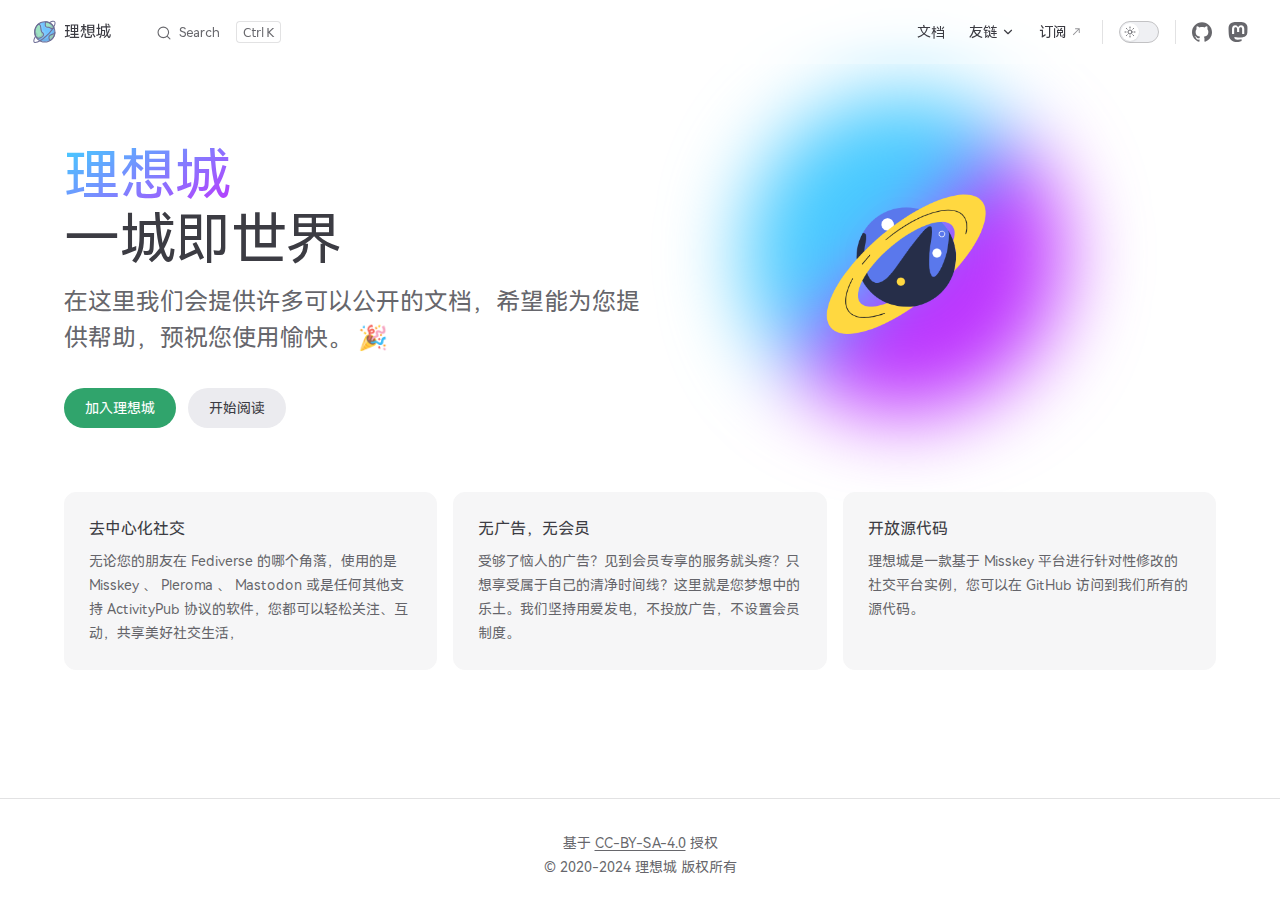
<file: index.html>
<!DOCTYPE html>
<html lang="en-US" dir="ltr">
  <head>
    <meta charset="utf-8">
    <meta name="viewport" content="width=device-width,initial-scale=1">
    <title>理想城</title>
    <meta name="description" content="理想城相关文档">
    <meta name="generator" content="VitePress v1.5.0">
    <link rel="preload stylesheet" href="/assets/style.uTxmNEyy.css" as="style">
    <link rel="preload stylesheet" href="/vp-icons.css" as="style">
    
    <script type="module" src="/assets/app.CQR78oqM.js"></script>
    <link rel="modulepreload" href="/assets/chunks/theme.YOEIhW7v.js">
    <link rel="modulepreload" href="/assets/chunks/framework.DzmM640o.js">
    <link rel="modulepreload" href="/assets/index.md.LQ5v1jPh.lean.js">
    <link rel="icon" href="/img/地球星球.png">
    <script async src="https://www.googletagmanager.com/gtag/js?id=G-CTJ19CXZ5L"></script>
    <script>window.dataLayer=window.dataLayer||[];function gtag(){dataLayer.push(arguments)}gtag("js",new Date),gtag("config","G-CTJ19CXZ5L");</script>
    <script id="check-dark-mode">(()=>{const e=localStorage.getItem("vitepress-theme-appearance")||"auto",a=window.matchMedia("(prefers-color-scheme: dark)").matches;(!e||e==="auto"?a:e==="dark")&&document.documentElement.classList.add("dark")})();</script>
    <script id="check-mac-os">document.documentElement.classList.toggle("mac",/Mac|iPhone|iPod|iPad/i.test(navigator.platform));</script>
  </head>
  <body>
    <div id="app"><div class="Layout" data-v-39b851b6><!--[--><!--]--><!--[--><span tabindex="-1" data-v-a06310ac></span><a href="#VPContent" class="VPSkipLink visually-hidden" data-v-a06310ac> Skip to content </a><!--]--><!----><header class="VPNav" data-v-39b851b6 data-v-1125fe0e><div class="VPNavBar" data-v-1125fe0e data-v-8c74a6bf><div class="wrapper" data-v-8c74a6bf><div class="container" data-v-8c74a6bf><div class="title" data-v-8c74a6bf><div class="VPNavBarTitle" data-v-8c74a6bf data-v-91ea8bb2><a class="title" href="/" data-v-91ea8bb2><!--[--><!--]--><!--[--><img class="VPImage logo" src="/img/地球星球.svg" alt data-v-e838cdb3><!--]--><span data-v-91ea8bb2>理想城</span><!--[--><!--]--></a></div></div><div class="content" data-v-8c74a6bf><div class="content-body" data-v-8c74a6bf><!--[--><!--]--><div class="VPNavBarSearch search" data-v-8c74a6bf><!--[--><!----><div id="local-search"><button type="button" class="DocSearch DocSearch-Button" aria-label="Search"><span class="DocSearch-Button-Container"><span class="vp-icon DocSearch-Search-Icon"></span><span class="DocSearch-Button-Placeholder">Search</span></span><span class="DocSearch-Button-Keys"><kbd class="DocSearch-Button-Key"></kbd><kbd class="DocSearch-Button-Key">K</kbd></span></button></div><!--]--></div><nav aria-labelledby="main-nav-aria-label" class="VPNavBarMenu menu" data-v-8c74a6bf data-v-d62dda7e><span id="main-nav-aria-label" class="visually-hidden" data-v-d62dda7e> Main Navigation </span><!--[--><!--[--><a class="VPLink link VPNavBarMenuLink" href="/docs/" tabindex="0" data-v-d62dda7e data-v-f334ebb6><!--[--><span data-v-f334ebb6>文档</span><!--]--></a><!--]--><!--[--><div class="VPFlyout VPNavBarMenuGroup" data-v-d62dda7e data-v-f1cced18><button type="button" class="button" aria-haspopup="true" aria-expanded="false" data-v-f1cced18><span class="text" data-v-f1cced18><!----><span data-v-f1cced18>友链</span><span class="vpi-chevron-down text-icon" data-v-f1cced18></span></span></button><div class="menu" data-v-f1cced18><div class="VPMenu" data-v-f1cced18 data-v-b71e5dd0><div class="items" data-v-b71e5dd0><!--[--><!--[--><div class="VPMenuLink" data-v-b71e5dd0 data-v-15160b25><a class="VPLink link vp-external-link-icon" href="https://blog.gjcloak.top/" target="_blank" rel="noreferrer" data-v-15160b25><!--[--><span data-v-15160b25>博客</span><!--]--></a></div><!--]--><!--[--><div class="VPMenuLink" data-v-b71e5dd0 data-v-15160b25><a class="VPLink link vp-external-link-icon" href="https://lzplus.top/" target="_blank" rel="noreferrer" data-v-15160b25><!--[--><span data-v-15160b25>理想城</span><!--]--></a></div><!--]--><!--[--><div class="VPMenuLink" data-v-b71e5dd0 data-v-15160b25><a class="VPLink link vp-external-link-icon" href="https://im.lzplus.top/" target="_blank" rel="noreferrer" data-v-15160b25><!--[--><span data-v-15160b25>市民广场</span><!--]--></a></div><!--]--><!--[--><div class="VPMenuLink" data-v-b71e5dd0 data-v-15160b25><a class="VPLink link vp-external-link-icon" href="https://status.lzplus.top/status/all" target="_blank" rel="noreferrer" data-v-15160b25><!--[--><span data-v-15160b25>状态</span><!--]--></a></div><!--]--><!--]--></div><!--[--><!--]--></div></div></div><!--]--><!--[--><a class="VPLink link vp-external-link-icon VPNavBarMenuLink" href="https://lzplus.top/@docs" target="_blank" rel="noreferrer" tabindex="0" data-v-d62dda7e data-v-f334ebb6><!--[--><span data-v-f334ebb6>订阅</span><!--]--></a><!--]--><!--]--></nav><!----><div class="VPNavBarAppearance appearance" data-v-8c74a6bf data-v-407d5c63><button class="VPSwitch VPSwitchAppearance" type="button" role="switch" title aria-checked="false" data-v-407d5c63 data-v-2994eab3 data-v-2ed556eb><span class="check" data-v-2ed556eb><span class="icon" data-v-2ed556eb><!--[--><span class="vpi-sun sun" data-v-2994eab3></span><span class="vpi-moon moon" data-v-2994eab3></span><!--]--></span></span></button></div><div class="VPSocialLinks VPNavBarSocialLinks social-links" data-v-8c74a6bf data-v-05a069e5 data-v-b299d3ce><!--[--><a class="VPSocialLink no-icon" href="https://github.com/gongjuecloak/docs" aria-label="github" target="_blank" rel="noopener" data-v-b299d3ce data-v-1dde8092><span class="vpi-social-github"></span></a><a class="VPSocialLink no-icon" href="https://lzplus.top/@docs" aria-label="mastodon" target="_blank" rel="noopener" data-v-b299d3ce data-v-1dde8092><span class="vpi-social-mastodon"></span></a><!--]--></div><div class="VPFlyout VPNavBarExtra extra" data-v-8c74a6bf data-v-d10923a3 data-v-f1cced18><button type="button" class="button" aria-haspopup="true" aria-expanded="false" aria-label="extra navigation" data-v-f1cced18><span class="vpi-more-horizontal icon" data-v-f1cced18></span></button><div class="menu" data-v-f1cced18><div class="VPMenu" data-v-f1cced18 data-v-b71e5dd0><!----><!--[--><!--[--><!----><div class="group" data-v-d10923a3><div class="item appearance" data-v-d10923a3><p class="label" data-v-d10923a3>Appearance</p><div class="appearance-action" data-v-d10923a3><button class="VPSwitch VPSwitchAppearance" type="button" role="switch" title aria-checked="false" data-v-d10923a3 data-v-2994eab3 data-v-2ed556eb><span class="check" data-v-2ed556eb><span class="icon" data-v-2ed556eb><!--[--><span class="vpi-sun sun" data-v-2994eab3></span><span class="vpi-moon moon" data-v-2994eab3></span><!--]--></span></span></button></div></div></div><div class="group" data-v-d10923a3><div class="item social-links" data-v-d10923a3><div class="VPSocialLinks social-links-list" data-v-d10923a3 data-v-b299d3ce><!--[--><a class="VPSocialLink no-icon" href="https://github.com/gongjuecloak/docs" aria-label="github" target="_blank" rel="noopener" data-v-b299d3ce data-v-1dde8092><span class="vpi-social-github"></span></a><a class="VPSocialLink no-icon" href="https://lzplus.top/@docs" aria-label="mastodon" target="_blank" rel="noopener" data-v-b299d3ce data-v-1dde8092><span class="vpi-social-mastodon"></span></a><!--]--></div></div></div><!--]--><!--]--></div></div></div><!--[--><!--]--><button type="button" class="VPNavBarHamburger hamburger" aria-label="mobile navigation" aria-expanded="false" aria-controls="VPNavScreen" data-v-8c74a6bf data-v-661d4f1a><span class="container" data-v-661d4f1a><span class="top" data-v-661d4f1a></span><span class="middle" data-v-661d4f1a></span><span class="bottom" data-v-661d4f1a></span></span></button></div></div></div></div><div class="divider" data-v-8c74a6bf><div class="divider-line" data-v-8c74a6bf></div></div></div><!----></header><!----><!----><div class="VPContent is-home" id="VPContent" data-v-39b851b6 data-v-cc09d6e0><div class="VPHome" data-v-cc09d6e0 data-v-30316261><!--[--><!--]--><div class="VPHero has-image VPHomeHero" data-v-30316261 data-v-a8266bd2><div class="container" data-v-a8266bd2><div class="main" data-v-a8266bd2><!--[--><!--]--><!--[--><h1 class="name" data-v-a8266bd2><span class="clip" data-v-a8266bd2>理想城</span></h1><p class="text" data-v-a8266bd2>一城即世界</p><p class="tagline" data-v-a8266bd2>在这里我们会提供许多可以公开的文档，希望能为您提供帮助，预祝您使用愉快。 🎉</p><!--]--><!--[--><!--]--><div class="actions" data-v-a8266bd2><!--[--><div class="action" data-v-a8266bd2><a class="VPButton medium brand" href="https://lzplus.top/" target="_blank" rel="noreferrer" data-v-a8266bd2 data-v-913f79e0>加入理想城</a></div><div class="action" data-v-a8266bd2><a class="VPButton medium alt" href="/basic/Arcology-Project-Description.html" data-v-a8266bd2 data-v-913f79e0>开始阅读</a></div><!--]--></div><!--[--><!--]--></div><div class="image" data-v-a8266bd2><div class="image-container" data-v-a8266bd2><div class="image-bg" data-v-a8266bd2></div><!--[--><!--[--><img class="VPImage image-src" src="/img/home.png" alt="背景图" data-v-e838cdb3><!--]--><!--]--></div></div></div></div><!--[--><!--]--><!--[--><!--]--><div class="VPFeatures VPHomeFeatures" data-v-30316261 data-v-364f1c1e><div class="container" data-v-364f1c1e><div class="items" data-v-364f1c1e><!--[--><div class="grid-3 item" data-v-364f1c1e><div class="VPLink no-icon VPFeature" data-v-364f1c1e data-v-b2767c9d><!--[--><article class="box" data-v-b2767c9d><!----><h2 class="title" data-v-b2767c9d>去中心化社交</h2><p class="details" data-v-b2767c9d>无论您的朋友在 Fediverse 的哪个角落，使用的是 Misskey 、 Pleroma 、 Mastodon 或是任何其他支持 ActivityPub 协议的软件，您都可以轻松关注、互动，共享美好社交生活，</p><!----></article><!--]--></div></div><div class="grid-3 item" data-v-364f1c1e><div class="VPLink no-icon VPFeature" data-v-364f1c1e data-v-b2767c9d><!--[--><article class="box" data-v-b2767c9d><!----><h2 class="title" data-v-b2767c9d>无广告，无会员</h2><p class="details" data-v-b2767c9d>受够了恼人的广告？见到会员专享的服务就头疼？只想享受属于自己的清净时间线？这里就是您梦想中的乐土。我们坚持用爱发电，不投放广告，不设置会员制度。</p><!----></article><!--]--></div></div><div class="grid-3 item" data-v-364f1c1e><div class="VPLink no-icon VPFeature" data-v-364f1c1e data-v-b2767c9d><!--[--><article class="box" data-v-b2767c9d><!----><h2 class="title" data-v-b2767c9d>开放源代码</h2><p class="details" data-v-b2767c9d>理想城是一款基于 Misskey 平台进行针对性修改的社交平台实例，您可以在 GitHub 访问到我们所有的源代码。</p><!----></article><!--]--></div></div><!--]--></div></div></div><!--[--><!--]--><div class="vp-doc container" style="" data-v-30316261 data-v-ec979b25><!--[--><div style="position:relative;" data-v-30316261><div></div></div><!--]--></div></div></div><footer class="VPFooter" data-v-39b851b6 data-v-ed47955f><div class="container" data-v-ed47955f><p class="message" data-v-ed47955f>基于 <a target="_blank" href="https://creativecommons.org/licenses/by-sa/4.0/deed.zh-hans">CC-BY-SA-4.0</a> 授权</p><p class="copyright" data-v-ed47955f>© 2020-2024 理想城 版权所有</p></div></footer><!--[--><!--]--></div></div>
    <script>window.__VP_HASH_MAP__=JSON.parse("{\"basic_arcology-project-description.md\":\"CjHwZkmf\",\"basic_important_notes.md\":\"BPGBBfpT\",\"basic_instance-rules.md\":\"ZQkkIf6d\",\"basic_privacy-policy.md\":\"HI_prFVg\",\"index.md\":\"LQ5v1jPh\",\"other_contact-us.md\":\"BJkunx_V\",\"other_service-architecture.md\":\"BW9-b_54\",\"other_sponsor.md\":\"CTNyBVW9\",\"readme.md\":\"f7KBy6Cs\",\"textbook_grammatical.md\":\"CV97ZZWU\"}");window.__VP_SITE_DATA__=JSON.parse("{\"lang\":\"en-US\",\"dir\":\"ltr\",\"title\":\"理想城\",\"description\":\"理想城相关文档\",\"base\":\"/\",\"head\":[],\"router\":{\"prefetchLinks\":true},\"appearance\":true,\"themeConfig\":{\"logo\":\"/img/地球星球.svg\",\"nav\":[{\"text\":\"文档\",\"link\":\"/docs/\"},{\"text\":\"友链\",\"items\":[{\"text\":\"博客\",\"link\":\"https://blog.gjcloak.top/\"},{\"text\":\"理想城\",\"link\":\"https://lzplus.top/\"},{\"text\":\"市民广场\",\"link\":\"https://im.lzplus.top/\"},{\"text\":\"状态\",\"link\":\"https://status.lzplus.top/status/all\"}]},{\"text\":\"订阅\",\"link\":\"https://lzplus.top/@docs\"}],\"returnToTopLabel\":\"返回顶部\",\"sidebarMenuLabel\":\"目录\",\"sidebar\":[{\"text\":\"基础规范\",\"items\":[{\"text\":\"实例说明\",\"link\":\"/basic/Arcology-Project-Description\"},{\"text\":\"实例规则\",\"link\":\"/basic/Instance-Rules\"},{\"text\":\"隐私政策\",\"link\":\"/basic/Privacy-Policy\"},{\"text\":\"注意事项\",\"link\":\"/basic/IMPORTANT_NOTES\"}]},{\"text\":\"其他\",\"items\":[{\"text\":\"联系我们\",\"link\":\"/other/contact-us\"},{\"text\":\"服务架构\",\"link\":\"/other/Service-Architecture\"},{\"text\":\"赞助\",\"link\":\"/other/sponsor\"}]}],\"search\":{\"provider\":\"local\"},\"lastUpdated\":{\"text\":\"更新于 \",\"formatOptions\":{\"dateStyle\":\"short\",\"timeStyle\":\"medium\"}},\"editLink\":{\"pattern\":\"https://github.com/gongjuecloak/docs/edit/main/:path\",\"text\":\"在GitHub上编辑\"},\"socialLinks\":[{\"icon\":\"github\",\"link\":\"https://github.com/gongjuecloak/docs\"},{\"icon\":\"mastodon\",\"link\":\"https://lzplus.top/@docs\"}],\"footer\":{\"message\":\"基于 <a target=\\\"_blank\\\" href=\\\"https://creativecommons.org/licenses/by-sa/4.0/deed.zh-hans\\\">CC-BY-SA-4.0</a> 授权\",\"copyright\":\"© 2020-2024 理想城 版权所有\"}},\"locales\":{},\"scrollOffset\":134,\"cleanUrls\":false}");</script>
    
  </body>
</html>
</file>
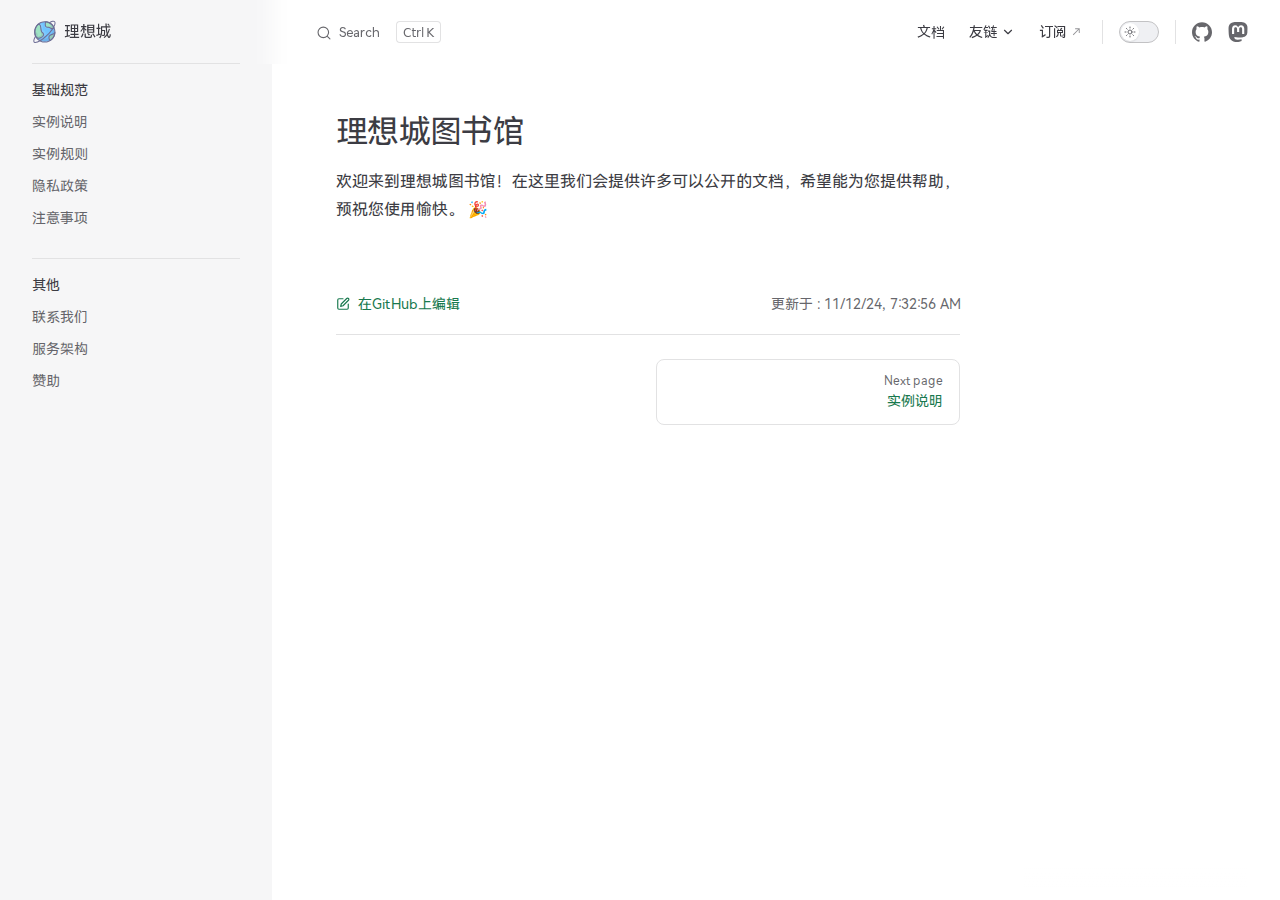
<file: README.html>
<!DOCTYPE html>
<html lang="en-US" dir="ltr">
  <head>
    <meta charset="utf-8">
    <meta name="viewport" content="width=device-width,initial-scale=1">
    <title>理想城图书馆 | 理想城</title>
    <meta name="description" content="理想城相关文档">
    <meta name="generator" content="VitePress v1.5.0">
    <link rel="preload stylesheet" href="/assets/style.uTxmNEyy.css" as="style">
    <link rel="preload stylesheet" href="/vp-icons.css" as="style">
    
    <script type="module" src="/assets/app.CQR78oqM.js"></script>
    <link rel="modulepreload" href="/assets/chunks/theme.YOEIhW7v.js">
    <link rel="modulepreload" href="/assets/chunks/framework.DzmM640o.js">
    <link rel="modulepreload" href="/assets/README.md.f7KBy6Cs.lean.js">
    <link rel="icon" href="/img/地球星球.png">
    <script async src="https://www.googletagmanager.com/gtag/js?id=G-CTJ19CXZ5L"></script>
    <script>window.dataLayer=window.dataLayer||[];function gtag(){dataLayer.push(arguments)}gtag("js",new Date),gtag("config","G-CTJ19CXZ5L");</script>
    <script id="check-dark-mode">(()=>{const e=localStorage.getItem("vitepress-theme-appearance")||"auto",a=window.matchMedia("(prefers-color-scheme: dark)").matches;(!e||e==="auto"?a:e==="dark")&&document.documentElement.classList.add("dark")})();</script>
    <script id="check-mac-os">document.documentElement.classList.toggle("mac",/Mac|iPhone|iPod|iPad/i.test(navigator.platform));</script>
  </head>
  <body>
    <div id="app"><div class="Layout" data-v-39b851b6><!--[--><!--]--><!--[--><span tabindex="-1" data-v-a06310ac></span><a href="#VPContent" class="VPSkipLink visually-hidden" data-v-a06310ac> Skip to content </a><!--]--><!----><header class="VPNav" data-v-39b851b6 data-v-1125fe0e><div class="VPNavBar" data-v-1125fe0e data-v-8c74a6bf><div class="wrapper" data-v-8c74a6bf><div class="container" data-v-8c74a6bf><div class="title" data-v-8c74a6bf><div class="VPNavBarTitle has-sidebar" data-v-8c74a6bf data-v-91ea8bb2><a class="title" href="/" data-v-91ea8bb2><!--[--><!--]--><!--[--><img class="VPImage logo" src="/img/地球星球.svg" alt data-v-e838cdb3><!--]--><span data-v-91ea8bb2>理想城</span><!--[--><!--]--></a></div></div><div class="content" data-v-8c74a6bf><div class="content-body" data-v-8c74a6bf><!--[--><!--]--><div class="VPNavBarSearch search" data-v-8c74a6bf><!--[--><!----><div id="local-search"><button type="button" class="DocSearch DocSearch-Button" aria-label="Search"><span class="DocSearch-Button-Container"><span class="vp-icon DocSearch-Search-Icon"></span><span class="DocSearch-Button-Placeholder">Search</span></span><span class="DocSearch-Button-Keys"><kbd class="DocSearch-Button-Key"></kbd><kbd class="DocSearch-Button-Key">K</kbd></span></button></div><!--]--></div><nav aria-labelledby="main-nav-aria-label" class="VPNavBarMenu menu" data-v-8c74a6bf data-v-d62dda7e><span id="main-nav-aria-label" class="visually-hidden" data-v-d62dda7e> Main Navigation </span><!--[--><!--[--><a class="VPLink link VPNavBarMenuLink" href="/docs/" tabindex="0" data-v-d62dda7e data-v-f334ebb6><!--[--><span data-v-f334ebb6>文档</span><!--]--></a><!--]--><!--[--><div class="VPFlyout VPNavBarMenuGroup" data-v-d62dda7e data-v-f1cced18><button type="button" class="button" aria-haspopup="true" aria-expanded="false" data-v-f1cced18><span class="text" data-v-f1cced18><!----><span data-v-f1cced18>友链</span><span class="vpi-chevron-down text-icon" data-v-f1cced18></span></span></button><div class="menu" data-v-f1cced18><div class="VPMenu" data-v-f1cced18 data-v-b71e5dd0><div class="items" data-v-b71e5dd0><!--[--><!--[--><div class="VPMenuLink" data-v-b71e5dd0 data-v-15160b25><a class="VPLink link vp-external-link-icon" href="https://blog.gjcloak.top/" target="_blank" rel="noreferrer" data-v-15160b25><!--[--><span data-v-15160b25>博客</span><!--]--></a></div><!--]--><!--[--><div class="VPMenuLink" data-v-b71e5dd0 data-v-15160b25><a class="VPLink link vp-external-link-icon" href="https://lzplus.top/" target="_blank" rel="noreferrer" data-v-15160b25><!--[--><span data-v-15160b25>理想城</span><!--]--></a></div><!--]--><!--[--><div class="VPMenuLink" data-v-b71e5dd0 data-v-15160b25><a class="VPLink link vp-external-link-icon" href="https://im.lzplus.top/" target="_blank" rel="noreferrer" data-v-15160b25><!--[--><span data-v-15160b25>市民广场</span><!--]--></a></div><!--]--><!--[--><div class="VPMenuLink" data-v-b71e5dd0 data-v-15160b25><a class="VPLink link vp-external-link-icon" href="https://status.lzplus.top/status/all" target="_blank" rel="noreferrer" data-v-15160b25><!--[--><span data-v-15160b25>状态</span><!--]--></a></div><!--]--><!--]--></div><!--[--><!--]--></div></div></div><!--]--><!--[--><a class="VPLink link vp-external-link-icon VPNavBarMenuLink" href="https://lzplus.top/@docs" target="_blank" rel="noreferrer" tabindex="0" data-v-d62dda7e data-v-f334ebb6><!--[--><span data-v-f334ebb6>订阅</span><!--]--></a><!--]--><!--]--></nav><!----><div class="VPNavBarAppearance appearance" data-v-8c74a6bf data-v-407d5c63><button class="VPSwitch VPSwitchAppearance" type="button" role="switch" title aria-checked="false" data-v-407d5c63 data-v-2994eab3 data-v-2ed556eb><span class="check" data-v-2ed556eb><span class="icon" data-v-2ed556eb><!--[--><span class="vpi-sun sun" data-v-2994eab3></span><span class="vpi-moon moon" data-v-2994eab3></span><!--]--></span></span></button></div><div class="VPSocialLinks VPNavBarSocialLinks social-links" data-v-8c74a6bf data-v-05a069e5 data-v-b299d3ce><!--[--><a class="VPSocialLink no-icon" href="https://github.com/gongjuecloak/docs" aria-label="github" target="_blank" rel="noopener" data-v-b299d3ce data-v-1dde8092><span class="vpi-social-github"></span></a><a class="VPSocialLink no-icon" href="https://lzplus.top/@docs" aria-label="mastodon" target="_blank" rel="noopener" data-v-b299d3ce data-v-1dde8092><span class="vpi-social-mastodon"></span></a><!--]--></div><div class="VPFlyout VPNavBarExtra extra" data-v-8c74a6bf data-v-d10923a3 data-v-f1cced18><button type="button" class="button" aria-haspopup="true" aria-expanded="false" aria-label="extra navigation" data-v-f1cced18><span class="vpi-more-horizontal icon" data-v-f1cced18></span></button><div class="menu" data-v-f1cced18><div class="VPMenu" data-v-f1cced18 data-v-b71e5dd0><!----><!--[--><!--[--><!----><div class="group" data-v-d10923a3><div class="item appearance" data-v-d10923a3><p class="label" data-v-d10923a3>Appearance</p><div class="appearance-action" data-v-d10923a3><button class="VPSwitch VPSwitchAppearance" type="button" role="switch" title aria-checked="false" data-v-d10923a3 data-v-2994eab3 data-v-2ed556eb><span class="check" data-v-2ed556eb><span class="icon" data-v-2ed556eb><!--[--><span class="vpi-sun sun" data-v-2994eab3></span><span class="vpi-moon moon" data-v-2994eab3></span><!--]--></span></span></button></div></div></div><div class="group" data-v-d10923a3><div class="item social-links" data-v-d10923a3><div class="VPSocialLinks social-links-list" data-v-d10923a3 data-v-b299d3ce><!--[--><a class="VPSocialLink no-icon" href="https://github.com/gongjuecloak/docs" aria-label="github" target="_blank" rel="noopener" data-v-b299d3ce data-v-1dde8092><span class="vpi-social-github"></span></a><a class="VPSocialLink no-icon" href="https://lzplus.top/@docs" aria-label="mastodon" target="_blank" rel="noopener" data-v-b299d3ce data-v-1dde8092><span class="vpi-social-mastodon"></span></a><!--]--></div></div></div><!--]--><!--]--></div></div></div><!--[--><!--]--><button type="button" class="VPNavBarHamburger hamburger" aria-label="mobile navigation" aria-expanded="false" aria-controls="VPNavScreen" data-v-8c74a6bf data-v-661d4f1a><span class="container" data-v-661d4f1a><span class="top" data-v-661d4f1a></span><span class="middle" data-v-661d4f1a></span><span class="bottom" data-v-661d4f1a></span></span></button></div></div></div></div><div class="divider" data-v-8c74a6bf><div class="divider-line" data-v-8c74a6bf></div></div></div><!----></header><div class="VPLocalNav has-sidebar empty" data-v-39b851b6 data-v-e758e1b7><div class="container" data-v-e758e1b7><button class="menu" aria-expanded="false" aria-controls="VPSidebarNav" data-v-e758e1b7><span class="vpi-align-left menu-icon" data-v-e758e1b7></span><span class="menu-text" data-v-e758e1b7>目录</span></button><div class="VPLocalNavOutlineDropdown" style="--vp-vh:0px;" data-v-e758e1b7 data-v-ebf966df><button data-v-ebf966df>返回顶部</button><!----></div></div></div><aside class="VPSidebar" data-v-39b851b6 data-v-6b9869d7><div class="curtain" data-v-6b9869d7></div><nav class="nav" id="VPSidebarNav" aria-labelledby="sidebar-aria-label" tabindex="-1" data-v-6b9869d7><span class="visually-hidden" id="sidebar-aria-label" data-v-6b9869d7> Sidebar Navigation </span><!--[--><!--]--><!--[--><div class="no-transition group" data-v-71286ee5><section class="VPSidebarItem level-0" data-v-71286ee5 data-v-877bfe94><div class="item" role="button" tabindex="0" data-v-877bfe94><div class="indicator" data-v-877bfe94></div><h2 class="text" data-v-877bfe94>基础规范</h2><!----></div><div class="items" data-v-877bfe94><!--[--><div class="VPSidebarItem level-1 is-link" data-v-877bfe94 data-v-877bfe94><div class="item" data-v-877bfe94><div class="indicator" data-v-877bfe94></div><a class="VPLink link link" href="/basic/Arcology-Project-Description.html" data-v-877bfe94><!--[--><p class="text" data-v-877bfe94>实例说明</p><!--]--></a><!----></div><!----></div><div class="VPSidebarItem level-1 is-link" data-v-877bfe94 data-v-877bfe94><div class="item" data-v-877bfe94><div class="indicator" data-v-877bfe94></div><a class="VPLink link link" href="/basic/Instance-Rules.html" data-v-877bfe94><!--[--><p class="text" data-v-877bfe94>实例规则</p><!--]--></a><!----></div><!----></div><div class="VPSidebarItem level-1 is-link" data-v-877bfe94 data-v-877bfe94><div class="item" data-v-877bfe94><div class="indicator" data-v-877bfe94></div><a class="VPLink link link" href="/basic/Privacy-Policy.html" data-v-877bfe94><!--[--><p class="text" data-v-877bfe94>隐私政策</p><!--]--></a><!----></div><!----></div><div class="VPSidebarItem level-1 is-link" data-v-877bfe94 data-v-877bfe94><div class="item" data-v-877bfe94><div class="indicator" data-v-877bfe94></div><a class="VPLink link link" href="/basic/IMPORTANT_NOTES.html" data-v-877bfe94><!--[--><p class="text" data-v-877bfe94>注意事项</p><!--]--></a><!----></div><!----></div><!--]--></div></section></div><div class="no-transition group" data-v-71286ee5><section class="VPSidebarItem level-0" data-v-71286ee5 data-v-877bfe94><div class="item" role="button" tabindex="0" data-v-877bfe94><div class="indicator" data-v-877bfe94></div><h2 class="text" data-v-877bfe94>其他</h2><!----></div><div class="items" data-v-877bfe94><!--[--><div class="VPSidebarItem level-1 is-link" data-v-877bfe94 data-v-877bfe94><div class="item" data-v-877bfe94><div class="indicator" data-v-877bfe94></div><a class="VPLink link link" href="/other/contact-us.html" data-v-877bfe94><!--[--><p class="text" data-v-877bfe94>联系我们</p><!--]--></a><!----></div><!----></div><div class="VPSidebarItem level-1 is-link" data-v-877bfe94 data-v-877bfe94><div class="item" data-v-877bfe94><div class="indicator" data-v-877bfe94></div><a class="VPLink link link" href="/other/Service-Architecture.html" data-v-877bfe94><!--[--><p class="text" data-v-877bfe94>服务架构</p><!--]--></a><!----></div><!----></div><div class="VPSidebarItem level-1 is-link" data-v-877bfe94 data-v-877bfe94><div class="item" data-v-877bfe94><div class="indicator" data-v-877bfe94></div><a class="VPLink link link" href="/other/sponsor.html" data-v-877bfe94><!--[--><p class="text" data-v-877bfe94>赞助</p><!--]--></a><!----></div><!----></div><!--]--></div></section></div><!--]--><!--[--><!--]--></nav></aside><div class="VPContent has-sidebar" id="VPContent" data-v-39b851b6 data-v-cc09d6e0><div class="VPDoc has-sidebar has-aside" data-v-cc09d6e0 data-v-f87ade32><!--[--><!--]--><div class="container" data-v-f87ade32><div class="aside" data-v-f87ade32><div class="aside-curtain" data-v-f87ade32></div><div class="aside-container" data-v-f87ade32><div class="aside-content" data-v-f87ade32><div class="VPDocAside" data-v-f87ade32 data-v-c0d770e2><!--[--><!--]--><!--[--><!--]--><nav aria-labelledby="doc-outline-aria-label" class="VPDocAsideOutline" data-v-c0d770e2 data-v-154faa32><div class="content" data-v-154faa32><div class="outline-marker" data-v-154faa32></div><div aria-level="2" class="outline-title" id="doc-outline-aria-label" role="heading" data-v-154faa32>On this page</div><ul class="VPDocOutlineItem root" data-v-154faa32 data-v-a993366b><!--[--><!--]--></ul></div></nav><!--[--><!--]--><div class="spacer" data-v-c0d770e2></div><!--[--><!--]--><!----><!--[--><!--]--><!--[--><!--]--></div></div></div></div><div class="content" data-v-f87ade32><div class="content-container" data-v-f87ade32><!--[--><!--]--><main class="main" data-v-f87ade32><div style="position:relative;" class="vp-doc _README" data-v-f87ade32><div><h1 id="理想城图书馆" tabindex="-1">理想城图书馆 <a class="header-anchor" href="#理想城图书馆" aria-label="Permalink to &quot;理想城图书馆&quot;">​</a></h1><p>欢迎来到理想城图书馆！在这里我们会提供许多可以公开的文档，希望能为您提供帮助，预祝您使用愉快。 🎉</p></div></div></main><footer class="VPDocFooter" data-v-f87ade32 data-v-a287ad5f><!--[--><!--]--><div class="edit-info" data-v-a287ad5f><div class="edit-link" data-v-a287ad5f><a class="VPLink link vp-external-link-icon no-icon edit-link-button" href="https://github.com/gongjuecloak/docs/edit/main/README.md" target="_blank" rel="noreferrer" data-v-a287ad5f><!--[--><span class="vpi-square-pen edit-link-icon" data-v-a287ad5f></span> 在GitHub上编辑<!--]--></a></div><div class="last-updated" data-v-a287ad5f><p class="VPLastUpdated" data-v-a287ad5f data-v-acf4bd3a>更新于 : <time datetime="2024-11-12T07:32:56.000Z" data-v-acf4bd3a></time></p></div></div><nav class="prev-next" aria-labelledby="doc-footer-aria-label" data-v-a287ad5f><span class="visually-hidden" id="doc-footer-aria-label" data-v-a287ad5f>Pager</span><div class="pager" data-v-a287ad5f><!----></div><div class="pager" data-v-a287ad5f><a class="VPLink link pager-link next" href="/basic/Arcology-Project-Description.html" data-v-a287ad5f><!--[--><span class="desc" data-v-a287ad5f>Next page</span><span class="title" data-v-a287ad5f>实例说明</span><!--]--></a></div></nav></footer><!--[--><!--]--></div></div></div><!--[--><!--]--></div></div><footer class="VPFooter has-sidebar" data-v-39b851b6 data-v-ed47955f><div class="container" data-v-ed47955f><p class="message" data-v-ed47955f>基于 <a target="_blank" href="https://creativecommons.org/licenses/by-sa/4.0/deed.zh-hans">CC-BY-SA-4.0</a> 授权</p><p class="copyright" data-v-ed47955f>© 2020-2024 理想城 版权所有</p></div></footer><!--[--><!--]--></div></div>
    <script>window.__VP_HASH_MAP__=JSON.parse("{\"basic_arcology-project-description.md\":\"CjHwZkmf\",\"basic_important_notes.md\":\"BPGBBfpT\",\"basic_instance-rules.md\":\"ZQkkIf6d\",\"basic_privacy-policy.md\":\"HI_prFVg\",\"index.md\":\"LQ5v1jPh\",\"other_contact-us.md\":\"BJkunx_V\",\"other_service-architecture.md\":\"BW9-b_54\",\"other_sponsor.md\":\"CTNyBVW9\",\"readme.md\":\"f7KBy6Cs\",\"textbook_grammatical.md\":\"CV97ZZWU\"}");window.__VP_SITE_DATA__=JSON.parse("{\"lang\":\"en-US\",\"dir\":\"ltr\",\"title\":\"理想城\",\"description\":\"理想城相关文档\",\"base\":\"/\",\"head\":[],\"router\":{\"prefetchLinks\":true},\"appearance\":true,\"themeConfig\":{\"logo\":\"/img/地球星球.svg\",\"nav\":[{\"text\":\"文档\",\"link\":\"/docs/\"},{\"text\":\"友链\",\"items\":[{\"text\":\"博客\",\"link\":\"https://blog.gjcloak.top/\"},{\"text\":\"理想城\",\"link\":\"https://lzplus.top/\"},{\"text\":\"市民广场\",\"link\":\"https://im.lzplus.top/\"},{\"text\":\"状态\",\"link\":\"https://status.lzplus.top/status/all\"}]},{\"text\":\"订阅\",\"link\":\"https://lzplus.top/@docs\"}],\"returnToTopLabel\":\"返回顶部\",\"sidebarMenuLabel\":\"目录\",\"sidebar\":[{\"text\":\"基础规范\",\"items\":[{\"text\":\"实例说明\",\"link\":\"/basic/Arcology-Project-Description\"},{\"text\":\"实例规则\",\"link\":\"/basic/Instance-Rules\"},{\"text\":\"隐私政策\",\"link\":\"/basic/Privacy-Policy\"},{\"text\":\"注意事项\",\"link\":\"/basic/IMPORTANT_NOTES\"}]},{\"text\":\"其他\",\"items\":[{\"text\":\"联系我们\",\"link\":\"/other/contact-us\"},{\"text\":\"服务架构\",\"link\":\"/other/Service-Architecture\"},{\"text\":\"赞助\",\"link\":\"/other/sponsor\"}]}],\"search\":{\"provider\":\"local\"},\"lastUpdated\":{\"text\":\"更新于 \",\"formatOptions\":{\"dateStyle\":\"short\",\"timeStyle\":\"medium\"}},\"editLink\":{\"pattern\":\"https://github.com/gongjuecloak/docs/edit/main/:path\",\"text\":\"在GitHub上编辑\"},\"socialLinks\":[{\"icon\":\"github\",\"link\":\"https://github.com/gongjuecloak/docs\"},{\"icon\":\"mastodon\",\"link\":\"https://lzplus.top/@docs\"}],\"footer\":{\"message\":\"基于 <a target=\\\"_blank\\\" href=\\\"https://creativecommons.org/licenses/by-sa/4.0/deed.zh-hans\\\">CC-BY-SA-4.0</a> 授权\",\"copyright\":\"© 2020-2024 理想城 版权所有\"}},\"locales\":{},\"scrollOffset\":134,\"cleanUrls\":false}");</script>
    
  </body>
</html>
</file>
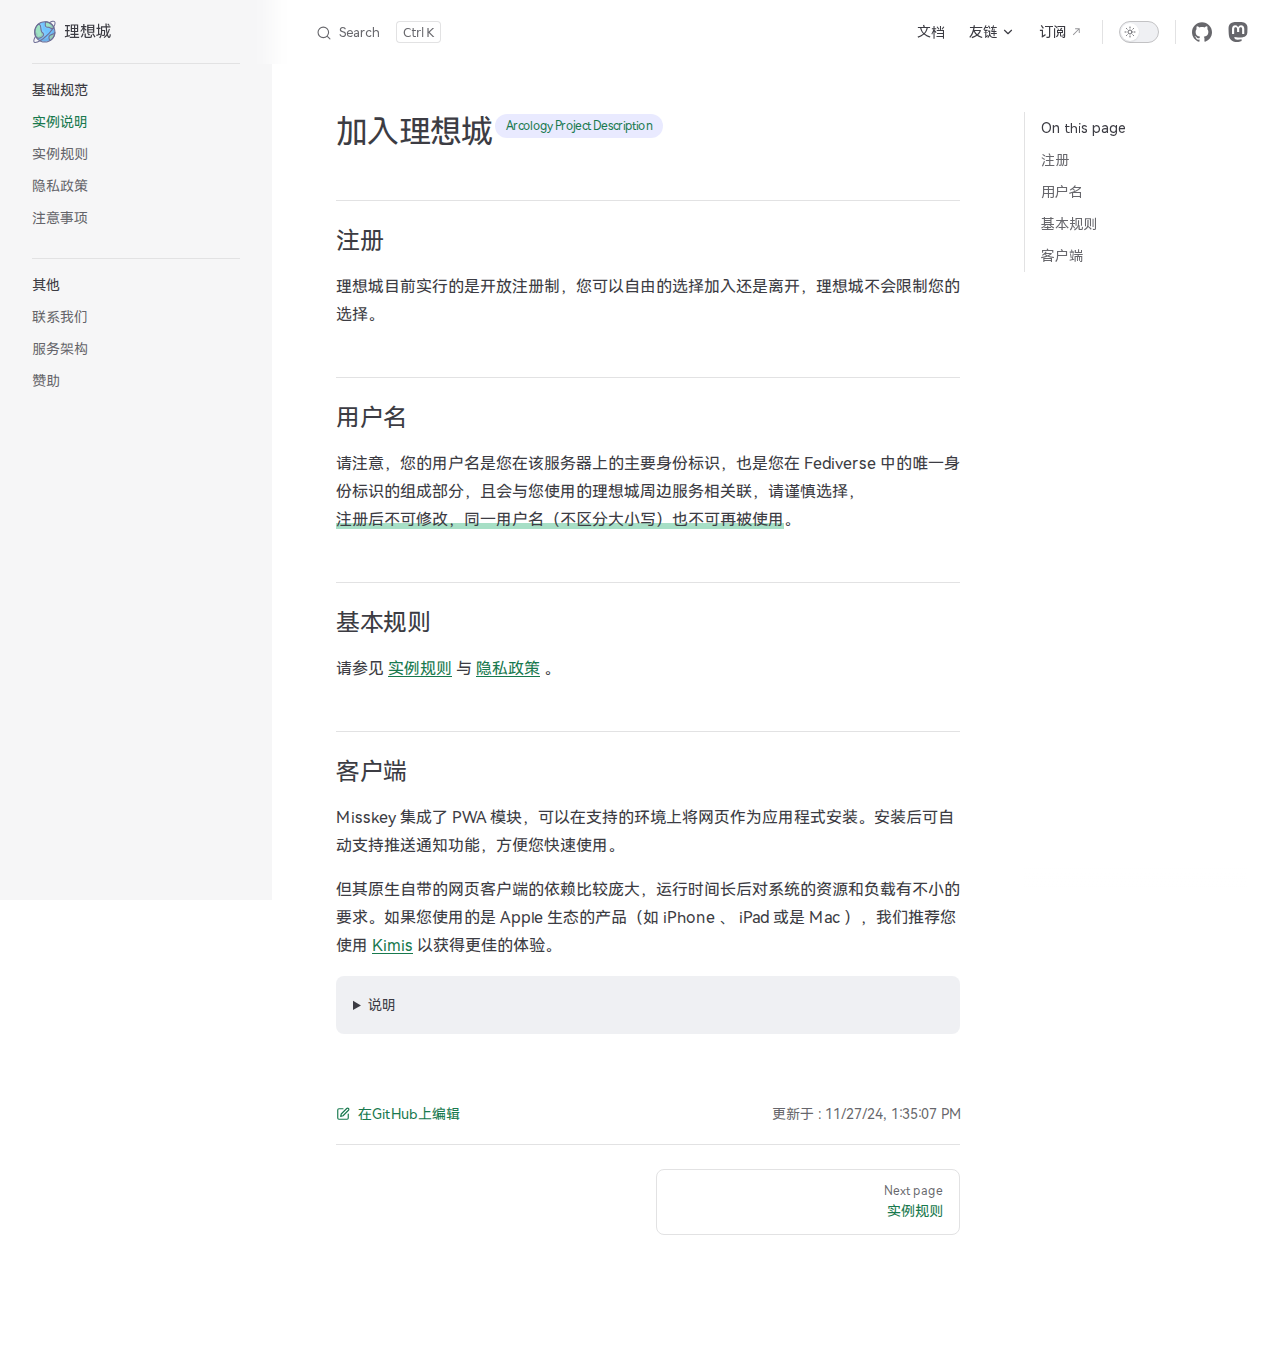
<file: basic/Arcology-Project-Description.html>
<!DOCTYPE html>
<html lang="en-US" dir="ltr">
  <head>
    <meta charset="utf-8">
    <meta name="viewport" content="width=device-width,initial-scale=1">
    <title>加入理想城 | 理想城</title>
    <meta name="description" content="理想城相关文档">
    <meta name="generator" content="VitePress v1.5.0">
    <link rel="preload stylesheet" href="/assets/style.uTxmNEyy.css" as="style">
    <link rel="preload stylesheet" href="/vp-icons.css" as="style">
    
    <script type="module" src="/assets/app.CQR78oqM.js"></script>
    <link rel="modulepreload" href="/assets/chunks/theme.YOEIhW7v.js">
    <link rel="modulepreload" href="/assets/chunks/framework.DzmM640o.js">
    <link rel="modulepreload" href="/assets/basic_Arcology-Project-Description.md.CjHwZkmf.lean.js">
    <link rel="icon" href="/img/地球星球.png">
    <script async src="https://www.googletagmanager.com/gtag/js?id=G-CTJ19CXZ5L"></script>
    <script>window.dataLayer=window.dataLayer||[];function gtag(){dataLayer.push(arguments)}gtag("js",new Date),gtag("config","G-CTJ19CXZ5L");</script>
    <script id="check-dark-mode">(()=>{const e=localStorage.getItem("vitepress-theme-appearance")||"auto",a=window.matchMedia("(prefers-color-scheme: dark)").matches;(!e||e==="auto"?a:e==="dark")&&document.documentElement.classList.add("dark")})();</script>
    <script id="check-mac-os">document.documentElement.classList.toggle("mac",/Mac|iPhone|iPod|iPad/i.test(navigator.platform));</script>
  </head>
  <body>
    <div id="app"><div class="Layout" data-v-39b851b6><!--[--><!--]--><!--[--><span tabindex="-1" data-v-a06310ac></span><a href="#VPContent" class="VPSkipLink visually-hidden" data-v-a06310ac> Skip to content </a><!--]--><!----><header class="VPNav" data-v-39b851b6 data-v-1125fe0e><div class="VPNavBar" data-v-1125fe0e data-v-8c74a6bf><div class="wrapper" data-v-8c74a6bf><div class="container" data-v-8c74a6bf><div class="title" data-v-8c74a6bf><div class="VPNavBarTitle has-sidebar" data-v-8c74a6bf data-v-91ea8bb2><a class="title" href="/" data-v-91ea8bb2><!--[--><!--]--><!--[--><img class="VPImage logo" src="/img/地球星球.svg" alt data-v-e838cdb3><!--]--><span data-v-91ea8bb2>理想城</span><!--[--><!--]--></a></div></div><div class="content" data-v-8c74a6bf><div class="content-body" data-v-8c74a6bf><!--[--><!--]--><div class="VPNavBarSearch search" data-v-8c74a6bf><!--[--><!----><div id="local-search"><button type="button" class="DocSearch DocSearch-Button" aria-label="Search"><span class="DocSearch-Button-Container"><span class="vp-icon DocSearch-Search-Icon"></span><span class="DocSearch-Button-Placeholder">Search</span></span><span class="DocSearch-Button-Keys"><kbd class="DocSearch-Button-Key"></kbd><kbd class="DocSearch-Button-Key">K</kbd></span></button></div><!--]--></div><nav aria-labelledby="main-nav-aria-label" class="VPNavBarMenu menu" data-v-8c74a6bf data-v-d62dda7e><span id="main-nav-aria-label" class="visually-hidden" data-v-d62dda7e> Main Navigation </span><!--[--><!--[--><a class="VPLink link VPNavBarMenuLink" href="/docs/" tabindex="0" data-v-d62dda7e data-v-f334ebb6><!--[--><span data-v-f334ebb6>文档</span><!--]--></a><!--]--><!--[--><div class="VPFlyout VPNavBarMenuGroup" data-v-d62dda7e data-v-f1cced18><button type="button" class="button" aria-haspopup="true" aria-expanded="false" data-v-f1cced18><span class="text" data-v-f1cced18><!----><span data-v-f1cced18>友链</span><span class="vpi-chevron-down text-icon" data-v-f1cced18></span></span></button><div class="menu" data-v-f1cced18><div class="VPMenu" data-v-f1cced18 data-v-b71e5dd0><div class="items" data-v-b71e5dd0><!--[--><!--[--><div class="VPMenuLink" data-v-b71e5dd0 data-v-15160b25><a class="VPLink link vp-external-link-icon" href="https://blog.gjcloak.top/" target="_blank" rel="noreferrer" data-v-15160b25><!--[--><span data-v-15160b25>博客</span><!--]--></a></div><!--]--><!--[--><div class="VPMenuLink" data-v-b71e5dd0 data-v-15160b25><a class="VPLink link vp-external-link-icon" href="https://lzplus.top/" target="_blank" rel="noreferrer" data-v-15160b25><!--[--><span data-v-15160b25>理想城</span><!--]--></a></div><!--]--><!--[--><div class="VPMenuLink" data-v-b71e5dd0 data-v-15160b25><a class="VPLink link vp-external-link-icon" href="https://im.lzplus.top/" target="_blank" rel="noreferrer" data-v-15160b25><!--[--><span data-v-15160b25>市民广场</span><!--]--></a></div><!--]--><!--[--><div class="VPMenuLink" data-v-b71e5dd0 data-v-15160b25><a class="VPLink link vp-external-link-icon" href="https://status.lzplus.top/status/all" target="_blank" rel="noreferrer" data-v-15160b25><!--[--><span data-v-15160b25>状态</span><!--]--></a></div><!--]--><!--]--></div><!--[--><!--]--></div></div></div><!--]--><!--[--><a class="VPLink link vp-external-link-icon VPNavBarMenuLink" href="https://lzplus.top/@docs" target="_blank" rel="noreferrer" tabindex="0" data-v-d62dda7e data-v-f334ebb6><!--[--><span data-v-f334ebb6>订阅</span><!--]--></a><!--]--><!--]--></nav><!----><div class="VPNavBarAppearance appearance" data-v-8c74a6bf data-v-407d5c63><button class="VPSwitch VPSwitchAppearance" type="button" role="switch" title aria-checked="false" data-v-407d5c63 data-v-2994eab3 data-v-2ed556eb><span class="check" data-v-2ed556eb><span class="icon" data-v-2ed556eb><!--[--><span class="vpi-sun sun" data-v-2994eab3></span><span class="vpi-moon moon" data-v-2994eab3></span><!--]--></span></span></button></div><div class="VPSocialLinks VPNavBarSocialLinks social-links" data-v-8c74a6bf data-v-05a069e5 data-v-b299d3ce><!--[--><a class="VPSocialLink no-icon" href="https://github.com/gongjuecloak/docs" aria-label="github" target="_blank" rel="noopener" data-v-b299d3ce data-v-1dde8092><span class="vpi-social-github"></span></a><a class="VPSocialLink no-icon" href="https://lzplus.top/@docs" aria-label="mastodon" target="_blank" rel="noopener" data-v-b299d3ce data-v-1dde8092><span class="vpi-social-mastodon"></span></a><!--]--></div><div class="VPFlyout VPNavBarExtra extra" data-v-8c74a6bf data-v-d10923a3 data-v-f1cced18><button type="button" class="button" aria-haspopup="true" aria-expanded="false" aria-label="extra navigation" data-v-f1cced18><span class="vpi-more-horizontal icon" data-v-f1cced18></span></button><div class="menu" data-v-f1cced18><div class="VPMenu" data-v-f1cced18 data-v-b71e5dd0><!----><!--[--><!--[--><!----><div class="group" data-v-d10923a3><div class="item appearance" data-v-d10923a3><p class="label" data-v-d10923a3>Appearance</p><div class="appearance-action" data-v-d10923a3><button class="VPSwitch VPSwitchAppearance" type="button" role="switch" title aria-checked="false" data-v-d10923a3 data-v-2994eab3 data-v-2ed556eb><span class="check" data-v-2ed556eb><span class="icon" data-v-2ed556eb><!--[--><span class="vpi-sun sun" data-v-2994eab3></span><span class="vpi-moon moon" data-v-2994eab3></span><!--]--></span></span></button></div></div></div><div class="group" data-v-d10923a3><div class="item social-links" data-v-d10923a3><div class="VPSocialLinks social-links-list" data-v-d10923a3 data-v-b299d3ce><!--[--><a class="VPSocialLink no-icon" href="https://github.com/gongjuecloak/docs" aria-label="github" target="_blank" rel="noopener" data-v-b299d3ce data-v-1dde8092><span class="vpi-social-github"></span></a><a class="VPSocialLink no-icon" href="https://lzplus.top/@docs" aria-label="mastodon" target="_blank" rel="noopener" data-v-b299d3ce data-v-1dde8092><span class="vpi-social-mastodon"></span></a><!--]--></div></div></div><!--]--><!--]--></div></div></div><!--[--><!--]--><button type="button" class="VPNavBarHamburger hamburger" aria-label="mobile navigation" aria-expanded="false" aria-controls="VPNavScreen" data-v-8c74a6bf data-v-661d4f1a><span class="container" data-v-661d4f1a><span class="top" data-v-661d4f1a></span><span class="middle" data-v-661d4f1a></span><span class="bottom" data-v-661d4f1a></span></span></button></div></div></div></div><div class="divider" data-v-8c74a6bf><div class="divider-line" data-v-8c74a6bf></div></div></div><!----></header><div class="VPLocalNav has-sidebar empty" data-v-39b851b6 data-v-e758e1b7><div class="container" data-v-e758e1b7><button class="menu" aria-expanded="false" aria-controls="VPSidebarNav" data-v-e758e1b7><span class="vpi-align-left menu-icon" data-v-e758e1b7></span><span class="menu-text" data-v-e758e1b7>目录</span></button><div class="VPLocalNavOutlineDropdown" style="--vp-vh:0px;" data-v-e758e1b7 data-v-ebf966df><button data-v-ebf966df>返回顶部</button><!----></div></div></div><aside class="VPSidebar" data-v-39b851b6 data-v-6b9869d7><div class="curtain" data-v-6b9869d7></div><nav class="nav" id="VPSidebarNav" aria-labelledby="sidebar-aria-label" tabindex="-1" data-v-6b9869d7><span class="visually-hidden" id="sidebar-aria-label" data-v-6b9869d7> Sidebar Navigation </span><!--[--><!--]--><!--[--><div class="no-transition group" data-v-71286ee5><section class="VPSidebarItem level-0 has-active" data-v-71286ee5 data-v-877bfe94><div class="item" role="button" tabindex="0" data-v-877bfe94><div class="indicator" data-v-877bfe94></div><h2 class="text" data-v-877bfe94>基础规范</h2><!----></div><div class="items" data-v-877bfe94><!--[--><div class="VPSidebarItem level-1 is-link" data-v-877bfe94 data-v-877bfe94><div class="item" data-v-877bfe94><div class="indicator" data-v-877bfe94></div><a class="VPLink link link" href="/basic/Arcology-Project-Description.html" data-v-877bfe94><!--[--><p class="text" data-v-877bfe94>实例说明</p><!--]--></a><!----></div><!----></div><div class="VPSidebarItem level-1 is-link" data-v-877bfe94 data-v-877bfe94><div class="item" data-v-877bfe94><div class="indicator" data-v-877bfe94></div><a class="VPLink link link" href="/basic/Instance-Rules.html" data-v-877bfe94><!--[--><p class="text" data-v-877bfe94>实例规则</p><!--]--></a><!----></div><!----></div><div class="VPSidebarItem level-1 is-link" data-v-877bfe94 data-v-877bfe94><div class="item" data-v-877bfe94><div class="indicator" data-v-877bfe94></div><a class="VPLink link link" href="/basic/Privacy-Policy.html" data-v-877bfe94><!--[--><p class="text" data-v-877bfe94>隐私政策</p><!--]--></a><!----></div><!----></div><div class="VPSidebarItem level-1 is-link" data-v-877bfe94 data-v-877bfe94><div class="item" data-v-877bfe94><div class="indicator" data-v-877bfe94></div><a class="VPLink link link" href="/basic/IMPORTANT_NOTES.html" data-v-877bfe94><!--[--><p class="text" data-v-877bfe94>注意事项</p><!--]--></a><!----></div><!----></div><!--]--></div></section></div><div class="no-transition group" data-v-71286ee5><section class="VPSidebarItem level-0" data-v-71286ee5 data-v-877bfe94><div class="item" role="button" tabindex="0" data-v-877bfe94><div class="indicator" data-v-877bfe94></div><h2 class="text" data-v-877bfe94>其他</h2><!----></div><div class="items" data-v-877bfe94><!--[--><div class="VPSidebarItem level-1 is-link" data-v-877bfe94 data-v-877bfe94><div class="item" data-v-877bfe94><div class="indicator" data-v-877bfe94></div><a class="VPLink link link" href="/other/contact-us.html" data-v-877bfe94><!--[--><p class="text" data-v-877bfe94>联系我们</p><!--]--></a><!----></div><!----></div><div class="VPSidebarItem level-1 is-link" data-v-877bfe94 data-v-877bfe94><div class="item" data-v-877bfe94><div class="indicator" data-v-877bfe94></div><a class="VPLink link link" href="/other/Service-Architecture.html" data-v-877bfe94><!--[--><p class="text" data-v-877bfe94>服务架构</p><!--]--></a><!----></div><!----></div><div class="VPSidebarItem level-1 is-link" data-v-877bfe94 data-v-877bfe94><div class="item" data-v-877bfe94><div class="indicator" data-v-877bfe94></div><a class="VPLink link link" href="/other/sponsor.html" data-v-877bfe94><!--[--><p class="text" data-v-877bfe94>赞助</p><!--]--></a><!----></div><!----></div><!--]--></div></section></div><!--]--><!--[--><!--]--></nav></aside><div class="VPContent has-sidebar" id="VPContent" data-v-39b851b6 data-v-cc09d6e0><div class="VPDoc has-sidebar has-aside" data-v-cc09d6e0 data-v-f87ade32><!--[--><!--]--><div class="container" data-v-f87ade32><div class="aside" data-v-f87ade32><div class="aside-curtain" data-v-f87ade32></div><div class="aside-container" data-v-f87ade32><div class="aside-content" data-v-f87ade32><div class="VPDocAside" data-v-f87ade32 data-v-c0d770e2><!--[--><!--]--><!--[--><!--]--><nav aria-labelledby="doc-outline-aria-label" class="VPDocAsideOutline" data-v-c0d770e2 data-v-154faa32><div class="content" data-v-154faa32><div class="outline-marker" data-v-154faa32></div><div aria-level="2" class="outline-title" id="doc-outline-aria-label" role="heading" data-v-154faa32>On this page</div><ul class="VPDocOutlineItem root" data-v-154faa32 data-v-a993366b><!--[--><!--]--></ul></div></nav><!--[--><!--]--><div class="spacer" data-v-c0d770e2></div><!--[--><!--]--><!----><!--[--><!--]--><!--[--><!--]--></div></div></div></div><div class="content" data-v-f87ade32><div class="content-container" data-v-f87ade32><!--[--><!--]--><main class="main" data-v-f87ade32><div style="position:relative;" class="vp-doc _basic_Arcology-Project-Description" data-v-f87ade32><div><h1 id="加入理想城" tabindex="-1">加入理想城<span class="VPBadge tip" vertical="top"><!--[-->Arcology Project Description<!--]--></span> <a class="header-anchor" href="#加入理想城" aria-label="Permalink to &quot;加入理想城&lt;Badge type=&quot;tip&quot; text=&quot;Arcology Project Description&quot; vertical=&quot;top&quot; /&gt;&quot;">​</a></h1><h2 id="注册" tabindex="-1">注册 <a class="header-anchor" href="#注册" aria-label="Permalink to &quot;注册&quot;">​</a></h2><p>理想城目前实行的是开放注册制，您可以自由的选择加入还是离开，理想城不会限制您的选择。</p><h2 id="用户名" tabindex="-1">用户名 <a class="header-anchor" href="#用户名" aria-label="Permalink to &quot;用户名&quot;">​</a></h2><p>请注意，您的用户名是您在该服务器上的主要身份标识，也是您在 Fediverse 中的唯一身份标识的组成部分，且会与您使用的理想城周边服务相关联，请谨慎选择，<!---->。</p><h2 id="基本规则" tabindex="-1">基本规则 <a class="header-anchor" href="#基本规则" aria-label="Permalink to &quot;基本规则&quot;">​</a></h2><p>请参见 <a href="/basic/Instance-Rules.html">实例规则</a> 与 <a href="/basic/Privacy-Policy.html">隐私政策</a> 。</p><h2 id="客户端" tabindex="-1">客户端 <a class="header-anchor" href="#客户端" aria-label="Permalink to &quot;客户端&quot;">​</a></h2><p>Misskey 集成了 PWA 模块，可以在支持的环境上将网页作为应用程式安装。安装后可自动支持推送通知功能，方便您快速使用。</p><p>但其原生自带的网页客户端的依赖比较庞大，运行时间长后对系统的资源和负载有不小的要求。如果您使用的是 Apple 生态的产品（如 iPhone 、 iPad 或是 Mac ），我们推荐您使用 <a href="https://github.com/Lakr233/Kimis" target="_blank" rel="noreferrer">Kimis</a> 以获得更佳的体验。</p><details class="details custom-block"><summary>说明</summary><p>以上内容借鉴了 <a href="https://docs.nya.one/" target="_blank" rel="noreferrer">喵窝</a> 的规则，在此基础上有作修改。</p></details></div></div></main><footer class="VPDocFooter" data-v-f87ade32 data-v-a287ad5f><!--[--><!--]--><div class="edit-info" data-v-a287ad5f><div class="edit-link" data-v-a287ad5f><a class="VPLink link vp-external-link-icon no-icon edit-link-button" href="https://github.com/gongjuecloak/docs/edit/main/basic/Arcology-Project-Description.md" target="_blank" rel="noreferrer" data-v-a287ad5f><!--[--><span class="vpi-square-pen edit-link-icon" data-v-a287ad5f></span> 在GitHub上编辑<!--]--></a></div><div class="last-updated" data-v-a287ad5f><p class="VPLastUpdated" data-v-a287ad5f data-v-acf4bd3a>更新于 : <time datetime="2024-11-27T13:35:07.000Z" data-v-acf4bd3a></time></p></div></div><nav class="prev-next" aria-labelledby="doc-footer-aria-label" data-v-a287ad5f><span class="visually-hidden" id="doc-footer-aria-label" data-v-a287ad5f>Pager</span><div class="pager" data-v-a287ad5f><!----></div><div class="pager" data-v-a287ad5f><a class="VPLink link pager-link next" href="/basic/Instance-Rules.html" data-v-a287ad5f><!--[--><span class="desc" data-v-a287ad5f>Next page</span><span class="title" data-v-a287ad5f>实例规则</span><!--]--></a></div></nav></footer><!--[--><!--]--></div></div></div><!--[--><!--]--></div></div><footer class="VPFooter has-sidebar" data-v-39b851b6 data-v-ed47955f><div class="container" data-v-ed47955f><p class="message" data-v-ed47955f>基于 <a target="_blank" href="https://creativecommons.org/licenses/by-sa/4.0/deed.zh-hans">CC-BY-SA-4.0</a> 授权</p><p class="copyright" data-v-ed47955f>© 2020-2024 理想城 版权所有</p></div></footer><!--[--><!--]--></div></div>
    <script>window.__VP_HASH_MAP__=JSON.parse("{\"basic_arcology-project-description.md\":\"CjHwZkmf\",\"basic_important_notes.md\":\"BPGBBfpT\",\"basic_instance-rules.md\":\"ZQkkIf6d\",\"basic_privacy-policy.md\":\"HI_prFVg\",\"index.md\":\"LQ5v1jPh\",\"other_contact-us.md\":\"BJkunx_V\",\"other_service-architecture.md\":\"BW9-b_54\",\"other_sponsor.md\":\"CTNyBVW9\",\"readme.md\":\"f7KBy6Cs\",\"textbook_grammatical.md\":\"CV97ZZWU\"}");window.__VP_SITE_DATA__=JSON.parse("{\"lang\":\"en-US\",\"dir\":\"ltr\",\"title\":\"理想城\",\"description\":\"理想城相关文档\",\"base\":\"/\",\"head\":[],\"router\":{\"prefetchLinks\":true},\"appearance\":true,\"themeConfig\":{\"logo\":\"/img/地球星球.svg\",\"nav\":[{\"text\":\"文档\",\"link\":\"/docs/\"},{\"text\":\"友链\",\"items\":[{\"text\":\"博客\",\"link\":\"https://blog.gjcloak.top/\"},{\"text\":\"理想城\",\"link\":\"https://lzplus.top/\"},{\"text\":\"市民广场\",\"link\":\"https://im.lzplus.top/\"},{\"text\":\"状态\",\"link\":\"https://status.lzplus.top/status/all\"}]},{\"text\":\"订阅\",\"link\":\"https://lzplus.top/@docs\"}],\"returnToTopLabel\":\"返回顶部\",\"sidebarMenuLabel\":\"目录\",\"sidebar\":[{\"text\":\"基础规范\",\"items\":[{\"text\":\"实例说明\",\"link\":\"/basic/Arcology-Project-Description\"},{\"text\":\"实例规则\",\"link\":\"/basic/Instance-Rules\"},{\"text\":\"隐私政策\",\"link\":\"/basic/Privacy-Policy\"},{\"text\":\"注意事项\",\"link\":\"/basic/IMPORTANT_NOTES\"}]},{\"text\":\"其他\",\"items\":[{\"text\":\"联系我们\",\"link\":\"/other/contact-us\"},{\"text\":\"服务架构\",\"link\":\"/other/Service-Architecture\"},{\"text\":\"赞助\",\"link\":\"/other/sponsor\"}]}],\"search\":{\"provider\":\"local\"},\"lastUpdated\":{\"text\":\"更新于 \",\"formatOptions\":{\"dateStyle\":\"short\",\"timeStyle\":\"medium\"}},\"editLink\":{\"pattern\":\"https://github.com/gongjuecloak/docs/edit/main/:path\",\"text\":\"在GitHub上编辑\"},\"socialLinks\":[{\"icon\":\"github\",\"link\":\"https://github.com/gongjuecloak/docs\"},{\"icon\":\"mastodon\",\"link\":\"https://lzplus.top/@docs\"}],\"footer\":{\"message\":\"基于 <a target=\\\"_blank\\\" href=\\\"https://creativecommons.org/licenses/by-sa/4.0/deed.zh-hans\\\">CC-BY-SA-4.0</a> 授权\",\"copyright\":\"© 2020-2024 理想城 版权所有\"}},\"locales\":{},\"scrollOffset\":134,\"cleanUrls\":false}");</script>
    
  </body>
</html>
</file>
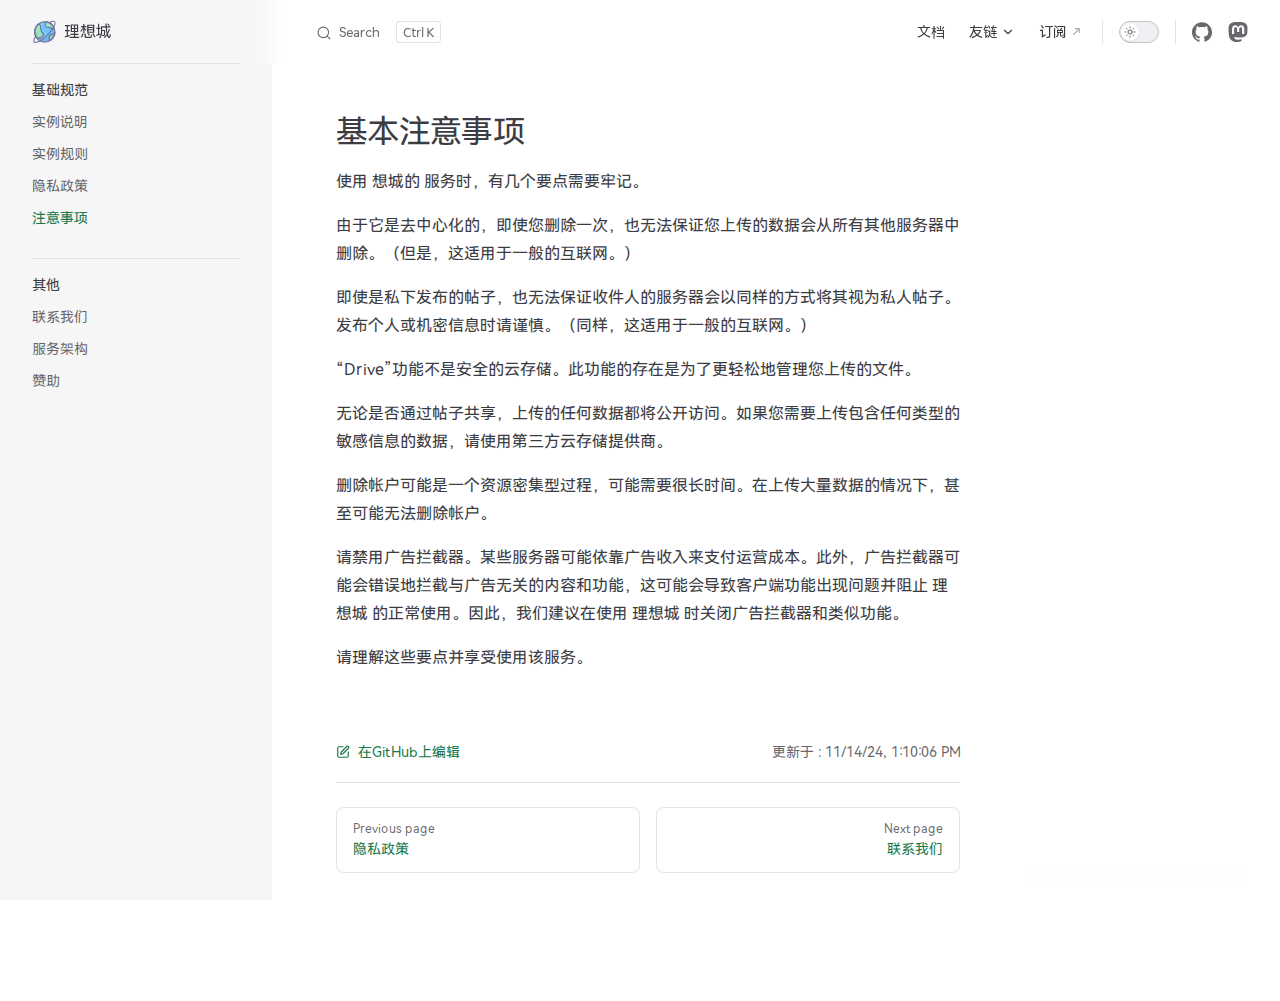
<file: basic/IMPORTANT_NOTES.html>
<!DOCTYPE html>
<html lang="en-US" dir="ltr">
  <head>
    <meta charset="utf-8">
    <meta name="viewport" content="width=device-width,initial-scale=1">
    <title>基本注意事项 | 理想城</title>
    <meta name="description" content="理想城相关文档">
    <meta name="generator" content="VitePress v1.5.0">
    <link rel="preload stylesheet" href="/assets/style.uTxmNEyy.css" as="style">
    <link rel="preload stylesheet" href="/vp-icons.css" as="style">
    
    <script type="module" src="/assets/app.CQR78oqM.js"></script>
    <link rel="modulepreload" href="/assets/chunks/theme.YOEIhW7v.js">
    <link rel="modulepreload" href="/assets/chunks/framework.DzmM640o.js">
    <link rel="modulepreload" href="/assets/basic_IMPORTANT_NOTES.md.BPGBBfpT.lean.js">
    <link rel="icon" href="/img/地球星球.png">
    <script async src="https://www.googletagmanager.com/gtag/js?id=G-CTJ19CXZ5L"></script>
    <script>window.dataLayer=window.dataLayer||[];function gtag(){dataLayer.push(arguments)}gtag("js",new Date),gtag("config","G-CTJ19CXZ5L");</script>
    <script id="check-dark-mode">(()=>{const e=localStorage.getItem("vitepress-theme-appearance")||"auto",a=window.matchMedia("(prefers-color-scheme: dark)").matches;(!e||e==="auto"?a:e==="dark")&&document.documentElement.classList.add("dark")})();</script>
    <script id="check-mac-os">document.documentElement.classList.toggle("mac",/Mac|iPhone|iPod|iPad/i.test(navigator.platform));</script>
  </head>
  <body>
    <div id="app"><div class="Layout" data-v-39b851b6><!--[--><!--]--><!--[--><span tabindex="-1" data-v-a06310ac></span><a href="#VPContent" class="VPSkipLink visually-hidden" data-v-a06310ac> Skip to content </a><!--]--><!----><header class="VPNav" data-v-39b851b6 data-v-1125fe0e><div class="VPNavBar" data-v-1125fe0e data-v-8c74a6bf><div class="wrapper" data-v-8c74a6bf><div class="container" data-v-8c74a6bf><div class="title" data-v-8c74a6bf><div class="VPNavBarTitle has-sidebar" data-v-8c74a6bf data-v-91ea8bb2><a class="title" href="/" data-v-91ea8bb2><!--[--><!--]--><!--[--><img class="VPImage logo" src="/img/地球星球.svg" alt data-v-e838cdb3><!--]--><span data-v-91ea8bb2>理想城</span><!--[--><!--]--></a></div></div><div class="content" data-v-8c74a6bf><div class="content-body" data-v-8c74a6bf><!--[--><!--]--><div class="VPNavBarSearch search" data-v-8c74a6bf><!--[--><!----><div id="local-search"><button type="button" class="DocSearch DocSearch-Button" aria-label="Search"><span class="DocSearch-Button-Container"><span class="vp-icon DocSearch-Search-Icon"></span><span class="DocSearch-Button-Placeholder">Search</span></span><span class="DocSearch-Button-Keys"><kbd class="DocSearch-Button-Key"></kbd><kbd class="DocSearch-Button-Key">K</kbd></span></button></div><!--]--></div><nav aria-labelledby="main-nav-aria-label" class="VPNavBarMenu menu" data-v-8c74a6bf data-v-d62dda7e><span id="main-nav-aria-label" class="visually-hidden" data-v-d62dda7e> Main Navigation </span><!--[--><!--[--><a class="VPLink link VPNavBarMenuLink" href="/docs/" tabindex="0" data-v-d62dda7e data-v-f334ebb6><!--[--><span data-v-f334ebb6>文档</span><!--]--></a><!--]--><!--[--><div class="VPFlyout VPNavBarMenuGroup" data-v-d62dda7e data-v-f1cced18><button type="button" class="button" aria-haspopup="true" aria-expanded="false" data-v-f1cced18><span class="text" data-v-f1cced18><!----><span data-v-f1cced18>友链</span><span class="vpi-chevron-down text-icon" data-v-f1cced18></span></span></button><div class="menu" data-v-f1cced18><div class="VPMenu" data-v-f1cced18 data-v-b71e5dd0><div class="items" data-v-b71e5dd0><!--[--><!--[--><div class="VPMenuLink" data-v-b71e5dd0 data-v-15160b25><a class="VPLink link vp-external-link-icon" href="https://blog.gjcloak.top/" target="_blank" rel="noreferrer" data-v-15160b25><!--[--><span data-v-15160b25>博客</span><!--]--></a></div><!--]--><!--[--><div class="VPMenuLink" data-v-b71e5dd0 data-v-15160b25><a class="VPLink link vp-external-link-icon" href="https://lzplus.top/" target="_blank" rel="noreferrer" data-v-15160b25><!--[--><span data-v-15160b25>理想城</span><!--]--></a></div><!--]--><!--[--><div class="VPMenuLink" data-v-b71e5dd0 data-v-15160b25><a class="VPLink link vp-external-link-icon" href="https://im.lzplus.top/" target="_blank" rel="noreferrer" data-v-15160b25><!--[--><span data-v-15160b25>市民广场</span><!--]--></a></div><!--]--><!--[--><div class="VPMenuLink" data-v-b71e5dd0 data-v-15160b25><a class="VPLink link vp-external-link-icon" href="https://status.lzplus.top/status/all" target="_blank" rel="noreferrer" data-v-15160b25><!--[--><span data-v-15160b25>状态</span><!--]--></a></div><!--]--><!--]--></div><!--[--><!--]--></div></div></div><!--]--><!--[--><a class="VPLink link vp-external-link-icon VPNavBarMenuLink" href="https://lzplus.top/@docs" target="_blank" rel="noreferrer" tabindex="0" data-v-d62dda7e data-v-f334ebb6><!--[--><span data-v-f334ebb6>订阅</span><!--]--></a><!--]--><!--]--></nav><!----><div class="VPNavBarAppearance appearance" data-v-8c74a6bf data-v-407d5c63><button class="VPSwitch VPSwitchAppearance" type="button" role="switch" title aria-checked="false" data-v-407d5c63 data-v-2994eab3 data-v-2ed556eb><span class="check" data-v-2ed556eb><span class="icon" data-v-2ed556eb><!--[--><span class="vpi-sun sun" data-v-2994eab3></span><span class="vpi-moon moon" data-v-2994eab3></span><!--]--></span></span></button></div><div class="VPSocialLinks VPNavBarSocialLinks social-links" data-v-8c74a6bf data-v-05a069e5 data-v-b299d3ce><!--[--><a class="VPSocialLink no-icon" href="https://github.com/gongjuecloak/docs" aria-label="github" target="_blank" rel="noopener" data-v-b299d3ce data-v-1dde8092><span class="vpi-social-github"></span></a><a class="VPSocialLink no-icon" href="https://lzplus.top/@docs" aria-label="mastodon" target="_blank" rel="noopener" data-v-b299d3ce data-v-1dde8092><span class="vpi-social-mastodon"></span></a><!--]--></div><div class="VPFlyout VPNavBarExtra extra" data-v-8c74a6bf data-v-d10923a3 data-v-f1cced18><button type="button" class="button" aria-haspopup="true" aria-expanded="false" aria-label="extra navigation" data-v-f1cced18><span class="vpi-more-horizontal icon" data-v-f1cced18></span></button><div class="menu" data-v-f1cced18><div class="VPMenu" data-v-f1cced18 data-v-b71e5dd0><!----><!--[--><!--[--><!----><div class="group" data-v-d10923a3><div class="item appearance" data-v-d10923a3><p class="label" data-v-d10923a3>Appearance</p><div class="appearance-action" data-v-d10923a3><button class="VPSwitch VPSwitchAppearance" type="button" role="switch" title aria-checked="false" data-v-d10923a3 data-v-2994eab3 data-v-2ed556eb><span class="check" data-v-2ed556eb><span class="icon" data-v-2ed556eb><!--[--><span class="vpi-sun sun" data-v-2994eab3></span><span class="vpi-moon moon" data-v-2994eab3></span><!--]--></span></span></button></div></div></div><div class="group" data-v-d10923a3><div class="item social-links" data-v-d10923a3><div class="VPSocialLinks social-links-list" data-v-d10923a3 data-v-b299d3ce><!--[--><a class="VPSocialLink no-icon" href="https://github.com/gongjuecloak/docs" aria-label="github" target="_blank" rel="noopener" data-v-b299d3ce data-v-1dde8092><span class="vpi-social-github"></span></a><a class="VPSocialLink no-icon" href="https://lzplus.top/@docs" aria-label="mastodon" target="_blank" rel="noopener" data-v-b299d3ce data-v-1dde8092><span class="vpi-social-mastodon"></span></a><!--]--></div></div></div><!--]--><!--]--></div></div></div><!--[--><!--]--><button type="button" class="VPNavBarHamburger hamburger" aria-label="mobile navigation" aria-expanded="false" aria-controls="VPNavScreen" data-v-8c74a6bf data-v-661d4f1a><span class="container" data-v-661d4f1a><span class="top" data-v-661d4f1a></span><span class="middle" data-v-661d4f1a></span><span class="bottom" data-v-661d4f1a></span></span></button></div></div></div></div><div class="divider" data-v-8c74a6bf><div class="divider-line" data-v-8c74a6bf></div></div></div><!----></header><div class="VPLocalNav has-sidebar empty" data-v-39b851b6 data-v-e758e1b7><div class="container" data-v-e758e1b7><button class="menu" aria-expanded="false" aria-controls="VPSidebarNav" data-v-e758e1b7><span class="vpi-align-left menu-icon" data-v-e758e1b7></span><span class="menu-text" data-v-e758e1b7>目录</span></button><div class="VPLocalNavOutlineDropdown" style="--vp-vh:0px;" data-v-e758e1b7 data-v-ebf966df><button data-v-ebf966df>返回顶部</button><!----></div></div></div><aside class="VPSidebar" data-v-39b851b6 data-v-6b9869d7><div class="curtain" data-v-6b9869d7></div><nav class="nav" id="VPSidebarNav" aria-labelledby="sidebar-aria-label" tabindex="-1" data-v-6b9869d7><span class="visually-hidden" id="sidebar-aria-label" data-v-6b9869d7> Sidebar Navigation </span><!--[--><!--]--><!--[--><div class="no-transition group" data-v-71286ee5><section class="VPSidebarItem level-0 has-active" data-v-71286ee5 data-v-877bfe94><div class="item" role="button" tabindex="0" data-v-877bfe94><div class="indicator" data-v-877bfe94></div><h2 class="text" data-v-877bfe94>基础规范</h2><!----></div><div class="items" data-v-877bfe94><!--[--><div class="VPSidebarItem level-1 is-link" data-v-877bfe94 data-v-877bfe94><div class="item" data-v-877bfe94><div class="indicator" data-v-877bfe94></div><a class="VPLink link link" href="/basic/Arcology-Project-Description.html" data-v-877bfe94><!--[--><p class="text" data-v-877bfe94>实例说明</p><!--]--></a><!----></div><!----></div><div class="VPSidebarItem level-1 is-link" data-v-877bfe94 data-v-877bfe94><div class="item" data-v-877bfe94><div class="indicator" data-v-877bfe94></div><a class="VPLink link link" href="/basic/Instance-Rules.html" data-v-877bfe94><!--[--><p class="text" data-v-877bfe94>实例规则</p><!--]--></a><!----></div><!----></div><div class="VPSidebarItem level-1 is-link" data-v-877bfe94 data-v-877bfe94><div class="item" data-v-877bfe94><div class="indicator" data-v-877bfe94></div><a class="VPLink link link" href="/basic/Privacy-Policy.html" data-v-877bfe94><!--[--><p class="text" data-v-877bfe94>隐私政策</p><!--]--></a><!----></div><!----></div><div class="VPSidebarItem level-1 is-link" data-v-877bfe94 data-v-877bfe94><div class="item" data-v-877bfe94><div class="indicator" data-v-877bfe94></div><a class="VPLink link link" href="/basic/IMPORTANT_NOTES.html" data-v-877bfe94><!--[--><p class="text" data-v-877bfe94>注意事项</p><!--]--></a><!----></div><!----></div><!--]--></div></section></div><div class="no-transition group" data-v-71286ee5><section class="VPSidebarItem level-0" data-v-71286ee5 data-v-877bfe94><div class="item" role="button" tabindex="0" data-v-877bfe94><div class="indicator" data-v-877bfe94></div><h2 class="text" data-v-877bfe94>其他</h2><!----></div><div class="items" data-v-877bfe94><!--[--><div class="VPSidebarItem level-1 is-link" data-v-877bfe94 data-v-877bfe94><div class="item" data-v-877bfe94><div class="indicator" data-v-877bfe94></div><a class="VPLink link link" href="/other/contact-us.html" data-v-877bfe94><!--[--><p class="text" data-v-877bfe94>联系我们</p><!--]--></a><!----></div><!----></div><div class="VPSidebarItem level-1 is-link" data-v-877bfe94 data-v-877bfe94><div class="item" data-v-877bfe94><div class="indicator" data-v-877bfe94></div><a class="VPLink link link" href="/other/Service-Architecture.html" data-v-877bfe94><!--[--><p class="text" data-v-877bfe94>服务架构</p><!--]--></a><!----></div><!----></div><div class="VPSidebarItem level-1 is-link" data-v-877bfe94 data-v-877bfe94><div class="item" data-v-877bfe94><div class="indicator" data-v-877bfe94></div><a class="VPLink link link" href="/other/sponsor.html" data-v-877bfe94><!--[--><p class="text" data-v-877bfe94>赞助</p><!--]--></a><!----></div><!----></div><!--]--></div></section></div><!--]--><!--[--><!--]--></nav></aside><div class="VPContent has-sidebar" id="VPContent" data-v-39b851b6 data-v-cc09d6e0><div class="VPDoc has-sidebar has-aside" data-v-cc09d6e0 data-v-f87ade32><!--[--><!--]--><div class="container" data-v-f87ade32><div class="aside" data-v-f87ade32><div class="aside-curtain" data-v-f87ade32></div><div class="aside-container" data-v-f87ade32><div class="aside-content" data-v-f87ade32><div class="VPDocAside" data-v-f87ade32 data-v-c0d770e2><!--[--><!--]--><!--[--><!--]--><nav aria-labelledby="doc-outline-aria-label" class="VPDocAsideOutline" data-v-c0d770e2 data-v-154faa32><div class="content" data-v-154faa32><div class="outline-marker" data-v-154faa32></div><div aria-level="2" class="outline-title" id="doc-outline-aria-label" role="heading" data-v-154faa32>On this page</div><ul class="VPDocOutlineItem root" data-v-154faa32 data-v-a993366b><!--[--><!--]--></ul></div></nav><!--[--><!--]--><div class="spacer" data-v-c0d770e2></div><!--[--><!--]--><!----><!--[--><!--]--><!--[--><!--]--></div></div></div></div><div class="content" data-v-f87ade32><div class="content-container" data-v-f87ade32><!--[--><!--]--><main class="main" data-v-f87ade32><div style="position:relative;" class="vp-doc _basic_IMPORTANT_NOTES" data-v-f87ade32><div><h1 id="基本注意事项" tabindex="-1">基本注意事项 <a class="header-anchor" href="#基本注意事项" aria-label="Permalink to &quot;基本注意事项&quot;">​</a></h1><p>使用 想城的 服务时，有几个要点需要牢记。</p><p>由于它是去中心化的，即使您删除一次，也无法保证您上传的数据会从所有其他服务器中删除。（但是，这适用于一般的互联网。）</p><p>即使是私下发布的帖子，也无法保证收件人的服务器会以同样的方式将其视为私人帖子。发布个人或机密信息时请谨慎。（同样，这适用于一般的互联网。）</p><p>“Drive”功能不是安全的云存储。此功能的存在是为了更轻松地管理您上传的文件。</p><p>无论是否通过帖子共享，上传的任何数据都将公开访问。如果您需要上传包含任何类型的敏感信息的数据，请使用第三方云存储提供商。</p><p>删除帐户可能是一个资源密集型过程，可能需要很长时间。在上传大量数据的情况下，甚至可能无法删除帐户。</p><p>请禁用广告拦截器。某些服务器可能依靠广告收入来支付运营成本。此外，广告拦截器可能会错误地拦截与广告无关的内容和功能，这可能会导致客户端功能出现问题并阻止 理想城 的正常使用。因此，我们建议在使用 理想城 时关闭广告拦截器和类似功能。</p><p>请理解这些要点并享受使用该服务。</p></div></div></main><footer class="VPDocFooter" data-v-f87ade32 data-v-a287ad5f><!--[--><!--]--><div class="edit-info" data-v-a287ad5f><div class="edit-link" data-v-a287ad5f><a class="VPLink link vp-external-link-icon no-icon edit-link-button" href="https://github.com/gongjuecloak/docs/edit/main/basic/IMPORTANT_NOTES.md" target="_blank" rel="noreferrer" data-v-a287ad5f><!--[--><span class="vpi-square-pen edit-link-icon" data-v-a287ad5f></span> 在GitHub上编辑<!--]--></a></div><div class="last-updated" data-v-a287ad5f><p class="VPLastUpdated" data-v-a287ad5f data-v-acf4bd3a>更新于 : <time datetime="2024-11-14T13:10:06.000Z" data-v-acf4bd3a></time></p></div></div><nav class="prev-next" aria-labelledby="doc-footer-aria-label" data-v-a287ad5f><span class="visually-hidden" id="doc-footer-aria-label" data-v-a287ad5f>Pager</span><div class="pager" data-v-a287ad5f><a class="VPLink link pager-link prev" href="/basic/Privacy-Policy.html" data-v-a287ad5f><!--[--><span class="desc" data-v-a287ad5f>Previous page</span><span class="title" data-v-a287ad5f>隐私政策</span><!--]--></a></div><div class="pager" data-v-a287ad5f><a class="VPLink link pager-link next" href="/other/contact-us.html" data-v-a287ad5f><!--[--><span class="desc" data-v-a287ad5f>Next page</span><span class="title" data-v-a287ad5f>联系我们</span><!--]--></a></div></nav></footer><!--[--><!--]--></div></div></div><!--[--><!--]--></div></div><footer class="VPFooter has-sidebar" data-v-39b851b6 data-v-ed47955f><div class="container" data-v-ed47955f><p class="message" data-v-ed47955f>基于 <a target="_blank" href="https://creativecommons.org/licenses/by-sa/4.0/deed.zh-hans">CC-BY-SA-4.0</a> 授权</p><p class="copyright" data-v-ed47955f>© 2020-2024 理想城 版权所有</p></div></footer><!--[--><!--]--></div></div>
    <script>window.__VP_HASH_MAP__=JSON.parse("{\"basic_arcology-project-description.md\":\"CjHwZkmf\",\"basic_important_notes.md\":\"BPGBBfpT\",\"basic_instance-rules.md\":\"ZQkkIf6d\",\"basic_privacy-policy.md\":\"HI_prFVg\",\"index.md\":\"LQ5v1jPh\",\"other_contact-us.md\":\"BJkunx_V\",\"other_service-architecture.md\":\"BW9-b_54\",\"other_sponsor.md\":\"CTNyBVW9\",\"readme.md\":\"f7KBy6Cs\",\"textbook_grammatical.md\":\"CV97ZZWU\"}");window.__VP_SITE_DATA__=JSON.parse("{\"lang\":\"en-US\",\"dir\":\"ltr\",\"title\":\"理想城\",\"description\":\"理想城相关文档\",\"base\":\"/\",\"head\":[],\"router\":{\"prefetchLinks\":true},\"appearance\":true,\"themeConfig\":{\"logo\":\"/img/地球星球.svg\",\"nav\":[{\"text\":\"文档\",\"link\":\"/docs/\"},{\"text\":\"友链\",\"items\":[{\"text\":\"博客\",\"link\":\"https://blog.gjcloak.top/\"},{\"text\":\"理想城\",\"link\":\"https://lzplus.top/\"},{\"text\":\"市民广场\",\"link\":\"https://im.lzplus.top/\"},{\"text\":\"状态\",\"link\":\"https://status.lzplus.top/status/all\"}]},{\"text\":\"订阅\",\"link\":\"https://lzplus.top/@docs\"}],\"returnToTopLabel\":\"返回顶部\",\"sidebarMenuLabel\":\"目录\",\"sidebar\":[{\"text\":\"基础规范\",\"items\":[{\"text\":\"实例说明\",\"link\":\"/basic/Arcology-Project-Description\"},{\"text\":\"实例规则\",\"link\":\"/basic/Instance-Rules\"},{\"text\":\"隐私政策\",\"link\":\"/basic/Privacy-Policy\"},{\"text\":\"注意事项\",\"link\":\"/basic/IMPORTANT_NOTES\"}]},{\"text\":\"其他\",\"items\":[{\"text\":\"联系我们\",\"link\":\"/other/contact-us\"},{\"text\":\"服务架构\",\"link\":\"/other/Service-Architecture\"},{\"text\":\"赞助\",\"link\":\"/other/sponsor\"}]}],\"search\":{\"provider\":\"local\"},\"lastUpdated\":{\"text\":\"更新于 \",\"formatOptions\":{\"dateStyle\":\"short\",\"timeStyle\":\"medium\"}},\"editLink\":{\"pattern\":\"https://github.com/gongjuecloak/docs/edit/main/:path\",\"text\":\"在GitHub上编辑\"},\"socialLinks\":[{\"icon\":\"github\",\"link\":\"https://github.com/gongjuecloak/docs\"},{\"icon\":\"mastodon\",\"link\":\"https://lzplus.top/@docs\"}],\"footer\":{\"message\":\"基于 <a target=\\\"_blank\\\" href=\\\"https://creativecommons.org/licenses/by-sa/4.0/deed.zh-hans\\\">CC-BY-SA-4.0</a> 授权\",\"copyright\":\"© 2020-2024 理想城 版权所有\"}},\"locales\":{},\"scrollOffset\":134,\"cleanUrls\":false}");</script>
    
  </body>
</html>
</file>
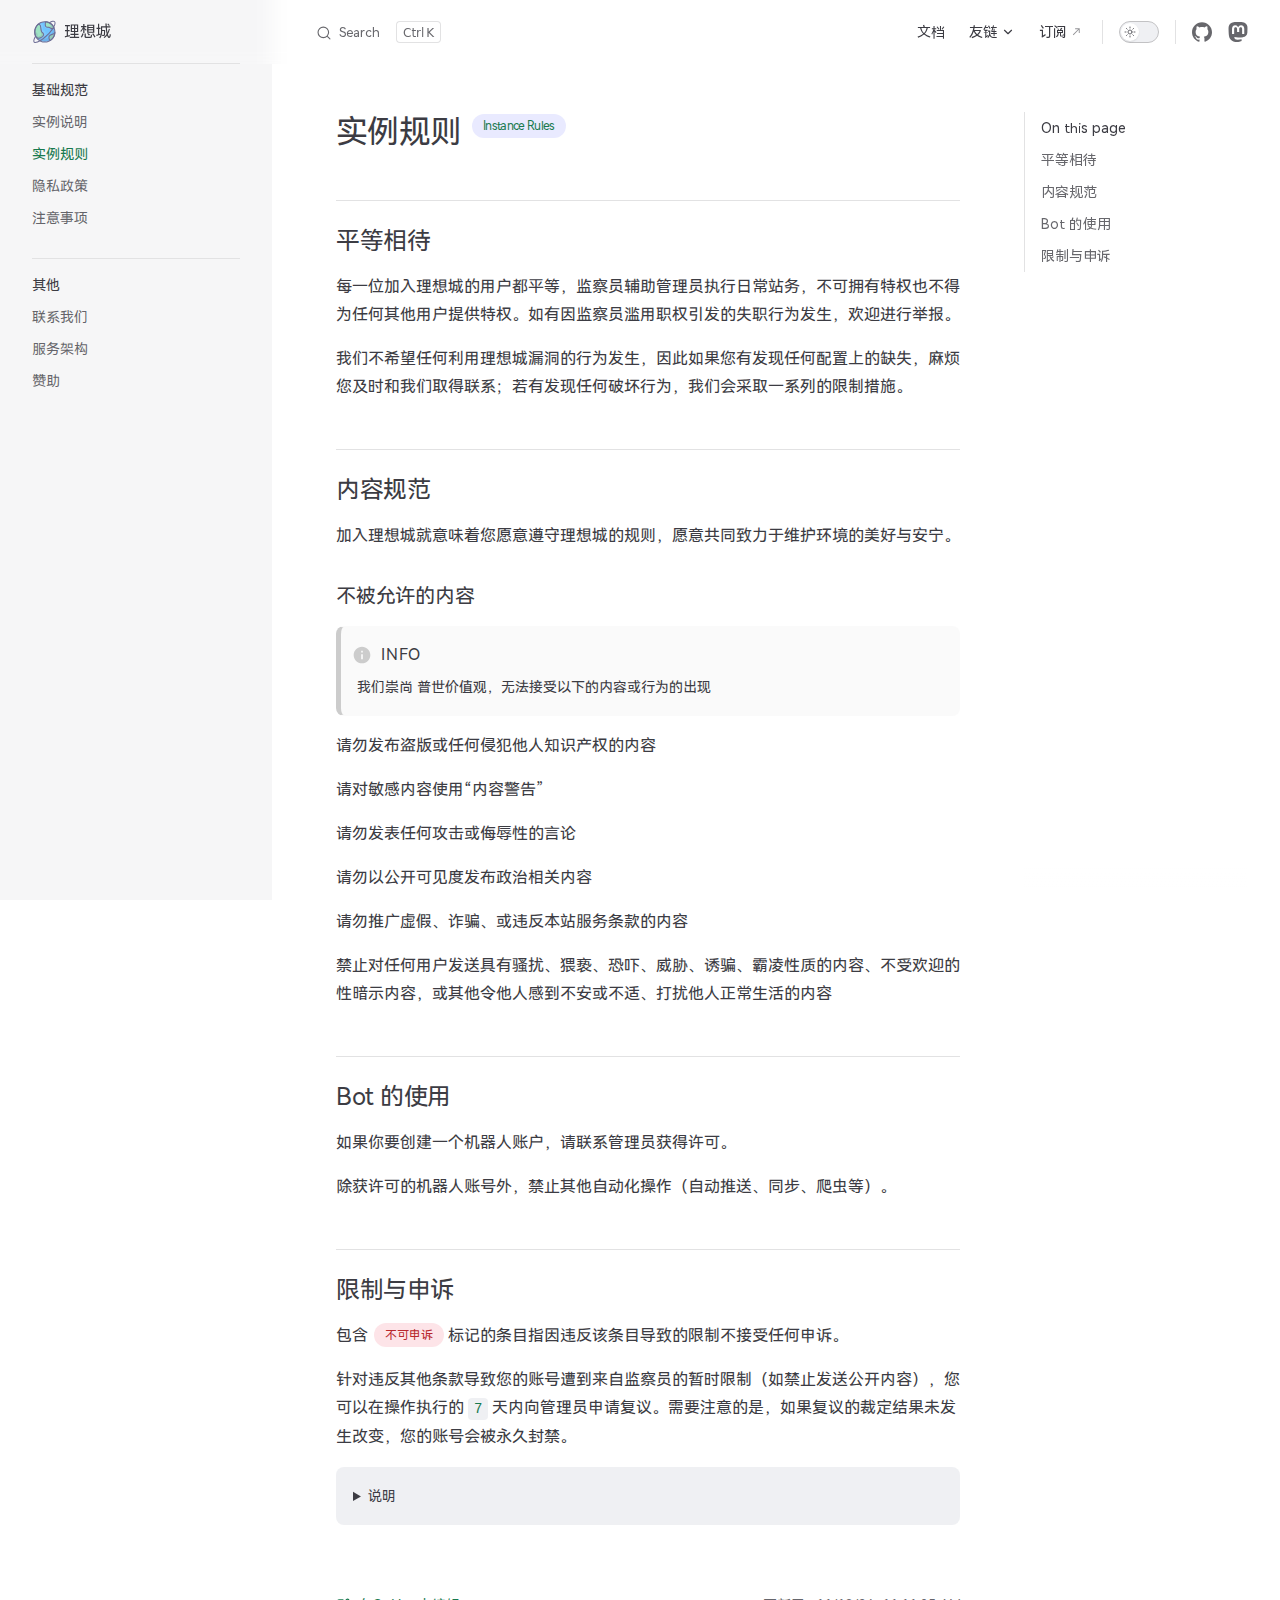
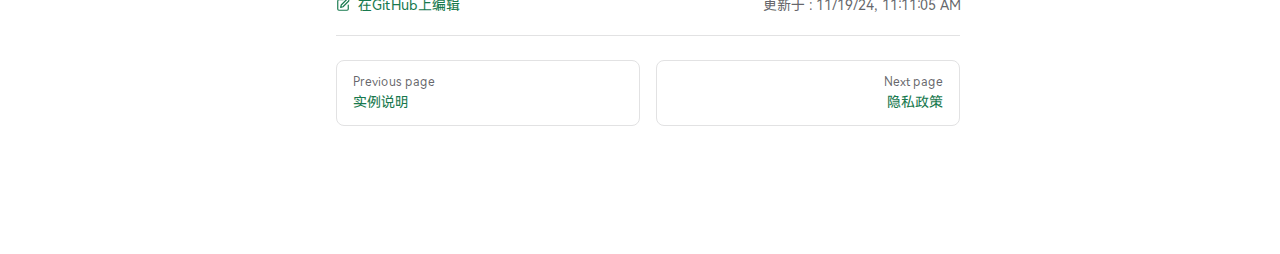
<file: basic/Instance-Rules.html>
<!DOCTYPE html>
<html lang="en-US" dir="ltr">
  <head>
    <meta charset="utf-8">
    <meta name="viewport" content="width=device-width,initial-scale=1">
    <title>实例规则 | 理想城</title>
    <meta name="description" content="理想城相关文档">
    <meta name="generator" content="VitePress v1.5.0">
    <link rel="preload stylesheet" href="/assets/style.uTxmNEyy.css" as="style">
    <link rel="preload stylesheet" href="/vp-icons.css" as="style">
    
    <script type="module" src="/assets/app.CQR78oqM.js"></script>
    <link rel="modulepreload" href="/assets/chunks/theme.YOEIhW7v.js">
    <link rel="modulepreload" href="/assets/chunks/framework.DzmM640o.js">
    <link rel="modulepreload" href="/assets/basic_Instance-Rules.md.ZQkkIf6d.lean.js">
    <link rel="icon" href="/img/地球星球.png">
    <script async src="https://www.googletagmanager.com/gtag/js?id=G-CTJ19CXZ5L"></script>
    <script>window.dataLayer=window.dataLayer||[];function gtag(){dataLayer.push(arguments)}gtag("js",new Date),gtag("config","G-CTJ19CXZ5L");</script>
    <script id="check-dark-mode">(()=>{const e=localStorage.getItem("vitepress-theme-appearance")||"auto",a=window.matchMedia("(prefers-color-scheme: dark)").matches;(!e||e==="auto"?a:e==="dark")&&document.documentElement.classList.add("dark")})();</script>
    <script id="check-mac-os">document.documentElement.classList.toggle("mac",/Mac|iPhone|iPod|iPad/i.test(navigator.platform));</script>
  </head>
  <body>
    <div id="app"><div class="Layout" data-v-39b851b6><!--[--><!--]--><!--[--><span tabindex="-1" data-v-a06310ac></span><a href="#VPContent" class="VPSkipLink visually-hidden" data-v-a06310ac> Skip to content </a><!--]--><!----><header class="VPNav" data-v-39b851b6 data-v-1125fe0e><div class="VPNavBar" data-v-1125fe0e data-v-8c74a6bf><div class="wrapper" data-v-8c74a6bf><div class="container" data-v-8c74a6bf><div class="title" data-v-8c74a6bf><div class="VPNavBarTitle has-sidebar" data-v-8c74a6bf data-v-91ea8bb2><a class="title" href="/" data-v-91ea8bb2><!--[--><!--]--><!--[--><img class="VPImage logo" src="/img/地球星球.svg" alt data-v-e838cdb3><!--]--><span data-v-91ea8bb2>理想城</span><!--[--><!--]--></a></div></div><div class="content" data-v-8c74a6bf><div class="content-body" data-v-8c74a6bf><!--[--><!--]--><div class="VPNavBarSearch search" data-v-8c74a6bf><!--[--><!----><div id="local-search"><button type="button" class="DocSearch DocSearch-Button" aria-label="Search"><span class="DocSearch-Button-Container"><span class="vp-icon DocSearch-Search-Icon"></span><span class="DocSearch-Button-Placeholder">Search</span></span><span class="DocSearch-Button-Keys"><kbd class="DocSearch-Button-Key"></kbd><kbd class="DocSearch-Button-Key">K</kbd></span></button></div><!--]--></div><nav aria-labelledby="main-nav-aria-label" class="VPNavBarMenu menu" data-v-8c74a6bf data-v-d62dda7e><span id="main-nav-aria-label" class="visually-hidden" data-v-d62dda7e> Main Navigation </span><!--[--><!--[--><a class="VPLink link VPNavBarMenuLink" href="/docs/" tabindex="0" data-v-d62dda7e data-v-f334ebb6><!--[--><span data-v-f334ebb6>文档</span><!--]--></a><!--]--><!--[--><div class="VPFlyout VPNavBarMenuGroup" data-v-d62dda7e data-v-f1cced18><button type="button" class="button" aria-haspopup="true" aria-expanded="false" data-v-f1cced18><span class="text" data-v-f1cced18><!----><span data-v-f1cced18>友链</span><span class="vpi-chevron-down text-icon" data-v-f1cced18></span></span></button><div class="menu" data-v-f1cced18><div class="VPMenu" data-v-f1cced18 data-v-b71e5dd0><div class="items" data-v-b71e5dd0><!--[--><!--[--><div class="VPMenuLink" data-v-b71e5dd0 data-v-15160b25><a class="VPLink link vp-external-link-icon" href="https://blog.gjcloak.top/" target="_blank" rel="noreferrer" data-v-15160b25><!--[--><span data-v-15160b25>博客</span><!--]--></a></div><!--]--><!--[--><div class="VPMenuLink" data-v-b71e5dd0 data-v-15160b25><a class="VPLink link vp-external-link-icon" href="https://lzplus.top/" target="_blank" rel="noreferrer" data-v-15160b25><!--[--><span data-v-15160b25>理想城</span><!--]--></a></div><!--]--><!--[--><div class="VPMenuLink" data-v-b71e5dd0 data-v-15160b25><a class="VPLink link vp-external-link-icon" href="https://im.lzplus.top/" target="_blank" rel="noreferrer" data-v-15160b25><!--[--><span data-v-15160b25>市民广场</span><!--]--></a></div><!--]--><!--[--><div class="VPMenuLink" data-v-b71e5dd0 data-v-15160b25><a class="VPLink link vp-external-link-icon" href="https://status.lzplus.top/status/all" target="_blank" rel="noreferrer" data-v-15160b25><!--[--><span data-v-15160b25>状态</span><!--]--></a></div><!--]--><!--]--></div><!--[--><!--]--></div></div></div><!--]--><!--[--><a class="VPLink link vp-external-link-icon VPNavBarMenuLink" href="https://lzplus.top/@docs" target="_blank" rel="noreferrer" tabindex="0" data-v-d62dda7e data-v-f334ebb6><!--[--><span data-v-f334ebb6>订阅</span><!--]--></a><!--]--><!--]--></nav><!----><div class="VPNavBarAppearance appearance" data-v-8c74a6bf data-v-407d5c63><button class="VPSwitch VPSwitchAppearance" type="button" role="switch" title aria-checked="false" data-v-407d5c63 data-v-2994eab3 data-v-2ed556eb><span class="check" data-v-2ed556eb><span class="icon" data-v-2ed556eb><!--[--><span class="vpi-sun sun" data-v-2994eab3></span><span class="vpi-moon moon" data-v-2994eab3></span><!--]--></span></span></button></div><div class="VPSocialLinks VPNavBarSocialLinks social-links" data-v-8c74a6bf data-v-05a069e5 data-v-b299d3ce><!--[--><a class="VPSocialLink no-icon" href="https://github.com/gongjuecloak/docs" aria-label="github" target="_blank" rel="noopener" data-v-b299d3ce data-v-1dde8092><span class="vpi-social-github"></span></a><a class="VPSocialLink no-icon" href="https://lzplus.top/@docs" aria-label="mastodon" target="_blank" rel="noopener" data-v-b299d3ce data-v-1dde8092><span class="vpi-social-mastodon"></span></a><!--]--></div><div class="VPFlyout VPNavBarExtra extra" data-v-8c74a6bf data-v-d10923a3 data-v-f1cced18><button type="button" class="button" aria-haspopup="true" aria-expanded="false" aria-label="extra navigation" data-v-f1cced18><span class="vpi-more-horizontal icon" data-v-f1cced18></span></button><div class="menu" data-v-f1cced18><div class="VPMenu" data-v-f1cced18 data-v-b71e5dd0><!----><!--[--><!--[--><!----><div class="group" data-v-d10923a3><div class="item appearance" data-v-d10923a3><p class="label" data-v-d10923a3>Appearance</p><div class="appearance-action" data-v-d10923a3><button class="VPSwitch VPSwitchAppearance" type="button" role="switch" title aria-checked="false" data-v-d10923a3 data-v-2994eab3 data-v-2ed556eb><span class="check" data-v-2ed556eb><span class="icon" data-v-2ed556eb><!--[--><span class="vpi-sun sun" data-v-2994eab3></span><span class="vpi-moon moon" data-v-2994eab3></span><!--]--></span></span></button></div></div></div><div class="group" data-v-d10923a3><div class="item social-links" data-v-d10923a3><div class="VPSocialLinks social-links-list" data-v-d10923a3 data-v-b299d3ce><!--[--><a class="VPSocialLink no-icon" href="https://github.com/gongjuecloak/docs" aria-label="github" target="_blank" rel="noopener" data-v-b299d3ce data-v-1dde8092><span class="vpi-social-github"></span></a><a class="VPSocialLink no-icon" href="https://lzplus.top/@docs" aria-label="mastodon" target="_blank" rel="noopener" data-v-b299d3ce data-v-1dde8092><span class="vpi-social-mastodon"></span></a><!--]--></div></div></div><!--]--><!--]--></div></div></div><!--[--><!--]--><button type="button" class="VPNavBarHamburger hamburger" aria-label="mobile navigation" aria-expanded="false" aria-controls="VPNavScreen" data-v-8c74a6bf data-v-661d4f1a><span class="container" data-v-661d4f1a><span class="top" data-v-661d4f1a></span><span class="middle" data-v-661d4f1a></span><span class="bottom" data-v-661d4f1a></span></span></button></div></div></div></div><div class="divider" data-v-8c74a6bf><div class="divider-line" data-v-8c74a6bf></div></div></div><!----></header><div class="VPLocalNav has-sidebar empty" data-v-39b851b6 data-v-e758e1b7><div class="container" data-v-e758e1b7><button class="menu" aria-expanded="false" aria-controls="VPSidebarNav" data-v-e758e1b7><span class="vpi-align-left menu-icon" data-v-e758e1b7></span><span class="menu-text" data-v-e758e1b7>目录</span></button><div class="VPLocalNavOutlineDropdown" style="--vp-vh:0px;" data-v-e758e1b7 data-v-ebf966df><button data-v-ebf966df>返回顶部</button><!----></div></div></div><aside class="VPSidebar" data-v-39b851b6 data-v-6b9869d7><div class="curtain" data-v-6b9869d7></div><nav class="nav" id="VPSidebarNav" aria-labelledby="sidebar-aria-label" tabindex="-1" data-v-6b9869d7><span class="visually-hidden" id="sidebar-aria-label" data-v-6b9869d7> Sidebar Navigation </span><!--[--><!--]--><!--[--><div class="no-transition group" data-v-71286ee5><section class="VPSidebarItem level-0 has-active" data-v-71286ee5 data-v-877bfe94><div class="item" role="button" tabindex="0" data-v-877bfe94><div class="indicator" data-v-877bfe94></div><h2 class="text" data-v-877bfe94>基础规范</h2><!----></div><div class="items" data-v-877bfe94><!--[--><div class="VPSidebarItem level-1 is-link" data-v-877bfe94 data-v-877bfe94><div class="item" data-v-877bfe94><div class="indicator" data-v-877bfe94></div><a class="VPLink link link" href="/basic/Arcology-Project-Description.html" data-v-877bfe94><!--[--><p class="text" data-v-877bfe94>实例说明</p><!--]--></a><!----></div><!----></div><div class="VPSidebarItem level-1 is-link" data-v-877bfe94 data-v-877bfe94><div class="item" data-v-877bfe94><div class="indicator" data-v-877bfe94></div><a class="VPLink link link" href="/basic/Instance-Rules.html" data-v-877bfe94><!--[--><p class="text" data-v-877bfe94>实例规则</p><!--]--></a><!----></div><!----></div><div class="VPSidebarItem level-1 is-link" data-v-877bfe94 data-v-877bfe94><div class="item" data-v-877bfe94><div class="indicator" data-v-877bfe94></div><a class="VPLink link link" href="/basic/Privacy-Policy.html" data-v-877bfe94><!--[--><p class="text" data-v-877bfe94>隐私政策</p><!--]--></a><!----></div><!----></div><div class="VPSidebarItem level-1 is-link" data-v-877bfe94 data-v-877bfe94><div class="item" data-v-877bfe94><div class="indicator" data-v-877bfe94></div><a class="VPLink link link" href="/basic/IMPORTANT_NOTES.html" data-v-877bfe94><!--[--><p class="text" data-v-877bfe94>注意事项</p><!--]--></a><!----></div><!----></div><!--]--></div></section></div><div class="no-transition group" data-v-71286ee5><section class="VPSidebarItem level-0" data-v-71286ee5 data-v-877bfe94><div class="item" role="button" tabindex="0" data-v-877bfe94><div class="indicator" data-v-877bfe94></div><h2 class="text" data-v-877bfe94>其他</h2><!----></div><div class="items" data-v-877bfe94><!--[--><div class="VPSidebarItem level-1 is-link" data-v-877bfe94 data-v-877bfe94><div class="item" data-v-877bfe94><div class="indicator" data-v-877bfe94></div><a class="VPLink link link" href="/other/contact-us.html" data-v-877bfe94><!--[--><p class="text" data-v-877bfe94>联系我们</p><!--]--></a><!----></div><!----></div><div class="VPSidebarItem level-1 is-link" data-v-877bfe94 data-v-877bfe94><div class="item" data-v-877bfe94><div class="indicator" data-v-877bfe94></div><a class="VPLink link link" href="/other/Service-Architecture.html" data-v-877bfe94><!--[--><p class="text" data-v-877bfe94>服务架构</p><!--]--></a><!----></div><!----></div><div class="VPSidebarItem level-1 is-link" data-v-877bfe94 data-v-877bfe94><div class="item" data-v-877bfe94><div class="indicator" data-v-877bfe94></div><a class="VPLink link link" href="/other/sponsor.html" data-v-877bfe94><!--[--><p class="text" data-v-877bfe94>赞助</p><!--]--></a><!----></div><!----></div><!--]--></div></section></div><!--]--><!--[--><!--]--></nav></aside><div class="VPContent has-sidebar" id="VPContent" data-v-39b851b6 data-v-cc09d6e0><div class="VPDoc has-sidebar has-aside" data-v-cc09d6e0 data-v-f87ade32><!--[--><!--]--><div class="container" data-v-f87ade32><div class="aside" data-v-f87ade32><div class="aside-curtain" data-v-f87ade32></div><div class="aside-container" data-v-f87ade32><div class="aside-content" data-v-f87ade32><div class="VPDocAside" data-v-f87ade32 data-v-c0d770e2><!--[--><!--]--><!--[--><!--]--><nav aria-labelledby="doc-outline-aria-label" class="VPDocAsideOutline" data-v-c0d770e2 data-v-154faa32><div class="content" data-v-154faa32><div class="outline-marker" data-v-154faa32></div><div aria-level="2" class="outline-title" id="doc-outline-aria-label" role="heading" data-v-154faa32>On this page</div><ul class="VPDocOutlineItem root" data-v-154faa32 data-v-a993366b><!--[--><!--]--></ul></div></nav><!--[--><!--]--><div class="spacer" data-v-c0d770e2></div><!--[--><!--]--><!----><!--[--><!--]--><!--[--><!--]--></div></div></div></div><div class="content" data-v-f87ade32><div class="content-container" data-v-f87ade32><!--[--><!--]--><main class="main" data-v-f87ade32><div style="position:relative;" class="vp-doc _basic_Instance-Rules" data-v-f87ade32><div><h1 id="实例规则" tabindex="-1">实例规则 <span class="VPBadge tip" vertical="top"><!--[-->Instance Rules<!--]--></span> <a class="header-anchor" href="#实例规则" aria-label="Permalink to &quot;实例规则 &lt;Badge type=&quot;tip&quot; text=&quot;Instance Rules&quot; vertical=&quot;top&quot; /&gt;&quot;">​</a></h1><h2 id="平等相待" tabindex="-1">平等相待 <a class="header-anchor" href="#平等相待" aria-label="Permalink to &quot;平等相待&quot;">​</a></h2><p>每一位加入理想城的用户都平等，监察员辅助管理员执行日常站务，不可拥有特权也不得为任何其他用户提供特权。如有因监察员滥用职权引发的失职行为发生，欢迎进行举报。</p><p>我们不希望任何利用理想城漏洞的行为发生，因此如果您有发现任何配置上的缺失，麻烦您及时和我们取得联系；若有发现任何破坏行为，我们会采取一系列的限制措施。</p><h2 id="内容规范" tabindex="-1">内容规范 <a class="header-anchor" href="#内容规范" aria-label="Permalink to &quot;内容规范&quot;">​</a></h2><p>加入理想城就意味着您愿意遵守理想城的规则，愿意共同致力于维护环境的美好与安宁。</p><h3 id="不被允许的内容" tabindex="-1">不被允许的内容 <a class="header-anchor" href="#不被允许的内容" aria-label="Permalink to &quot;不被允许的内容&quot;">​</a></h3><div class="info custom-block"><p class="custom-block-title">INFO</p><p>我们崇尚 <strong>普世价值观</strong>，无法接受以下的内容或行为的出现</p></div><p>请勿发布盗版或任何侵犯他人知识产权的内容</p><p>请对敏感内容使用“内容警告”</p><p>请勿发表任何攻击或侮辱性的言论</p><p>请勿以公开可见度发布政治相关内容</p><p>请勿推广虚假、诈骗、或违反本站服务条款的内容</p><p>禁止对任何用户发送具有骚扰、猥亵、恐吓、威胁、诱骗、霸凌性质的内容、不受欢迎的性暗示内容，或其他令他人感到不安或不适、打扰他人正常生活的内容</p><h2 id="bot-的使用" tabindex="-1">Bot 的使用 <a class="header-anchor" href="#bot-的使用" aria-label="Permalink to &quot;Bot 的使用&quot;">​</a></h2><p>如果你要创建一个机器人账户，请联系管理员获得许可。</p><p>除获许可的机器人账号外，禁止其他自动化操作（自动推送、同步、爬虫等）。</p><h2 id="限制与申诉" tabindex="-1">限制与申诉 <a class="header-anchor" href="#限制与申诉" aria-label="Permalink to &quot;限制与申诉&quot;">​</a></h2><p>包含 <span class="VPBadge danger"><!--[-->不可申诉<!--]--></span> 标记的条目指因违反该条目导致的限制不接受任何申诉。</p><p>针对违反其他条款导致您的账号遭到来自监察员的暂时限制（如禁止发送公开内容），您可以在操作执行的 <code>7</code> 天内向管理员申请复议。需要注意的是，如果复议的裁定结果未发生改变，您的账号会被永久封禁。</p><details class="details custom-block"><summary>说明</summary><p>以上内容借鉴了 <a href="https://docs.nya.one/" target="_blank" rel="noreferrer">喵窝</a> 的规则，在此基础上有作修改。</p></details></div></div></main><footer class="VPDocFooter" data-v-f87ade32 data-v-a287ad5f><!--[--><!--]--><div class="edit-info" data-v-a287ad5f><div class="edit-link" data-v-a287ad5f><a class="VPLink link vp-external-link-icon no-icon edit-link-button" href="https://github.com/gongjuecloak/docs/edit/main/basic/Instance-Rules.md" target="_blank" rel="noreferrer" data-v-a287ad5f><!--[--><span class="vpi-square-pen edit-link-icon" data-v-a287ad5f></span> 在GitHub上编辑<!--]--></a></div><div class="last-updated" data-v-a287ad5f><p class="VPLastUpdated" data-v-a287ad5f data-v-acf4bd3a>更新于 : <time datetime="2024-11-19T11:11:05.000Z" data-v-acf4bd3a></time></p></div></div><nav class="prev-next" aria-labelledby="doc-footer-aria-label" data-v-a287ad5f><span class="visually-hidden" id="doc-footer-aria-label" data-v-a287ad5f>Pager</span><div class="pager" data-v-a287ad5f><a class="VPLink link pager-link prev" href="/basic/Arcology-Project-Description.html" data-v-a287ad5f><!--[--><span class="desc" data-v-a287ad5f>Previous page</span><span class="title" data-v-a287ad5f>实例说明</span><!--]--></a></div><div class="pager" data-v-a287ad5f><a class="VPLink link pager-link next" href="/basic/Privacy-Policy.html" data-v-a287ad5f><!--[--><span class="desc" data-v-a287ad5f>Next page</span><span class="title" data-v-a287ad5f>隐私政策</span><!--]--></a></div></nav></footer><!--[--><!--]--></div></div></div><!--[--><!--]--></div></div><footer class="VPFooter has-sidebar" data-v-39b851b6 data-v-ed47955f><div class="container" data-v-ed47955f><p class="message" data-v-ed47955f>基于 <a target="_blank" href="https://creativecommons.org/licenses/by-sa/4.0/deed.zh-hans">CC-BY-SA-4.0</a> 授权</p><p class="copyright" data-v-ed47955f>© 2020-2024 理想城 版权所有</p></div></footer><!--[--><!--]--></div></div>
    <script>window.__VP_HASH_MAP__=JSON.parse("{\"basic_arcology-project-description.md\":\"CjHwZkmf\",\"basic_important_notes.md\":\"BPGBBfpT\",\"basic_instance-rules.md\":\"ZQkkIf6d\",\"basic_privacy-policy.md\":\"HI_prFVg\",\"index.md\":\"LQ5v1jPh\",\"other_contact-us.md\":\"BJkunx_V\",\"other_service-architecture.md\":\"BW9-b_54\",\"other_sponsor.md\":\"CTNyBVW9\",\"readme.md\":\"f7KBy6Cs\",\"textbook_grammatical.md\":\"CV97ZZWU\"}");window.__VP_SITE_DATA__=JSON.parse("{\"lang\":\"en-US\",\"dir\":\"ltr\",\"title\":\"理想城\",\"description\":\"理想城相关文档\",\"base\":\"/\",\"head\":[],\"router\":{\"prefetchLinks\":true},\"appearance\":true,\"themeConfig\":{\"logo\":\"/img/地球星球.svg\",\"nav\":[{\"text\":\"文档\",\"link\":\"/docs/\"},{\"text\":\"友链\",\"items\":[{\"text\":\"博客\",\"link\":\"https://blog.gjcloak.top/\"},{\"text\":\"理想城\",\"link\":\"https://lzplus.top/\"},{\"text\":\"市民广场\",\"link\":\"https://im.lzplus.top/\"},{\"text\":\"状态\",\"link\":\"https://status.lzplus.top/status/all\"}]},{\"text\":\"订阅\",\"link\":\"https://lzplus.top/@docs\"}],\"returnToTopLabel\":\"返回顶部\",\"sidebarMenuLabel\":\"目录\",\"sidebar\":[{\"text\":\"基础规范\",\"items\":[{\"text\":\"实例说明\",\"link\":\"/basic/Arcology-Project-Description\"},{\"text\":\"实例规则\",\"link\":\"/basic/Instance-Rules\"},{\"text\":\"隐私政策\",\"link\":\"/basic/Privacy-Policy\"},{\"text\":\"注意事项\",\"link\":\"/basic/IMPORTANT_NOTES\"}]},{\"text\":\"其他\",\"items\":[{\"text\":\"联系我们\",\"link\":\"/other/contact-us\"},{\"text\":\"服务架构\",\"link\":\"/other/Service-Architecture\"},{\"text\":\"赞助\",\"link\":\"/other/sponsor\"}]}],\"search\":{\"provider\":\"local\"},\"lastUpdated\":{\"text\":\"更新于 \",\"formatOptions\":{\"dateStyle\":\"short\",\"timeStyle\":\"medium\"}},\"editLink\":{\"pattern\":\"https://github.com/gongjuecloak/docs/edit/main/:path\",\"text\":\"在GitHub上编辑\"},\"socialLinks\":[{\"icon\":\"github\",\"link\":\"https://github.com/gongjuecloak/docs\"},{\"icon\":\"mastodon\",\"link\":\"https://lzplus.top/@docs\"}],\"footer\":{\"message\":\"基于 <a target=\\\"_blank\\\" href=\\\"https://creativecommons.org/licenses/by-sa/4.0/deed.zh-hans\\\">CC-BY-SA-4.0</a> 授权\",\"copyright\":\"© 2020-2024 理想城 版权所有\"}},\"locales\":{},\"scrollOffset\":134,\"cleanUrls\":false}");</script>
    
  </body>
</html>
</file>
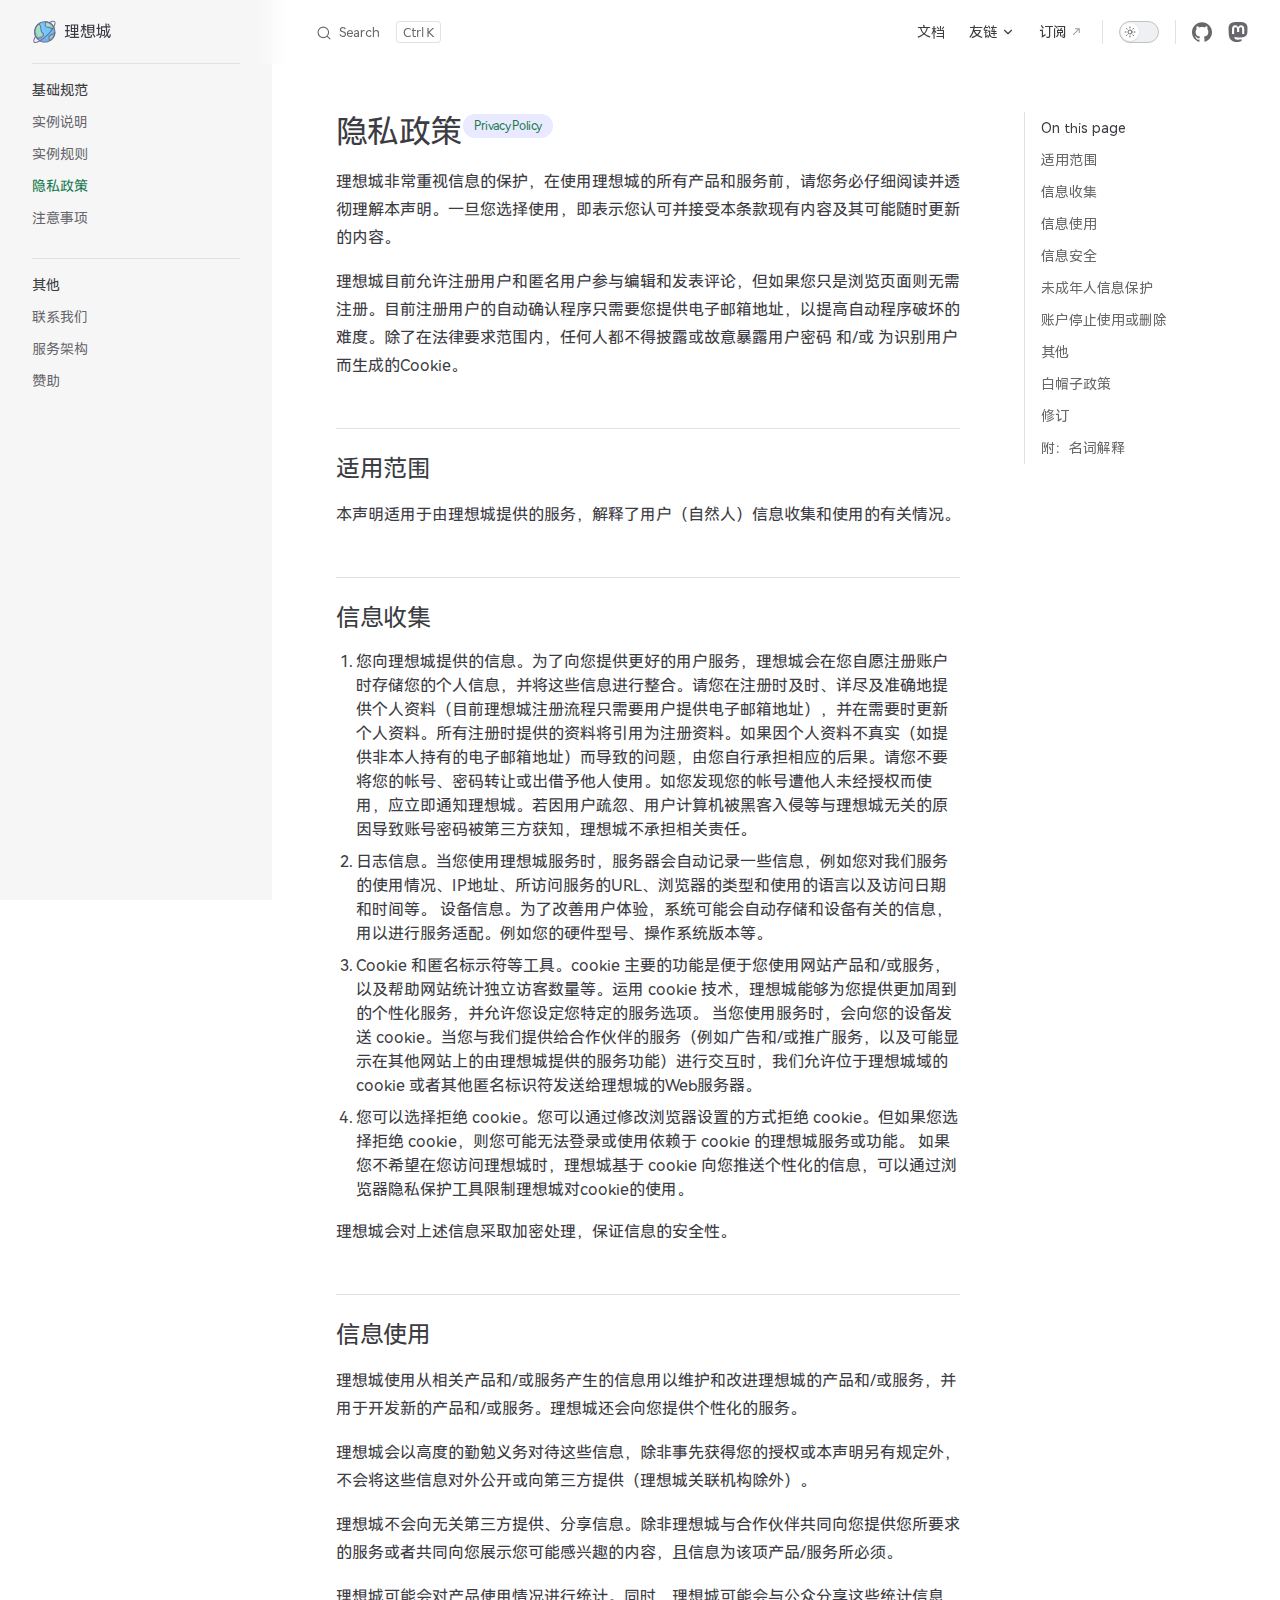
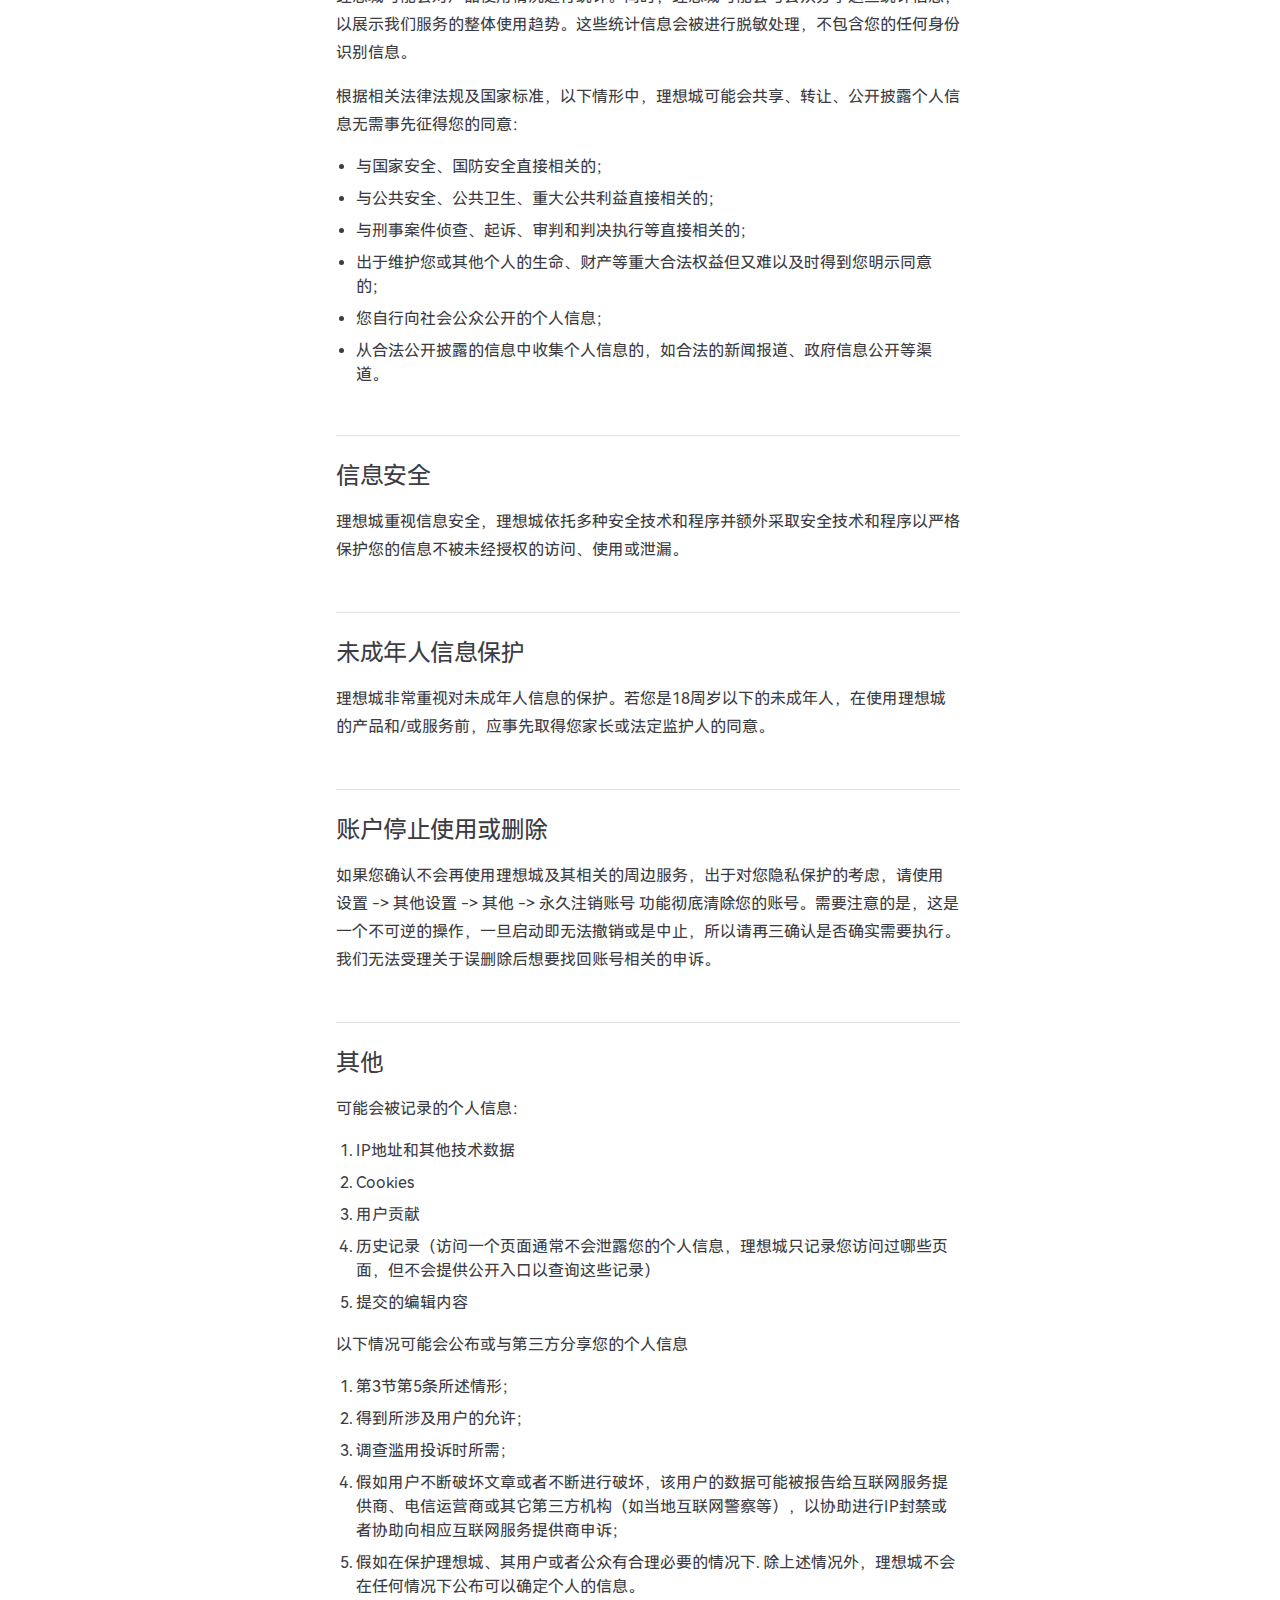
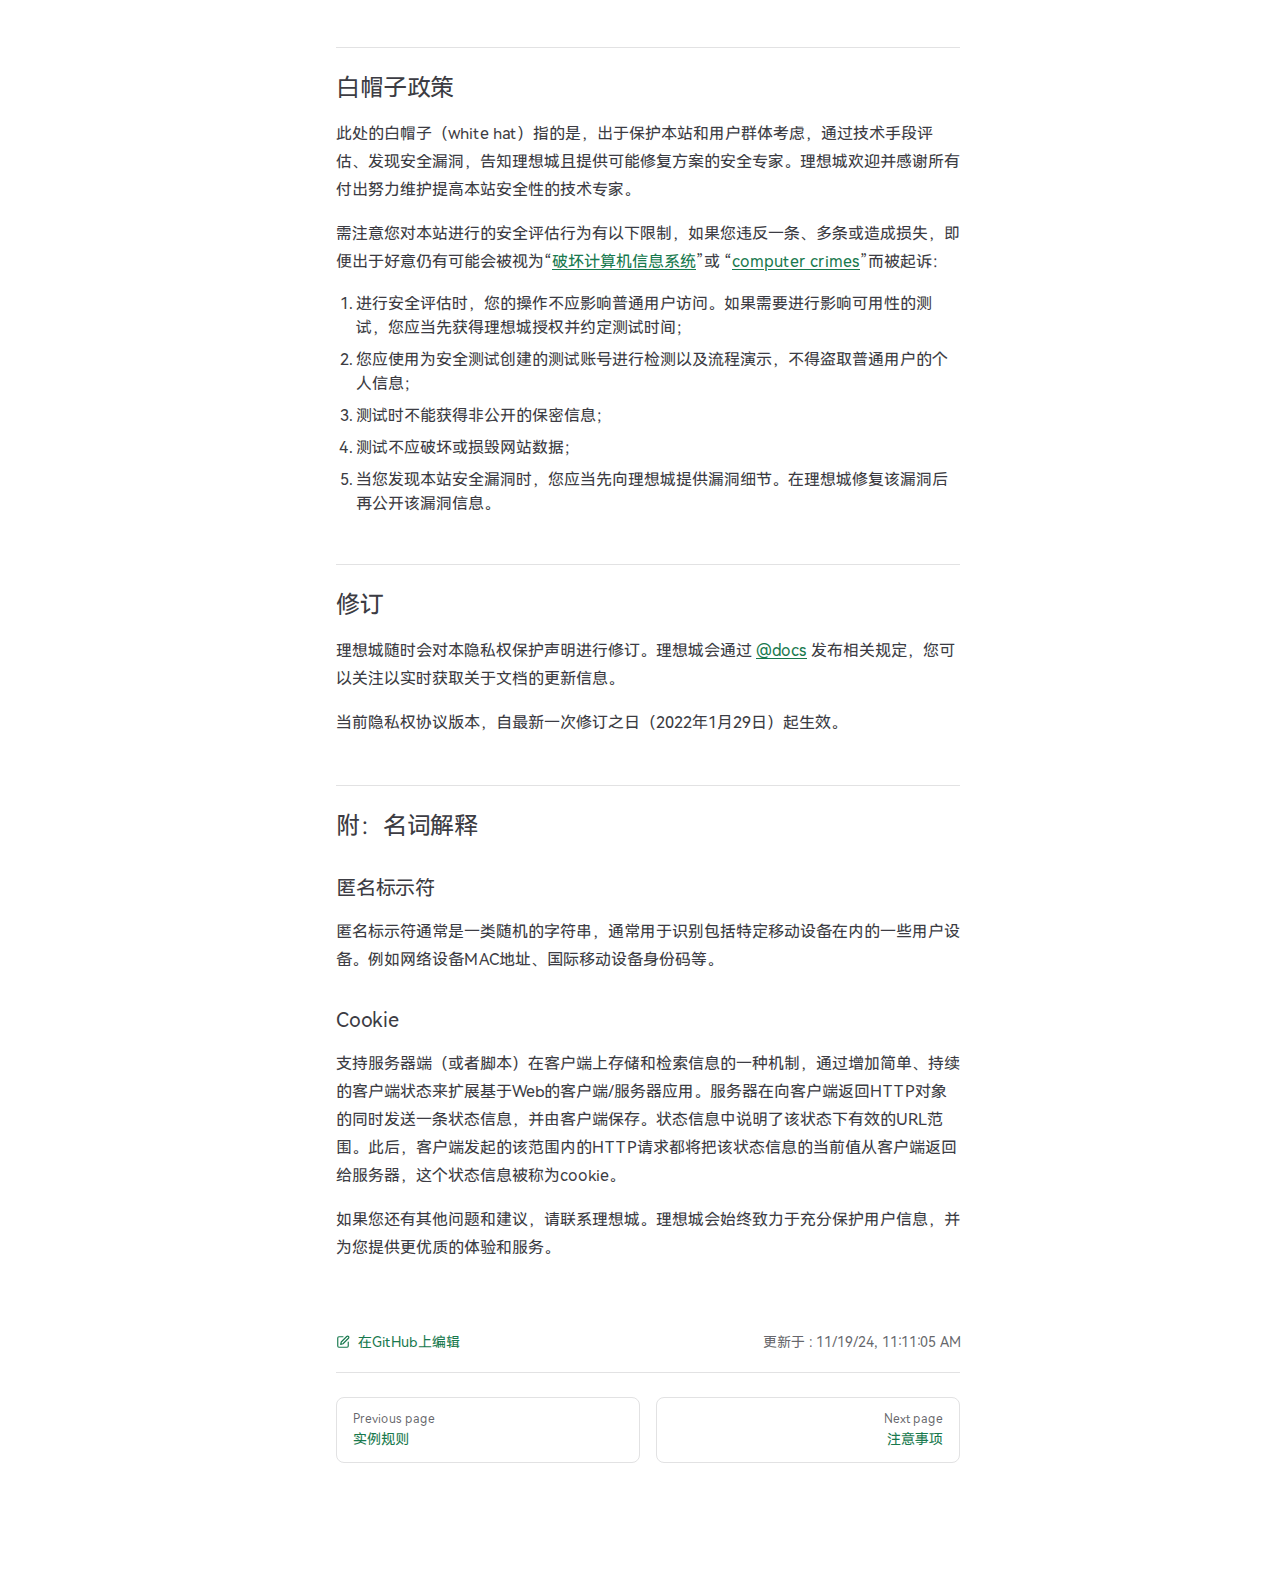
<file: basic/Privacy-Policy.html>
<!DOCTYPE html>
<html lang="en-US" dir="ltr">
  <head>
    <meta charset="utf-8">
    <meta name="viewport" content="width=device-width,initial-scale=1">
    <title>隐私政策 | 理想城</title>
    <meta name="description" content="理想城相关文档">
    <meta name="generator" content="VitePress v1.5.0">
    <link rel="preload stylesheet" href="/assets/style.uTxmNEyy.css" as="style">
    <link rel="preload stylesheet" href="/vp-icons.css" as="style">
    
    <script type="module" src="/assets/app.CQR78oqM.js"></script>
    <link rel="modulepreload" href="/assets/chunks/theme.YOEIhW7v.js">
    <link rel="modulepreload" href="/assets/chunks/framework.DzmM640o.js">
    <link rel="modulepreload" href="/assets/basic_Privacy-Policy.md.HI_prFVg.lean.js">
    <link rel="icon" href="/img/地球星球.png">
    <script async src="https://www.googletagmanager.com/gtag/js?id=G-CTJ19CXZ5L"></script>
    <script>window.dataLayer=window.dataLayer||[];function gtag(){dataLayer.push(arguments)}gtag("js",new Date),gtag("config","G-CTJ19CXZ5L");</script>
    <script id="check-dark-mode">(()=>{const e=localStorage.getItem("vitepress-theme-appearance")||"auto",a=window.matchMedia("(prefers-color-scheme: dark)").matches;(!e||e==="auto"?a:e==="dark")&&document.documentElement.classList.add("dark")})();</script>
    <script id="check-mac-os">document.documentElement.classList.toggle("mac",/Mac|iPhone|iPod|iPad/i.test(navigator.platform));</script>
  </head>
  <body>
    <div id="app"><div class="Layout" data-v-39b851b6><!--[--><!--]--><!--[--><span tabindex="-1" data-v-a06310ac></span><a href="#VPContent" class="VPSkipLink visually-hidden" data-v-a06310ac> Skip to content </a><!--]--><!----><header class="VPNav" data-v-39b851b6 data-v-1125fe0e><div class="VPNavBar" data-v-1125fe0e data-v-8c74a6bf><div class="wrapper" data-v-8c74a6bf><div class="container" data-v-8c74a6bf><div class="title" data-v-8c74a6bf><div class="VPNavBarTitle has-sidebar" data-v-8c74a6bf data-v-91ea8bb2><a class="title" href="/" data-v-91ea8bb2><!--[--><!--]--><!--[--><img class="VPImage logo" src="/img/地球星球.svg" alt data-v-e838cdb3><!--]--><span data-v-91ea8bb2>理想城</span><!--[--><!--]--></a></div></div><div class="content" data-v-8c74a6bf><div class="content-body" data-v-8c74a6bf><!--[--><!--]--><div class="VPNavBarSearch search" data-v-8c74a6bf><!--[--><!----><div id="local-search"><button type="button" class="DocSearch DocSearch-Button" aria-label="Search"><span class="DocSearch-Button-Container"><span class="vp-icon DocSearch-Search-Icon"></span><span class="DocSearch-Button-Placeholder">Search</span></span><span class="DocSearch-Button-Keys"><kbd class="DocSearch-Button-Key"></kbd><kbd class="DocSearch-Button-Key">K</kbd></span></button></div><!--]--></div><nav aria-labelledby="main-nav-aria-label" class="VPNavBarMenu menu" data-v-8c74a6bf data-v-d62dda7e><span id="main-nav-aria-label" class="visually-hidden" data-v-d62dda7e> Main Navigation </span><!--[--><!--[--><a class="VPLink link VPNavBarMenuLink" href="/docs/" tabindex="0" data-v-d62dda7e data-v-f334ebb6><!--[--><span data-v-f334ebb6>文档</span><!--]--></a><!--]--><!--[--><div class="VPFlyout VPNavBarMenuGroup" data-v-d62dda7e data-v-f1cced18><button type="button" class="button" aria-haspopup="true" aria-expanded="false" data-v-f1cced18><span class="text" data-v-f1cced18><!----><span data-v-f1cced18>友链</span><span class="vpi-chevron-down text-icon" data-v-f1cced18></span></span></button><div class="menu" data-v-f1cced18><div class="VPMenu" data-v-f1cced18 data-v-b71e5dd0><div class="items" data-v-b71e5dd0><!--[--><!--[--><div class="VPMenuLink" data-v-b71e5dd0 data-v-15160b25><a class="VPLink link vp-external-link-icon" href="https://blog.gjcloak.top/" target="_blank" rel="noreferrer" data-v-15160b25><!--[--><span data-v-15160b25>博客</span><!--]--></a></div><!--]--><!--[--><div class="VPMenuLink" data-v-b71e5dd0 data-v-15160b25><a class="VPLink link vp-external-link-icon" href="https://lzplus.top/" target="_blank" rel="noreferrer" data-v-15160b25><!--[--><span data-v-15160b25>理想城</span><!--]--></a></div><!--]--><!--[--><div class="VPMenuLink" data-v-b71e5dd0 data-v-15160b25><a class="VPLink link vp-external-link-icon" href="https://im.lzplus.top/" target="_blank" rel="noreferrer" data-v-15160b25><!--[--><span data-v-15160b25>市民广场</span><!--]--></a></div><!--]--><!--[--><div class="VPMenuLink" data-v-b71e5dd0 data-v-15160b25><a class="VPLink link vp-external-link-icon" href="https://status.lzplus.top/status/all" target="_blank" rel="noreferrer" data-v-15160b25><!--[--><span data-v-15160b25>状态</span><!--]--></a></div><!--]--><!--]--></div><!--[--><!--]--></div></div></div><!--]--><!--[--><a class="VPLink link vp-external-link-icon VPNavBarMenuLink" href="https://lzplus.top/@docs" target="_blank" rel="noreferrer" tabindex="0" data-v-d62dda7e data-v-f334ebb6><!--[--><span data-v-f334ebb6>订阅</span><!--]--></a><!--]--><!--]--></nav><!----><div class="VPNavBarAppearance appearance" data-v-8c74a6bf data-v-407d5c63><button class="VPSwitch VPSwitchAppearance" type="button" role="switch" title aria-checked="false" data-v-407d5c63 data-v-2994eab3 data-v-2ed556eb><span class="check" data-v-2ed556eb><span class="icon" data-v-2ed556eb><!--[--><span class="vpi-sun sun" data-v-2994eab3></span><span class="vpi-moon moon" data-v-2994eab3></span><!--]--></span></span></button></div><div class="VPSocialLinks VPNavBarSocialLinks social-links" data-v-8c74a6bf data-v-05a069e5 data-v-b299d3ce><!--[--><a class="VPSocialLink no-icon" href="https://github.com/gongjuecloak/docs" aria-label="github" target="_blank" rel="noopener" data-v-b299d3ce data-v-1dde8092><span class="vpi-social-github"></span></a><a class="VPSocialLink no-icon" href="https://lzplus.top/@docs" aria-label="mastodon" target="_blank" rel="noopener" data-v-b299d3ce data-v-1dde8092><span class="vpi-social-mastodon"></span></a><!--]--></div><div class="VPFlyout VPNavBarExtra extra" data-v-8c74a6bf data-v-d10923a3 data-v-f1cced18><button type="button" class="button" aria-haspopup="true" aria-expanded="false" aria-label="extra navigation" data-v-f1cced18><span class="vpi-more-horizontal icon" data-v-f1cced18></span></button><div class="menu" data-v-f1cced18><div class="VPMenu" data-v-f1cced18 data-v-b71e5dd0><!----><!--[--><!--[--><!----><div class="group" data-v-d10923a3><div class="item appearance" data-v-d10923a3><p class="label" data-v-d10923a3>Appearance</p><div class="appearance-action" data-v-d10923a3><button class="VPSwitch VPSwitchAppearance" type="button" role="switch" title aria-checked="false" data-v-d10923a3 data-v-2994eab3 data-v-2ed556eb><span class="check" data-v-2ed556eb><span class="icon" data-v-2ed556eb><!--[--><span class="vpi-sun sun" data-v-2994eab3></span><span class="vpi-moon moon" data-v-2994eab3></span><!--]--></span></span></button></div></div></div><div class="group" data-v-d10923a3><div class="item social-links" data-v-d10923a3><div class="VPSocialLinks social-links-list" data-v-d10923a3 data-v-b299d3ce><!--[--><a class="VPSocialLink no-icon" href="https://github.com/gongjuecloak/docs" aria-label="github" target="_blank" rel="noopener" data-v-b299d3ce data-v-1dde8092><span class="vpi-social-github"></span></a><a class="VPSocialLink no-icon" href="https://lzplus.top/@docs" aria-label="mastodon" target="_blank" rel="noopener" data-v-b299d3ce data-v-1dde8092><span class="vpi-social-mastodon"></span></a><!--]--></div></div></div><!--]--><!--]--></div></div></div><!--[--><!--]--><button type="button" class="VPNavBarHamburger hamburger" aria-label="mobile navigation" aria-expanded="false" aria-controls="VPNavScreen" data-v-8c74a6bf data-v-661d4f1a><span class="container" data-v-661d4f1a><span class="top" data-v-661d4f1a></span><span class="middle" data-v-661d4f1a></span><span class="bottom" data-v-661d4f1a></span></span></button></div></div></div></div><div class="divider" data-v-8c74a6bf><div class="divider-line" data-v-8c74a6bf></div></div></div><!----></header><div class="VPLocalNav has-sidebar empty" data-v-39b851b6 data-v-e758e1b7><div class="container" data-v-e758e1b7><button class="menu" aria-expanded="false" aria-controls="VPSidebarNav" data-v-e758e1b7><span class="vpi-align-left menu-icon" data-v-e758e1b7></span><span class="menu-text" data-v-e758e1b7>目录</span></button><div class="VPLocalNavOutlineDropdown" style="--vp-vh:0px;" data-v-e758e1b7 data-v-ebf966df><button data-v-ebf966df>返回顶部</button><!----></div></div></div><aside class="VPSidebar" data-v-39b851b6 data-v-6b9869d7><div class="curtain" data-v-6b9869d7></div><nav class="nav" id="VPSidebarNav" aria-labelledby="sidebar-aria-label" tabindex="-1" data-v-6b9869d7><span class="visually-hidden" id="sidebar-aria-label" data-v-6b9869d7> Sidebar Navigation </span><!--[--><!--]--><!--[--><div class="no-transition group" data-v-71286ee5><section class="VPSidebarItem level-0 has-active" data-v-71286ee5 data-v-877bfe94><div class="item" role="button" tabindex="0" data-v-877bfe94><div class="indicator" data-v-877bfe94></div><h2 class="text" data-v-877bfe94>基础规范</h2><!----></div><div class="items" data-v-877bfe94><!--[--><div class="VPSidebarItem level-1 is-link" data-v-877bfe94 data-v-877bfe94><div class="item" data-v-877bfe94><div class="indicator" data-v-877bfe94></div><a class="VPLink link link" href="/basic/Arcology-Project-Description.html" data-v-877bfe94><!--[--><p class="text" data-v-877bfe94>实例说明</p><!--]--></a><!----></div><!----></div><div class="VPSidebarItem level-1 is-link" data-v-877bfe94 data-v-877bfe94><div class="item" data-v-877bfe94><div class="indicator" data-v-877bfe94></div><a class="VPLink link link" href="/basic/Instance-Rules.html" data-v-877bfe94><!--[--><p class="text" data-v-877bfe94>实例规则</p><!--]--></a><!----></div><!----></div><div class="VPSidebarItem level-1 is-link" data-v-877bfe94 data-v-877bfe94><div class="item" data-v-877bfe94><div class="indicator" data-v-877bfe94></div><a class="VPLink link link" href="/basic/Privacy-Policy.html" data-v-877bfe94><!--[--><p class="text" data-v-877bfe94>隐私政策</p><!--]--></a><!----></div><!----></div><div class="VPSidebarItem level-1 is-link" data-v-877bfe94 data-v-877bfe94><div class="item" data-v-877bfe94><div class="indicator" data-v-877bfe94></div><a class="VPLink link link" href="/basic/IMPORTANT_NOTES.html" data-v-877bfe94><!--[--><p class="text" data-v-877bfe94>注意事项</p><!--]--></a><!----></div><!----></div><!--]--></div></section></div><div class="no-transition group" data-v-71286ee5><section class="VPSidebarItem level-0" data-v-71286ee5 data-v-877bfe94><div class="item" role="button" tabindex="0" data-v-877bfe94><div class="indicator" data-v-877bfe94></div><h2 class="text" data-v-877bfe94>其他</h2><!----></div><div class="items" data-v-877bfe94><!--[--><div class="VPSidebarItem level-1 is-link" data-v-877bfe94 data-v-877bfe94><div class="item" data-v-877bfe94><div class="indicator" data-v-877bfe94></div><a class="VPLink link link" href="/other/contact-us.html" data-v-877bfe94><!--[--><p class="text" data-v-877bfe94>联系我们</p><!--]--></a><!----></div><!----></div><div class="VPSidebarItem level-1 is-link" data-v-877bfe94 data-v-877bfe94><div class="item" data-v-877bfe94><div class="indicator" data-v-877bfe94></div><a class="VPLink link link" href="/other/Service-Architecture.html" data-v-877bfe94><!--[--><p class="text" data-v-877bfe94>服务架构</p><!--]--></a><!----></div><!----></div><div class="VPSidebarItem level-1 is-link" data-v-877bfe94 data-v-877bfe94><div class="item" data-v-877bfe94><div class="indicator" data-v-877bfe94></div><a class="VPLink link link" href="/other/sponsor.html" data-v-877bfe94><!--[--><p class="text" data-v-877bfe94>赞助</p><!--]--></a><!----></div><!----></div><!--]--></div></section></div><!--]--><!--[--><!--]--></nav></aside><div class="VPContent has-sidebar" id="VPContent" data-v-39b851b6 data-v-cc09d6e0><div class="VPDoc has-sidebar has-aside" data-v-cc09d6e0 data-v-f87ade32><!--[--><!--]--><div class="container" data-v-f87ade32><div class="aside" data-v-f87ade32><div class="aside-curtain" data-v-f87ade32></div><div class="aside-container" data-v-f87ade32><div class="aside-content" data-v-f87ade32><div class="VPDocAside" data-v-f87ade32 data-v-c0d770e2><!--[--><!--]--><!--[--><!--]--><nav aria-labelledby="doc-outline-aria-label" class="VPDocAsideOutline" data-v-c0d770e2 data-v-154faa32><div class="content" data-v-154faa32><div class="outline-marker" data-v-154faa32></div><div aria-level="2" class="outline-title" id="doc-outline-aria-label" role="heading" data-v-154faa32>On this page</div><ul class="VPDocOutlineItem root" data-v-154faa32 data-v-a993366b><!--[--><!--]--></ul></div></nav><!--[--><!--]--><div class="spacer" data-v-c0d770e2></div><!--[--><!--]--><!----><!--[--><!--]--><!--[--><!--]--></div></div></div></div><div class="content" data-v-f87ade32><div class="content-container" data-v-f87ade32><!--[--><!--]--><main class="main" data-v-f87ade32><div style="position:relative;" class="vp-doc _basic_Privacy-Policy" data-v-f87ade32><div><h1 id="隐私政策" tabindex="-1">隐私政策<span class="VPBadge tip" vertical="top"><!--[-->Privacy Policy<!--]--></span> <a class="header-anchor" href="#隐私政策" aria-label="Permalink to &quot;隐私政策&lt;Badge type=&quot;tip&quot; text=&quot;Privacy Policy&quot; vertical=&quot;top&quot; /&gt;&quot;">​</a></h1><p>理想城非常重视信息的保护，在使用理想城的所有产品和服务前，请您务必仔细阅读并透彻理解本声明。一旦您选择使用，即表示您认可并接受本条款现有内容及其可能随时更新的内容。</p><p>理想城目前允许注册用户和匿名用户参与编辑和发表评论，但如果您只是浏览页面则无需注册。目前注册用户的自动确认程序只需要您提供电子邮箱地址，以提高自动程序破坏的难度。除了在法律要求范围内，任何人都不得披露或故意暴露用户密码 和/或 为识别用户而生成的Cookie。</p><h2 id="适用范围" tabindex="-1">适用范围 <a class="header-anchor" href="#适用范围" aria-label="Permalink to &quot;适用范围&quot;">​</a></h2><p>本声明适用于由理想城提供的服务，解释了用户（自然人）信息收集和使用的有关情况。</p><h2 id="信息收集" tabindex="-1">信息收集 <a class="header-anchor" href="#信息收集" aria-label="Permalink to &quot;信息收集&quot;">​</a></h2><ol><li>您向理想城提供的信息。为了向您提供更好的用户服务，理想城会在您自愿注册账户时存储您的个人信息，并将这些信息进行整合。请您在注册时及时、详尽及准确地提供个人资料（目前理想城注册流程只需要用户提供电子邮箱地址），并在需要时更新个人资料。所有注册时提供的资料将引用为注册资料。如果因个人资料不真实（如提供非本人持有的电子邮箱地址）而导致的问题，由您自行承担相应的后果。请您不要将您的帐号、密码转让或出借予他人使用。如您发现您的帐号遭他人未经授权而使用，应立即通知理想城。若因用户疏忽、用户计算机被黑客入侵等与理想城无关的原因导致账号密码被第三方获知，理想城不承担相关责任。</li><li>日志信息。当您使用理想城服务时，服务器会自动记录一些信息，例如您对我们服务的使用情况、IP地址、所访问服务的URL、浏览器的类型和使用的语言以及访问日期和时间等。 设备信息。为了改善用户体验，系统可能会自动存储和设备有关的信息，用以进行服务适配。例如您的硬件型号、操作系统版本等。</li><li>Cookie 和匿名标示符等工具。cookie 主要的功能是便于您使用网站产品和/或服务，以及帮助网站统计独立访客数量等。运用 cookie 技术，理想城能够为您提供更加周到的个性化服务，并允许您设定您特定的服务选项。 当您使用服务时，会向您的设备发送 cookie。当您与我们提供给合作伙伴的服务（例如广告和/或推广服务，以及可能显示在其他网站上的由理想城提供的服务功能）进行交互时，我们允许位于理想城域的 cookie 或者其他匿名标识符发送给理想城的Web服务器。</li><li>您可以选择拒绝 cookie。您可以通过修改浏览器设置的方式拒绝 cookie。但如果您选择拒绝 cookie，则您可能无法登录或使用依赖于 cookie 的理想城服务或功能。 如果您不希望在您访问理想城时，理想城基于 cookie 向您推送个性化的信息，可以通过浏览器隐私保护工具限制理想城对cookie的使用。</li></ol><p>理想城会对上述信息采取加密处理，保证信息的安全性。</p><h2 id="信息使用" tabindex="-1">信息使用 <a class="header-anchor" href="#信息使用" aria-label="Permalink to &quot;信息使用&quot;">​</a></h2><p>理想城使用从相关产品和/或服务产生的信息用以维护和改进理想城的产品和/或服务，并用于开发新的产品和/或服务。理想城还会向您提供个性化的服务。</p><p>理想城会以高度的勤勉义务对待这些信息，除非事先获得您的授权或本声明另有规定外，不会将这些信息对外公开或向第三方提供（理想城关联机构除外）。</p><p>理想城不会向无关第三方提供、分享信息。除非理想城与合作伙伴共同向您提供您所要求的服务或者共同向您展示您可能感兴趣的内容，且信息为该项产品/服务所必须。</p><p>理想城可能会对产品使用情况进行统计。同时，理想城可能会与公众分享这些统计信息，以展示我们服务的整体使用趋势。这些统计信息会被进行脱敏处理，不包含您的任何身份识别信息。</p><p>根据相关法律法规及国家标准，以下情形中，理想城可能会共享、转让、公开披露个人信息无需事先征得您的同意：</p><ul><li>与国家安全、国防安全直接相关的；</li><li>与公共安全、公共卫生、重大公共利益直接相关的；</li><li>与刑事案件侦查、起诉、审判和判决执行等直接相关的；</li><li>出于维护您或其他个人的生命、财产等重大合法权益但又难以及时得到您明示同意的；</li><li>您自行向社会公众公开的个人信息；</li><li>从合法公开披露的信息中收集个人信息的，如合法的新闻报道、政府信息公开等渠道。</li></ul><h2 id="信息安全" tabindex="-1">信息安全 <a class="header-anchor" href="#信息安全" aria-label="Permalink to &quot;信息安全&quot;">​</a></h2><p>理想城重视信息安全，理想城依托多种安全技术和程序并额外采取安全技术和程序以严格保护您的信息不被未经授权的访问、使用或泄漏。</p><h2 id="未成年人信息保护" tabindex="-1">未成年人信息保护 <a class="header-anchor" href="#未成年人信息保护" aria-label="Permalink to &quot;未成年人信息保护&quot;">​</a></h2><p>理想城非常重视对未成年人信息的保护。若您是18周岁以下的未成年人，在使用理想城的产品和/或服务前，应事先取得您家长或法定监护人的同意。</p><h2 id="账户停止使用或删除" tabindex="-1">账户停止使用或删除 <a class="header-anchor" href="#账户停止使用或删除" aria-label="Permalink to &quot;账户停止使用或删除&quot;">​</a></h2><p>如果您确认不会再使用理想城及其相关的周边服务，出于对您隐私保护的考虑，请使用 设置 -&gt; 其他设置 -&gt; 其他 -&gt; 永久注销账号 功能彻底清除您的账号。需要注意的是，这是一个不可逆的操作，一旦启动即无法撤销或是中止，所以请再三确认是否确实需要执行。我们无法受理关于误删除后想要找回账号相关的申诉。</p><h2 id="其他" tabindex="-1">其他 <a class="header-anchor" href="#其他" aria-label="Permalink to &quot;其他&quot;">​</a></h2><p><strong>可能会被记录的个人信息：</strong></p><ol><li>IP地址和其他技术数据</li><li>Cookies</li><li>用户贡献</li><li>历史记录（访问一个页面通常不会泄露您的个人信息，理想城只记录您访问过哪些页面，但不会提供公开入口以查询这些记录）</li><li>提交的编辑内容</li></ol><p><strong>以下情况可能会公布或与第三方分享您的个人信息</strong></p><ol><li>第3节第5条所述情形；</li><li>得到所涉及用户的允许；</li><li>调查滥用投诉时所需；</li><li>假如用户不断破坏文章或者不断进行破坏，该用户的数据可能被报告给互联网服务提供商、电信运营商或其它第三方机构（如当地互联网警察等），以协助进行IP封禁或者协助向相应互联网服务提供商申诉；</li><li>假如在保护理想城、其用户或者公众有合理必要的情况下. 除上述情况外，理想城不会在任何情况下公布可以确定个人的信息。</li></ol><h2 id="白帽子政策" tabindex="-1">白帽子政策 <a class="header-anchor" href="#白帽子政策" aria-label="Permalink to &quot;白帽子政策&quot;">​</a></h2><p>此处的白帽子（white hat）指的是，出于保护本站和用户群体考虑，通过技术手段评估、发现安全漏洞，告知理想城且提供可能修复方案的安全专家。理想城欢迎并感谢所有付出努力维护提高本站安全性的技术专家。</p><p>需注意您对本站进行的安全评估行为有以下限制，如果您违反一条、多条或造成损失，即便出于好意仍有可能会被视为“<a href="http://www.moj.gov.cn/subject/content/2020-02/14/1449_3241661.html" target="_blank" rel="noreferrer">破坏计算机信息系统</a>”或 “<a href="https://www.justice.gov/criminal/cybercrime/docs/ccmanual.pdf" target="_blank" rel="noreferrer">computer crimes</a>”而被起诉：</p><ol><li>进行安全评估时，您的操作不应影响普通用户访问。如果需要进行影响可用性的测试，您应当先获得理想城授权并约定测试时间；</li><li>您应使用为安全测试创建的测试账号进行检测以及流程演示，不得盗取普通用户的个人信息；</li><li>测试时不能获得非公开的保密信息；</li><li>测试不应破坏或损毁网站数据；</li><li>当您发现本站安全漏洞时，您应当先向理想城提供漏洞细节。在理想城修复该漏洞后再公开该漏洞信息。</li></ol><h2 id="修订" tabindex="-1">修订 <a class="header-anchor" href="#修订" aria-label="Permalink to &quot;修订&quot;">​</a></h2><p>理想城随时会对本隐私权保护声明进行修订。理想城会通过 <a href="https://lzplus.top/@docs" target="_blank" rel="noreferrer">@docs</a> 发布相关规定，您可以关注以实时获取关于文档的更新信息。</p><p>当前隐私权协议版本，自最新一次修订之日（2022年1月29日）起生效。</p><h2 id="附-名词解释" tabindex="-1">附：名词解释 <a class="header-anchor" href="#附-名词解释" aria-label="Permalink to &quot;附：名词解释&quot;">​</a></h2><h3 id="匿名标示符" tabindex="-1">匿名标示符 <a class="header-anchor" href="#匿名标示符" aria-label="Permalink to &quot;匿名标示符&quot;">​</a></h3><p>匿名标示符通常是一类随机的字符串，通常用于识别包括特定移动设备在内的一些用户设备。例如网络设备MAC地址、国际移动设备身份码等。</p><h3 id="cookie" tabindex="-1">Cookie <a class="header-anchor" href="#cookie" aria-label="Permalink to &quot;Cookie&quot;">​</a></h3><p>支持服务器端（或者脚本）在客户端上存储和检索信息的一种机制，通过增加简单、持续的客户端状态来扩展基于Web的客户端/服务器应用。服务器在向客户端返回HTTP对象的同时发送一条状态信息，并由客户端保存。状态信息中说明了该状态下有效的URL范围。此后，客户端发起的该范围内的HTTP请求都将把该状态信息的当前值从客户端返回给服务器，这个状态信息被称为cookie。</p><p>如果您还有其他问题和建议，请联系理想城。理想城会始终致力于充分保护用户信息，并为您提供更优质的体验和服务。</p></div></div></main><footer class="VPDocFooter" data-v-f87ade32 data-v-a287ad5f><!--[--><!--]--><div class="edit-info" data-v-a287ad5f><div class="edit-link" data-v-a287ad5f><a class="VPLink link vp-external-link-icon no-icon edit-link-button" href="https://github.com/gongjuecloak/docs/edit/main/basic/Privacy-Policy.md" target="_blank" rel="noreferrer" data-v-a287ad5f><!--[--><span class="vpi-square-pen edit-link-icon" data-v-a287ad5f></span> 在GitHub上编辑<!--]--></a></div><div class="last-updated" data-v-a287ad5f><p class="VPLastUpdated" data-v-a287ad5f data-v-acf4bd3a>更新于 : <time datetime="2024-11-19T11:11:05.000Z" data-v-acf4bd3a></time></p></div></div><nav class="prev-next" aria-labelledby="doc-footer-aria-label" data-v-a287ad5f><span class="visually-hidden" id="doc-footer-aria-label" data-v-a287ad5f>Pager</span><div class="pager" data-v-a287ad5f><a class="VPLink link pager-link prev" href="/basic/Instance-Rules.html" data-v-a287ad5f><!--[--><span class="desc" data-v-a287ad5f>Previous page</span><span class="title" data-v-a287ad5f>实例规则</span><!--]--></a></div><div class="pager" data-v-a287ad5f><a class="VPLink link pager-link next" href="/basic/IMPORTANT_NOTES.html" data-v-a287ad5f><!--[--><span class="desc" data-v-a287ad5f>Next page</span><span class="title" data-v-a287ad5f>注意事项</span><!--]--></a></div></nav></footer><!--[--><!--]--></div></div></div><!--[--><!--]--></div></div><footer class="VPFooter has-sidebar" data-v-39b851b6 data-v-ed47955f><div class="container" data-v-ed47955f><p class="message" data-v-ed47955f>基于 <a target="_blank" href="https://creativecommons.org/licenses/by-sa/4.0/deed.zh-hans">CC-BY-SA-4.0</a> 授权</p><p class="copyright" data-v-ed47955f>© 2020-2024 理想城 版权所有</p></div></footer><!--[--><!--]--></div></div>
    <script>window.__VP_HASH_MAP__=JSON.parse("{\"basic_arcology-project-description.md\":\"CjHwZkmf\",\"basic_important_notes.md\":\"BPGBBfpT\",\"basic_instance-rules.md\":\"ZQkkIf6d\",\"basic_privacy-policy.md\":\"HI_prFVg\",\"index.md\":\"LQ5v1jPh\",\"other_contact-us.md\":\"BJkunx_V\",\"other_service-architecture.md\":\"BW9-b_54\",\"other_sponsor.md\":\"CTNyBVW9\",\"readme.md\":\"f7KBy6Cs\",\"textbook_grammatical.md\":\"CV97ZZWU\"}");window.__VP_SITE_DATA__=JSON.parse("{\"lang\":\"en-US\",\"dir\":\"ltr\",\"title\":\"理想城\",\"description\":\"理想城相关文档\",\"base\":\"/\",\"head\":[],\"router\":{\"prefetchLinks\":true},\"appearance\":true,\"themeConfig\":{\"logo\":\"/img/地球星球.svg\",\"nav\":[{\"text\":\"文档\",\"link\":\"/docs/\"},{\"text\":\"友链\",\"items\":[{\"text\":\"博客\",\"link\":\"https://blog.gjcloak.top/\"},{\"text\":\"理想城\",\"link\":\"https://lzplus.top/\"},{\"text\":\"市民广场\",\"link\":\"https://im.lzplus.top/\"},{\"text\":\"状态\",\"link\":\"https://status.lzplus.top/status/all\"}]},{\"text\":\"订阅\",\"link\":\"https://lzplus.top/@docs\"}],\"returnToTopLabel\":\"返回顶部\",\"sidebarMenuLabel\":\"目录\",\"sidebar\":[{\"text\":\"基础规范\",\"items\":[{\"text\":\"实例说明\",\"link\":\"/basic/Arcology-Project-Description\"},{\"text\":\"实例规则\",\"link\":\"/basic/Instance-Rules\"},{\"text\":\"隐私政策\",\"link\":\"/basic/Privacy-Policy\"},{\"text\":\"注意事项\",\"link\":\"/basic/IMPORTANT_NOTES\"}]},{\"text\":\"其他\",\"items\":[{\"text\":\"联系我们\",\"link\":\"/other/contact-us\"},{\"text\":\"服务架构\",\"link\":\"/other/Service-Architecture\"},{\"text\":\"赞助\",\"link\":\"/other/sponsor\"}]}],\"search\":{\"provider\":\"local\"},\"lastUpdated\":{\"text\":\"更新于 \",\"formatOptions\":{\"dateStyle\":\"short\",\"timeStyle\":\"medium\"}},\"editLink\":{\"pattern\":\"https://github.com/gongjuecloak/docs/edit/main/:path\",\"text\":\"在GitHub上编辑\"},\"socialLinks\":[{\"icon\":\"github\",\"link\":\"https://github.com/gongjuecloak/docs\"},{\"icon\":\"mastodon\",\"link\":\"https://lzplus.top/@docs\"}],\"footer\":{\"message\":\"基于 <a target=\\\"_blank\\\" href=\\\"https://creativecommons.org/licenses/by-sa/4.0/deed.zh-hans\\\">CC-BY-SA-4.0</a> 授权\",\"copyright\":\"© 2020-2024 理想城 版权所有\"}},\"locales\":{},\"scrollOffset\":134,\"cleanUrls\":false}");</script>
    
  </body>
</html>
</file>
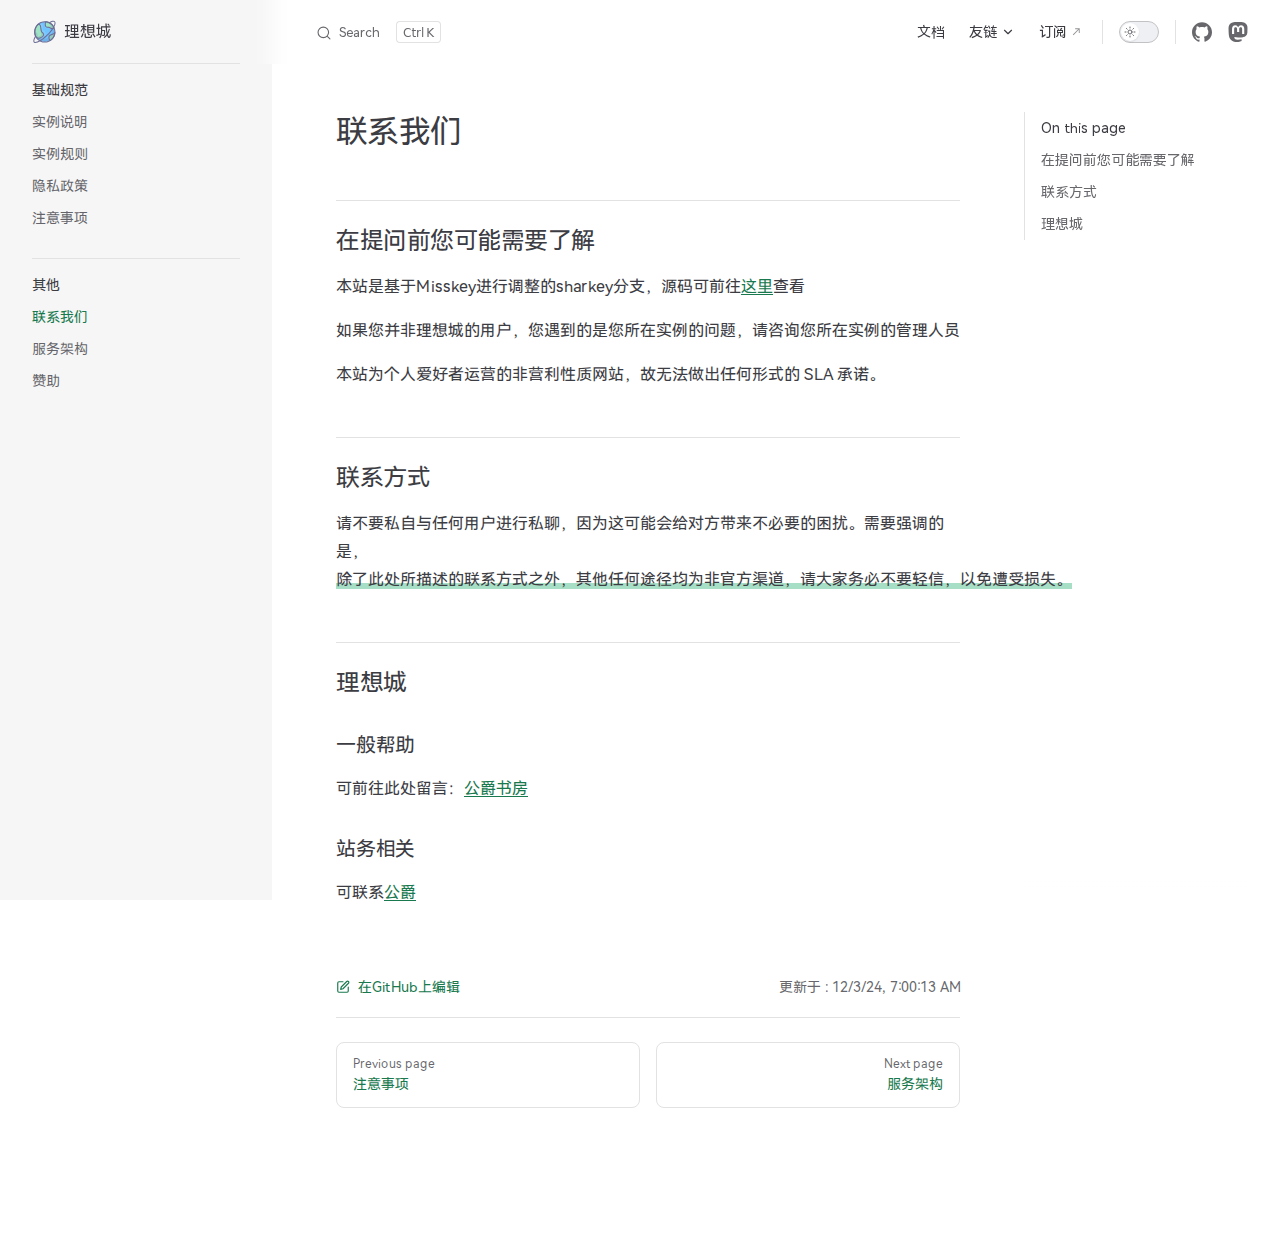
<file: other/contact-us.html>
<!DOCTYPE html>
<html lang="en-US" dir="ltr">
  <head>
    <meta charset="utf-8">
    <meta name="viewport" content="width=device-width,initial-scale=1">
    <title>联系我们 | 理想城</title>
    <meta name="description" content="理想城相关文档">
    <meta name="generator" content="VitePress v1.5.0">
    <link rel="preload stylesheet" href="/assets/style.uTxmNEyy.css" as="style">
    <link rel="preload stylesheet" href="/vp-icons.css" as="style">
    
    <script type="module" src="/assets/app.CQR78oqM.js"></script>
    <link rel="modulepreload" href="/assets/chunks/theme.YOEIhW7v.js">
    <link rel="modulepreload" href="/assets/chunks/framework.DzmM640o.js">
    <link rel="modulepreload" href="/assets/other_contact-us.md.BJkunx_V.lean.js">
    <link rel="icon" href="/img/地球星球.png">
    <script async src="https://www.googletagmanager.com/gtag/js?id=G-CTJ19CXZ5L"></script>
    <script>window.dataLayer=window.dataLayer||[];function gtag(){dataLayer.push(arguments)}gtag("js",new Date),gtag("config","G-CTJ19CXZ5L");</script>
    <script id="check-dark-mode">(()=>{const e=localStorage.getItem("vitepress-theme-appearance")||"auto",a=window.matchMedia("(prefers-color-scheme: dark)").matches;(!e||e==="auto"?a:e==="dark")&&document.documentElement.classList.add("dark")})();</script>
    <script id="check-mac-os">document.documentElement.classList.toggle("mac",/Mac|iPhone|iPod|iPad/i.test(navigator.platform));</script>
  </head>
  <body>
    <div id="app"><div class="Layout" data-v-39b851b6><!--[--><!--]--><!--[--><span tabindex="-1" data-v-a06310ac></span><a href="#VPContent" class="VPSkipLink visually-hidden" data-v-a06310ac> Skip to content </a><!--]--><!----><header class="VPNav" data-v-39b851b6 data-v-1125fe0e><div class="VPNavBar" data-v-1125fe0e data-v-8c74a6bf><div class="wrapper" data-v-8c74a6bf><div class="container" data-v-8c74a6bf><div class="title" data-v-8c74a6bf><div class="VPNavBarTitle has-sidebar" data-v-8c74a6bf data-v-91ea8bb2><a class="title" href="/" data-v-91ea8bb2><!--[--><!--]--><!--[--><img class="VPImage logo" src="/img/地球星球.svg" alt data-v-e838cdb3><!--]--><span data-v-91ea8bb2>理想城</span><!--[--><!--]--></a></div></div><div class="content" data-v-8c74a6bf><div class="content-body" data-v-8c74a6bf><!--[--><!--]--><div class="VPNavBarSearch search" data-v-8c74a6bf><!--[--><!----><div id="local-search"><button type="button" class="DocSearch DocSearch-Button" aria-label="Search"><span class="DocSearch-Button-Container"><span class="vp-icon DocSearch-Search-Icon"></span><span class="DocSearch-Button-Placeholder">Search</span></span><span class="DocSearch-Button-Keys"><kbd class="DocSearch-Button-Key"></kbd><kbd class="DocSearch-Button-Key">K</kbd></span></button></div><!--]--></div><nav aria-labelledby="main-nav-aria-label" class="VPNavBarMenu menu" data-v-8c74a6bf data-v-d62dda7e><span id="main-nav-aria-label" class="visually-hidden" data-v-d62dda7e> Main Navigation </span><!--[--><!--[--><a class="VPLink link VPNavBarMenuLink" href="/docs/" tabindex="0" data-v-d62dda7e data-v-f334ebb6><!--[--><span data-v-f334ebb6>文档</span><!--]--></a><!--]--><!--[--><div class="VPFlyout VPNavBarMenuGroup" data-v-d62dda7e data-v-f1cced18><button type="button" class="button" aria-haspopup="true" aria-expanded="false" data-v-f1cced18><span class="text" data-v-f1cced18><!----><span data-v-f1cced18>友链</span><span class="vpi-chevron-down text-icon" data-v-f1cced18></span></span></button><div class="menu" data-v-f1cced18><div class="VPMenu" data-v-f1cced18 data-v-b71e5dd0><div class="items" data-v-b71e5dd0><!--[--><!--[--><div class="VPMenuLink" data-v-b71e5dd0 data-v-15160b25><a class="VPLink link vp-external-link-icon" href="https://blog.gjcloak.top/" target="_blank" rel="noreferrer" data-v-15160b25><!--[--><span data-v-15160b25>博客</span><!--]--></a></div><!--]--><!--[--><div class="VPMenuLink" data-v-b71e5dd0 data-v-15160b25><a class="VPLink link vp-external-link-icon" href="https://lzplus.top/" target="_blank" rel="noreferrer" data-v-15160b25><!--[--><span data-v-15160b25>理想城</span><!--]--></a></div><!--]--><!--[--><div class="VPMenuLink" data-v-b71e5dd0 data-v-15160b25><a class="VPLink link vp-external-link-icon" href="https://im.lzplus.top/" target="_blank" rel="noreferrer" data-v-15160b25><!--[--><span data-v-15160b25>市民广场</span><!--]--></a></div><!--]--><!--[--><div class="VPMenuLink" data-v-b71e5dd0 data-v-15160b25><a class="VPLink link vp-external-link-icon" href="https://status.lzplus.top/status/all" target="_blank" rel="noreferrer" data-v-15160b25><!--[--><span data-v-15160b25>状态</span><!--]--></a></div><!--]--><!--]--></div><!--[--><!--]--></div></div></div><!--]--><!--[--><a class="VPLink link vp-external-link-icon VPNavBarMenuLink" href="https://lzplus.top/@docs" target="_blank" rel="noreferrer" tabindex="0" data-v-d62dda7e data-v-f334ebb6><!--[--><span data-v-f334ebb6>订阅</span><!--]--></a><!--]--><!--]--></nav><!----><div class="VPNavBarAppearance appearance" data-v-8c74a6bf data-v-407d5c63><button class="VPSwitch VPSwitchAppearance" type="button" role="switch" title aria-checked="false" data-v-407d5c63 data-v-2994eab3 data-v-2ed556eb><span class="check" data-v-2ed556eb><span class="icon" data-v-2ed556eb><!--[--><span class="vpi-sun sun" data-v-2994eab3></span><span class="vpi-moon moon" data-v-2994eab3></span><!--]--></span></span></button></div><div class="VPSocialLinks VPNavBarSocialLinks social-links" data-v-8c74a6bf data-v-05a069e5 data-v-b299d3ce><!--[--><a class="VPSocialLink no-icon" href="https://github.com/gongjuecloak/docs" aria-label="github" target="_blank" rel="noopener" data-v-b299d3ce data-v-1dde8092><span class="vpi-social-github"></span></a><a class="VPSocialLink no-icon" href="https://lzplus.top/@docs" aria-label="mastodon" target="_blank" rel="noopener" data-v-b299d3ce data-v-1dde8092><span class="vpi-social-mastodon"></span></a><!--]--></div><div class="VPFlyout VPNavBarExtra extra" data-v-8c74a6bf data-v-d10923a3 data-v-f1cced18><button type="button" class="button" aria-haspopup="true" aria-expanded="false" aria-label="extra navigation" data-v-f1cced18><span class="vpi-more-horizontal icon" data-v-f1cced18></span></button><div class="menu" data-v-f1cced18><div class="VPMenu" data-v-f1cced18 data-v-b71e5dd0><!----><!--[--><!--[--><!----><div class="group" data-v-d10923a3><div class="item appearance" data-v-d10923a3><p class="label" data-v-d10923a3>Appearance</p><div class="appearance-action" data-v-d10923a3><button class="VPSwitch VPSwitchAppearance" type="button" role="switch" title aria-checked="false" data-v-d10923a3 data-v-2994eab3 data-v-2ed556eb><span class="check" data-v-2ed556eb><span class="icon" data-v-2ed556eb><!--[--><span class="vpi-sun sun" data-v-2994eab3></span><span class="vpi-moon moon" data-v-2994eab3></span><!--]--></span></span></button></div></div></div><div class="group" data-v-d10923a3><div class="item social-links" data-v-d10923a3><div class="VPSocialLinks social-links-list" data-v-d10923a3 data-v-b299d3ce><!--[--><a class="VPSocialLink no-icon" href="https://github.com/gongjuecloak/docs" aria-label="github" target="_blank" rel="noopener" data-v-b299d3ce data-v-1dde8092><span class="vpi-social-github"></span></a><a class="VPSocialLink no-icon" href="https://lzplus.top/@docs" aria-label="mastodon" target="_blank" rel="noopener" data-v-b299d3ce data-v-1dde8092><span class="vpi-social-mastodon"></span></a><!--]--></div></div></div><!--]--><!--]--></div></div></div><!--[--><!--]--><button type="button" class="VPNavBarHamburger hamburger" aria-label="mobile navigation" aria-expanded="false" aria-controls="VPNavScreen" data-v-8c74a6bf data-v-661d4f1a><span class="container" data-v-661d4f1a><span class="top" data-v-661d4f1a></span><span class="middle" data-v-661d4f1a></span><span class="bottom" data-v-661d4f1a></span></span></button></div></div></div></div><div class="divider" data-v-8c74a6bf><div class="divider-line" data-v-8c74a6bf></div></div></div><!----></header><div class="VPLocalNav has-sidebar empty" data-v-39b851b6 data-v-e758e1b7><div class="container" data-v-e758e1b7><button class="menu" aria-expanded="false" aria-controls="VPSidebarNav" data-v-e758e1b7><span class="vpi-align-left menu-icon" data-v-e758e1b7></span><span class="menu-text" data-v-e758e1b7>目录</span></button><div class="VPLocalNavOutlineDropdown" style="--vp-vh:0px;" data-v-e758e1b7 data-v-ebf966df><button data-v-ebf966df>返回顶部</button><!----></div></div></div><aside class="VPSidebar" data-v-39b851b6 data-v-6b9869d7><div class="curtain" data-v-6b9869d7></div><nav class="nav" id="VPSidebarNav" aria-labelledby="sidebar-aria-label" tabindex="-1" data-v-6b9869d7><span class="visually-hidden" id="sidebar-aria-label" data-v-6b9869d7> Sidebar Navigation </span><!--[--><!--]--><!--[--><div class="no-transition group" data-v-71286ee5><section class="VPSidebarItem level-0" data-v-71286ee5 data-v-877bfe94><div class="item" role="button" tabindex="0" data-v-877bfe94><div class="indicator" data-v-877bfe94></div><h2 class="text" data-v-877bfe94>基础规范</h2><!----></div><div class="items" data-v-877bfe94><!--[--><div class="VPSidebarItem level-1 is-link" data-v-877bfe94 data-v-877bfe94><div class="item" data-v-877bfe94><div class="indicator" data-v-877bfe94></div><a class="VPLink link link" href="/basic/Arcology-Project-Description.html" data-v-877bfe94><!--[--><p class="text" data-v-877bfe94>实例说明</p><!--]--></a><!----></div><!----></div><div class="VPSidebarItem level-1 is-link" data-v-877bfe94 data-v-877bfe94><div class="item" data-v-877bfe94><div class="indicator" data-v-877bfe94></div><a class="VPLink link link" href="/basic/Instance-Rules.html" data-v-877bfe94><!--[--><p class="text" data-v-877bfe94>实例规则</p><!--]--></a><!----></div><!----></div><div class="VPSidebarItem level-1 is-link" data-v-877bfe94 data-v-877bfe94><div class="item" data-v-877bfe94><div class="indicator" data-v-877bfe94></div><a class="VPLink link link" href="/basic/Privacy-Policy.html" data-v-877bfe94><!--[--><p class="text" data-v-877bfe94>隐私政策</p><!--]--></a><!----></div><!----></div><div class="VPSidebarItem level-1 is-link" data-v-877bfe94 data-v-877bfe94><div class="item" data-v-877bfe94><div class="indicator" data-v-877bfe94></div><a class="VPLink link link" href="/basic/IMPORTANT_NOTES.html" data-v-877bfe94><!--[--><p class="text" data-v-877bfe94>注意事项</p><!--]--></a><!----></div><!----></div><!--]--></div></section></div><div class="no-transition group" data-v-71286ee5><section class="VPSidebarItem level-0 has-active" data-v-71286ee5 data-v-877bfe94><div class="item" role="button" tabindex="0" data-v-877bfe94><div class="indicator" data-v-877bfe94></div><h2 class="text" data-v-877bfe94>其他</h2><!----></div><div class="items" data-v-877bfe94><!--[--><div class="VPSidebarItem level-1 is-link" data-v-877bfe94 data-v-877bfe94><div class="item" data-v-877bfe94><div class="indicator" data-v-877bfe94></div><a class="VPLink link link" href="/other/contact-us.html" data-v-877bfe94><!--[--><p class="text" data-v-877bfe94>联系我们</p><!--]--></a><!----></div><!----></div><div class="VPSidebarItem level-1 is-link" data-v-877bfe94 data-v-877bfe94><div class="item" data-v-877bfe94><div class="indicator" data-v-877bfe94></div><a class="VPLink link link" href="/other/Service-Architecture.html" data-v-877bfe94><!--[--><p class="text" data-v-877bfe94>服务架构</p><!--]--></a><!----></div><!----></div><div class="VPSidebarItem level-1 is-link" data-v-877bfe94 data-v-877bfe94><div class="item" data-v-877bfe94><div class="indicator" data-v-877bfe94></div><a class="VPLink link link" href="/other/sponsor.html" data-v-877bfe94><!--[--><p class="text" data-v-877bfe94>赞助</p><!--]--></a><!----></div><!----></div><!--]--></div></section></div><!--]--><!--[--><!--]--></nav></aside><div class="VPContent has-sidebar" id="VPContent" data-v-39b851b6 data-v-cc09d6e0><div class="VPDoc has-sidebar has-aside" data-v-cc09d6e0 data-v-f87ade32><!--[--><!--]--><div class="container" data-v-f87ade32><div class="aside" data-v-f87ade32><div class="aside-curtain" data-v-f87ade32></div><div class="aside-container" data-v-f87ade32><div class="aside-content" data-v-f87ade32><div class="VPDocAside" data-v-f87ade32 data-v-c0d770e2><!--[--><!--]--><!--[--><!--]--><nav aria-labelledby="doc-outline-aria-label" class="VPDocAsideOutline" data-v-c0d770e2 data-v-154faa32><div class="content" data-v-154faa32><div class="outline-marker" data-v-154faa32></div><div aria-level="2" class="outline-title" id="doc-outline-aria-label" role="heading" data-v-154faa32>On this page</div><ul class="VPDocOutlineItem root" data-v-154faa32 data-v-a993366b><!--[--><!--]--></ul></div></nav><!--[--><!--]--><div class="spacer" data-v-c0d770e2></div><!--[--><!--]--><!----><!--[--><!--]--><!--[--><!--]--></div></div></div></div><div class="content" data-v-f87ade32><div class="content-container" data-v-f87ade32><!--[--><!--]--><main class="main" data-v-f87ade32><div style="position:relative;" class="vp-doc _other_contact-us" data-v-f87ade32><div><h1 id="联系我们" tabindex="-1">联系我们 <a class="header-anchor" href="#联系我们" aria-label="Permalink to &quot;联系我们&quot;">​</a></h1><h2 id="在提问前您可能需要了解" tabindex="-1">在提问前您可能需要了解 <a class="header-anchor" href="#在提问前您可能需要了解" aria-label="Permalink to &quot;在提问前您可能需要了解&quot;">​</a></h2><p>本站是基于Misskey进行调整的sharkey分支，源码可前往<a href="https://github.com/gongjuecloak/sharkey-stelpolva" target="_blank" rel="noreferrer">这里</a>查看</p><p>如果您并非理想城的用户，您遇到的是您所在实例的问题，请咨询您所在实例的管理人员</p><p>本站为个人爱好者运营的非营利性质网站，故无法做出任何形式的 SLA 承诺。</p><h2 id="联系方式" tabindex="-1">联系方式 <a class="header-anchor" href="#联系方式" aria-label="Permalink to &quot;联系方式&quot;">​</a></h2><p>请不要私自与任何用户进行私聊，因为这可能会给对方带来不必要的困扰。需要强调的是，<!----></p><h2 id="理想城" tabindex="-1">理想城 <a class="header-anchor" href="#理想城" aria-label="Permalink to &quot;理想城&quot;">​</a></h2><h3 id="一般帮助" tabindex="-1">一般帮助 <a class="header-anchor" href="#一般帮助" aria-label="Permalink to &quot;一般帮助&quot;">​</a></h3><p>可前往此处留言：<a href="https://blog.gjcloak.top/message.html" target="_blank" rel="noreferrer">公爵书房</a></p><h3 id="站务相关" tabindex="-1">站务相关 <a class="header-anchor" href="#站务相关" aria-label="Permalink to &quot;站务相关&quot;">​</a></h3><p>可联系<a href="https://lzplus.top/@gjcloak" target="_blank" rel="noreferrer">公爵</a></p></div></div></main><footer class="VPDocFooter" data-v-f87ade32 data-v-a287ad5f><!--[--><!--]--><div class="edit-info" data-v-a287ad5f><div class="edit-link" data-v-a287ad5f><a class="VPLink link vp-external-link-icon no-icon edit-link-button" href="https://github.com/gongjuecloak/docs/edit/main/other/contact-us.md" target="_blank" rel="noreferrer" data-v-a287ad5f><!--[--><span class="vpi-square-pen edit-link-icon" data-v-a287ad5f></span> 在GitHub上编辑<!--]--></a></div><div class="last-updated" data-v-a287ad5f><p class="VPLastUpdated" data-v-a287ad5f data-v-acf4bd3a>更新于 : <time datetime="2024-12-03T07:00:13.000Z" data-v-acf4bd3a></time></p></div></div><nav class="prev-next" aria-labelledby="doc-footer-aria-label" data-v-a287ad5f><span class="visually-hidden" id="doc-footer-aria-label" data-v-a287ad5f>Pager</span><div class="pager" data-v-a287ad5f><a class="VPLink link pager-link prev" href="/basic/IMPORTANT_NOTES.html" data-v-a287ad5f><!--[--><span class="desc" data-v-a287ad5f>Previous page</span><span class="title" data-v-a287ad5f>注意事项</span><!--]--></a></div><div class="pager" data-v-a287ad5f><a class="VPLink link pager-link next" href="/other/Service-Architecture.html" data-v-a287ad5f><!--[--><span class="desc" data-v-a287ad5f>Next page</span><span class="title" data-v-a287ad5f>服务架构</span><!--]--></a></div></nav></footer><!--[--><!--]--></div></div></div><!--[--><!--]--></div></div><footer class="VPFooter has-sidebar" data-v-39b851b6 data-v-ed47955f><div class="container" data-v-ed47955f><p class="message" data-v-ed47955f>基于 <a target="_blank" href="https://creativecommons.org/licenses/by-sa/4.0/deed.zh-hans">CC-BY-SA-4.0</a> 授权</p><p class="copyright" data-v-ed47955f>© 2020-2024 理想城 版权所有</p></div></footer><!--[--><!--]--></div></div>
    <script>window.__VP_HASH_MAP__=JSON.parse("{\"basic_arcology-project-description.md\":\"CjHwZkmf\",\"basic_important_notes.md\":\"BPGBBfpT\",\"basic_instance-rules.md\":\"ZQkkIf6d\",\"basic_privacy-policy.md\":\"HI_prFVg\",\"index.md\":\"LQ5v1jPh\",\"other_contact-us.md\":\"BJkunx_V\",\"other_service-architecture.md\":\"BW9-b_54\",\"other_sponsor.md\":\"CTNyBVW9\",\"readme.md\":\"f7KBy6Cs\",\"textbook_grammatical.md\":\"CV97ZZWU\"}");window.__VP_SITE_DATA__=JSON.parse("{\"lang\":\"en-US\",\"dir\":\"ltr\",\"title\":\"理想城\",\"description\":\"理想城相关文档\",\"base\":\"/\",\"head\":[],\"router\":{\"prefetchLinks\":true},\"appearance\":true,\"themeConfig\":{\"logo\":\"/img/地球星球.svg\",\"nav\":[{\"text\":\"文档\",\"link\":\"/docs/\"},{\"text\":\"友链\",\"items\":[{\"text\":\"博客\",\"link\":\"https://blog.gjcloak.top/\"},{\"text\":\"理想城\",\"link\":\"https://lzplus.top/\"},{\"text\":\"市民广场\",\"link\":\"https://im.lzplus.top/\"},{\"text\":\"状态\",\"link\":\"https://status.lzplus.top/status/all\"}]},{\"text\":\"订阅\",\"link\":\"https://lzplus.top/@docs\"}],\"returnToTopLabel\":\"返回顶部\",\"sidebarMenuLabel\":\"目录\",\"sidebar\":[{\"text\":\"基础规范\",\"items\":[{\"text\":\"实例说明\",\"link\":\"/basic/Arcology-Project-Description\"},{\"text\":\"实例规则\",\"link\":\"/basic/Instance-Rules\"},{\"text\":\"隐私政策\",\"link\":\"/basic/Privacy-Policy\"},{\"text\":\"注意事项\",\"link\":\"/basic/IMPORTANT_NOTES\"}]},{\"text\":\"其他\",\"items\":[{\"text\":\"联系我们\",\"link\":\"/other/contact-us\"},{\"text\":\"服务架构\",\"link\":\"/other/Service-Architecture\"},{\"text\":\"赞助\",\"link\":\"/other/sponsor\"}]}],\"search\":{\"provider\":\"local\"},\"lastUpdated\":{\"text\":\"更新于 \",\"formatOptions\":{\"dateStyle\":\"short\",\"timeStyle\":\"medium\"}},\"editLink\":{\"pattern\":\"https://github.com/gongjuecloak/docs/edit/main/:path\",\"text\":\"在GitHub上编辑\"},\"socialLinks\":[{\"icon\":\"github\",\"link\":\"https://github.com/gongjuecloak/docs\"},{\"icon\":\"mastodon\",\"link\":\"https://lzplus.top/@docs\"}],\"footer\":{\"message\":\"基于 <a target=\\\"_blank\\\" href=\\\"https://creativecommons.org/licenses/by-sa/4.0/deed.zh-hans\\\">CC-BY-SA-4.0</a> 授权\",\"copyright\":\"© 2020-2024 理想城 版权所有\"}},\"locales\":{},\"scrollOffset\":134,\"cleanUrls\":false}");</script>
    
  </body>
</html>
</file>
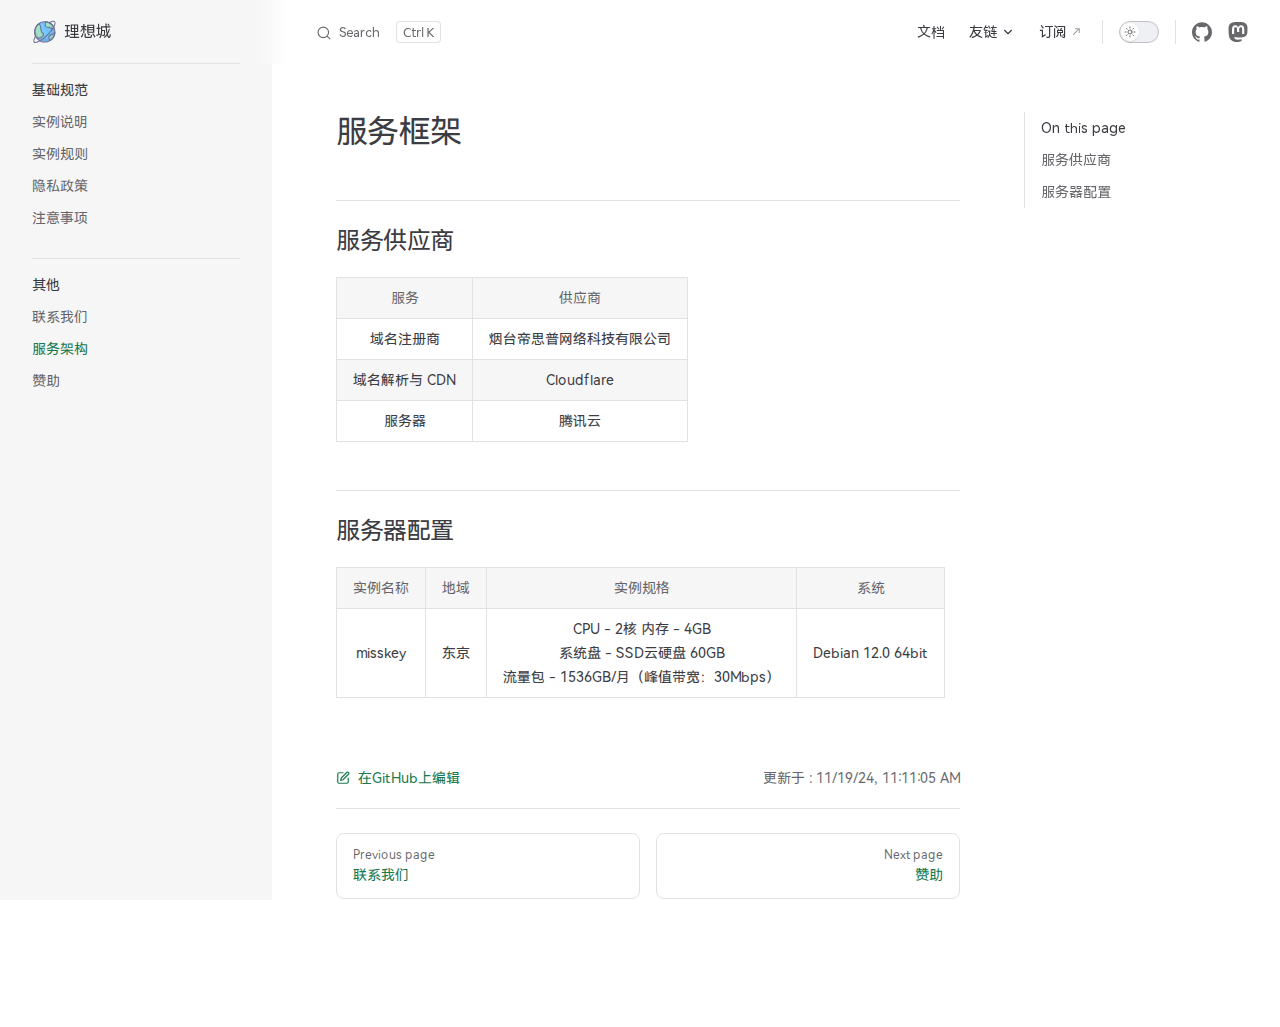
<file: other/Service-Architecture.html>
<!DOCTYPE html>
<html lang="en-US" dir="ltr">
  <head>
    <meta charset="utf-8">
    <meta name="viewport" content="width=device-width,initial-scale=1">
    <title>服务框架 | 理想城</title>
    <meta name="description" content="理想城相关文档">
    <meta name="generator" content="VitePress v1.5.0">
    <link rel="preload stylesheet" href="/assets/style.uTxmNEyy.css" as="style">
    <link rel="preload stylesheet" href="/vp-icons.css" as="style">
    
    <script type="module" src="/assets/app.CQR78oqM.js"></script>
    <link rel="modulepreload" href="/assets/chunks/theme.YOEIhW7v.js">
    <link rel="modulepreload" href="/assets/chunks/framework.DzmM640o.js">
    <link rel="modulepreload" href="/assets/other_Service-Architecture.md.BW9-b_54.lean.js">
    <link rel="icon" href="/img/地球星球.png">
    <script async src="https://www.googletagmanager.com/gtag/js?id=G-CTJ19CXZ5L"></script>
    <script>window.dataLayer=window.dataLayer||[];function gtag(){dataLayer.push(arguments)}gtag("js",new Date),gtag("config","G-CTJ19CXZ5L");</script>
    <script id="check-dark-mode">(()=>{const e=localStorage.getItem("vitepress-theme-appearance")||"auto",a=window.matchMedia("(prefers-color-scheme: dark)").matches;(!e||e==="auto"?a:e==="dark")&&document.documentElement.classList.add("dark")})();</script>
    <script id="check-mac-os">document.documentElement.classList.toggle("mac",/Mac|iPhone|iPod|iPad/i.test(navigator.platform));</script>
  </head>
  <body>
    <div id="app"><div class="Layout" data-v-39b851b6><!--[--><!--]--><!--[--><span tabindex="-1" data-v-a06310ac></span><a href="#VPContent" class="VPSkipLink visually-hidden" data-v-a06310ac> Skip to content </a><!--]--><!----><header class="VPNav" data-v-39b851b6 data-v-1125fe0e><div class="VPNavBar" data-v-1125fe0e data-v-8c74a6bf><div class="wrapper" data-v-8c74a6bf><div class="container" data-v-8c74a6bf><div class="title" data-v-8c74a6bf><div class="VPNavBarTitle has-sidebar" data-v-8c74a6bf data-v-91ea8bb2><a class="title" href="/" data-v-91ea8bb2><!--[--><!--]--><!--[--><img class="VPImage logo" src="/img/地球星球.svg" alt data-v-e838cdb3><!--]--><span data-v-91ea8bb2>理想城</span><!--[--><!--]--></a></div></div><div class="content" data-v-8c74a6bf><div class="content-body" data-v-8c74a6bf><!--[--><!--]--><div class="VPNavBarSearch search" data-v-8c74a6bf><!--[--><!----><div id="local-search"><button type="button" class="DocSearch DocSearch-Button" aria-label="Search"><span class="DocSearch-Button-Container"><span class="vp-icon DocSearch-Search-Icon"></span><span class="DocSearch-Button-Placeholder">Search</span></span><span class="DocSearch-Button-Keys"><kbd class="DocSearch-Button-Key"></kbd><kbd class="DocSearch-Button-Key">K</kbd></span></button></div><!--]--></div><nav aria-labelledby="main-nav-aria-label" class="VPNavBarMenu menu" data-v-8c74a6bf data-v-d62dda7e><span id="main-nav-aria-label" class="visually-hidden" data-v-d62dda7e> Main Navigation </span><!--[--><!--[--><a class="VPLink link VPNavBarMenuLink" href="/docs/" tabindex="0" data-v-d62dda7e data-v-f334ebb6><!--[--><span data-v-f334ebb6>文档</span><!--]--></a><!--]--><!--[--><div class="VPFlyout VPNavBarMenuGroup" data-v-d62dda7e data-v-f1cced18><button type="button" class="button" aria-haspopup="true" aria-expanded="false" data-v-f1cced18><span class="text" data-v-f1cced18><!----><span data-v-f1cced18>友链</span><span class="vpi-chevron-down text-icon" data-v-f1cced18></span></span></button><div class="menu" data-v-f1cced18><div class="VPMenu" data-v-f1cced18 data-v-b71e5dd0><div class="items" data-v-b71e5dd0><!--[--><!--[--><div class="VPMenuLink" data-v-b71e5dd0 data-v-15160b25><a class="VPLink link vp-external-link-icon" href="https://blog.gjcloak.top/" target="_blank" rel="noreferrer" data-v-15160b25><!--[--><span data-v-15160b25>博客</span><!--]--></a></div><!--]--><!--[--><div class="VPMenuLink" data-v-b71e5dd0 data-v-15160b25><a class="VPLink link vp-external-link-icon" href="https://lzplus.top/" target="_blank" rel="noreferrer" data-v-15160b25><!--[--><span data-v-15160b25>理想城</span><!--]--></a></div><!--]--><!--[--><div class="VPMenuLink" data-v-b71e5dd0 data-v-15160b25><a class="VPLink link vp-external-link-icon" href="https://im.lzplus.top/" target="_blank" rel="noreferrer" data-v-15160b25><!--[--><span data-v-15160b25>市民广场</span><!--]--></a></div><!--]--><!--[--><div class="VPMenuLink" data-v-b71e5dd0 data-v-15160b25><a class="VPLink link vp-external-link-icon" href="https://status.lzplus.top/status/all" target="_blank" rel="noreferrer" data-v-15160b25><!--[--><span data-v-15160b25>状态</span><!--]--></a></div><!--]--><!--]--></div><!--[--><!--]--></div></div></div><!--]--><!--[--><a class="VPLink link vp-external-link-icon VPNavBarMenuLink" href="https://lzplus.top/@docs" target="_blank" rel="noreferrer" tabindex="0" data-v-d62dda7e data-v-f334ebb6><!--[--><span data-v-f334ebb6>订阅</span><!--]--></a><!--]--><!--]--></nav><!----><div class="VPNavBarAppearance appearance" data-v-8c74a6bf data-v-407d5c63><button class="VPSwitch VPSwitchAppearance" type="button" role="switch" title aria-checked="false" data-v-407d5c63 data-v-2994eab3 data-v-2ed556eb><span class="check" data-v-2ed556eb><span class="icon" data-v-2ed556eb><!--[--><span class="vpi-sun sun" data-v-2994eab3></span><span class="vpi-moon moon" data-v-2994eab3></span><!--]--></span></span></button></div><div class="VPSocialLinks VPNavBarSocialLinks social-links" data-v-8c74a6bf data-v-05a069e5 data-v-b299d3ce><!--[--><a class="VPSocialLink no-icon" href="https://github.com/gongjuecloak/docs" aria-label="github" target="_blank" rel="noopener" data-v-b299d3ce data-v-1dde8092><span class="vpi-social-github"></span></a><a class="VPSocialLink no-icon" href="https://lzplus.top/@docs" aria-label="mastodon" target="_blank" rel="noopener" data-v-b299d3ce data-v-1dde8092><span class="vpi-social-mastodon"></span></a><!--]--></div><div class="VPFlyout VPNavBarExtra extra" data-v-8c74a6bf data-v-d10923a3 data-v-f1cced18><button type="button" class="button" aria-haspopup="true" aria-expanded="false" aria-label="extra navigation" data-v-f1cced18><span class="vpi-more-horizontal icon" data-v-f1cced18></span></button><div class="menu" data-v-f1cced18><div class="VPMenu" data-v-f1cced18 data-v-b71e5dd0><!----><!--[--><!--[--><!----><div class="group" data-v-d10923a3><div class="item appearance" data-v-d10923a3><p class="label" data-v-d10923a3>Appearance</p><div class="appearance-action" data-v-d10923a3><button class="VPSwitch VPSwitchAppearance" type="button" role="switch" title aria-checked="false" data-v-d10923a3 data-v-2994eab3 data-v-2ed556eb><span class="check" data-v-2ed556eb><span class="icon" data-v-2ed556eb><!--[--><span class="vpi-sun sun" data-v-2994eab3></span><span class="vpi-moon moon" data-v-2994eab3></span><!--]--></span></span></button></div></div></div><div class="group" data-v-d10923a3><div class="item social-links" data-v-d10923a3><div class="VPSocialLinks social-links-list" data-v-d10923a3 data-v-b299d3ce><!--[--><a class="VPSocialLink no-icon" href="https://github.com/gongjuecloak/docs" aria-label="github" target="_blank" rel="noopener" data-v-b299d3ce data-v-1dde8092><span class="vpi-social-github"></span></a><a class="VPSocialLink no-icon" href="https://lzplus.top/@docs" aria-label="mastodon" target="_blank" rel="noopener" data-v-b299d3ce data-v-1dde8092><span class="vpi-social-mastodon"></span></a><!--]--></div></div></div><!--]--><!--]--></div></div></div><!--[--><!--]--><button type="button" class="VPNavBarHamburger hamburger" aria-label="mobile navigation" aria-expanded="false" aria-controls="VPNavScreen" data-v-8c74a6bf data-v-661d4f1a><span class="container" data-v-661d4f1a><span class="top" data-v-661d4f1a></span><span class="middle" data-v-661d4f1a></span><span class="bottom" data-v-661d4f1a></span></span></button></div></div></div></div><div class="divider" data-v-8c74a6bf><div class="divider-line" data-v-8c74a6bf></div></div></div><!----></header><div class="VPLocalNav has-sidebar empty" data-v-39b851b6 data-v-e758e1b7><div class="container" data-v-e758e1b7><button class="menu" aria-expanded="false" aria-controls="VPSidebarNav" data-v-e758e1b7><span class="vpi-align-left menu-icon" data-v-e758e1b7></span><span class="menu-text" data-v-e758e1b7>目录</span></button><div class="VPLocalNavOutlineDropdown" style="--vp-vh:0px;" data-v-e758e1b7 data-v-ebf966df><button data-v-ebf966df>返回顶部</button><!----></div></div></div><aside class="VPSidebar" data-v-39b851b6 data-v-6b9869d7><div class="curtain" data-v-6b9869d7></div><nav class="nav" id="VPSidebarNav" aria-labelledby="sidebar-aria-label" tabindex="-1" data-v-6b9869d7><span class="visually-hidden" id="sidebar-aria-label" data-v-6b9869d7> Sidebar Navigation </span><!--[--><!--]--><!--[--><div class="no-transition group" data-v-71286ee5><section class="VPSidebarItem level-0" data-v-71286ee5 data-v-877bfe94><div class="item" role="button" tabindex="0" data-v-877bfe94><div class="indicator" data-v-877bfe94></div><h2 class="text" data-v-877bfe94>基础规范</h2><!----></div><div class="items" data-v-877bfe94><!--[--><div class="VPSidebarItem level-1 is-link" data-v-877bfe94 data-v-877bfe94><div class="item" data-v-877bfe94><div class="indicator" data-v-877bfe94></div><a class="VPLink link link" href="/basic/Arcology-Project-Description.html" data-v-877bfe94><!--[--><p class="text" data-v-877bfe94>实例说明</p><!--]--></a><!----></div><!----></div><div class="VPSidebarItem level-1 is-link" data-v-877bfe94 data-v-877bfe94><div class="item" data-v-877bfe94><div class="indicator" data-v-877bfe94></div><a class="VPLink link link" href="/basic/Instance-Rules.html" data-v-877bfe94><!--[--><p class="text" data-v-877bfe94>实例规则</p><!--]--></a><!----></div><!----></div><div class="VPSidebarItem level-1 is-link" data-v-877bfe94 data-v-877bfe94><div class="item" data-v-877bfe94><div class="indicator" data-v-877bfe94></div><a class="VPLink link link" href="/basic/Privacy-Policy.html" data-v-877bfe94><!--[--><p class="text" data-v-877bfe94>隐私政策</p><!--]--></a><!----></div><!----></div><div class="VPSidebarItem level-1 is-link" data-v-877bfe94 data-v-877bfe94><div class="item" data-v-877bfe94><div class="indicator" data-v-877bfe94></div><a class="VPLink link link" href="/basic/IMPORTANT_NOTES.html" data-v-877bfe94><!--[--><p class="text" data-v-877bfe94>注意事项</p><!--]--></a><!----></div><!----></div><!--]--></div></section></div><div class="no-transition group" data-v-71286ee5><section class="VPSidebarItem level-0 has-active" data-v-71286ee5 data-v-877bfe94><div class="item" role="button" tabindex="0" data-v-877bfe94><div class="indicator" data-v-877bfe94></div><h2 class="text" data-v-877bfe94>其他</h2><!----></div><div class="items" data-v-877bfe94><!--[--><div class="VPSidebarItem level-1 is-link" data-v-877bfe94 data-v-877bfe94><div class="item" data-v-877bfe94><div class="indicator" data-v-877bfe94></div><a class="VPLink link link" href="/other/contact-us.html" data-v-877bfe94><!--[--><p class="text" data-v-877bfe94>联系我们</p><!--]--></a><!----></div><!----></div><div class="VPSidebarItem level-1 is-link" data-v-877bfe94 data-v-877bfe94><div class="item" data-v-877bfe94><div class="indicator" data-v-877bfe94></div><a class="VPLink link link" href="/other/Service-Architecture.html" data-v-877bfe94><!--[--><p class="text" data-v-877bfe94>服务架构</p><!--]--></a><!----></div><!----></div><div class="VPSidebarItem level-1 is-link" data-v-877bfe94 data-v-877bfe94><div class="item" data-v-877bfe94><div class="indicator" data-v-877bfe94></div><a class="VPLink link link" href="/other/sponsor.html" data-v-877bfe94><!--[--><p class="text" data-v-877bfe94>赞助</p><!--]--></a><!----></div><!----></div><!--]--></div></section></div><!--]--><!--[--><!--]--></nav></aside><div class="VPContent has-sidebar" id="VPContent" data-v-39b851b6 data-v-cc09d6e0><div class="VPDoc has-sidebar has-aside" data-v-cc09d6e0 data-v-f87ade32><!--[--><!--]--><div class="container" data-v-f87ade32><div class="aside" data-v-f87ade32><div class="aside-curtain" data-v-f87ade32></div><div class="aside-container" data-v-f87ade32><div class="aside-content" data-v-f87ade32><div class="VPDocAside" data-v-f87ade32 data-v-c0d770e2><!--[--><!--]--><!--[--><!--]--><nav aria-labelledby="doc-outline-aria-label" class="VPDocAsideOutline" data-v-c0d770e2 data-v-154faa32><div class="content" data-v-154faa32><div class="outline-marker" data-v-154faa32></div><div aria-level="2" class="outline-title" id="doc-outline-aria-label" role="heading" data-v-154faa32>On this page</div><ul class="VPDocOutlineItem root" data-v-154faa32 data-v-a993366b><!--[--><!--]--></ul></div></nav><!--[--><!--]--><div class="spacer" data-v-c0d770e2></div><!--[--><!--]--><!----><!--[--><!--]--><!--[--><!--]--></div></div></div></div><div class="content" data-v-f87ade32><div class="content-container" data-v-f87ade32><!--[--><!--]--><main class="main" data-v-f87ade32><div style="position:relative;" class="vp-doc _other_Service-Architecture" data-v-f87ade32><div><h1 id="服务框架" tabindex="-1">服务框架 <a class="header-anchor" href="#服务框架" aria-label="Permalink to &quot;服务框架&quot;">​</a></h1><h2 id="服务供应商" tabindex="-1">服务供应商 <a class="header-anchor" href="#服务供应商" aria-label="Permalink to &quot;服务供应商&quot;">​</a></h2><table tabindex="0"><thead><tr><th style="text-align:center;">服务</th><th style="text-align:center;">供应商</th></tr></thead><tbody><tr><td style="text-align:center;">域名注册商</td><td style="text-align:center;">烟台帝思普网络科技有限公司</td></tr><tr><td style="text-align:center;">域名解析与 CDN</td><td style="text-align:center;">Cloudflare</td></tr><tr><td style="text-align:center;">服务器</td><td style="text-align:center;">腾讯云</td></tr></tbody></table><h2 id="服务器配置" tabindex="-1">服务器配置 <a class="header-anchor" href="#服务器配置" aria-label="Permalink to &quot;服务器配置&quot;">​</a></h2><table tabindex="0"><thead><tr><th style="text-align:center;">实例名称</th><th style="text-align:center;">地域</th><th style="text-align:center;">实例规格</th><th style="text-align:center;">系统</th></tr></thead><tbody><tr><td style="text-align:center;">misskey</td><td style="text-align:center;">东京</td><td style="text-align:center;">CPU - 2核 内存 - 4GB<br>系统盘 - SSD云硬盘 60GB<br>流量包 - 1536GB/月（峰值带宽：30Mbps）</td><td style="text-align:center;">Debian 12.0 64bit</td></tr></tbody></table></div></div></main><footer class="VPDocFooter" data-v-f87ade32 data-v-a287ad5f><!--[--><!--]--><div class="edit-info" data-v-a287ad5f><div class="edit-link" data-v-a287ad5f><a class="VPLink link vp-external-link-icon no-icon edit-link-button" href="https://github.com/gongjuecloak/docs/edit/main/other/Service-Architecture.md" target="_blank" rel="noreferrer" data-v-a287ad5f><!--[--><span class="vpi-square-pen edit-link-icon" data-v-a287ad5f></span> 在GitHub上编辑<!--]--></a></div><div class="last-updated" data-v-a287ad5f><p class="VPLastUpdated" data-v-a287ad5f data-v-acf4bd3a>更新于 : <time datetime="2024-11-19T11:11:05.000Z" data-v-acf4bd3a></time></p></div></div><nav class="prev-next" aria-labelledby="doc-footer-aria-label" data-v-a287ad5f><span class="visually-hidden" id="doc-footer-aria-label" data-v-a287ad5f>Pager</span><div class="pager" data-v-a287ad5f><a class="VPLink link pager-link prev" href="/other/contact-us.html" data-v-a287ad5f><!--[--><span class="desc" data-v-a287ad5f>Previous page</span><span class="title" data-v-a287ad5f>联系我们</span><!--]--></a></div><div class="pager" data-v-a287ad5f><a class="VPLink link pager-link next" href="/other/sponsor.html" data-v-a287ad5f><!--[--><span class="desc" data-v-a287ad5f>Next page</span><span class="title" data-v-a287ad5f>赞助</span><!--]--></a></div></nav></footer><!--[--><!--]--></div></div></div><!--[--><!--]--></div></div><footer class="VPFooter has-sidebar" data-v-39b851b6 data-v-ed47955f><div class="container" data-v-ed47955f><p class="message" data-v-ed47955f>基于 <a target="_blank" href="https://creativecommons.org/licenses/by-sa/4.0/deed.zh-hans">CC-BY-SA-4.0</a> 授权</p><p class="copyright" data-v-ed47955f>© 2020-2024 理想城 版权所有</p></div></footer><!--[--><!--]--></div></div>
    <script>window.__VP_HASH_MAP__=JSON.parse("{\"basic_arcology-project-description.md\":\"CjHwZkmf\",\"basic_important_notes.md\":\"BPGBBfpT\",\"basic_instance-rules.md\":\"ZQkkIf6d\",\"basic_privacy-policy.md\":\"HI_prFVg\",\"index.md\":\"LQ5v1jPh\",\"other_contact-us.md\":\"BJkunx_V\",\"other_service-architecture.md\":\"BW9-b_54\",\"other_sponsor.md\":\"CTNyBVW9\",\"readme.md\":\"f7KBy6Cs\",\"textbook_grammatical.md\":\"CV97ZZWU\"}");window.__VP_SITE_DATA__=JSON.parse("{\"lang\":\"en-US\",\"dir\":\"ltr\",\"title\":\"理想城\",\"description\":\"理想城相关文档\",\"base\":\"/\",\"head\":[],\"router\":{\"prefetchLinks\":true},\"appearance\":true,\"themeConfig\":{\"logo\":\"/img/地球星球.svg\",\"nav\":[{\"text\":\"文档\",\"link\":\"/docs/\"},{\"text\":\"友链\",\"items\":[{\"text\":\"博客\",\"link\":\"https://blog.gjcloak.top/\"},{\"text\":\"理想城\",\"link\":\"https://lzplus.top/\"},{\"text\":\"市民广场\",\"link\":\"https://im.lzplus.top/\"},{\"text\":\"状态\",\"link\":\"https://status.lzplus.top/status/all\"}]},{\"text\":\"订阅\",\"link\":\"https://lzplus.top/@docs\"}],\"returnToTopLabel\":\"返回顶部\",\"sidebarMenuLabel\":\"目录\",\"sidebar\":[{\"text\":\"基础规范\",\"items\":[{\"text\":\"实例说明\",\"link\":\"/basic/Arcology-Project-Description\"},{\"text\":\"实例规则\",\"link\":\"/basic/Instance-Rules\"},{\"text\":\"隐私政策\",\"link\":\"/basic/Privacy-Policy\"},{\"text\":\"注意事项\",\"link\":\"/basic/IMPORTANT_NOTES\"}]},{\"text\":\"其他\",\"items\":[{\"text\":\"联系我们\",\"link\":\"/other/contact-us\"},{\"text\":\"服务架构\",\"link\":\"/other/Service-Architecture\"},{\"text\":\"赞助\",\"link\":\"/other/sponsor\"}]}],\"search\":{\"provider\":\"local\"},\"lastUpdated\":{\"text\":\"更新于 \",\"formatOptions\":{\"dateStyle\":\"short\",\"timeStyle\":\"medium\"}},\"editLink\":{\"pattern\":\"https://github.com/gongjuecloak/docs/edit/main/:path\",\"text\":\"在GitHub上编辑\"},\"socialLinks\":[{\"icon\":\"github\",\"link\":\"https://github.com/gongjuecloak/docs\"},{\"icon\":\"mastodon\",\"link\":\"https://lzplus.top/@docs\"}],\"footer\":{\"message\":\"基于 <a target=\\\"_blank\\\" href=\\\"https://creativecommons.org/licenses/by-sa/4.0/deed.zh-hans\\\">CC-BY-SA-4.0</a> 授权\",\"copyright\":\"© 2020-2024 理想城 版权所有\"}},\"locales\":{},\"scrollOffset\":134,\"cleanUrls\":false}");</script>
    
  </body>
</html>
</file>
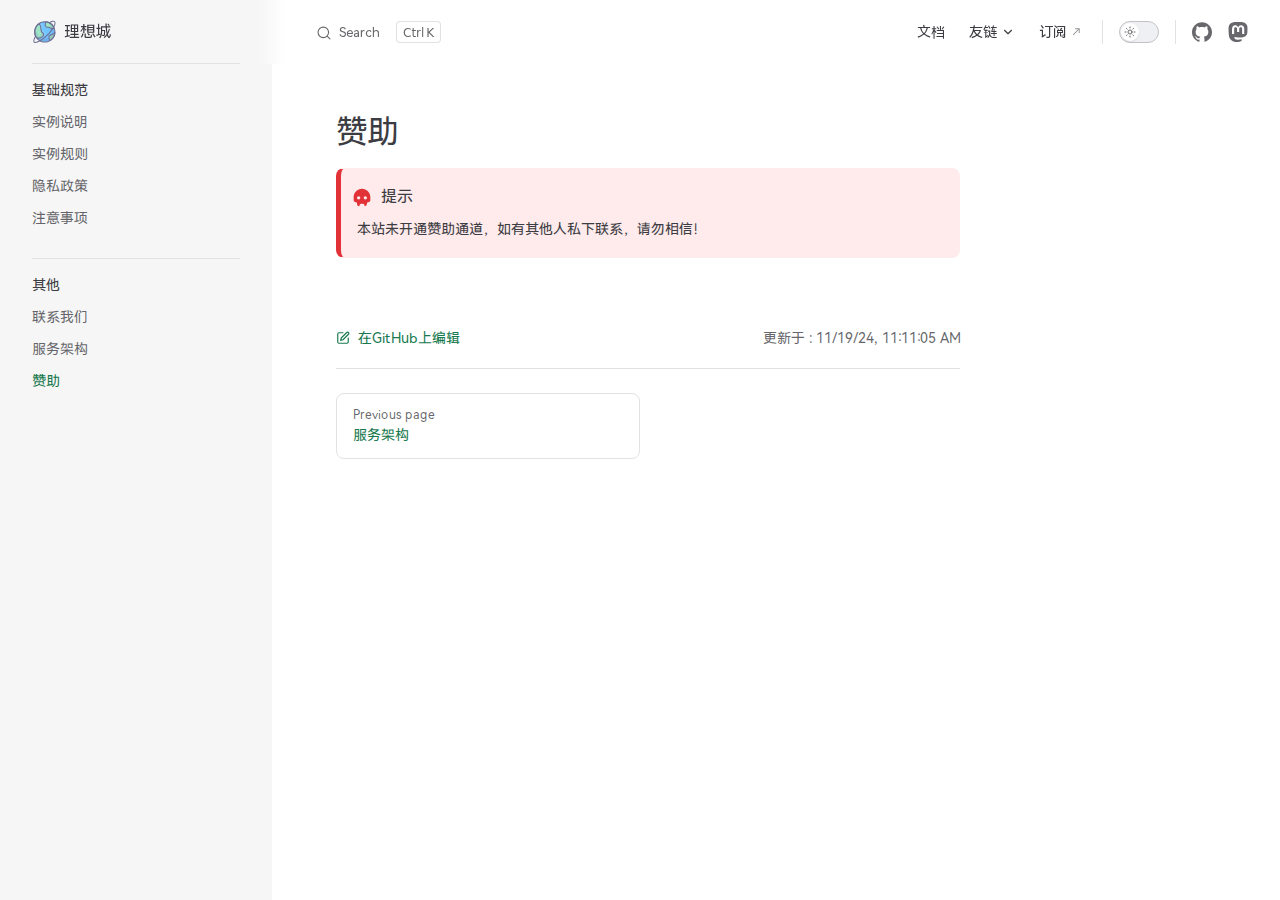
<file: other/sponsor.html>
<!DOCTYPE html>
<html lang="en-US" dir="ltr">
  <head>
    <meta charset="utf-8">
    <meta name="viewport" content="width=device-width,initial-scale=1">
    <title>赞助 | 理想城</title>
    <meta name="description" content="理想城相关文档">
    <meta name="generator" content="VitePress v1.5.0">
    <link rel="preload stylesheet" href="/assets/style.uTxmNEyy.css" as="style">
    <link rel="preload stylesheet" href="/vp-icons.css" as="style">
    
    <script type="module" src="/assets/app.CQR78oqM.js"></script>
    <link rel="modulepreload" href="/assets/chunks/theme.YOEIhW7v.js">
    <link rel="modulepreload" href="/assets/chunks/framework.DzmM640o.js">
    <link rel="modulepreload" href="/assets/other_sponsor.md.CTNyBVW9.lean.js">
    <link rel="icon" href="/img/地球星球.png">
    <script async src="https://www.googletagmanager.com/gtag/js?id=G-CTJ19CXZ5L"></script>
    <script>window.dataLayer=window.dataLayer||[];function gtag(){dataLayer.push(arguments)}gtag("js",new Date),gtag("config","G-CTJ19CXZ5L");</script>
    <script id="check-dark-mode">(()=>{const e=localStorage.getItem("vitepress-theme-appearance")||"auto",a=window.matchMedia("(prefers-color-scheme: dark)").matches;(!e||e==="auto"?a:e==="dark")&&document.documentElement.classList.add("dark")})();</script>
    <script id="check-mac-os">document.documentElement.classList.toggle("mac",/Mac|iPhone|iPod|iPad/i.test(navigator.platform));</script>
  </head>
  <body>
    <div id="app"><div class="Layout" data-v-39b851b6><!--[--><!--]--><!--[--><span tabindex="-1" data-v-a06310ac></span><a href="#VPContent" class="VPSkipLink visually-hidden" data-v-a06310ac> Skip to content </a><!--]--><!----><header class="VPNav" data-v-39b851b6 data-v-1125fe0e><div class="VPNavBar" data-v-1125fe0e data-v-8c74a6bf><div class="wrapper" data-v-8c74a6bf><div class="container" data-v-8c74a6bf><div class="title" data-v-8c74a6bf><div class="VPNavBarTitle has-sidebar" data-v-8c74a6bf data-v-91ea8bb2><a class="title" href="/" data-v-91ea8bb2><!--[--><!--]--><!--[--><img class="VPImage logo" src="/img/地球星球.svg" alt data-v-e838cdb3><!--]--><span data-v-91ea8bb2>理想城</span><!--[--><!--]--></a></div></div><div class="content" data-v-8c74a6bf><div class="content-body" data-v-8c74a6bf><!--[--><!--]--><div class="VPNavBarSearch search" data-v-8c74a6bf><!--[--><!----><div id="local-search"><button type="button" class="DocSearch DocSearch-Button" aria-label="Search"><span class="DocSearch-Button-Container"><span class="vp-icon DocSearch-Search-Icon"></span><span class="DocSearch-Button-Placeholder">Search</span></span><span class="DocSearch-Button-Keys"><kbd class="DocSearch-Button-Key"></kbd><kbd class="DocSearch-Button-Key">K</kbd></span></button></div><!--]--></div><nav aria-labelledby="main-nav-aria-label" class="VPNavBarMenu menu" data-v-8c74a6bf data-v-d62dda7e><span id="main-nav-aria-label" class="visually-hidden" data-v-d62dda7e> Main Navigation </span><!--[--><!--[--><a class="VPLink link VPNavBarMenuLink" href="/docs/" tabindex="0" data-v-d62dda7e data-v-f334ebb6><!--[--><span data-v-f334ebb6>文档</span><!--]--></a><!--]--><!--[--><div class="VPFlyout VPNavBarMenuGroup" data-v-d62dda7e data-v-f1cced18><button type="button" class="button" aria-haspopup="true" aria-expanded="false" data-v-f1cced18><span class="text" data-v-f1cced18><!----><span data-v-f1cced18>友链</span><span class="vpi-chevron-down text-icon" data-v-f1cced18></span></span></button><div class="menu" data-v-f1cced18><div class="VPMenu" data-v-f1cced18 data-v-b71e5dd0><div class="items" data-v-b71e5dd0><!--[--><!--[--><div class="VPMenuLink" data-v-b71e5dd0 data-v-15160b25><a class="VPLink link vp-external-link-icon" href="https://blog.gjcloak.top/" target="_blank" rel="noreferrer" data-v-15160b25><!--[--><span data-v-15160b25>博客</span><!--]--></a></div><!--]--><!--[--><div class="VPMenuLink" data-v-b71e5dd0 data-v-15160b25><a class="VPLink link vp-external-link-icon" href="https://lzplus.top/" target="_blank" rel="noreferrer" data-v-15160b25><!--[--><span data-v-15160b25>理想城</span><!--]--></a></div><!--]--><!--[--><div class="VPMenuLink" data-v-b71e5dd0 data-v-15160b25><a class="VPLink link vp-external-link-icon" href="https://im.lzplus.top/" target="_blank" rel="noreferrer" data-v-15160b25><!--[--><span data-v-15160b25>市民广场</span><!--]--></a></div><!--]--><!--[--><div class="VPMenuLink" data-v-b71e5dd0 data-v-15160b25><a class="VPLink link vp-external-link-icon" href="https://status.lzplus.top/status/all" target="_blank" rel="noreferrer" data-v-15160b25><!--[--><span data-v-15160b25>状态</span><!--]--></a></div><!--]--><!--]--></div><!--[--><!--]--></div></div></div><!--]--><!--[--><a class="VPLink link vp-external-link-icon VPNavBarMenuLink" href="https://lzplus.top/@docs" target="_blank" rel="noreferrer" tabindex="0" data-v-d62dda7e data-v-f334ebb6><!--[--><span data-v-f334ebb6>订阅</span><!--]--></a><!--]--><!--]--></nav><!----><div class="VPNavBarAppearance appearance" data-v-8c74a6bf data-v-407d5c63><button class="VPSwitch VPSwitchAppearance" type="button" role="switch" title aria-checked="false" data-v-407d5c63 data-v-2994eab3 data-v-2ed556eb><span class="check" data-v-2ed556eb><span class="icon" data-v-2ed556eb><!--[--><span class="vpi-sun sun" data-v-2994eab3></span><span class="vpi-moon moon" data-v-2994eab3></span><!--]--></span></span></button></div><div class="VPSocialLinks VPNavBarSocialLinks social-links" data-v-8c74a6bf data-v-05a069e5 data-v-b299d3ce><!--[--><a class="VPSocialLink no-icon" href="https://github.com/gongjuecloak/docs" aria-label="github" target="_blank" rel="noopener" data-v-b299d3ce data-v-1dde8092><span class="vpi-social-github"></span></a><a class="VPSocialLink no-icon" href="https://lzplus.top/@docs" aria-label="mastodon" target="_blank" rel="noopener" data-v-b299d3ce data-v-1dde8092><span class="vpi-social-mastodon"></span></a><!--]--></div><div class="VPFlyout VPNavBarExtra extra" data-v-8c74a6bf data-v-d10923a3 data-v-f1cced18><button type="button" class="button" aria-haspopup="true" aria-expanded="false" aria-label="extra navigation" data-v-f1cced18><span class="vpi-more-horizontal icon" data-v-f1cced18></span></button><div class="menu" data-v-f1cced18><div class="VPMenu" data-v-f1cced18 data-v-b71e5dd0><!----><!--[--><!--[--><!----><div class="group" data-v-d10923a3><div class="item appearance" data-v-d10923a3><p class="label" data-v-d10923a3>Appearance</p><div class="appearance-action" data-v-d10923a3><button class="VPSwitch VPSwitchAppearance" type="button" role="switch" title aria-checked="false" data-v-d10923a3 data-v-2994eab3 data-v-2ed556eb><span class="check" data-v-2ed556eb><span class="icon" data-v-2ed556eb><!--[--><span class="vpi-sun sun" data-v-2994eab3></span><span class="vpi-moon moon" data-v-2994eab3></span><!--]--></span></span></button></div></div></div><div class="group" data-v-d10923a3><div class="item social-links" data-v-d10923a3><div class="VPSocialLinks social-links-list" data-v-d10923a3 data-v-b299d3ce><!--[--><a class="VPSocialLink no-icon" href="https://github.com/gongjuecloak/docs" aria-label="github" target="_blank" rel="noopener" data-v-b299d3ce data-v-1dde8092><span class="vpi-social-github"></span></a><a class="VPSocialLink no-icon" href="https://lzplus.top/@docs" aria-label="mastodon" target="_blank" rel="noopener" data-v-b299d3ce data-v-1dde8092><span class="vpi-social-mastodon"></span></a><!--]--></div></div></div><!--]--><!--]--></div></div></div><!--[--><!--]--><button type="button" class="VPNavBarHamburger hamburger" aria-label="mobile navigation" aria-expanded="false" aria-controls="VPNavScreen" data-v-8c74a6bf data-v-661d4f1a><span class="container" data-v-661d4f1a><span class="top" data-v-661d4f1a></span><span class="middle" data-v-661d4f1a></span><span class="bottom" data-v-661d4f1a></span></span></button></div></div></div></div><div class="divider" data-v-8c74a6bf><div class="divider-line" data-v-8c74a6bf></div></div></div><!----></header><div class="VPLocalNav has-sidebar empty" data-v-39b851b6 data-v-e758e1b7><div class="container" data-v-e758e1b7><button class="menu" aria-expanded="false" aria-controls="VPSidebarNav" data-v-e758e1b7><span class="vpi-align-left menu-icon" data-v-e758e1b7></span><span class="menu-text" data-v-e758e1b7>目录</span></button><div class="VPLocalNavOutlineDropdown" style="--vp-vh:0px;" data-v-e758e1b7 data-v-ebf966df><button data-v-ebf966df>返回顶部</button><!----></div></div></div><aside class="VPSidebar" data-v-39b851b6 data-v-6b9869d7><div class="curtain" data-v-6b9869d7></div><nav class="nav" id="VPSidebarNav" aria-labelledby="sidebar-aria-label" tabindex="-1" data-v-6b9869d7><span class="visually-hidden" id="sidebar-aria-label" data-v-6b9869d7> Sidebar Navigation </span><!--[--><!--]--><!--[--><div class="no-transition group" data-v-71286ee5><section class="VPSidebarItem level-0" data-v-71286ee5 data-v-877bfe94><div class="item" role="button" tabindex="0" data-v-877bfe94><div class="indicator" data-v-877bfe94></div><h2 class="text" data-v-877bfe94>基础规范</h2><!----></div><div class="items" data-v-877bfe94><!--[--><div class="VPSidebarItem level-1 is-link" data-v-877bfe94 data-v-877bfe94><div class="item" data-v-877bfe94><div class="indicator" data-v-877bfe94></div><a class="VPLink link link" href="/basic/Arcology-Project-Description.html" data-v-877bfe94><!--[--><p class="text" data-v-877bfe94>实例说明</p><!--]--></a><!----></div><!----></div><div class="VPSidebarItem level-1 is-link" data-v-877bfe94 data-v-877bfe94><div class="item" data-v-877bfe94><div class="indicator" data-v-877bfe94></div><a class="VPLink link link" href="/basic/Instance-Rules.html" data-v-877bfe94><!--[--><p class="text" data-v-877bfe94>实例规则</p><!--]--></a><!----></div><!----></div><div class="VPSidebarItem level-1 is-link" data-v-877bfe94 data-v-877bfe94><div class="item" data-v-877bfe94><div class="indicator" data-v-877bfe94></div><a class="VPLink link link" href="/basic/Privacy-Policy.html" data-v-877bfe94><!--[--><p class="text" data-v-877bfe94>隐私政策</p><!--]--></a><!----></div><!----></div><div class="VPSidebarItem level-1 is-link" data-v-877bfe94 data-v-877bfe94><div class="item" data-v-877bfe94><div class="indicator" data-v-877bfe94></div><a class="VPLink link link" href="/basic/IMPORTANT_NOTES.html" data-v-877bfe94><!--[--><p class="text" data-v-877bfe94>注意事项</p><!--]--></a><!----></div><!----></div><!--]--></div></section></div><div class="no-transition group" data-v-71286ee5><section class="VPSidebarItem level-0 has-active" data-v-71286ee5 data-v-877bfe94><div class="item" role="button" tabindex="0" data-v-877bfe94><div class="indicator" data-v-877bfe94></div><h2 class="text" data-v-877bfe94>其他</h2><!----></div><div class="items" data-v-877bfe94><!--[--><div class="VPSidebarItem level-1 is-link" data-v-877bfe94 data-v-877bfe94><div class="item" data-v-877bfe94><div class="indicator" data-v-877bfe94></div><a class="VPLink link link" href="/other/contact-us.html" data-v-877bfe94><!--[--><p class="text" data-v-877bfe94>联系我们</p><!--]--></a><!----></div><!----></div><div class="VPSidebarItem level-1 is-link" data-v-877bfe94 data-v-877bfe94><div class="item" data-v-877bfe94><div class="indicator" data-v-877bfe94></div><a class="VPLink link link" href="/other/Service-Architecture.html" data-v-877bfe94><!--[--><p class="text" data-v-877bfe94>服务架构</p><!--]--></a><!----></div><!----></div><div class="VPSidebarItem level-1 is-link" data-v-877bfe94 data-v-877bfe94><div class="item" data-v-877bfe94><div class="indicator" data-v-877bfe94></div><a class="VPLink link link" href="/other/sponsor.html" data-v-877bfe94><!--[--><p class="text" data-v-877bfe94>赞助</p><!--]--></a><!----></div><!----></div><!--]--></div></section></div><!--]--><!--[--><!--]--></nav></aside><div class="VPContent has-sidebar" id="VPContent" data-v-39b851b6 data-v-cc09d6e0><div class="VPDoc has-sidebar has-aside" data-v-cc09d6e0 data-v-f87ade32><!--[--><!--]--><div class="container" data-v-f87ade32><div class="aside" data-v-f87ade32><div class="aside-curtain" data-v-f87ade32></div><div class="aside-container" data-v-f87ade32><div class="aside-content" data-v-f87ade32><div class="VPDocAside" data-v-f87ade32 data-v-c0d770e2><!--[--><!--]--><!--[--><!--]--><nav aria-labelledby="doc-outline-aria-label" class="VPDocAsideOutline" data-v-c0d770e2 data-v-154faa32><div class="content" data-v-154faa32><div class="outline-marker" data-v-154faa32></div><div aria-level="2" class="outline-title" id="doc-outline-aria-label" role="heading" data-v-154faa32>On this page</div><ul class="VPDocOutlineItem root" data-v-154faa32 data-v-a993366b><!--[--><!--]--></ul></div></nav><!--[--><!--]--><div class="spacer" data-v-c0d770e2></div><!--[--><!--]--><!----><!--[--><!--]--><!--[--><!--]--></div></div></div></div><div class="content" data-v-f87ade32><div class="content-container" data-v-f87ade32><!--[--><!--]--><main class="main" data-v-f87ade32><div style="position:relative;" class="vp-doc _other_sponsor" data-v-f87ade32><div><h1 id="赞助" tabindex="-1">赞助 <a class="header-anchor" href="#赞助" aria-label="Permalink to &quot;赞助&quot;">​</a></h1><div class="danger custom-block"><p class="custom-block-title">提示</p><p>本站未开通赞助通道，如有其他人私下联系，请勿相信！</p></div></div></div></main><footer class="VPDocFooter" data-v-f87ade32 data-v-a287ad5f><!--[--><!--]--><div class="edit-info" data-v-a287ad5f><div class="edit-link" data-v-a287ad5f><a class="VPLink link vp-external-link-icon no-icon edit-link-button" href="https://github.com/gongjuecloak/docs/edit/main/other/sponsor.md" target="_blank" rel="noreferrer" data-v-a287ad5f><!--[--><span class="vpi-square-pen edit-link-icon" data-v-a287ad5f></span> 在GitHub上编辑<!--]--></a></div><div class="last-updated" data-v-a287ad5f><p class="VPLastUpdated" data-v-a287ad5f data-v-acf4bd3a>更新于 : <time datetime="2024-11-19T11:11:05.000Z" data-v-acf4bd3a></time></p></div></div><nav class="prev-next" aria-labelledby="doc-footer-aria-label" data-v-a287ad5f><span class="visually-hidden" id="doc-footer-aria-label" data-v-a287ad5f>Pager</span><div class="pager" data-v-a287ad5f><a class="VPLink link pager-link prev" href="/other/Service-Architecture.html" data-v-a287ad5f><!--[--><span class="desc" data-v-a287ad5f>Previous page</span><span class="title" data-v-a287ad5f>服务架构</span><!--]--></a></div><div class="pager" data-v-a287ad5f><!----></div></nav></footer><!--[--><!--]--></div></div></div><!--[--><!--]--></div></div><footer class="VPFooter has-sidebar" data-v-39b851b6 data-v-ed47955f><div class="container" data-v-ed47955f><p class="message" data-v-ed47955f>基于 <a target="_blank" href="https://creativecommons.org/licenses/by-sa/4.0/deed.zh-hans">CC-BY-SA-4.0</a> 授权</p><p class="copyright" data-v-ed47955f>© 2020-2024 理想城 版权所有</p></div></footer><!--[--><!--]--></div></div>
    <script>window.__VP_HASH_MAP__=JSON.parse("{\"basic_arcology-project-description.md\":\"CjHwZkmf\",\"basic_important_notes.md\":\"BPGBBfpT\",\"basic_instance-rules.md\":\"ZQkkIf6d\",\"basic_privacy-policy.md\":\"HI_prFVg\",\"index.md\":\"LQ5v1jPh\",\"other_contact-us.md\":\"BJkunx_V\",\"other_service-architecture.md\":\"BW9-b_54\",\"other_sponsor.md\":\"CTNyBVW9\",\"readme.md\":\"f7KBy6Cs\",\"textbook_grammatical.md\":\"CV97ZZWU\"}");window.__VP_SITE_DATA__=JSON.parse("{\"lang\":\"en-US\",\"dir\":\"ltr\",\"title\":\"理想城\",\"description\":\"理想城相关文档\",\"base\":\"/\",\"head\":[],\"router\":{\"prefetchLinks\":true},\"appearance\":true,\"themeConfig\":{\"logo\":\"/img/地球星球.svg\",\"nav\":[{\"text\":\"文档\",\"link\":\"/docs/\"},{\"text\":\"友链\",\"items\":[{\"text\":\"博客\",\"link\":\"https://blog.gjcloak.top/\"},{\"text\":\"理想城\",\"link\":\"https://lzplus.top/\"},{\"text\":\"市民广场\",\"link\":\"https://im.lzplus.top/\"},{\"text\":\"状态\",\"link\":\"https://status.lzplus.top/status/all\"}]},{\"text\":\"订阅\",\"link\":\"https://lzplus.top/@docs\"}],\"returnToTopLabel\":\"返回顶部\",\"sidebarMenuLabel\":\"目录\",\"sidebar\":[{\"text\":\"基础规范\",\"items\":[{\"text\":\"实例说明\",\"link\":\"/basic/Arcology-Project-Description\"},{\"text\":\"实例规则\",\"link\":\"/basic/Instance-Rules\"},{\"text\":\"隐私政策\",\"link\":\"/basic/Privacy-Policy\"},{\"text\":\"注意事项\",\"link\":\"/basic/IMPORTANT_NOTES\"}]},{\"text\":\"其他\",\"items\":[{\"text\":\"联系我们\",\"link\":\"/other/contact-us\"},{\"text\":\"服务架构\",\"link\":\"/other/Service-Architecture\"},{\"text\":\"赞助\",\"link\":\"/other/sponsor\"}]}],\"search\":{\"provider\":\"local\"},\"lastUpdated\":{\"text\":\"更新于 \",\"formatOptions\":{\"dateStyle\":\"short\",\"timeStyle\":\"medium\"}},\"editLink\":{\"pattern\":\"https://github.com/gongjuecloak/docs/edit/main/:path\",\"text\":\"在GitHub上编辑\"},\"socialLinks\":[{\"icon\":\"github\",\"link\":\"https://github.com/gongjuecloak/docs\"},{\"icon\":\"mastodon\",\"link\":\"https://lzplus.top/@docs\"}],\"footer\":{\"message\":\"基于 <a target=\\\"_blank\\\" href=\\\"https://creativecommons.org/licenses/by-sa/4.0/deed.zh-hans\\\">CC-BY-SA-4.0</a> 授权\",\"copyright\":\"© 2020-2024 理想城 版权所有\"}},\"locales\":{},\"scrollOffset\":134,\"cleanUrls\":false}");</script>
    
  </body>
</html>
</file>
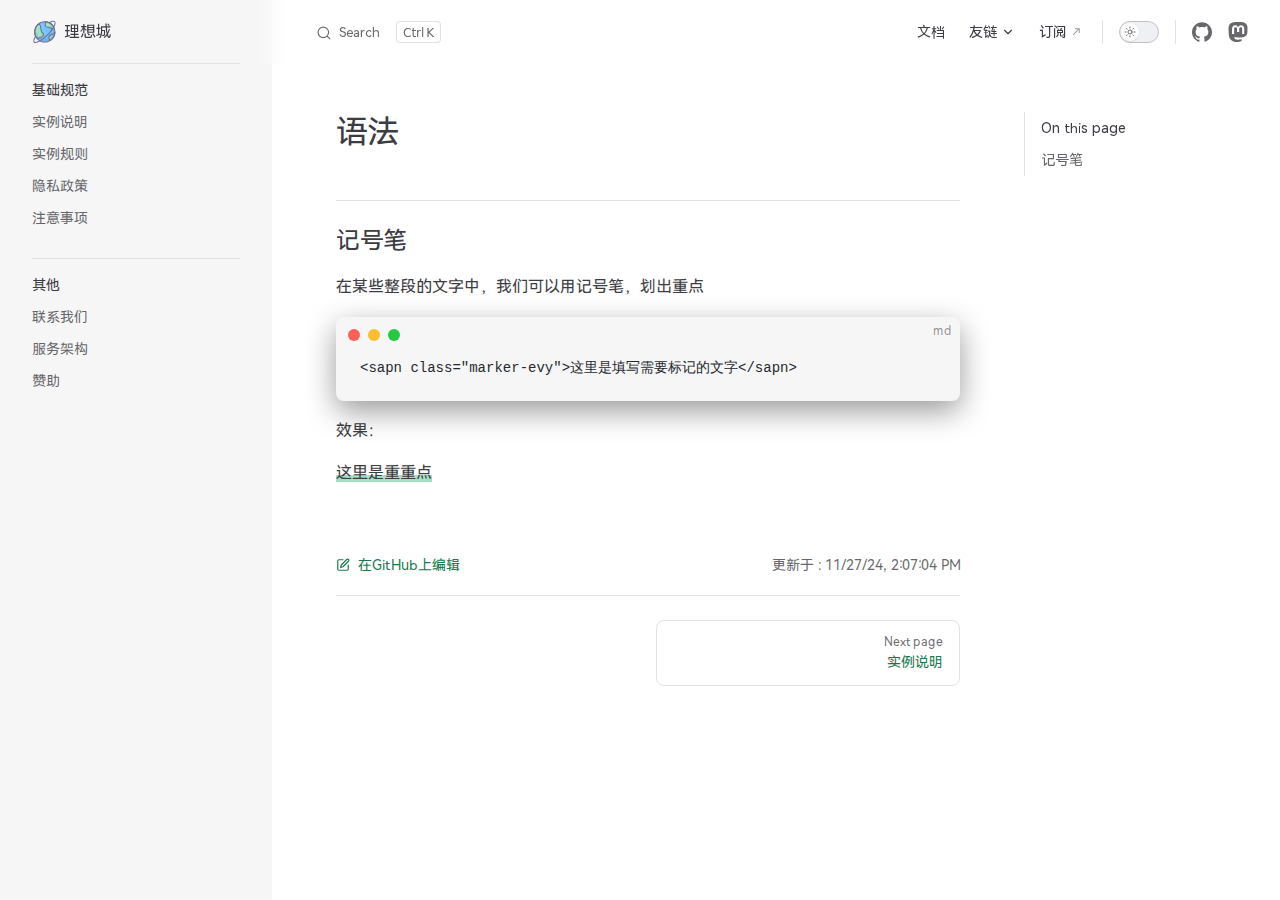
<file: textbook/grammatical.html>
<!DOCTYPE html>
<html lang="en-US" dir="ltr">
  <head>
    <meta charset="utf-8">
    <meta name="viewport" content="width=device-width,initial-scale=1">
    <title>语法 | 理想城</title>
    <meta name="description" content="理想城相关文档">
    <meta name="generator" content="VitePress v1.5.0">
    <link rel="preload stylesheet" href="/assets/style.uTxmNEyy.css" as="style">
    <link rel="preload stylesheet" href="/vp-icons.css" as="style">
    
    <script type="module" src="/assets/app.CQR78oqM.js"></script>
    <link rel="modulepreload" href="/assets/chunks/theme.YOEIhW7v.js">
    <link rel="modulepreload" href="/assets/chunks/framework.DzmM640o.js">
    <link rel="modulepreload" href="/assets/textbook_grammatical.md.CV97ZZWU.lean.js">
    <link rel="icon" href="/img/地球星球.png">
    <script async src="https://www.googletagmanager.com/gtag/js?id=G-CTJ19CXZ5L"></script>
    <script>window.dataLayer=window.dataLayer||[];function gtag(){dataLayer.push(arguments)}gtag("js",new Date),gtag("config","G-CTJ19CXZ5L");</script>
    <script id="check-dark-mode">(()=>{const e=localStorage.getItem("vitepress-theme-appearance")||"auto",a=window.matchMedia("(prefers-color-scheme: dark)").matches;(!e||e==="auto"?a:e==="dark")&&document.documentElement.classList.add("dark")})();</script>
    <script id="check-mac-os">document.documentElement.classList.toggle("mac",/Mac|iPhone|iPod|iPad/i.test(navigator.platform));</script>
  </head>
  <body>
    <div id="app"><div class="Layout" data-v-39b851b6><!--[--><!--]--><!--[--><span tabindex="-1" data-v-a06310ac></span><a href="#VPContent" class="VPSkipLink visually-hidden" data-v-a06310ac> Skip to content </a><!--]--><!----><header class="VPNav" data-v-39b851b6 data-v-1125fe0e><div class="VPNavBar" data-v-1125fe0e data-v-8c74a6bf><div class="wrapper" data-v-8c74a6bf><div class="container" data-v-8c74a6bf><div class="title" data-v-8c74a6bf><div class="VPNavBarTitle has-sidebar" data-v-8c74a6bf data-v-91ea8bb2><a class="title" href="/" data-v-91ea8bb2><!--[--><!--]--><!--[--><img class="VPImage logo" src="/img/地球星球.svg" alt data-v-e838cdb3><!--]--><span data-v-91ea8bb2>理想城</span><!--[--><!--]--></a></div></div><div class="content" data-v-8c74a6bf><div class="content-body" data-v-8c74a6bf><!--[--><!--]--><div class="VPNavBarSearch search" data-v-8c74a6bf><!--[--><!----><div id="local-search"><button type="button" class="DocSearch DocSearch-Button" aria-label="Search"><span class="DocSearch-Button-Container"><span class="vp-icon DocSearch-Search-Icon"></span><span class="DocSearch-Button-Placeholder">Search</span></span><span class="DocSearch-Button-Keys"><kbd class="DocSearch-Button-Key"></kbd><kbd class="DocSearch-Button-Key">K</kbd></span></button></div><!--]--></div><nav aria-labelledby="main-nav-aria-label" class="VPNavBarMenu menu" data-v-8c74a6bf data-v-d62dda7e><span id="main-nav-aria-label" class="visually-hidden" data-v-d62dda7e> Main Navigation </span><!--[--><!--[--><a class="VPLink link VPNavBarMenuLink" href="/docs/" tabindex="0" data-v-d62dda7e data-v-f334ebb6><!--[--><span data-v-f334ebb6>文档</span><!--]--></a><!--]--><!--[--><div class="VPFlyout VPNavBarMenuGroup" data-v-d62dda7e data-v-f1cced18><button type="button" class="button" aria-haspopup="true" aria-expanded="false" data-v-f1cced18><span class="text" data-v-f1cced18><!----><span data-v-f1cced18>友链</span><span class="vpi-chevron-down text-icon" data-v-f1cced18></span></span></button><div class="menu" data-v-f1cced18><div class="VPMenu" data-v-f1cced18 data-v-b71e5dd0><div class="items" data-v-b71e5dd0><!--[--><!--[--><div class="VPMenuLink" data-v-b71e5dd0 data-v-15160b25><a class="VPLink link vp-external-link-icon" href="https://blog.gjcloak.top/" target="_blank" rel="noreferrer" data-v-15160b25><!--[--><span data-v-15160b25>博客</span><!--]--></a></div><!--]--><!--[--><div class="VPMenuLink" data-v-b71e5dd0 data-v-15160b25><a class="VPLink link vp-external-link-icon" href="https://lzplus.top/" target="_blank" rel="noreferrer" data-v-15160b25><!--[--><span data-v-15160b25>理想城</span><!--]--></a></div><!--]--><!--[--><div class="VPMenuLink" data-v-b71e5dd0 data-v-15160b25><a class="VPLink link vp-external-link-icon" href="https://im.lzplus.top/" target="_blank" rel="noreferrer" data-v-15160b25><!--[--><span data-v-15160b25>市民广场</span><!--]--></a></div><!--]--><!--[--><div class="VPMenuLink" data-v-b71e5dd0 data-v-15160b25><a class="VPLink link vp-external-link-icon" href="https://status.lzplus.top/status/all" target="_blank" rel="noreferrer" data-v-15160b25><!--[--><span data-v-15160b25>状态</span><!--]--></a></div><!--]--><!--]--></div><!--[--><!--]--></div></div></div><!--]--><!--[--><a class="VPLink link vp-external-link-icon VPNavBarMenuLink" href="https://lzplus.top/@docs" target="_blank" rel="noreferrer" tabindex="0" data-v-d62dda7e data-v-f334ebb6><!--[--><span data-v-f334ebb6>订阅</span><!--]--></a><!--]--><!--]--></nav><!----><div class="VPNavBarAppearance appearance" data-v-8c74a6bf data-v-407d5c63><button class="VPSwitch VPSwitchAppearance" type="button" role="switch" title aria-checked="false" data-v-407d5c63 data-v-2994eab3 data-v-2ed556eb><span class="check" data-v-2ed556eb><span class="icon" data-v-2ed556eb><!--[--><span class="vpi-sun sun" data-v-2994eab3></span><span class="vpi-moon moon" data-v-2994eab3></span><!--]--></span></span></button></div><div class="VPSocialLinks VPNavBarSocialLinks social-links" data-v-8c74a6bf data-v-05a069e5 data-v-b299d3ce><!--[--><a class="VPSocialLink no-icon" href="https://github.com/gongjuecloak/docs" aria-label="github" target="_blank" rel="noopener" data-v-b299d3ce data-v-1dde8092><span class="vpi-social-github"></span></a><a class="VPSocialLink no-icon" href="https://lzplus.top/@docs" aria-label="mastodon" target="_blank" rel="noopener" data-v-b299d3ce data-v-1dde8092><span class="vpi-social-mastodon"></span></a><!--]--></div><div class="VPFlyout VPNavBarExtra extra" data-v-8c74a6bf data-v-d10923a3 data-v-f1cced18><button type="button" class="button" aria-haspopup="true" aria-expanded="false" aria-label="extra navigation" data-v-f1cced18><span class="vpi-more-horizontal icon" data-v-f1cced18></span></button><div class="menu" data-v-f1cced18><div class="VPMenu" data-v-f1cced18 data-v-b71e5dd0><!----><!--[--><!--[--><!----><div class="group" data-v-d10923a3><div class="item appearance" data-v-d10923a3><p class="label" data-v-d10923a3>Appearance</p><div class="appearance-action" data-v-d10923a3><button class="VPSwitch VPSwitchAppearance" type="button" role="switch" title aria-checked="false" data-v-d10923a3 data-v-2994eab3 data-v-2ed556eb><span class="check" data-v-2ed556eb><span class="icon" data-v-2ed556eb><!--[--><span class="vpi-sun sun" data-v-2994eab3></span><span class="vpi-moon moon" data-v-2994eab3></span><!--]--></span></span></button></div></div></div><div class="group" data-v-d10923a3><div class="item social-links" data-v-d10923a3><div class="VPSocialLinks social-links-list" data-v-d10923a3 data-v-b299d3ce><!--[--><a class="VPSocialLink no-icon" href="https://github.com/gongjuecloak/docs" aria-label="github" target="_blank" rel="noopener" data-v-b299d3ce data-v-1dde8092><span class="vpi-social-github"></span></a><a class="VPSocialLink no-icon" href="https://lzplus.top/@docs" aria-label="mastodon" target="_blank" rel="noopener" data-v-b299d3ce data-v-1dde8092><span class="vpi-social-mastodon"></span></a><!--]--></div></div></div><!--]--><!--]--></div></div></div><!--[--><!--]--><button type="button" class="VPNavBarHamburger hamburger" aria-label="mobile navigation" aria-expanded="false" aria-controls="VPNavScreen" data-v-8c74a6bf data-v-661d4f1a><span class="container" data-v-661d4f1a><span class="top" data-v-661d4f1a></span><span class="middle" data-v-661d4f1a></span><span class="bottom" data-v-661d4f1a></span></span></button></div></div></div></div><div class="divider" data-v-8c74a6bf><div class="divider-line" data-v-8c74a6bf></div></div></div><!----></header><div class="VPLocalNav has-sidebar empty" data-v-39b851b6 data-v-e758e1b7><div class="container" data-v-e758e1b7><button class="menu" aria-expanded="false" aria-controls="VPSidebarNav" data-v-e758e1b7><span class="vpi-align-left menu-icon" data-v-e758e1b7></span><span class="menu-text" data-v-e758e1b7>目录</span></button><div class="VPLocalNavOutlineDropdown" style="--vp-vh:0px;" data-v-e758e1b7 data-v-ebf966df><button data-v-ebf966df>返回顶部</button><!----></div></div></div><aside class="VPSidebar" data-v-39b851b6 data-v-6b9869d7><div class="curtain" data-v-6b9869d7></div><nav class="nav" id="VPSidebarNav" aria-labelledby="sidebar-aria-label" tabindex="-1" data-v-6b9869d7><span class="visually-hidden" id="sidebar-aria-label" data-v-6b9869d7> Sidebar Navigation </span><!--[--><!--]--><!--[--><div class="no-transition group" data-v-71286ee5><section class="VPSidebarItem level-0" data-v-71286ee5 data-v-877bfe94><div class="item" role="button" tabindex="0" data-v-877bfe94><div class="indicator" data-v-877bfe94></div><h2 class="text" data-v-877bfe94>基础规范</h2><!----></div><div class="items" data-v-877bfe94><!--[--><div class="VPSidebarItem level-1 is-link" data-v-877bfe94 data-v-877bfe94><div class="item" data-v-877bfe94><div class="indicator" data-v-877bfe94></div><a class="VPLink link link" href="/basic/Arcology-Project-Description.html" data-v-877bfe94><!--[--><p class="text" data-v-877bfe94>实例说明</p><!--]--></a><!----></div><!----></div><div class="VPSidebarItem level-1 is-link" data-v-877bfe94 data-v-877bfe94><div class="item" data-v-877bfe94><div class="indicator" data-v-877bfe94></div><a class="VPLink link link" href="/basic/Instance-Rules.html" data-v-877bfe94><!--[--><p class="text" data-v-877bfe94>实例规则</p><!--]--></a><!----></div><!----></div><div class="VPSidebarItem level-1 is-link" data-v-877bfe94 data-v-877bfe94><div class="item" data-v-877bfe94><div class="indicator" data-v-877bfe94></div><a class="VPLink link link" href="/basic/Privacy-Policy.html" data-v-877bfe94><!--[--><p class="text" data-v-877bfe94>隐私政策</p><!--]--></a><!----></div><!----></div><div class="VPSidebarItem level-1 is-link" data-v-877bfe94 data-v-877bfe94><div class="item" data-v-877bfe94><div class="indicator" data-v-877bfe94></div><a class="VPLink link link" href="/basic/IMPORTANT_NOTES.html" data-v-877bfe94><!--[--><p class="text" data-v-877bfe94>注意事项</p><!--]--></a><!----></div><!----></div><!--]--></div></section></div><div class="no-transition group" data-v-71286ee5><section class="VPSidebarItem level-0" data-v-71286ee5 data-v-877bfe94><div class="item" role="button" tabindex="0" data-v-877bfe94><div class="indicator" data-v-877bfe94></div><h2 class="text" data-v-877bfe94>其他</h2><!----></div><div class="items" data-v-877bfe94><!--[--><div class="VPSidebarItem level-1 is-link" data-v-877bfe94 data-v-877bfe94><div class="item" data-v-877bfe94><div class="indicator" data-v-877bfe94></div><a class="VPLink link link" href="/other/contact-us.html" data-v-877bfe94><!--[--><p class="text" data-v-877bfe94>联系我们</p><!--]--></a><!----></div><!----></div><div class="VPSidebarItem level-1 is-link" data-v-877bfe94 data-v-877bfe94><div class="item" data-v-877bfe94><div class="indicator" data-v-877bfe94></div><a class="VPLink link link" href="/other/Service-Architecture.html" data-v-877bfe94><!--[--><p class="text" data-v-877bfe94>服务架构</p><!--]--></a><!----></div><!----></div><div class="VPSidebarItem level-1 is-link" data-v-877bfe94 data-v-877bfe94><div class="item" data-v-877bfe94><div class="indicator" data-v-877bfe94></div><a class="VPLink link link" href="/other/sponsor.html" data-v-877bfe94><!--[--><p class="text" data-v-877bfe94>赞助</p><!--]--></a><!----></div><!----></div><!--]--></div></section></div><!--]--><!--[--><!--]--></nav></aside><div class="VPContent has-sidebar" id="VPContent" data-v-39b851b6 data-v-cc09d6e0><div class="VPDoc has-sidebar has-aside" data-v-cc09d6e0 data-v-f87ade32><!--[--><!--]--><div class="container" data-v-f87ade32><div class="aside" data-v-f87ade32><div class="aside-curtain" data-v-f87ade32></div><div class="aside-container" data-v-f87ade32><div class="aside-content" data-v-f87ade32><div class="VPDocAside" data-v-f87ade32 data-v-c0d770e2><!--[--><!--]--><!--[--><!--]--><nav aria-labelledby="doc-outline-aria-label" class="VPDocAsideOutline" data-v-c0d770e2 data-v-154faa32><div class="content" data-v-154faa32><div class="outline-marker" data-v-154faa32></div><div aria-level="2" class="outline-title" id="doc-outline-aria-label" role="heading" data-v-154faa32>On this page</div><ul class="VPDocOutlineItem root" data-v-154faa32 data-v-a993366b><!--[--><!--]--></ul></div></nav><!--[--><!--]--><div class="spacer" data-v-c0d770e2></div><!--[--><!--]--><!----><!--[--><!--]--><!--[--><!--]--></div></div></div></div><div class="content" data-v-f87ade32><div class="content-container" data-v-f87ade32><!--[--><!--]--><main class="main" data-v-f87ade32><div style="position:relative;" class="vp-doc _textbook_grammatical" data-v-f87ade32><div><h1 id="语法" tabindex="-1">语法 <a class="header-anchor" href="#语法" aria-label="Permalink to &quot;语法&quot;">​</a></h1><h2 id="记号笔" tabindex="-1">记号笔 <a class="header-anchor" href="#记号笔" aria-label="Permalink to &quot;记号笔&quot;">​</a></h2><p>在某些整段的文字中，我们可以用记号笔，划出重点</p><div class="language-md vp-adaptive-theme"><button title="Copy Code" class="copy"></button><span class="lang">md</span><pre class="shiki shiki-themes github-light github-dark vp-code" tabindex="0"><code><span class="line"><span style="--shiki-light:#24292E;--shiki-dark:#E1E4E8;">&lt;sapn class=&quot;marker-evy&quot;&gt;这里是填写需要标记的文字&lt;/sapn&gt;</span></span></code></pre></div><p>效果：</p><!----></div></div></main><footer class="VPDocFooter" data-v-f87ade32 data-v-a287ad5f><!--[--><!--]--><div class="edit-info" data-v-a287ad5f><div class="edit-link" data-v-a287ad5f><a class="VPLink link vp-external-link-icon no-icon edit-link-button" href="https://github.com/gongjuecloak/docs/edit/main/textbook/grammatical.md" target="_blank" rel="noreferrer" data-v-a287ad5f><!--[--><span class="vpi-square-pen edit-link-icon" data-v-a287ad5f></span> 在GitHub上编辑<!--]--></a></div><div class="last-updated" data-v-a287ad5f><p class="VPLastUpdated" data-v-a287ad5f data-v-acf4bd3a>更新于 : <time datetime="2024-11-27T14:07:04.000Z" data-v-acf4bd3a></time></p></div></div><nav class="prev-next" aria-labelledby="doc-footer-aria-label" data-v-a287ad5f><span class="visually-hidden" id="doc-footer-aria-label" data-v-a287ad5f>Pager</span><div class="pager" data-v-a287ad5f><!----></div><div class="pager" data-v-a287ad5f><a class="VPLink link pager-link next" href="/basic/Arcology-Project-Description.html" data-v-a287ad5f><!--[--><span class="desc" data-v-a287ad5f>Next page</span><span class="title" data-v-a287ad5f>实例说明</span><!--]--></a></div></nav></footer><!--[--><!--]--></div></div></div><!--[--><!--]--></div></div><footer class="VPFooter has-sidebar" data-v-39b851b6 data-v-ed47955f><div class="container" data-v-ed47955f><p class="message" data-v-ed47955f>基于 <a target="_blank" href="https://creativecommons.org/licenses/by-sa/4.0/deed.zh-hans">CC-BY-SA-4.0</a> 授权</p><p class="copyright" data-v-ed47955f>© 2020-2024 理想城 版权所有</p></div></footer><!--[--><!--]--></div></div>
    <script>window.__VP_HASH_MAP__=JSON.parse("{\"basic_arcology-project-description.md\":\"CjHwZkmf\",\"basic_important_notes.md\":\"BPGBBfpT\",\"basic_instance-rules.md\":\"ZQkkIf6d\",\"basic_privacy-policy.md\":\"HI_prFVg\",\"index.md\":\"LQ5v1jPh\",\"other_contact-us.md\":\"BJkunx_V\",\"other_service-architecture.md\":\"BW9-b_54\",\"other_sponsor.md\":\"CTNyBVW9\",\"readme.md\":\"f7KBy6Cs\",\"textbook_grammatical.md\":\"CV97ZZWU\"}");window.__VP_SITE_DATA__=JSON.parse("{\"lang\":\"en-US\",\"dir\":\"ltr\",\"title\":\"理想城\",\"description\":\"理想城相关文档\",\"base\":\"/\",\"head\":[],\"router\":{\"prefetchLinks\":true},\"appearance\":true,\"themeConfig\":{\"logo\":\"/img/地球星球.svg\",\"nav\":[{\"text\":\"文档\",\"link\":\"/docs/\"},{\"text\":\"友链\",\"items\":[{\"text\":\"博客\",\"link\":\"https://blog.gjcloak.top/\"},{\"text\":\"理想城\",\"link\":\"https://lzplus.top/\"},{\"text\":\"市民广场\",\"link\":\"https://im.lzplus.top/\"},{\"text\":\"状态\",\"link\":\"https://status.lzplus.top/status/all\"}]},{\"text\":\"订阅\",\"link\":\"https://lzplus.top/@docs\"}],\"returnToTopLabel\":\"返回顶部\",\"sidebarMenuLabel\":\"目录\",\"sidebar\":[{\"text\":\"基础规范\",\"items\":[{\"text\":\"实例说明\",\"link\":\"/basic/Arcology-Project-Description\"},{\"text\":\"实例规则\",\"link\":\"/basic/Instance-Rules\"},{\"text\":\"隐私政策\",\"link\":\"/basic/Privacy-Policy\"},{\"text\":\"注意事项\",\"link\":\"/basic/IMPORTANT_NOTES\"}]},{\"text\":\"其他\",\"items\":[{\"text\":\"联系我们\",\"link\":\"/other/contact-us\"},{\"text\":\"服务架构\",\"link\":\"/other/Service-Architecture\"},{\"text\":\"赞助\",\"link\":\"/other/sponsor\"}]}],\"search\":{\"provider\":\"local\"},\"lastUpdated\":{\"text\":\"更新于 \",\"formatOptions\":{\"dateStyle\":\"short\",\"timeStyle\":\"medium\"}},\"editLink\":{\"pattern\":\"https://github.com/gongjuecloak/docs/edit/main/:path\",\"text\":\"在GitHub上编辑\"},\"socialLinks\":[{\"icon\":\"github\",\"link\":\"https://github.com/gongjuecloak/docs\"},{\"icon\":\"mastodon\",\"link\":\"https://lzplus.top/@docs\"}],\"footer\":{\"message\":\"基于 <a target=\\\"_blank\\\" href=\\\"https://creativecommons.org/licenses/by-sa/4.0/deed.zh-hans\\\">CC-BY-SA-4.0</a> 授权\",\"copyright\":\"© 2020-2024 理想城 版权所有\"}},\"locales\":{},\"scrollOffset\":134,\"cleanUrls\":false}");</script>
    
  </body>
</html>
</file>
<file: assets/style.uTxmNEyy.css>
:root{--vp-c-white: #ffffff;--vp-c-black: #000000;--vp-c-neutral: var(--vp-c-black);--vp-c-neutral-inverse: var(--vp-c-white)}.dark{--vp-c-neutral: var(--vp-c-white);--vp-c-neutral-inverse: var(--vp-c-black)}:root{--vp-c-gray-1: #dddde3;--vp-c-gray-2: #e4e4e9;--vp-c-gray-3: #ebebef;--vp-c-gray-soft: rgba(142, 150, 170, .14);--vp-c-indigo-1: #3451b2;--vp-c-indigo-2: #3a5ccc;--vp-c-indigo-3: #5672cd;--vp-c-indigo-soft: rgba(100, 108, 255, .14);--vp-c-purple-1: #6f42c1;--vp-c-purple-2: #7e4cc9;--vp-c-purple-3: #8e5cd9;--vp-c-purple-soft: rgba(159, 122, 234, .14);--vp-c-green-1: #18794e;--vp-c-green-2: #299764;--vp-c-green-3: #30a46c;--vp-c-green-soft: rgba(16, 185, 129, .14);--vp-c-yellow-1: #915930;--vp-c-yellow-2: #946300;--vp-c-yellow-3: #9f6a00;--vp-c-yellow-soft: rgba(234, 179, 8, .14);--vp-c-red-1: #b8272c;--vp-c-red-2: #d5393e;--vp-c-red-3: #e0575b;--vp-c-red-soft: rgba(244, 63, 94, .14);--vp-c-sponsor: #db2777}.dark{--vp-c-gray-1: #515c67;--vp-c-gray-2: #414853;--vp-c-gray-3: #32363f;--vp-c-gray-soft: rgba(101, 117, 133, .16);--vp-c-indigo-1: #a8b1ff;--vp-c-indigo-2: #5c73e7;--vp-c-indigo-3: #3e63dd;--vp-c-indigo-soft: rgba(100, 108, 255, .16);--vp-c-purple-1: #c8abfa;--vp-c-purple-2: #a879e6;--vp-c-purple-3: #8e5cd9;--vp-c-purple-soft: rgba(159, 122, 234, .16);--vp-c-green-1: #3dd68c;--vp-c-green-2: #30a46c;--vp-c-green-3: #298459;--vp-c-green-soft: rgba(16, 185, 129, .16);--vp-c-yellow-1: #f9b44e;--vp-c-yellow-2: #da8b17;--vp-c-yellow-3: #a46a0a;--vp-c-yellow-soft: rgba(234, 179, 8, .16);--vp-c-red-1: #f66f81;--vp-c-red-2: #f14158;--vp-c-red-3: #b62a3c;--vp-c-red-soft: rgba(244, 63, 94, .16)}:root{--vp-c-bg: #ffffff;--vp-c-bg-alt: #f6f6f7;--vp-c-bg-elv: #ffffff;--vp-c-bg-soft: #f6f6f7}.dark{--vp-c-bg: #1b1b1f;--vp-c-bg-alt: #161618;--vp-c-bg-elv: #202127;--vp-c-bg-soft: #202127}:root{--vp-c-border: #c2c2c4;--vp-c-divider: #e2e2e3;--vp-c-gutter: #e2e2e3}.dark{--vp-c-border: #3c3f44;--vp-c-divider: #2e2e32;--vp-c-gutter: #000000}:root{--vp-c-text-1: rgba(60, 60, 67);--vp-c-text-2: rgba(60, 60, 67, .78);--vp-c-text-3: rgba(60, 60, 67, .56)}.dark{--vp-c-text-1: rgba(255, 255, 245, .86);--vp-c-text-2: rgba(235, 235, 245, .6);--vp-c-text-3: rgba(235, 235, 245, .38)}:root{--vp-c-default-1: var(--vp-c-gray-1);--vp-c-default-2: var(--vp-c-gray-2);--vp-c-default-3: var(--vp-c-gray-3);--vp-c-default-soft: var(--vp-c-gray-soft);--vp-c-brand-1: var(--vp-c-indigo-1);--vp-c-brand-2: var(--vp-c-indigo-2);--vp-c-brand-3: var(--vp-c-indigo-3);--vp-c-brand-soft: var(--vp-c-indigo-soft);--vp-c-brand: var(--vp-c-brand-1);--vp-c-tip-1: var(--vp-c-brand-1);--vp-c-tip-2: var(--vp-c-brand-2);--vp-c-tip-3: var(--vp-c-brand-3);--vp-c-tip-soft: var(--vp-c-brand-soft);--vp-c-note-1: var(--vp-c-brand-1);--vp-c-note-2: var(--vp-c-brand-2);--vp-c-note-3: var(--vp-c-brand-3);--vp-c-note-soft: var(--vp-c-brand-soft);--vp-c-success-1: var(--vp-c-green-1);--vp-c-success-2: var(--vp-c-green-2);--vp-c-success-3: var(--vp-c-green-3);--vp-c-success-soft: var(--vp-c-green-soft);--vp-c-important-1: var(--vp-c-purple-1);--vp-c-important-2: var(--vp-c-purple-2);--vp-c-important-3: var(--vp-c-purple-3);--vp-c-important-soft: var(--vp-c-purple-soft);--vp-c-warning-1: var(--vp-c-yellow-1);--vp-c-warning-2: var(--vp-c-yellow-2);--vp-c-warning-3: var(--vp-c-yellow-3);--vp-c-warning-soft: var(--vp-c-yellow-soft);--vp-c-danger-1: var(--vp-c-red-1);--vp-c-danger-2: var(--vp-c-red-2);--vp-c-danger-3: var(--vp-c-red-3);--vp-c-danger-soft: var(--vp-c-red-soft);--vp-c-caution-1: var(--vp-c-red-1);--vp-c-caution-2: var(--vp-c-red-2);--vp-c-caution-3: var(--vp-c-red-3);--vp-c-caution-soft: var(--vp-c-red-soft)}:root{--vp-font-family-base: "Inter", ui-sans-serif, system-ui, sans-serif, "Apple Color Emoji", "Segoe UI Emoji", "Segoe UI Symbol", "Noto Color Emoji";--vp-font-family-mono: ui-monospace, "Menlo", "Monaco", "Consolas", "Liberation Mono", "Courier New", monospace;font-optical-sizing:auto}:root:where(:lang(zh)){--vp-font-family-base: "Punctuation SC", "Inter", ui-sans-serif, system-ui, sans-serif, "Apple Color Emoji", "Segoe UI Emoji", "Segoe UI Symbol", "Noto Color Emoji"}:root{--vp-shadow-1: 0 1px 2px rgba(0, 0, 0, .04), 0 1px 2px rgba(0, 0, 0, .06);--vp-shadow-2: 0 3px 12px rgba(0, 0, 0, .07), 0 1px 4px rgba(0, 0, 0, .07);--vp-shadow-3: 0 12px 32px rgba(0, 0, 0, .1), 0 2px 6px rgba(0, 0, 0, .08);--vp-shadow-4: 0 14px 44px rgba(0, 0, 0, .12), 0 3px 9px rgba(0, 0, 0, .12);--vp-shadow-5: 0 18px 56px rgba(0, 0, 0, .16), 0 4px 12px rgba(0, 0, 0, .16)}:root{--vp-z-index-footer: 10;--vp-z-index-local-nav: 20;--vp-z-index-nav: 30;--vp-z-index-layout-top: 40;--vp-z-index-backdrop: 50;--vp-z-index-sidebar: 60}@media (min-width: 960px){:root{--vp-z-index-sidebar: 25}}:root{--vp-layout-max-width: 1440px}:root{--vp-header-anchor-symbol: "#"}:root{--vp-code-line-height: 1.7;--vp-code-font-size: .875em;--vp-code-color: var(--vp-c-brand-1);--vp-code-link-color: var(--vp-c-brand-1);--vp-code-link-hover-color: var(--vp-c-brand-2);--vp-code-bg: var(--vp-c-default-soft);--vp-code-block-color: var(--vp-c-text-2);--vp-code-block-bg: var(--vp-c-bg-alt);--vp-code-block-divider-color: var(--vp-c-gutter);--vp-code-lang-color: var(--vp-c-text-3);--vp-code-line-highlight-color: var(--vp-c-default-soft);--vp-code-line-number-color: var(--vp-c-text-3);--vp-code-line-diff-add-color: var(--vp-c-success-soft);--vp-code-line-diff-add-symbol-color: var(--vp-c-success-1);--vp-code-line-diff-remove-color: var(--vp-c-danger-soft);--vp-code-line-diff-remove-symbol-color: var(--vp-c-danger-1);--vp-code-line-warning-color: var(--vp-c-warning-soft);--vp-code-line-error-color: var(--vp-c-danger-soft);--vp-code-copy-code-border-color: var(--vp-c-divider);--vp-code-copy-code-bg: var(--vp-c-bg-soft);--vp-code-copy-code-hover-border-color: var(--vp-c-divider);--vp-code-copy-code-hover-bg: var(--vp-c-bg);--vp-code-copy-code-active-text: var(--vp-c-text-2);--vp-code-copy-copied-text-content: "Copied";--vp-code-tab-divider: var(--vp-code-block-divider-color);--vp-code-tab-text-color: var(--vp-c-text-2);--vp-code-tab-bg: var(--vp-code-block-bg);--vp-code-tab-hover-text-color: var(--vp-c-text-1);--vp-code-tab-active-text-color: var(--vp-c-text-1);--vp-code-tab-active-bar-color: var(--vp-c-brand-1)}:root{--vp-button-brand-border: transparent;--vp-button-brand-text: var(--vp-c-white);--vp-button-brand-bg: var(--vp-c-brand-3);--vp-button-brand-hover-border: transparent;--vp-button-brand-hover-text: var(--vp-c-white);--vp-button-brand-hover-bg: var(--vp-c-brand-2);--vp-button-brand-active-border: transparent;--vp-button-brand-active-text: var(--vp-c-white);--vp-button-brand-active-bg: var(--vp-c-brand-1);--vp-button-alt-border: transparent;--vp-button-alt-text: var(--vp-c-text-1);--vp-button-alt-bg: var(--vp-c-default-3);--vp-button-alt-hover-border: transparent;--vp-button-alt-hover-text: var(--vp-c-text-1);--vp-button-alt-hover-bg: var(--vp-c-default-2);--vp-button-alt-active-border: transparent;--vp-button-alt-active-text: var(--vp-c-text-1);--vp-button-alt-active-bg: var(--vp-c-default-1);--vp-button-sponsor-border: var(--vp-c-text-2);--vp-button-sponsor-text: var(--vp-c-text-2);--vp-button-sponsor-bg: transparent;--vp-button-sponsor-hover-border: var(--vp-c-sponsor);--vp-button-sponsor-hover-text: var(--vp-c-sponsor);--vp-button-sponsor-hover-bg: transparent;--vp-button-sponsor-active-border: var(--vp-c-sponsor);--vp-button-sponsor-active-text: var(--vp-c-sponsor);--vp-button-sponsor-active-bg: transparent}:root{--vp-custom-block-font-size: 14px;--vp-custom-block-code-font-size: 13px;--vp-custom-block-info-border: transparent;--vp-custom-block-info-text: var(--vp-c-text-1);--vp-custom-block-info-bg: var(--vp-c-default-soft);--vp-custom-block-info-code-bg: var(--vp-c-default-soft);--vp-custom-block-note-border: transparent;--vp-custom-block-note-text: var(--vp-c-text-1);--vp-custom-block-note-bg: var(--vp-c-default-soft);--vp-custom-block-note-code-bg: var(--vp-c-default-soft);--vp-custom-block-tip-border: transparent;--vp-custom-block-tip-text: var(--vp-c-text-1);--vp-custom-block-tip-bg: var(--vp-c-tip-soft);--vp-custom-block-tip-code-bg: var(--vp-c-tip-soft);--vp-custom-block-important-border: transparent;--vp-custom-block-important-text: var(--vp-c-text-1);--vp-custom-block-important-bg: var(--vp-c-important-soft);--vp-custom-block-important-code-bg: var(--vp-c-important-soft);--vp-custom-block-warning-border: transparent;--vp-custom-block-warning-text: var(--vp-c-text-1);--vp-custom-block-warning-bg: var(--vp-c-warning-soft);--vp-custom-block-warning-code-bg: var(--vp-c-warning-soft);--vp-custom-block-danger-border: transparent;--vp-custom-block-danger-text: var(--vp-c-text-1);--vp-custom-block-danger-bg: var(--vp-c-danger-soft);--vp-custom-block-danger-code-bg: var(--vp-c-danger-soft);--vp-custom-block-caution-border: transparent;--vp-custom-block-caution-text: var(--vp-c-text-1);--vp-custom-block-caution-bg: var(--vp-c-caution-soft);--vp-custom-block-caution-code-bg: var(--vp-c-caution-soft);--vp-custom-block-details-border: var(--vp-custom-block-info-border);--vp-custom-block-details-text: var(--vp-custom-block-info-text);--vp-custom-block-details-bg: var(--vp-custom-block-info-bg);--vp-custom-block-details-code-bg: var(--vp-custom-block-info-code-bg)}:root{--vp-input-border-color: var(--vp-c-border);--vp-input-bg-color: var(--vp-c-bg-alt);--vp-input-switch-bg-color: var(--vp-c-default-soft)}:root{--vp-nav-height: 64px;--vp-nav-bg-color: var(--vp-c-bg);--vp-nav-screen-bg-color: var(--vp-c-bg);--vp-nav-logo-height: 24px}.hide-nav{--vp-nav-height: 0px}.hide-nav .VPSidebar{--vp-nav-height: 22px}:root{--vp-local-nav-bg-color: var(--vp-c-bg)}:root{--vp-sidebar-width: 272px;--vp-sidebar-bg-color: var(--vp-c-bg-alt)}:root{--vp-backdrop-bg-color: rgba(0, 0, 0, .6)}:root{--vp-home-hero-name-color: var(--vp-c-brand-1);--vp-home-hero-name-background: transparent;--vp-home-hero-image-background-image: none;--vp-home-hero-image-filter: none}:root{--vp-badge-info-border: transparent;--vp-badge-info-text: var(--vp-c-text-2);--vp-badge-info-bg: var(--vp-c-default-soft);--vp-badge-tip-border: transparent;--vp-badge-tip-text: var(--vp-c-tip-1);--vp-badge-tip-bg: var(--vp-c-tip-soft);--vp-badge-warning-border: transparent;--vp-badge-warning-text: var(--vp-c-warning-1);--vp-badge-warning-bg: var(--vp-c-warning-soft);--vp-badge-danger-border: transparent;--vp-badge-danger-text: var(--vp-c-danger-1);--vp-badge-danger-bg: var(--vp-c-danger-soft)}:root{--vp-carbon-ads-text-color: var(--vp-c-text-1);--vp-carbon-ads-poweredby-color: var(--vp-c-text-2);--vp-carbon-ads-bg-color: var(--vp-c-bg-soft);--vp-carbon-ads-hover-text-color: var(--vp-c-brand-1);--vp-carbon-ads-hover-poweredby-color: var(--vp-c-text-1)}:root{--vp-local-search-bg: var(--vp-c-bg);--vp-local-search-result-bg: var(--vp-c-bg);--vp-local-search-result-border: var(--vp-c-divider);--vp-local-search-result-selected-bg: var(--vp-c-bg);--vp-local-search-result-selected-border: var(--vp-c-brand-1);--vp-local-search-highlight-bg: var(--vp-c-brand-1);--vp-local-search-highlight-text: var(--vp-c-neutral-inverse)}@media (prefers-reduced-motion: reduce){*,:before,:after{animation-delay:-1ms!important;animation-duration:1ms!important;animation-iteration-count:1!important;background-attachment:initial!important;scroll-behavior:auto!important;transition-duration:0s!important;transition-delay:0s!important}}*,:before,:after{box-sizing:border-box}html{line-height:1.4;font-size:16px;-webkit-text-size-adjust:100%}html.dark{color-scheme:dark}body{margin:0;width:100%;min-width:320px;min-height:100vh;line-height:24px;font-family:var(--vp-font-family-base);font-size:16px;font-weight:400;color:var(--vp-c-text-1);background-color:var(--vp-c-bg);font-synthesis:style;text-rendering:optimizeLegibility;-webkit-font-smoothing:antialiased;-moz-osx-font-smoothing:grayscale}main{display:block}h1,h2,h3,h4,h5,h6{margin:0;line-height:24px;font-size:16px;font-weight:400}p{margin:0}strong,b{font-weight:600}a,area,button,[role=button],input,label,select,summary,textarea{touch-action:manipulation}a{color:inherit;text-decoration:inherit}ol,ul{list-style:none;margin:0;padding:0}blockquote{margin:0}pre,code,kbd,samp{font-family:var(--vp-font-family-mono)}img,svg,video,canvas,audio,iframe,embed,object{display:block}figure{margin:0}img,video{max-width:100%;height:auto}button,input,optgroup,select,textarea{border:0;padding:0;line-height:inherit;color:inherit}button{padding:0;font-family:inherit;background-color:transparent;background-image:none}button:enabled,[role=button]:enabled{cursor:pointer}button:focus,button:focus-visible{outline:1px dotted;outline:4px auto -webkit-focus-ring-color}button:focus:not(:focus-visible){outline:none!important}input:focus,textarea:focus,select:focus{outline:none}table{border-collapse:collapse}input{background-color:transparent}input:-ms-input-placeholder,textarea:-ms-input-placeholder{color:var(--vp-c-text-3)}input::-ms-input-placeholder,textarea::-ms-input-placeholder{color:var(--vp-c-text-3)}input::placeholder,textarea::placeholder{color:var(--vp-c-text-3)}input::-webkit-outer-spin-button,input::-webkit-inner-spin-button{-webkit-appearance:none;margin:0}input[type=number]{-moz-appearance:textfield}textarea{resize:vertical}select{-webkit-appearance:none}fieldset{margin:0;padding:0}h1,h2,h3,h4,h5,h6,li,p{overflow-wrap:break-word}vite-error-overlay{z-index:9999}mjx-container{overflow-x:auto}mjx-container>svg{display:inline-block;margin:auto}[class^=vpi-],[class*=" vpi-"],.vp-icon{width:1em;height:1em}[class^=vpi-].bg,[class*=" vpi-"].bg,.vp-icon.bg{background-size:100% 100%;background-color:transparent}[class^=vpi-]:not(.bg),[class*=" vpi-"]:not(.bg),.vp-icon:not(.bg){-webkit-mask:var(--icon) no-repeat;mask:var(--icon) no-repeat;-webkit-mask-size:100% 100%;mask-size:100% 100%;background-color:currentColor;color:inherit}.vpi-align-left{--icon: url("data:image/svg+xml,%3Csvg xmlns='http://www.w3.org/2000/svg' fill='none' stroke='currentColor' stroke-linecap='round' stroke-linejoin='round' stroke-width='2' viewBox='0 0 24 24'%3E%3Cpath d='M21 6H3M15 12H3M17 18H3'/%3E%3C/svg%3E")}.vpi-arrow-right,.vpi-arrow-down,.vpi-arrow-left,.vpi-arrow-up{--icon: url("data:image/svg+xml,%3Csvg xmlns='http://www.w3.org/2000/svg' fill='none' stroke='currentColor' stroke-linecap='round' stroke-linejoin='round' stroke-width='2' viewBox='0 0 24 24'%3E%3Cpath d='M5 12h14M12 5l7 7-7 7'/%3E%3C/svg%3E")}.vpi-chevron-right,.vpi-chevron-down,.vpi-chevron-left,.vpi-chevron-up{--icon: url("data:image/svg+xml,%3Csvg xmlns='http://www.w3.org/2000/svg' fill='none' stroke='currentColor' stroke-linecap='round' stroke-linejoin='round' stroke-width='2' viewBox='0 0 24 24'%3E%3Cpath d='m9 18 6-6-6-6'/%3E%3C/svg%3E")}.vpi-chevron-down,.vpi-arrow-down{transform:rotate(90deg)}.vpi-chevron-left,.vpi-arrow-left{transform:rotate(180deg)}.vpi-chevron-up,.vpi-arrow-up{transform:rotate(-90deg)}.vpi-square-pen{--icon: url("data:image/svg+xml,%3Csvg xmlns='http://www.w3.org/2000/svg' fill='none' stroke='currentColor' stroke-linecap='round' stroke-linejoin='round' stroke-width='2' viewBox='0 0 24 24'%3E%3Cpath d='M12 3H5a2 2 0 0 0-2 2v14a2 2 0 0 0 2 2h14a2 2 0 0 0 2-2v-7'/%3E%3Cpath d='M18.375 2.625a2.121 2.121 0 1 1 3 3L12 15l-4 1 1-4Z'/%3E%3C/svg%3E")}.vpi-plus{--icon: url("data:image/svg+xml,%3Csvg xmlns='http://www.w3.org/2000/svg' fill='none' stroke='currentColor' stroke-linecap='round' stroke-linejoin='round' stroke-width='2' viewBox='0 0 24 24'%3E%3Cpath d='M5 12h14M12 5v14'/%3E%3C/svg%3E")}.vpi-sun{--icon: url("data:image/svg+xml,%3Csvg xmlns='http://www.w3.org/2000/svg' fill='none' stroke='currentColor' stroke-linecap='round' stroke-linejoin='round' stroke-width='2' viewBox='0 0 24 24'%3E%3Ccircle cx='12' cy='12' r='4'/%3E%3Cpath d='M12 2v2M12 20v2M4.93 4.93l1.41 1.41M17.66 17.66l1.41 1.41M2 12h2M20 12h2M6.34 17.66l-1.41 1.41M19.07 4.93l-1.41 1.41'/%3E%3C/svg%3E")}.vpi-moon{--icon: url("data:image/svg+xml,%3Csvg xmlns='http://www.w3.org/2000/svg' fill='none' stroke='currentColor' stroke-linecap='round' stroke-linejoin='round' stroke-width='2' viewBox='0 0 24 24'%3E%3Cpath d='M12 3a6 6 0 0 0 9 9 9 9 0 1 1-9-9Z'/%3E%3C/svg%3E")}.vpi-more-horizontal{--icon: url("data:image/svg+xml,%3Csvg xmlns='http://www.w3.org/2000/svg' fill='none' stroke='currentColor' stroke-linecap='round' stroke-linejoin='round' stroke-width='2' viewBox='0 0 24 24'%3E%3Ccircle cx='12' cy='12' r='1'/%3E%3Ccircle cx='19' cy='12' r='1'/%3E%3Ccircle cx='5' cy='12' r='1'/%3E%3C/svg%3E")}.vpi-languages{--icon: url("data:image/svg+xml,%3Csvg xmlns='http://www.w3.org/2000/svg' fill='none' stroke='currentColor' stroke-linecap='round' stroke-linejoin='round' stroke-width='2' viewBox='0 0 24 24'%3E%3Cpath d='m5 8 6 6M4 14l6-6 2-3M2 5h12M7 2h1M22 22l-5-10-5 10M14 18h6'/%3E%3C/svg%3E")}.vpi-heart{--icon: url("data:image/svg+xml,%3Csvg xmlns='http://www.w3.org/2000/svg' fill='none' stroke='currentColor' stroke-linecap='round' stroke-linejoin='round' stroke-width='2' viewBox='0 0 24 24'%3E%3Cpath d='M19 14c1.49-1.46 3-3.21 3-5.5A5.5 5.5 0 0 0 16.5 3c-1.76 0-3 .5-4.5 2-1.5-1.5-2.74-2-4.5-2A5.5 5.5 0 0 0 2 8.5c0 2.3 1.5 4.05 3 5.5l7 7Z'/%3E%3C/svg%3E")}.vpi-search{--icon: url("data:image/svg+xml,%3Csvg xmlns='http://www.w3.org/2000/svg' fill='none' stroke='currentColor' stroke-linecap='round' stroke-linejoin='round' stroke-width='2' viewBox='0 0 24 24'%3E%3Ccircle cx='11' cy='11' r='8'/%3E%3Cpath d='m21 21-4.3-4.3'/%3E%3C/svg%3E")}.vpi-layout-list{--icon: url("data:image/svg+xml,%3Csvg xmlns='http://www.w3.org/2000/svg' fill='none' stroke='currentColor' stroke-linecap='round' stroke-linejoin='round' stroke-width='2' viewBox='0 0 24 24'%3E%3Crect width='7' height='7' x='3' y='3' rx='1'/%3E%3Crect width='7' height='7' x='3' y='14' rx='1'/%3E%3Cpath d='M14 4h7M14 9h7M14 15h7M14 20h7'/%3E%3C/svg%3E")}.vpi-delete{--icon: url("data:image/svg+xml,%3Csvg xmlns='http://www.w3.org/2000/svg' fill='none' stroke='currentColor' stroke-linecap='round' stroke-linejoin='round' stroke-width='2' viewBox='0 0 24 24'%3E%3Cpath d='M20 5H9l-7 7 7 7h11a2 2 0 0 0 2-2V7a2 2 0 0 0-2-2ZM18 9l-6 6M12 9l6 6'/%3E%3C/svg%3E")}.vpi-corner-down-left{--icon: url("data:image/svg+xml,%3Csvg xmlns='http://www.w3.org/2000/svg' fill='none' stroke='currentColor' stroke-linecap='round' stroke-linejoin='round' stroke-width='2' viewBox='0 0 24 24'%3E%3Cpath d='m9 10-5 5 5 5'/%3E%3Cpath d='M20 4v7a4 4 0 0 1-4 4H4'/%3E%3C/svg%3E")}:root{--vp-icon-copy: url("data:image/svg+xml,%3Csvg xmlns='http://www.w3.org/2000/svg' fill='none' stroke='rgba(128,128,128,1)' stroke-linecap='round' stroke-linejoin='round' stroke-width='2' viewBox='0 0 24 24'%3E%3Crect width='8' height='4' x='8' y='2' rx='1' ry='1'/%3E%3Cpath d='M16 4h2a2 2 0 0 1 2 2v14a2 2 0 0 1-2 2H6a2 2 0 0 1-2-2V6a2 2 0 0 1 2-2h2'/%3E%3C/svg%3E");--vp-icon-copied: url("data:image/svg+xml,%3Csvg xmlns='http://www.w3.org/2000/svg' fill='none' stroke='rgba(128,128,128,1)' stroke-linecap='round' stroke-linejoin='round' stroke-width='2' viewBox='0 0 24 24'%3E%3Crect width='8' height='4' x='8' y='2' rx='1' ry='1'/%3E%3Cpath d='M16 4h2a2 2 0 0 1 2 2v14a2 2 0 0 1-2 2H6a2 2 0 0 1-2-2V6a2 2 0 0 1 2-2h2'/%3E%3Cpath d='m9 14 2 2 4-4'/%3E%3C/svg%3E")}.visually-hidden{position:absolute;width:1px;height:1px;white-space:nowrap;clip:rect(0 0 0 0);clip-path:inset(50%);overflow:hidden}.custom-block{border:1px solid transparent;border-radius:8px;padding:16px 16px 8px;line-height:24px;font-size:var(--vp-custom-block-font-size);color:var(--vp-c-text-2)}.custom-block.info{border-color:var(--vp-custom-block-info-border);color:var(--vp-custom-block-info-text);background-color:var(--vp-custom-block-info-bg)}.custom-block.info a,.custom-block.info code{color:var(--vp-c-brand-1)}.custom-block.info a:hover,.custom-block.info a:hover>code{color:var(--vp-c-brand-2)}.custom-block.info code{background-color:var(--vp-custom-block-info-code-bg)}.custom-block.note{border-color:var(--vp-custom-block-note-border);color:var(--vp-custom-block-note-text);background-color:var(--vp-custom-block-note-bg)}.custom-block.note a,.custom-block.note code{color:var(--vp-c-brand-1)}.custom-block.note a:hover,.custom-block.note a:hover>code{color:var(--vp-c-brand-2)}.custom-block.note code{background-color:var(--vp-custom-block-note-code-bg)}.custom-block.tip{border-color:var(--vp-custom-block-tip-border);color:var(--vp-custom-block-tip-text);background-color:var(--vp-custom-block-tip-bg)}.custom-block.tip a,.custom-block.tip code{color:var(--vp-c-tip-1)}.custom-block.tip a:hover,.custom-block.tip a:hover>code{color:var(--vp-c-tip-2)}.custom-block.tip code{background-color:var(--vp-custom-block-tip-code-bg)}.custom-block.important{border-color:var(--vp-custom-block-important-border);color:var(--vp-custom-block-important-text);background-color:var(--vp-custom-block-important-bg)}.custom-block.important a,.custom-block.important code{color:var(--vp-c-important-1)}.custom-block.important a:hover,.custom-block.important a:hover>code{color:var(--vp-c-important-2)}.custom-block.important code{background-color:var(--vp-custom-block-important-code-bg)}.custom-block.warning{border-color:var(--vp-custom-block-warning-border);color:var(--vp-custom-block-warning-text);background-color:var(--vp-custom-block-warning-bg)}.custom-block.warning a,.custom-block.warning code{color:var(--vp-c-warning-1)}.custom-block.warning a:hover,.custom-block.warning a:hover>code{color:var(--vp-c-warning-2)}.custom-block.warning code{background-color:var(--vp-custom-block-warning-code-bg)}.custom-block.danger{border-color:var(--vp-custom-block-danger-border);color:var(--vp-custom-block-danger-text);background-color:var(--vp-custom-block-danger-bg)}.custom-block.danger a,.custom-block.danger code{color:var(--vp-c-danger-1)}.custom-block.danger a:hover,.custom-block.danger a:hover>code{color:var(--vp-c-danger-2)}.custom-block.danger code{background-color:var(--vp-custom-block-danger-code-bg)}.custom-block.caution{border-color:var(--vp-custom-block-caution-border);color:var(--vp-custom-block-caution-text);background-color:var(--vp-custom-block-caution-bg)}.custom-block.caution a,.custom-block.caution code{color:var(--vp-c-caution-1)}.custom-block.caution a:hover,.custom-block.caution a:hover>code{color:var(--vp-c-caution-2)}.custom-block.caution code{background-color:var(--vp-custom-block-caution-code-bg)}.custom-block.details{border-color:var(--vp-custom-block-details-border);color:var(--vp-custom-block-details-text);background-color:var(--vp-custom-block-details-bg)}.custom-block.details a{color:var(--vp-c-brand-1)}.custom-block.details a:hover,.custom-block.details a:hover>code{color:var(--vp-c-brand-2)}.custom-block.details code{background-color:var(--vp-custom-block-details-code-bg)}.custom-block-title{font-weight:600}.custom-block p+p{margin:8px 0}.custom-block.details summary{margin:0 0 8px;font-weight:700;cursor:pointer;-webkit-user-select:none;user-select:none}.custom-block.details summary+p{margin:8px 0}.custom-block a{color:inherit;font-weight:600;text-decoration:underline;text-underline-offset:2px;transition:opacity .25s}.custom-block a:hover{opacity:.75}.custom-block code{font-size:var(--vp-custom-block-code-font-size)}.custom-block.custom-block th,.custom-block.custom-block blockquote>p{font-size:var(--vp-custom-block-font-size);color:inherit}.dark .vp-code span{color:var(--shiki-dark, inherit)}html:not(.dark) .vp-code span{color:var(--shiki-light, inherit)}.vp-code-group{margin-top:16px}.vp-code-group .tabs{position:relative;display:flex;margin-right:-24px;margin-left:-24px;padding:0 12px;background-color:var(--vp-code-tab-bg);overflow-x:auto;overflow-y:hidden;box-shadow:inset 0 -1px var(--vp-code-tab-divider)}@media (min-width: 640px){.vp-code-group .tabs{margin-right:0;margin-left:0;border-radius:8px 8px 0 0}}.vp-code-group .tabs input{position:fixed;opacity:0;pointer-events:none}.vp-code-group .tabs label{position:relative;display:inline-block;border-bottom:1px solid transparent;padding:0 12px;line-height:48px;font-size:14px;font-weight:500;color:var(--vp-code-tab-text-color);white-space:nowrap;cursor:pointer;transition:color .25s}.vp-code-group .tabs label:after{position:absolute;right:8px;bottom:-1px;left:8px;z-index:1;height:2px;border-radius:2px;content:"";background-color:transparent;transition:background-color .25s}.vp-code-group label:hover{color:var(--vp-code-tab-hover-text-color)}.vp-code-group input:checked+label{color:var(--vp-code-tab-active-text-color)}.vp-code-group input:checked+label:after{background-color:var(--vp-code-tab-active-bar-color)}.vp-code-group div[class*=language-],.vp-block{display:none;margin-top:0!important;border-top-left-radius:0!important;border-top-right-radius:0!important}.vp-code-group div[class*=language-].active,.vp-block.active{display:block}.vp-block{padding:20px 24px}.vp-doc h1,.vp-doc h2,.vp-doc h3,.vp-doc h4,.vp-doc h5,.vp-doc h6{position:relative;font-weight:600;outline:none}.vp-doc h1{letter-spacing:-.02em;line-height:40px;font-size:28px}.vp-doc h2{margin:48px 0 16px;border-top:1px solid var(--vp-c-divider);padding-top:24px;letter-spacing:-.02em;line-height:32px;font-size:24px}.vp-doc h3{margin:32px 0 0;letter-spacing:-.01em;line-height:28px;font-size:20px}.vp-doc h4{margin:24px 0 0;letter-spacing:-.01em;line-height:24px;font-size:18px}.vp-doc .header-anchor{position:absolute;top:0;left:0;margin-left:-.87em;font-weight:500;-webkit-user-select:none;user-select:none;opacity:0;text-decoration:none;transition:color .25s,opacity .25s}.vp-doc .header-anchor:before{content:var(--vp-header-anchor-symbol)}.vp-doc h1:hover .header-anchor,.vp-doc h1 .header-anchor:focus,.vp-doc h2:hover .header-anchor,.vp-doc h2 .header-anchor:focus,.vp-doc h3:hover .header-anchor,.vp-doc h3 .header-anchor:focus,.vp-doc h4:hover .header-anchor,.vp-doc h4 .header-anchor:focus,.vp-doc h5:hover .header-anchor,.vp-doc h5 .header-anchor:focus,.vp-doc h6:hover .header-anchor,.vp-doc h6 .header-anchor:focus{opacity:1}@media (min-width: 768px){.vp-doc h1{letter-spacing:-.02em;line-height:40px;font-size:32px}}.vp-doc h2 .header-anchor{top:24px}.vp-doc p,.vp-doc summary{margin:16px 0}.vp-doc p{line-height:28px}.vp-doc blockquote{margin:16px 0;border-left:2px solid var(--vp-c-divider);padding-left:16px;transition:border-color .5s;color:var(--vp-c-text-2)}.vp-doc blockquote>p{margin:0;font-size:16px;transition:color .5s}.vp-doc a{font-weight:500;color:var(--vp-c-brand-1);text-decoration:underline;text-underline-offset:2px;transition:color .25s,opacity .25s}.vp-doc a:hover{color:var(--vp-c-brand-2)}.vp-doc strong{font-weight:600}.vp-doc ul,.vp-doc ol{padding-left:1.25rem;margin:16px 0}.vp-doc ul{list-style:disc}.vp-doc ol{list-style:decimal}.vp-doc li+li{margin-top:8px}.vp-doc li>ol,.vp-doc li>ul{margin:8px 0 0}.vp-doc table{display:block;border-collapse:collapse;margin:20px 0;overflow-x:auto}.vp-doc tr{background-color:var(--vp-c-bg);border-top:1px solid var(--vp-c-divider);transition:background-color .5s}.vp-doc tr:nth-child(2n){background-color:var(--vp-c-bg-soft)}.vp-doc th,.vp-doc td{border:1px solid var(--vp-c-divider);padding:8px 16px}.vp-doc th{text-align:left;font-size:14px;font-weight:600;color:var(--vp-c-text-2);background-color:var(--vp-c-bg-soft)}.vp-doc td{font-size:14px}.vp-doc hr{margin:16px 0;border:none;border-top:1px solid var(--vp-c-divider)}.vp-doc .custom-block{margin:16px 0}.vp-doc .custom-block p{margin:8px 0;line-height:24px}.vp-doc .custom-block p:first-child{margin:0}.vp-doc .custom-block div[class*=language-]{margin:8px 0;border-radius:8px}.vp-doc .custom-block div[class*=language-] code{font-weight:400;background-color:transparent}.vp-doc .custom-block .vp-code-group .tabs{margin:0;border-radius:8px 8px 0 0}.vp-doc :not(pre,h1,h2,h3,h4,h5,h6)>code{font-size:var(--vp-code-font-size);color:var(--vp-code-color)}.vp-doc :not(pre)>code{border-radius:4px;padding:3px 6px;background-color:var(--vp-code-bg);transition:color .25s,background-color .5s}.vp-doc a>code{color:var(--vp-code-link-color)}.vp-doc a:hover>code{color:var(--vp-code-link-hover-color)}.vp-doc h1>code,.vp-doc h2>code,.vp-doc h3>code,.vp-doc h4>code{font-size:.9em}.vp-doc div[class*=language-],.vp-block{position:relative;margin:16px -24px;background-color:var(--vp-code-block-bg);overflow-x:auto;transition:background-color .5s}@media (min-width: 640px){.vp-doc div[class*=language-],.vp-block{border-radius:8px;margin:16px 0}}@media (max-width: 639px){.vp-doc li div[class*=language-]{border-radius:8px 0 0 8px}}.vp-doc div[class*=language-]+div[class*=language-],.vp-doc div[class$=-api]+div[class*=language-],.vp-doc div[class*=language-]+div[class$=-api]>div[class*=language-]{margin-top:-8px}.vp-doc [class*=language-] pre,.vp-doc [class*=language-] code{direction:ltr;text-align:left;white-space:pre;word-spacing:normal;word-break:normal;word-wrap:normal;-moz-tab-size:4;-o-tab-size:4;tab-size:4;-webkit-hyphens:none;-moz-hyphens:none;-ms-hyphens:none;hyphens:none}.vp-doc [class*=language-] pre{position:relative;z-index:1;margin:0;padding:20px 0;background:transparent;overflow-x:auto}.vp-doc [class*=language-] code{display:block;padding:0 24px;width:fit-content;min-width:100%;line-height:var(--vp-code-line-height);font-size:var(--vp-code-font-size);color:var(--vp-code-block-color);transition:color .5s}.vp-doc [class*=language-] code .highlighted{background-color:var(--vp-code-line-highlight-color);transition:background-color .5s;margin:0 -24px;padding:0 24px;width:calc(100% + 48px);display:inline-block}.vp-doc [class*=language-] code .highlighted.error{background-color:var(--vp-code-line-error-color)}.vp-doc [class*=language-] code .highlighted.warning{background-color:var(--vp-code-line-warning-color)}.vp-doc [class*=language-] code .diff{transition:background-color .5s;margin:0 -24px;padding:0 24px;width:calc(100% + 48px);display:inline-block}.vp-doc [class*=language-] code .diff:before{position:absolute;left:10px}.vp-doc [class*=language-] .has-focused-lines .line:not(.has-focus){filter:blur(.095rem);opacity:.4;transition:filter .35s,opacity .35s}.vp-doc [class*=language-] .has-focused-lines .line:not(.has-focus){opacity:.7;transition:filter .35s,opacity .35s}.vp-doc [class*=language-]:hover .has-focused-lines .line:not(.has-focus){filter:blur(0);opacity:1}.vp-doc [class*=language-] code .diff.remove{background-color:var(--vp-code-line-diff-remove-color);opacity:.7}.vp-doc [class*=language-] code .diff.remove:before{content:"-";color:var(--vp-code-line-diff-remove-symbol-color)}.vp-doc [class*=language-] code .diff.add{background-color:var(--vp-code-line-diff-add-color)}.vp-doc [class*=language-] code .diff.add:before{content:"+";color:var(--vp-code-line-diff-add-symbol-color)}.vp-doc div[class*=language-].line-numbers-mode{padding-left:32px}.vp-doc .line-numbers-wrapper{position:absolute;top:0;bottom:0;left:0;z-index:3;border-right:1px solid var(--vp-code-block-divider-color);padding-top:20px;width:32px;text-align:center;font-family:var(--vp-font-family-mono);line-height:var(--vp-code-line-height);font-size:var(--vp-code-font-size);color:var(--vp-code-line-number-color);transition:border-color .5s,color .5s}.vp-doc [class*=language-]>button.copy{direction:ltr;position:absolute;top:12px;right:12px;z-index:3;border:1px solid var(--vp-code-copy-code-border-color);border-radius:4px;width:40px;height:40px;background-color:var(--vp-code-copy-code-bg);opacity:0;cursor:pointer;background-image:var(--vp-icon-copy);background-position:50%;background-size:20px;background-repeat:no-repeat;transition:border-color .25s,background-color .25s,opacity .25s}.vp-doc [class*=language-]:hover>button.copy,.vp-doc [class*=language-]>button.copy:focus{opacity:1}.vp-doc [class*=language-]>button.copy:hover,.vp-doc [class*=language-]>button.copy.copied{border-color:var(--vp-code-copy-code-hover-border-color);background-color:var(--vp-code-copy-code-hover-bg)}.vp-doc [class*=language-]>button.copy.copied,.vp-doc [class*=language-]>button.copy:hover.copied{border-radius:0 4px 4px 0;background-color:var(--vp-code-copy-code-hover-bg);background-image:var(--vp-icon-copied)}.vp-doc [class*=language-]>button.copy.copied:before,.vp-doc [class*=language-]>button.copy:hover.copied:before{position:relative;top:-1px;transform:translate(calc(-100% - 1px));display:flex;justify-content:center;align-items:center;border:1px solid var(--vp-code-copy-code-hover-border-color);border-right:0;border-radius:4px 0 0 4px;padding:0 10px;width:fit-content;height:40px;text-align:center;font-size:12px;font-weight:500;color:var(--vp-code-copy-code-active-text);background-color:var(--vp-code-copy-code-hover-bg);white-space:nowrap;content:var(--vp-code-copy-copied-text-content)}.vp-doc [class*=language-]>span.lang{position:absolute;top:2px;right:8px;z-index:2;font-size:12px;font-weight:500;-webkit-user-select:none;user-select:none;color:var(--vp-code-lang-color);transition:color .4s,opacity .4s}.vp-doc [class*=language-]:hover>button.copy+span.lang,.vp-doc [class*=language-]>button.copy:focus+span.lang{opacity:0}.vp-doc .VPTeamMembers{margin-top:24px}.vp-doc .VPTeamMembers.small.count-1 .container{margin:0!important;max-width:calc((100% - 24px)/2)!important}.vp-doc .VPTeamMembers.small.count-2 .container,.vp-doc .VPTeamMembers.small.count-3 .container{max-width:100%!important}.vp-doc .VPTeamMembers.medium.count-1 .container{margin:0!important;max-width:calc((100% - 24px)/2)!important}:is(.vp-external-link-icon,.vp-doc a[href*="://"],.vp-doc a[target=_blank]):not(.no-icon):after{display:inline-block;margin-top:-1px;margin-left:4px;width:11px;height:11px;background:currentColor;color:var(--vp-c-text-3);flex-shrink:0;--icon: url("data:image/svg+xml, %3Csvg xmlns='http://www.w3.org/2000/svg' viewBox='0 0 24 24' %3E%3Cpath d='M0 0h24v24H0V0z' fill='none' /%3E%3Cpath d='M9 5v2h6.59L4 18.59 5.41 20 17 8.41V15h2V5H9z' /%3E%3C/svg%3E");-webkit-mask-image:var(--icon);mask-image:var(--icon)}.vp-external-link-icon:after{content:""}.external-link-icon-enabled :is(.vp-doc a[href*="://"],.vp-doc a[target=_blank]):after{content:"";color:currentColor}.vp-sponsor{border-radius:16px;overflow:hidden}.vp-sponsor.aside{border-radius:12px}.vp-sponsor-section+.vp-sponsor-section{margin-top:4px}.vp-sponsor-tier{margin:0 0 4px!important;text-align:center;letter-spacing:1px!important;line-height:24px;width:100%;font-weight:600;color:var(--vp-c-text-2);background-color:var(--vp-c-bg-soft)}.vp-sponsor.normal .vp-sponsor-tier{padding:13px 0 11px;font-size:14px}.vp-sponsor.aside .vp-sponsor-tier{padding:9px 0 7px;font-size:12px}.vp-sponsor-grid+.vp-sponsor-tier{margin-top:4px}.vp-sponsor-grid{display:flex;flex-wrap:wrap;gap:4px}.vp-sponsor-grid.xmini .vp-sponsor-grid-link{height:64px}.vp-sponsor-grid.xmini .vp-sponsor-grid-image{max-width:64px;max-height:22px}.vp-sponsor-grid.mini .vp-sponsor-grid-link{height:72px}.vp-sponsor-grid.mini .vp-sponsor-grid-image{max-width:96px;max-height:24px}.vp-sponsor-grid.small .vp-sponsor-grid-link{height:96px}.vp-sponsor-grid.small .vp-sponsor-grid-image{max-width:96px;max-height:24px}.vp-sponsor-grid.medium .vp-sponsor-grid-link{height:112px}.vp-sponsor-grid.medium .vp-sponsor-grid-image{max-width:120px;max-height:36px}.vp-sponsor-grid.big .vp-sponsor-grid-link{height:184px}.vp-sponsor-grid.big .vp-sponsor-grid-image{max-width:192px;max-height:56px}.vp-sponsor-grid[data-vp-grid="2"] .vp-sponsor-grid-item{width:calc((100% - 4px)/2)}.vp-sponsor-grid[data-vp-grid="3"] .vp-sponsor-grid-item{width:calc((100% - 4px * 2) / 3)}.vp-sponsor-grid[data-vp-grid="4"] .vp-sponsor-grid-item{width:calc((100% - 12px)/4)}.vp-sponsor-grid[data-vp-grid="5"] .vp-sponsor-grid-item{width:calc((100% - 16px)/5)}.vp-sponsor-grid[data-vp-grid="6"] .vp-sponsor-grid-item{width:calc((100% - 4px * 5) / 6)}.vp-sponsor-grid-item{flex-shrink:0;width:100%;background-color:var(--vp-c-bg-soft);transition:background-color .25s}.vp-sponsor-grid-item:hover{background-color:var(--vp-c-default-soft)}.vp-sponsor-grid-item:hover .vp-sponsor-grid-image{filter:grayscale(0) invert(0)}.vp-sponsor-grid-item.empty:hover{background-color:var(--vp-c-bg-soft)}.dark .vp-sponsor-grid-item:hover{background-color:var(--vp-c-white)}.dark .vp-sponsor-grid-item.empty:hover{background-color:var(--vp-c-bg-soft)}.vp-sponsor-grid-link{display:flex}.vp-sponsor-grid-box{display:flex;justify-content:center;align-items:center;width:100%}.vp-sponsor-grid-image{max-width:100%;filter:grayscale(1);transition:filter .25s}.dark .vp-sponsor-grid-image{filter:grayscale(1) invert(1)}.VPBadge{display:inline-block;margin-left:2px;border:1px solid transparent;border-radius:12px;padding:0 10px;line-height:22px;font-size:12px;font-weight:500;transform:translateY(-2px)}.VPBadge.small{padding:0 6px;line-height:18px;font-size:10px;transform:translateY(-8px)}.VPDocFooter .VPBadge{display:none}.vp-doc h1>.VPBadge{margin-top:4px;vertical-align:top}.vp-doc h2>.VPBadge{margin-top:3px;padding:0 8px;vertical-align:top}.vp-doc h3>.VPBadge{vertical-align:middle}.vp-doc h4>.VPBadge,.vp-doc h5>.VPBadge,.vp-doc h6>.VPBadge{vertical-align:middle;line-height:18px}.VPBadge.info{border-color:var(--vp-badge-info-border);color:var(--vp-badge-info-text);background-color:var(--vp-badge-info-bg)}.VPBadge.tip{border-color:var(--vp-badge-tip-border);color:var(--vp-badge-tip-text);background-color:var(--vp-badge-tip-bg)}.VPBadge.warning{border-color:var(--vp-badge-warning-border);color:var(--vp-badge-warning-text);background-color:var(--vp-badge-warning-bg)}.VPBadge.danger{border-color:var(--vp-badge-danger-border);color:var(--vp-badge-danger-text);background-color:var(--vp-badge-danger-bg)}.VPBackdrop[data-v-2090a59e]{position:fixed;top:0;right:0;bottom:0;left:0;z-index:var(--vp-z-index-backdrop);background:var(--vp-backdrop-bg-color);transition:opacity .5s}.VPBackdrop.fade-enter-from[data-v-2090a59e],.VPBackdrop.fade-leave-to[data-v-2090a59e]{opacity:0}.VPBackdrop.fade-leave-active[data-v-2090a59e]{transition-duration:.25s}@media (min-width: 1280px){.VPBackdrop[data-v-2090a59e]{display:none}}.NotFound[data-v-51bbc008]{padding:64px 24px 96px;text-align:center}@media (min-width: 768px){.NotFound[data-v-51bbc008]{padding:96px 32px 168px}}.code[data-v-51bbc008]{line-height:64px;font-size:64px;font-weight:600}.title[data-v-51bbc008]{padding-top:12px;letter-spacing:2px;line-height:20px;font-size:20px;font-weight:700}.divider[data-v-51bbc008]{margin:24px auto 18px;width:64px;height:1px;background-color:var(--vp-c-divider)}.quote[data-v-51bbc008]{margin:0 auto;max-width:256px;font-size:14px;font-weight:500;color:var(--vp-c-text-2)}.action[data-v-51bbc008]{padding-top:20px}.link[data-v-51bbc008]{display:inline-block;border:1px solid var(--vp-c-brand-1);border-radius:16px;padding:3px 16px;font-size:14px;font-weight:500;color:var(--vp-c-brand-1);transition:border-color .25s,color .25s}.link[data-v-51bbc008]:hover{border-color:var(--vp-c-brand-2);color:var(--vp-c-brand-2)}.root[data-v-a993366b]{position:relative;z-index:1}.nested[data-v-a993366b]{padding-right:16px;padding-left:16px}.outline-link[data-v-a993366b]{display:block;line-height:32px;font-size:14px;font-weight:400;color:var(--vp-c-text-2);white-space:nowrap;overflow:hidden;text-overflow:ellipsis;transition:color .5s}.outline-link[data-v-a993366b]:hover,.outline-link.active[data-v-a993366b]{color:var(--vp-c-text-1);transition:color .25s}.outline-link.nested[data-v-a993366b]{padding-left:13px}.VPDocAsideOutline[data-v-154faa32]{display:none}.VPDocAsideOutline.has-outline[data-v-154faa32]{display:block}.content[data-v-154faa32]{position:relative;border-left:1px solid var(--vp-c-divider);padding-left:16px;font-size:13px;font-weight:500}.outline-marker[data-v-154faa32]{position:absolute;top:32px;left:-1px;z-index:0;opacity:0;width:2px;border-radius:2px;height:18px;background-color:var(--vp-c-brand-1);transition:top .25s cubic-bezier(0,1,.5,1),background-color .5s,opacity .25s}.outline-title[data-v-154faa32]{line-height:32px;font-size:14px;font-weight:600}.VPDocAside[data-v-c0d770e2]{display:flex;flex-direction:column;flex-grow:1}.spacer[data-v-c0d770e2]{flex-grow:1}.VPDocAside[data-v-c0d770e2] .spacer+.VPDocAsideSponsors,.VPDocAside[data-v-c0d770e2] .spacer+.VPDocAsideCarbonAds{margin-top:24px}.VPDocAside[data-v-c0d770e2] .VPDocAsideSponsors+.VPDocAsideCarbonAds{margin-top:16px}.VPLastUpdated[data-v-acf4bd3a]{line-height:24px;font-size:14px;font-weight:500;color:var(--vp-c-text-2)}@media (min-width: 640px){.VPLastUpdated[data-v-acf4bd3a]{line-height:32px;font-size:14px;font-weight:500}}.VPDocFooter[data-v-a287ad5f]{margin-top:64px}.edit-info[data-v-a287ad5f]{padding-bottom:18px}@media (min-width: 640px){.edit-info[data-v-a287ad5f]{display:flex;justify-content:space-between;align-items:center;padding-bottom:14px}}.edit-link-button[data-v-a287ad5f]{display:flex;align-items:center;border:0;line-height:32px;font-size:14px;font-weight:500;color:var(--vp-c-brand-1);transition:color .25s}.edit-link-button[data-v-a287ad5f]:hover{color:var(--vp-c-brand-2)}.edit-link-icon[data-v-a287ad5f]{margin-right:8px}.prev-next[data-v-a287ad5f]{border-top:1px solid var(--vp-c-divider);padding-top:24px;display:grid;grid-row-gap:8px}@media (min-width: 640px){.prev-next[data-v-a287ad5f]{grid-template-columns:repeat(2,1fr);grid-column-gap:16px}}.pager-link[data-v-a287ad5f]{display:block;border:1px solid var(--vp-c-divider);border-radius:8px;padding:11px 16px 13px;width:100%;height:100%;transition:border-color .25s}.pager-link[data-v-a287ad5f]:hover{border-color:var(--vp-c-brand-1)}.pager-link.next[data-v-a287ad5f]{margin-left:auto;text-align:right}.desc[data-v-a287ad5f]{display:block;line-height:20px;font-size:12px;font-weight:500;color:var(--vp-c-text-2)}.title[data-v-a287ad5f]{display:block;line-height:20px;font-size:14px;font-weight:500;color:var(--vp-c-brand-1);transition:color .25s}.VPDoc[data-v-f87ade32]{padding:32px 24px 96px;width:100%}@media (min-width: 768px){.VPDoc[data-v-f87ade32]{padding:48px 32px 128px}}@media (min-width: 960px){.VPDoc[data-v-f87ade32]{padding:48px 32px 0}.VPDoc:not(.has-sidebar) .container[data-v-f87ade32]{display:flex;justify-content:center;max-width:992px}.VPDoc:not(.has-sidebar) .content[data-v-f87ade32]{max-width:752px}}@media (min-width: 1280px){.VPDoc .container[data-v-f87ade32]{display:flex;justify-content:center}.VPDoc .aside[data-v-f87ade32]{display:block}}@media (min-width: 1440px){.VPDoc:not(.has-sidebar) .content[data-v-f87ade32]{max-width:784px}.VPDoc:not(.has-sidebar) .container[data-v-f87ade32]{max-width:1104px}}.container[data-v-f87ade32]{margin:0 auto;width:100%}.aside[data-v-f87ade32]{position:relative;display:none;order:2;flex-grow:1;padding-left:32px;width:100%;max-width:256px}.left-aside[data-v-f87ade32]{order:1;padding-left:unset;padding-right:32px}.aside-container[data-v-f87ade32]{position:fixed;top:0;padding-top:calc(var(--vp-nav-height) + var(--vp-layout-top-height, 0px) + var(--vp-doc-top-height, 0px) + 48px);width:224px;height:100vh;overflow-x:hidden;overflow-y:auto;scrollbar-width:none}.aside-container[data-v-f87ade32]::-webkit-scrollbar{display:none}.aside-curtain[data-v-f87ade32]{position:fixed;bottom:0;z-index:10;width:224px;height:32px;background:linear-gradient(transparent,var(--vp-c-bg) 70%)}.aside-content[data-v-f87ade32]{display:flex;flex-direction:column;min-height:calc(100vh - (var(--vp-nav-height) + var(--vp-layout-top-height, 0px) + 48px));padding-bottom:32px}.content[data-v-f87ade32]{position:relative;margin:0 auto;width:100%}@media (min-width: 960px){.content[data-v-f87ade32]{padding:0 32px 128px}}@media (min-width: 1280px){.content[data-v-f87ade32]{order:1;margin:0;min-width:640px}}.content-container[data-v-f87ade32]{margin:0 auto}.VPDoc.has-aside .content-container[data-v-f87ade32]{max-width:688px}.VPButton[data-v-913f79e0]{display:inline-block;border:1px solid transparent;text-align:center;font-weight:600;white-space:nowrap;transition:color .25s,border-color .25s,background-color .25s}.VPButton[data-v-913f79e0]:active{transition:color .1s,border-color .1s,background-color .1s}.VPButton.medium[data-v-913f79e0]{border-radius:20px;padding:0 20px;line-height:38px;font-size:14px}.VPButton.big[data-v-913f79e0]{border-radius:24px;padding:0 24px;line-height:46px;font-size:16px}.VPButton.brand[data-v-913f79e0]{border-color:var(--vp-button-brand-border);color:var(--vp-button-brand-text);background-color:var(--vp-button-brand-bg)}.VPButton.brand[data-v-913f79e0]:hover{border-color:var(--vp-button-brand-hover-border);color:var(--vp-button-brand-hover-text);background-color:var(--vp-button-brand-hover-bg)}.VPButton.brand[data-v-913f79e0]:active{border-color:var(--vp-button-brand-active-border);color:var(--vp-button-brand-active-text);background-color:var(--vp-button-brand-active-bg)}.VPButton.alt[data-v-913f79e0]{border-color:var(--vp-button-alt-border);color:var(--vp-button-alt-text);background-color:var(--vp-button-alt-bg)}.VPButton.alt[data-v-913f79e0]:hover{border-color:var(--vp-button-alt-hover-border);color:var(--vp-button-alt-hover-text);background-color:var(--vp-button-alt-hover-bg)}.VPButton.alt[data-v-913f79e0]:active{border-color:var(--vp-button-alt-active-border);color:var(--vp-button-alt-active-text);background-color:var(--vp-button-alt-active-bg)}.VPButton.sponsor[data-v-913f79e0]{border-color:var(--vp-button-sponsor-border);color:var(--vp-button-sponsor-text);background-color:var(--vp-button-sponsor-bg)}.VPButton.sponsor[data-v-913f79e0]:hover{border-color:var(--vp-button-sponsor-hover-border);color:var(--vp-button-sponsor-hover-text);background-color:var(--vp-button-sponsor-hover-bg)}.VPButton.sponsor[data-v-913f79e0]:active{border-color:var(--vp-button-sponsor-active-border);color:var(--vp-button-sponsor-active-text);background-color:var(--vp-button-sponsor-active-bg)}html:not(.dark) .VPImage.dark[data-v-e838cdb3]{display:none}.dark .VPImage.light[data-v-e838cdb3]{display:none}.VPHero[data-v-a8266bd2]{margin-top:calc((var(--vp-nav-height) + var(--vp-layout-top-height, 0px)) * -1);padding:calc(var(--vp-nav-height) + var(--vp-layout-top-height, 0px) + 48px) 24px 48px}@media (min-width: 640px){.VPHero[data-v-a8266bd2]{padding:calc(var(--vp-nav-height) + var(--vp-layout-top-height, 0px) + 80px) 48px 64px}}@media (min-width: 960px){.VPHero[data-v-a8266bd2]{padding:calc(var(--vp-nav-height) + var(--vp-layout-top-height, 0px) + 80px) 64px 64px}}.container[data-v-a8266bd2]{display:flex;flex-direction:column;margin:0 auto;max-width:1152px}@media (min-width: 960px){.container[data-v-a8266bd2]{flex-direction:row}}.main[data-v-a8266bd2]{position:relative;z-index:10;order:2;flex-grow:1;flex-shrink:0}.VPHero.has-image .container[data-v-a8266bd2]{text-align:center}@media (min-width: 960px){.VPHero.has-image .container[data-v-a8266bd2]{text-align:left}}@media (min-width: 960px){.main[data-v-a8266bd2]{order:1;width:calc((100% / 3) * 2)}.VPHero.has-image .main[data-v-a8266bd2]{max-width:592px}}.name[data-v-a8266bd2],.text[data-v-a8266bd2]{max-width:392px;letter-spacing:-.4px;line-height:40px;font-size:32px;font-weight:700;white-space:pre-wrap}.VPHero.has-image .name[data-v-a8266bd2],.VPHero.has-image .text[data-v-a8266bd2]{margin:0 auto}.name[data-v-a8266bd2]{color:var(--vp-home-hero-name-color)}.clip[data-v-a8266bd2]{background:var(--vp-home-hero-name-background);-webkit-background-clip:text;background-clip:text;-webkit-text-fill-color:var(--vp-home-hero-name-color)}@media (min-width: 640px){.name[data-v-a8266bd2],.text[data-v-a8266bd2]{max-width:576px;line-height:56px;font-size:48px}}@media (min-width: 960px){.name[data-v-a8266bd2],.text[data-v-a8266bd2]{line-height:64px;font-size:56px}.VPHero.has-image .name[data-v-a8266bd2],.VPHero.has-image .text[data-v-a8266bd2]{margin:0}}.tagline[data-v-a8266bd2]{padding-top:8px;max-width:392px;line-height:28px;font-size:18px;font-weight:500;white-space:pre-wrap;color:var(--vp-c-text-2)}.VPHero.has-image .tagline[data-v-a8266bd2]{margin:0 auto}@media (min-width: 640px){.tagline[data-v-a8266bd2]{padding-top:12px;max-width:576px;line-height:32px;font-size:20px}}@media (min-width: 960px){.tagline[data-v-a8266bd2]{line-height:36px;font-size:24px}.VPHero.has-image .tagline[data-v-a8266bd2]{margin:0}}.actions[data-v-a8266bd2]{display:flex;flex-wrap:wrap;margin:-6px;padding-top:24px}.VPHero.has-image .actions[data-v-a8266bd2]{justify-content:center}@media (min-width: 640px){.actions[data-v-a8266bd2]{padding-top:32px}}@media (min-width: 960px){.VPHero.has-image .actions[data-v-a8266bd2]{justify-content:flex-start}}.action[data-v-a8266bd2]{flex-shrink:0;padding:6px}.image[data-v-a8266bd2]{order:1;margin:-76px -24px -48px}@media (min-width: 640px){.image[data-v-a8266bd2]{margin:-108px -24px -48px}}@media (min-width: 960px){.image[data-v-a8266bd2]{flex-grow:1;order:2;margin:0;min-height:100%}}.image-container[data-v-a8266bd2]{position:relative;margin:0 auto;width:320px;height:320px}@media (min-width: 640px){.image-container[data-v-a8266bd2]{width:392px;height:392px}}@media (min-width: 960px){.image-container[data-v-a8266bd2]{display:flex;justify-content:center;align-items:center;width:100%;height:100%;transform:translate(-32px,-32px)}}.image-bg[data-v-a8266bd2]{position:absolute;top:50%;left:50%;border-radius:50%;width:192px;height:192px;background-image:var(--vp-home-hero-image-background-image);filter:var(--vp-home-hero-image-filter);transform:translate(-50%,-50%)}@media (min-width: 640px){.image-bg[data-v-a8266bd2]{width:256px;height:256px}}@media (min-width: 960px){.image-bg[data-v-a8266bd2]{width:320px;height:320px}}[data-v-a8266bd2] .image-src{position:absolute;top:50%;left:50%;max-width:192px;max-height:192px;transform:translate(-50%,-50%)}@media (min-width: 640px){[data-v-a8266bd2] .image-src{max-width:256px;max-height:256px}}@media (min-width: 960px){[data-v-a8266bd2] .image-src{max-width:320px;max-height:320px}}.VPFeature[data-v-b2767c9d]{display:block;border:1px solid var(--vp-c-bg-soft);border-radius:12px;height:100%;background-color:var(--vp-c-bg-soft);transition:border-color .25s,background-color .25s}.VPFeature.link[data-v-b2767c9d]:hover{border-color:var(--vp-c-brand-1)}.box[data-v-b2767c9d]{display:flex;flex-direction:column;padding:24px;height:100%}.box[data-v-b2767c9d]>.VPImage{margin-bottom:20px}.icon[data-v-b2767c9d]{display:flex;justify-content:center;align-items:center;margin-bottom:20px;border-radius:6px;background-color:var(--vp-c-default-soft);width:48px;height:48px;font-size:24px;transition:background-color .25s}.title[data-v-b2767c9d]{line-height:24px;font-size:16px;font-weight:600}.details[data-v-b2767c9d]{flex-grow:1;padding-top:8px;line-height:24px;font-size:14px;font-weight:500;color:var(--vp-c-text-2)}.link-text[data-v-b2767c9d]{padding-top:8px}.link-text-value[data-v-b2767c9d]{display:flex;align-items:center;font-size:14px;font-weight:500;color:var(--vp-c-brand-1)}.link-text-icon[data-v-b2767c9d]{margin-left:6px}.VPFeatures[data-v-364f1c1e]{position:relative;padding:0 24px}@media (min-width: 640px){.VPFeatures[data-v-364f1c1e]{padding:0 48px}}@media (min-width: 960px){.VPFeatures[data-v-364f1c1e]{padding:0 64px}}.container[data-v-364f1c1e]{margin:0 auto;max-width:1152px}.items[data-v-364f1c1e]{display:flex;flex-wrap:wrap;margin:-8px}.item[data-v-364f1c1e]{padding:8px;width:100%}@media (min-width: 640px){.item.grid-2[data-v-364f1c1e],.item.grid-4[data-v-364f1c1e],.item.grid-6[data-v-364f1c1e]{width:50%}}@media (min-width: 768px){.item.grid-2[data-v-364f1c1e],.item.grid-4[data-v-364f1c1e]{width:50%}.item.grid-3[data-v-364f1c1e],.item.grid-6[data-v-364f1c1e]{width:calc(100% / 3)}}@media (min-width: 960px){.item.grid-4[data-v-364f1c1e]{width:25%}}.container[data-v-ec979b25]{margin:auto;width:100%;max-width:1280px;padding:0 24px}@media (min-width: 640px){.container[data-v-ec979b25]{padding:0 48px}}@media (min-width: 960px){.container[data-v-ec979b25]{width:100%;padding:0 64px}}.vp-doc[data-v-ec979b25] .VPHomeSponsors,.vp-doc[data-v-ec979b25] .VPTeamPage{margin-left:var(--vp-offset, calc(50% - 50vw) );margin-right:var(--vp-offset, calc(50% - 50vw) )}.vp-doc[data-v-ec979b25] .VPHomeSponsors h2{border-top:none;letter-spacing:normal}.vp-doc[data-v-ec979b25] .VPHomeSponsors a,.vp-doc[data-v-ec979b25] .VPTeamPage a{text-decoration:none}.VPHome[data-v-30316261]{margin-bottom:96px}@media (min-width: 768px){.VPHome[data-v-30316261]{margin-bottom:128px}}.VPContent[data-v-cc09d6e0]{flex-grow:1;flex-shrink:0;margin:var(--vp-layout-top-height, 0px) auto 0;width:100%}.VPContent.is-home[data-v-cc09d6e0]{width:100%;max-width:100%}.VPContent.has-sidebar[data-v-cc09d6e0]{margin:0}@media (min-width: 960px){.VPContent[data-v-cc09d6e0]{padding-top:var(--vp-nav-height)}.VPContent.has-sidebar[data-v-cc09d6e0]{margin:var(--vp-layout-top-height, 0px) 0 0;padding-left:var(--vp-sidebar-width)}}@media (min-width: 1440px){.VPContent.has-sidebar[data-v-cc09d6e0]{padding-right:calc((100vw - var(--vp-layout-max-width)) / 2);padding-left:calc((100vw - var(--vp-layout-max-width)) / 2 + var(--vp-sidebar-width))}}.VPFooter[data-v-ed47955f]{position:relative;z-index:var(--vp-z-index-footer);border-top:1px solid var(--vp-c-gutter);padding:32px 24px;background-color:var(--vp-c-bg)}.VPFooter.has-sidebar[data-v-ed47955f]{display:none}.VPFooter[data-v-ed47955f] a{text-decoration-line:underline;text-underline-offset:2px;transition:color .25s}.VPFooter[data-v-ed47955f] a:hover{color:var(--vp-c-text-1)}@media (min-width: 768px){.VPFooter[data-v-ed47955f]{padding:32px}}.container[data-v-ed47955f]{margin:0 auto;max-width:var(--vp-layout-max-width);text-align:center}.message[data-v-ed47955f],.copyright[data-v-ed47955f]{line-height:24px;font-size:14px;font-weight:500;color:var(--vp-c-text-2)}.VPLocalNavOutlineDropdown[data-v-ebf966df]{padding:12px 20px 11px}@media (min-width: 960px){.VPLocalNavOutlineDropdown[data-v-ebf966df]{padding:12px 36px 11px}}.VPLocalNavOutlineDropdown button[data-v-ebf966df]{display:block;font-size:12px;font-weight:500;line-height:24px;color:var(--vp-c-text-2);transition:color .5s;position:relative}.VPLocalNavOutlineDropdown button[data-v-ebf966df]:hover{color:var(--vp-c-text-1);transition:color .25s}.VPLocalNavOutlineDropdown button.open[data-v-ebf966df]{color:var(--vp-c-text-1)}.icon[data-v-ebf966df]{display:inline-block;vertical-align:middle;margin-left:2px;font-size:14px;transform:rotate(0);transition:transform .25s}@media (min-width: 960px){.VPLocalNavOutlineDropdown button[data-v-ebf966df]{font-size:14px}.icon[data-v-ebf966df]{font-size:16px}}.open>.icon[data-v-ebf966df]{transform:rotate(90deg)}.items[data-v-ebf966df]{position:absolute;top:40px;right:16px;left:16px;display:grid;gap:1px;border:1px solid var(--vp-c-border);border-radius:8px;background-color:var(--vp-c-gutter);max-height:calc(var(--vp-vh, 100vh) - 86px);overflow:hidden auto;box-shadow:var(--vp-shadow-3)}@media (min-width: 960px){.items[data-v-ebf966df]{right:auto;left:calc(var(--vp-sidebar-width) + 32px);width:320px}}.header[data-v-ebf966df]{background-color:var(--vp-c-bg-soft)}.top-link[data-v-ebf966df]{display:block;padding:0 16px;line-height:48px;font-size:14px;font-weight:500;color:var(--vp-c-brand-1)}.outline[data-v-ebf966df]{padding:8px 0;background-color:var(--vp-c-bg-soft)}.flyout-enter-active[data-v-ebf966df]{transition:all .2s ease-out}.flyout-leave-active[data-v-ebf966df]{transition:all .15s ease-in}.flyout-enter-from[data-v-ebf966df],.flyout-leave-to[data-v-ebf966df]{opacity:0;transform:translateY(-16px)}.VPLocalNav[data-v-e758e1b7]{position:sticky;top:0;left:0;z-index:var(--vp-z-index-local-nav);border-bottom:1px solid var(--vp-c-gutter);padding-top:var(--vp-layout-top-height, 0px);width:100%;background-color:var(--vp-local-nav-bg-color)}.VPLocalNav.fixed[data-v-e758e1b7]{position:fixed}@media (min-width: 960px){.VPLocalNav[data-v-e758e1b7]{top:var(--vp-nav-height)}.VPLocalNav.has-sidebar[data-v-e758e1b7]{padding-left:var(--vp-sidebar-width)}.VPLocalNav.empty[data-v-e758e1b7]{display:none}}@media (min-width: 1280px){.VPLocalNav[data-v-e758e1b7]{display:none}}@media (min-width: 1440px){.VPLocalNav.has-sidebar[data-v-e758e1b7]{padding-left:calc((100vw - var(--vp-layout-max-width)) / 2 + var(--vp-sidebar-width))}}.container[data-v-e758e1b7]{display:flex;justify-content:space-between;align-items:center}.menu[data-v-e758e1b7]{display:flex;align-items:center;padding:12px 24px 11px;line-height:24px;font-size:12px;font-weight:500;color:var(--vp-c-text-2);transition:color .5s}.menu[data-v-e758e1b7]:hover{color:var(--vp-c-text-1);transition:color .25s}@media (min-width: 768px){.menu[data-v-e758e1b7]{padding:0 32px}}@media (min-width: 960px){.menu[data-v-e758e1b7]{display:none}}.menu-icon[data-v-e758e1b7]{margin-right:8px;font-size:14px}.VPOutlineDropdown[data-v-e758e1b7]{padding:12px 24px 11px}@media (min-width: 768px){.VPOutlineDropdown[data-v-e758e1b7]{padding:12px 32px 11px}}.VPSwitch[data-v-2ed556eb]{position:relative;border-radius:11px;display:block;width:40px;height:22px;flex-shrink:0;border:1px solid var(--vp-input-border-color);background-color:var(--vp-input-switch-bg-color);transition:border-color .25s!important}.VPSwitch[data-v-2ed556eb]:hover{border-color:var(--vp-c-brand-1)}.check[data-v-2ed556eb]{position:absolute;top:1px;left:1px;width:18px;height:18px;border-radius:50%;background-color:var(--vp-c-neutral-inverse);box-shadow:var(--vp-shadow-1);transition:transform .25s!important}.icon[data-v-2ed556eb]{position:relative;display:block;width:18px;height:18px;border-radius:50%;overflow:hidden}.icon[data-v-2ed556eb] [class^=vpi-]{position:absolute;top:3px;left:3px;width:12px;height:12px;color:var(--vp-c-text-2)}.dark .icon[data-v-2ed556eb] [class^=vpi-]{color:var(--vp-c-text-1);transition:opacity .25s!important}.sun[data-v-2994eab3]{opacity:1}.moon[data-v-2994eab3],.dark .sun[data-v-2994eab3]{opacity:0}.dark .moon[data-v-2994eab3]{opacity:1}.dark .VPSwitchAppearance[data-v-2994eab3] .check{transform:translate(18px)}.VPNavBarAppearance[data-v-407d5c63]{display:none}@media (min-width: 1280px){.VPNavBarAppearance[data-v-407d5c63]{display:flex;align-items:center}}.VPMenuGroup+.VPMenuLink[data-v-15160b25]{margin:12px -12px 0;border-top:1px solid var(--vp-c-divider);padding:12px 12px 0}.link[data-v-15160b25]{display:block;border-radius:6px;padding:0 12px;line-height:32px;font-size:14px;font-weight:500;color:var(--vp-c-text-1);white-space:nowrap;transition:background-color .25s,color .25s}.link[data-v-15160b25]:hover{color:var(--vp-c-brand-1);background-color:var(--vp-c-default-soft)}.link.active[data-v-15160b25]{color:var(--vp-c-brand-1)}.VPMenuGroup[data-v-8e34546a]{margin:12px -12px 0;border-top:1px solid var(--vp-c-divider);padding:12px 12px 0}.VPMenuGroup[data-v-8e34546a]:first-child{margin-top:0;border-top:0;padding-top:0}.VPMenuGroup+.VPMenuGroup[data-v-8e34546a]{margin-top:12px;border-top:1px solid var(--vp-c-divider)}.title[data-v-8e34546a]{padding:0 12px;line-height:32px;font-size:14px;font-weight:600;color:var(--vp-c-text-2);white-space:nowrap;transition:color .25s}.VPMenu[data-v-b71e5dd0]{border-radius:12px;padding:12px;min-width:128px;border:1px solid var(--vp-c-divider);background-color:var(--vp-c-bg-elv);box-shadow:var(--vp-shadow-3);transition:background-color .5s;max-height:calc(100vh - var(--vp-nav-height));overflow-y:auto}.VPMenu[data-v-b71e5dd0] .group{margin:0 -12px;padding:0 12px 12px}.VPMenu[data-v-b71e5dd0] .group+.group{border-top:1px solid var(--vp-c-divider);padding:11px 12px 12px}.VPMenu[data-v-b71e5dd0] .group:last-child{padding-bottom:0}.VPMenu[data-v-b71e5dd0] .group+.item{border-top:1px solid var(--vp-c-divider);padding:11px 16px 0}.VPMenu[data-v-b71e5dd0] .item{padding:0 16px;white-space:nowrap}.VPMenu[data-v-b71e5dd0] .label{flex-grow:1;line-height:28px;font-size:12px;font-weight:500;color:var(--vp-c-text-2);transition:color .5s}.VPMenu[data-v-b71e5dd0] .action{padding-left:24px}.VPFlyout[data-v-f1cced18]{position:relative}.VPFlyout[data-v-f1cced18]:hover{color:var(--vp-c-brand-1);transition:color .25s}.VPFlyout:hover .text[data-v-f1cced18]{color:var(--vp-c-text-2)}.VPFlyout:hover .icon[data-v-f1cced18]{fill:var(--vp-c-text-2)}.VPFlyout.active .text[data-v-f1cced18]{color:var(--vp-c-brand-1)}.VPFlyout.active:hover .text[data-v-f1cced18]{color:var(--vp-c-brand-2)}.button[aria-expanded=false]+.menu[data-v-f1cced18]{opacity:0;visibility:hidden;transform:translateY(0)}.VPFlyout:hover .menu[data-v-f1cced18],.button[aria-expanded=true]+.menu[data-v-f1cced18]{opacity:1;visibility:visible;transform:translateY(0)}.button[data-v-f1cced18]{display:flex;align-items:center;padding:0 12px;height:var(--vp-nav-height);color:var(--vp-c-text-1);transition:color .5s}.text[data-v-f1cced18]{display:flex;align-items:center;line-height:var(--vp-nav-height);font-size:14px;font-weight:500;color:var(--vp-c-text-1);transition:color .25s}.option-icon[data-v-f1cced18]{margin-right:0;font-size:16px}.text-icon[data-v-f1cced18]{margin-left:4px;font-size:14px}.icon[data-v-f1cced18]{font-size:20px;transition:fill .25s}.menu[data-v-f1cced18]{position:absolute;top:calc(var(--vp-nav-height) / 2 + 20px);right:0;opacity:0;visibility:hidden;transition:opacity .25s,visibility .25s,transform .25s}.VPSocialLink[data-v-1dde8092]{display:flex;justify-content:center;align-items:center;width:36px;height:36px;color:var(--vp-c-text-2);transition:color .5s}.VPSocialLink[data-v-1dde8092]:hover{color:var(--vp-c-text-1);transition:color .25s}.VPSocialLink[data-v-1dde8092]>svg,.VPSocialLink[data-v-1dde8092]>[class^=vpi-social-]{width:20px;height:20px;fill:currentColor}.VPSocialLinks[data-v-b299d3ce]{display:flex;justify-content:center}.VPNavBarExtra[data-v-d10923a3]{display:none;margin-right:-12px}@media (min-width: 768px){.VPNavBarExtra[data-v-d10923a3]{display:block}}@media (min-width: 1280px){.VPNavBarExtra[data-v-d10923a3]{display:none}}.trans-title[data-v-d10923a3]{padding:0 24px 0 12px;line-height:32px;font-size:14px;font-weight:700;color:var(--vp-c-text-1)}.item.appearance[data-v-d10923a3],.item.social-links[data-v-d10923a3]{display:flex;align-items:center;padding:0 12px}.item.appearance[data-v-d10923a3]{min-width:176px}.appearance-action[data-v-d10923a3]{margin-right:-2px}.social-links-list[data-v-d10923a3]{margin:-4px -8px}.VPNavBarHamburger[data-v-661d4f1a]{display:flex;justify-content:center;align-items:center;width:48px;height:var(--vp-nav-height)}@media (min-width: 768px){.VPNavBarHamburger[data-v-661d4f1a]{display:none}}.container[data-v-661d4f1a]{position:relative;width:16px;height:14px;overflow:hidden}.VPNavBarHamburger:hover .top[data-v-661d4f1a]{top:0;left:0;transform:translate(4px)}.VPNavBarHamburger:hover .middle[data-v-661d4f1a]{top:6px;left:0;transform:translate(0)}.VPNavBarHamburger:hover .bottom[data-v-661d4f1a]{top:12px;left:0;transform:translate(8px)}.VPNavBarHamburger.active .top[data-v-661d4f1a]{top:6px;transform:translate(0) rotate(225deg)}.VPNavBarHamburger.active .middle[data-v-661d4f1a]{top:6px;transform:translate(16px)}.VPNavBarHamburger.active .bottom[data-v-661d4f1a]{top:6px;transform:translate(0) rotate(135deg)}.VPNavBarHamburger.active:hover .top[data-v-661d4f1a],.VPNavBarHamburger.active:hover .middle[data-v-661d4f1a],.VPNavBarHamburger.active:hover .bottom[data-v-661d4f1a]{background-color:var(--vp-c-text-2);transition:top .25s,background-color .25s,transform .25s}.top[data-v-661d4f1a],.middle[data-v-661d4f1a],.bottom[data-v-661d4f1a]{position:absolute;width:16px;height:2px;background-color:var(--vp-c-text-1);transition:top .25s,background-color .5s,transform .25s}.top[data-v-661d4f1a]{top:0;left:0;transform:translate(0)}.middle[data-v-661d4f1a]{top:6px;left:0;transform:translate(8px)}.bottom[data-v-661d4f1a]{top:12px;left:0;transform:translate(4px)}.VPNavBarMenuLink[data-v-f334ebb6]{display:flex;align-items:center;padding:0 12px;line-height:var(--vp-nav-height);font-size:14px;font-weight:500;color:var(--vp-c-text-1);transition:color .25s}.VPNavBarMenuLink.active[data-v-f334ebb6],.VPNavBarMenuLink[data-v-f334ebb6]:hover{color:var(--vp-c-brand-1)}.VPNavBarMenu[data-v-d62dda7e]{display:none}@media (min-width: 768px){.VPNavBarMenu[data-v-d62dda7e]{display:flex}}/*! @docsearch/css 3.8.0 | MIT License | © Algolia, Inc. and contributors | https://docsearch.algolia.com */:root{--docsearch-primary-color:#5468ff;--docsearch-text-color:#1c1e21;--docsearch-spacing:12px;--docsearch-icon-stroke-width:1.4;--docsearch-highlight-color:var(--docsearch-primary-color);--docsearch-muted-color:#969faf;--docsearch-container-background:rgba(101,108,133,.8);--docsearch-logo-color:#5468ff;--docsearch-modal-width:560px;--docsearch-modal-height:600px;--docsearch-modal-background:#f5f6f7;--docsearch-modal-shadow:inset 1px 1px 0 0 hsla(0,0%,100%,.5),0 3px 8px 0 #555a64;--docsearch-searchbox-height:56px;--docsearch-searchbox-background:#ebedf0;--docsearch-searchbox-focus-background:#fff;--docsearch-searchbox-shadow:inset 0 0 0 2px var(--docsearch-primary-color);--docsearch-hit-height:56px;--docsearch-hit-color:#444950;--docsearch-hit-active-color:#fff;--docsearch-hit-background:#fff;--docsearch-hit-shadow:0 1px 3px 0 #d4d9e1;--docsearch-key-gradient:linear-gradient(-225deg,#d5dbe4,#f8f8f8);--docsearch-key-shadow:inset 0 -2px 0 0 #cdcde6,inset 0 0 1px 1px #fff,0 1px 2px 1px rgba(30,35,90,.4);--docsearch-key-pressed-shadow:inset 0 -2px 0 0 #cdcde6,inset 0 0 1px 1px #fff,0 1px 1px 0 rgba(30,35,90,.4);--docsearch-footer-height:44px;--docsearch-footer-background:#fff;--docsearch-footer-shadow:0 -1px 0 0 #e0e3e8,0 -3px 6px 0 rgba(69,98,155,.12)}html[data-theme=dark]{--docsearch-text-color:#f5f6f7;--docsearch-container-background:rgba(9,10,17,.8);--docsearch-modal-background:#15172a;--docsearch-modal-shadow:inset 1px 1px 0 0 #2c2e40,0 3px 8px 0 #000309;--docsearch-searchbox-background:#090a11;--docsearch-searchbox-focus-background:#000;--docsearch-hit-color:#bec3c9;--docsearch-hit-shadow:none;--docsearch-hit-background:#090a11;--docsearch-key-gradient:linear-gradient(-26.5deg,#565872,#31355b);--docsearch-key-shadow:inset 0 -2px 0 0 #282d55,inset 0 0 1px 1px #51577d,0 2px 2px 0 rgba(3,4,9,.3);--docsearch-key-pressed-shadow:inset 0 -2px 0 0 #282d55,inset 0 0 1px 1px #51577d,0 1px 1px 0 #0304094d;--docsearch-footer-background:#1e2136;--docsearch-footer-shadow:inset 0 1px 0 0 rgba(73,76,106,.5),0 -4px 8px 0 rgba(0,0,0,.2);--docsearch-logo-color:#fff;--docsearch-muted-color:#7f8497}.DocSearch-Button{align-items:center;background:var(--docsearch-searchbox-background);border:0;border-radius:40px;color:var(--docsearch-muted-color);cursor:pointer;display:flex;font-weight:500;height:36px;justify-content:space-between;margin:0 0 0 16px;padding:0 8px;-webkit-user-select:none;user-select:none}.DocSearch-Button:active,.DocSearch-Button:focus,.DocSearch-Button:hover{background:var(--docsearch-searchbox-focus-background);box-shadow:var(--docsearch-searchbox-shadow);color:var(--docsearch-text-color);outline:none}.DocSearch-Button-Container{align-items:center;display:flex}.DocSearch-Search-Icon{stroke-width:1.6}.DocSearch-Button .DocSearch-Search-Icon{color:var(--docsearch-text-color)}.DocSearch-Button-Placeholder{font-size:1rem;padding:0 12px 0 6px}.DocSearch-Button-Keys{display:flex;min-width:calc(40px + .8em)}.DocSearch-Button-Key{align-items:center;background:var(--docsearch-key-gradient);border:0;border-radius:3px;box-shadow:var(--docsearch-key-shadow);color:var(--docsearch-muted-color);display:flex;height:18px;justify-content:center;margin-right:.4em;padding:0 0 2px;position:relative;top:-1px;width:20px}.DocSearch-Button-Key--pressed{box-shadow:var(--docsearch-key-pressed-shadow);transform:translate3d(0,1px,0)}@media (max-width:768px){.DocSearch-Button-Keys,.DocSearch-Button-Placeholder{display:none}}.DocSearch--active{overflow:hidden!important}.DocSearch-Container,.DocSearch-Container *{box-sizing:border-box}.DocSearch-Container{background-color:var(--docsearch-container-background);height:100vh;left:0;position:fixed;top:0;width:100vw;z-index:200}.DocSearch-Container a{text-decoration:none}.DocSearch-Link{-webkit-appearance:none;-moz-appearance:none;appearance:none;background:none;border:0;color:var(--docsearch-highlight-color);cursor:pointer;font:inherit;margin:0;padding:0}.DocSearch-Modal{background:var(--docsearch-modal-background);border-radius:6px;box-shadow:var(--docsearch-modal-shadow);flex-direction:column;margin:60px auto auto;max-width:var(--docsearch-modal-width);position:relative}.DocSearch-SearchBar{display:flex;padding:var(--docsearch-spacing) var(--docsearch-spacing) 0}.DocSearch-Form{align-items:center;background:var(--docsearch-searchbox-focus-background);border-radius:4px;box-shadow:var(--docsearch-searchbox-shadow);display:flex;height:var(--docsearch-searchbox-height);margin:0;padding:0 var(--docsearch-spacing);position:relative;width:100%}.DocSearch-Input{-webkit-appearance:none;-moz-appearance:none;appearance:none;background:transparent;border:0;color:var(--docsearch-text-color);flex:1;font:inherit;font-size:1.2em;height:100%;outline:none;padding:0 0 0 8px;width:80%}.DocSearch-Input::placeholder{color:var(--docsearch-muted-color);opacity:1}.DocSearch-Input::-webkit-search-cancel-button,.DocSearch-Input::-webkit-search-decoration,.DocSearch-Input::-webkit-search-results-button,.DocSearch-Input::-webkit-search-results-decoration{display:none}.DocSearch-LoadingIndicator,.DocSearch-MagnifierLabel,.DocSearch-Reset{margin:0;padding:0}.DocSearch-MagnifierLabel,.DocSearch-Reset{align-items:center;color:var(--docsearch-highlight-color);display:flex;justify-content:center}.DocSearch-Container--Stalled .DocSearch-MagnifierLabel,.DocSearch-LoadingIndicator{display:none}.DocSearch-Container--Stalled .DocSearch-LoadingIndicator{align-items:center;color:var(--docsearch-highlight-color);display:flex;justify-content:center}@media screen and (prefers-reduced-motion:reduce){.DocSearch-Reset{animation:none;-webkit-appearance:none;-moz-appearance:none;appearance:none;background:none;border:0;border-radius:50%;color:var(--docsearch-icon-color);cursor:pointer;right:0;stroke-width:var(--docsearch-icon-stroke-width)}}.DocSearch-Reset{animation:fade-in .1s ease-in forwards;-webkit-appearance:none;-moz-appearance:none;appearance:none;background:none;border:0;border-radius:50%;color:var(--docsearch-icon-color);cursor:pointer;padding:2px;right:0;stroke-width:var(--docsearch-icon-stroke-width)}.DocSearch-Reset[hidden]{display:none}.DocSearch-Reset:hover{color:var(--docsearch-highlight-color)}.DocSearch-LoadingIndicator svg,.DocSearch-MagnifierLabel svg{height:24px;width:24px}.DocSearch-Cancel{display:none}.DocSearch-Dropdown{max-height:calc(var(--docsearch-modal-height) - var(--docsearch-searchbox-height) - var(--docsearch-spacing) - var(--docsearch-footer-height));min-height:var(--docsearch-spacing);overflow-y:auto;overflow-y:overlay;padding:0 var(--docsearch-spacing);scrollbar-color:var(--docsearch-muted-color) var(--docsearch-modal-background);scrollbar-width:thin}.DocSearch-Dropdown::-webkit-scrollbar{width:12px}.DocSearch-Dropdown::-webkit-scrollbar-track{background:transparent}.DocSearch-Dropdown::-webkit-scrollbar-thumb{background-color:var(--docsearch-muted-color);border:3px solid var(--docsearch-modal-background);border-radius:20px}.DocSearch-Dropdown ul{list-style:none;margin:0;padding:0}.DocSearch-Label{font-size:.75em;line-height:1.6em}.DocSearch-Help,.DocSearch-Label{color:var(--docsearch-muted-color)}.DocSearch-Help{font-size:.9em;margin:0;-webkit-user-select:none;user-select:none}.DocSearch-Title{font-size:1.2em}.DocSearch-Logo a{display:flex}.DocSearch-Logo svg{color:var(--docsearch-logo-color);margin-left:8px}.DocSearch-Hits:last-of-type{margin-bottom:24px}.DocSearch-Hits mark{background:none;color:var(--docsearch-highlight-color)}.DocSearch-HitsFooter{color:var(--docsearch-muted-color);display:flex;font-size:.85em;justify-content:center;margin-bottom:var(--docsearch-spacing);padding:var(--docsearch-spacing)}.DocSearch-HitsFooter a{border-bottom:1px solid;color:inherit}.DocSearch-Hit{border-radius:4px;display:flex;padding-bottom:4px;position:relative}@media screen and (prefers-reduced-motion:reduce){.DocSearch-Hit--deleting{transition:none}}.DocSearch-Hit--deleting{opacity:0;transition:all .25s linear}@media screen and (prefers-reduced-motion:reduce){.DocSearch-Hit--favoriting{transition:none}}.DocSearch-Hit--favoriting{transform:scale(0);transform-origin:top center;transition:all .25s linear;transition-delay:.25s}.DocSearch-Hit a{background:var(--docsearch-hit-background);border-radius:4px;box-shadow:var(--docsearch-hit-shadow);display:block;padding-left:var(--docsearch-spacing);width:100%}.DocSearch-Hit-source{background:var(--docsearch-modal-background);color:var(--docsearch-highlight-color);font-size:.85em;font-weight:600;line-height:32px;margin:0 -4px;padding:8px 4px 0;position:sticky;top:0;z-index:10}.DocSearch-Hit-Tree{color:var(--docsearch-muted-color);height:var(--docsearch-hit-height);opacity:.5;stroke-width:var(--docsearch-icon-stroke-width);width:24px}.DocSearch-Hit[aria-selected=true] a{background-color:var(--docsearch-highlight-color)}.DocSearch-Hit[aria-selected=true] mark{text-decoration:underline}.DocSearch-Hit-Container{align-items:center;color:var(--docsearch-hit-color);display:flex;flex-direction:row;height:var(--docsearch-hit-height);padding:0 var(--docsearch-spacing) 0 0}.DocSearch-Hit-icon{height:20px;width:20px}.DocSearch-Hit-action,.DocSearch-Hit-icon{color:var(--docsearch-muted-color);stroke-width:var(--docsearch-icon-stroke-width)}.DocSearch-Hit-action{align-items:center;display:flex;height:22px;width:22px}.DocSearch-Hit-action svg{display:block;height:18px;width:18px}.DocSearch-Hit-action+.DocSearch-Hit-action{margin-left:6px}.DocSearch-Hit-action-button{-webkit-appearance:none;-moz-appearance:none;appearance:none;background:none;border:0;border-radius:50%;color:inherit;cursor:pointer;padding:2px}svg.DocSearch-Hit-Select-Icon{display:none}.DocSearch-Hit[aria-selected=true] .DocSearch-Hit-Select-Icon{display:block}.DocSearch-Hit-action-button:focus,.DocSearch-Hit-action-button:hover{background:#0003;transition:background-color .1s ease-in}@media screen and (prefers-reduced-motion:reduce){.DocSearch-Hit-action-button:focus,.DocSearch-Hit-action-button:hover{transition:none}}.DocSearch-Hit-action-button:focus path,.DocSearch-Hit-action-button:hover path{fill:#fff}.DocSearch-Hit-content-wrapper{display:flex;flex:1 1 auto;flex-direction:column;font-weight:500;justify-content:center;line-height:1.2em;margin:0 8px;overflow-x:hidden;position:relative;text-overflow:ellipsis;white-space:nowrap;width:80%}.DocSearch-Hit-title{font-size:.9em}.DocSearch-Hit-path{color:var(--docsearch-muted-color);font-size:.75em}.DocSearch-Hit[aria-selected=true] .DocSearch-Hit-Tree,.DocSearch-Hit[aria-selected=true] .DocSearch-Hit-action,.DocSearch-Hit[aria-selected=true] .DocSearch-Hit-icon,.DocSearch-Hit[aria-selected=true] .DocSearch-Hit-path,.DocSearch-Hit[aria-selected=true] .DocSearch-Hit-text,.DocSearch-Hit[aria-selected=true] .DocSearch-Hit-title,.DocSearch-Hit[aria-selected=true] mark{color:var(--docsearch-hit-active-color)!important}@media screen and (prefers-reduced-motion:reduce){.DocSearch-Hit-action-button:focus,.DocSearch-Hit-action-button:hover{background:#0003;transition:none}}.DocSearch-ErrorScreen,.DocSearch-NoResults,.DocSearch-StartScreen{font-size:.9em;margin:0 auto;padding:36px 0;text-align:center;width:80%}.DocSearch-Screen-Icon{color:var(--docsearch-muted-color);padding-bottom:12px}.DocSearch-NoResults-Prefill-List{display:inline-block;padding-bottom:24px;text-align:left}.DocSearch-NoResults-Prefill-List ul{display:inline-block;padding:8px 0 0}.DocSearch-NoResults-Prefill-List li{list-style-position:inside;list-style-type:"» "}.DocSearch-Prefill{-webkit-appearance:none;-moz-appearance:none;appearance:none;background:none;border:0;border-radius:1em;color:var(--docsearch-highlight-color);cursor:pointer;display:inline-block;font-size:1em;font-weight:700;padding:0}.DocSearch-Prefill:focus,.DocSearch-Prefill:hover{outline:none;text-decoration:underline}.DocSearch-Footer{align-items:center;background:var(--docsearch-footer-background);border-radius:0 0 8px 8px;box-shadow:var(--docsearch-footer-shadow);display:flex;flex-direction:row-reverse;flex-shrink:0;height:var(--docsearch-footer-height);justify-content:space-between;padding:0 var(--docsearch-spacing);position:relative;-webkit-user-select:none;user-select:none;width:100%;z-index:300}.DocSearch-Commands{color:var(--docsearch-muted-color);display:flex;list-style:none;margin:0;padding:0}.DocSearch-Commands li{align-items:center;display:flex}.DocSearch-Commands li:not(:last-of-type){margin-right:.8em}.DocSearch-Commands-Key{align-items:center;background:var(--docsearch-key-gradient);border:0;border-radius:2px;box-shadow:var(--docsearch-key-shadow);color:var(--docsearch-muted-color);display:flex;height:18px;justify-content:center;margin-right:.4em;padding:0 0 1px;width:20px}.DocSearch-VisuallyHiddenForAccessibility{clip:rect(0 0 0 0);clip-path:inset(50%);height:1px;overflow:hidden;position:absolute;white-space:nowrap;width:1px}@media (max-width:768px){:root{--docsearch-spacing:10px;--docsearch-footer-height:40px}.DocSearch-Dropdown{height:100%}.DocSearch-Container{height:100vh;height:-webkit-fill-available;height:calc(var(--docsearch-vh, 1vh)*100);position:absolute}.DocSearch-Footer{border-radius:0;bottom:0;position:absolute}.DocSearch-Hit-content-wrapper{display:flex;position:relative;width:80%}.DocSearch-Modal{border-radius:0;box-shadow:none;height:100vh;height:-webkit-fill-available;height:calc(var(--docsearch-vh, 1vh)*100);margin:0;max-width:100%;width:100%}.DocSearch-Dropdown{max-height:calc(var(--docsearch-vh, 1vh)*100 - var(--docsearch-searchbox-height) - var(--docsearch-spacing) - var(--docsearch-footer-height))}.DocSearch-Cancel{-webkit-appearance:none;-moz-appearance:none;appearance:none;background:none;border:0;color:var(--docsearch-highlight-color);cursor:pointer;display:inline-block;flex:none;font:inherit;font-size:1em;font-weight:500;margin-left:var(--docsearch-spacing);outline:none;overflow:hidden;padding:0;-webkit-user-select:none;user-select:none;white-space:nowrap}.DocSearch-Commands,.DocSearch-Hit-Tree{display:none}}@keyframes fade-in{0%{opacity:0}to{opacity:1}}[class*=DocSearch]{--docsearch-primary-color: var(--vp-c-brand-1);--docsearch-highlight-color: var(--docsearch-primary-color);--docsearch-text-color: var(--vp-c-text-1);--docsearch-muted-color: var(--vp-c-text-2);--docsearch-searchbox-shadow: none;--docsearch-searchbox-background: transparent;--docsearch-searchbox-focus-background: transparent;--docsearch-key-gradient: transparent;--docsearch-key-shadow: none;--docsearch-modal-background: var(--vp-c-bg-soft);--docsearch-footer-background: var(--vp-c-bg)}.dark [class*=DocSearch]{--docsearch-modal-shadow: none;--docsearch-footer-shadow: none;--docsearch-logo-color: var(--vp-c-text-2);--docsearch-hit-background: var(--vp-c-default-soft);--docsearch-hit-color: var(--vp-c-text-2);--docsearch-hit-shadow: none}.DocSearch-Button{display:flex;justify-content:center;align-items:center;margin:0;padding:0;width:48px;height:55px;background:transparent;transition:border-color .25s}.DocSearch-Button:hover{background:transparent}.DocSearch-Button:focus{outline:1px dotted;outline:5px auto -webkit-focus-ring-color}.DocSearch-Button-Key--pressed{transform:none;box-shadow:none}.DocSearch-Button:focus:not(:focus-visible){outline:none!important}@media (min-width: 768px){.DocSearch-Button{justify-content:flex-start;border:1px solid transparent;border-radius:8px;padding:0 10px 0 12px;width:100%;height:40px;background-color:var(--vp-c-bg-alt)}.DocSearch-Button:hover{border-color:var(--vp-c-brand-1);background:var(--vp-c-bg-alt)}}.DocSearch-Button .DocSearch-Button-Container{display:flex;align-items:center}.DocSearch-Button .DocSearch-Search-Icon{position:relative;width:16px;height:16px;color:var(--vp-c-text-1);fill:currentColor;transition:color .5s}.DocSearch-Button:hover .DocSearch-Search-Icon{color:var(--vp-c-text-1)}@media (min-width: 768px){.DocSearch-Button .DocSearch-Search-Icon{top:1px;margin-right:8px;width:14px;height:14px;color:var(--vp-c-text-2)}}.DocSearch-Button .DocSearch-Button-Placeholder{display:none;margin-top:2px;padding:0 16px 0 0;font-size:13px;font-weight:500;color:var(--vp-c-text-2);transition:color .5s}.DocSearch-Button:hover .DocSearch-Button-Placeholder{color:var(--vp-c-text-1)}@media (min-width: 768px){.DocSearch-Button .DocSearch-Button-Placeholder{display:inline-block}}.DocSearch-Button .DocSearch-Button-Keys{direction:ltr;display:none;min-width:auto}@media (min-width: 768px){.DocSearch-Button .DocSearch-Button-Keys{display:flex;align-items:center}}.DocSearch-Button .DocSearch-Button-Key{display:block;margin:2px 0 0;border:1px solid var(--vp-c-divider);border-right:none;border-radius:4px 0 0 4px;padding-left:6px;min-width:0;width:auto;height:22px;line-height:22px;font-family:var(--vp-font-family-base);font-size:12px;font-weight:500;transition:color .5s,border-color .5s}.DocSearch-Button .DocSearch-Button-Key+.DocSearch-Button-Key{border-right:1px solid var(--vp-c-divider);border-left:none;border-radius:0 4px 4px 0;padding-left:2px;padding-right:6px}.DocSearch-Button .DocSearch-Button-Key:first-child{font-size:0!important}.DocSearch-Button .DocSearch-Button-Key:first-child:after{content:"Ctrl";font-size:12px;letter-spacing:normal;color:var(--docsearch-muted-color)}.mac .DocSearch-Button .DocSearch-Button-Key:first-child:after{content:"⌘"}.DocSearch-Button .DocSearch-Button-Key:first-child>*{display:none}.DocSearch-Search-Icon{--icon: url("data:image/svg+xml,%3Csvg xmlns='http://www.w3.org/2000/svg' stroke-width='1.6' viewBox='0 0 20 20'%3E%3Cpath fill='none' stroke='currentColor' stroke-linecap='round' stroke-linejoin='round' d='m14.386 14.386 4.088 4.088-4.088-4.088A7.533 7.533 0 1 1 3.733 3.733a7.533 7.533 0 0 1 10.653 10.653z'/%3E%3C/svg%3E")}.VPNavBarSearch{display:flex;align-items:center}@media (min-width: 768px){.VPNavBarSearch{flex-grow:1;padding-left:24px}}@media (min-width: 960px){.VPNavBarSearch{padding-left:32px}}.dark .DocSearch-Footer{border-top:1px solid var(--vp-c-divider)}.DocSearch-Form{border:1px solid var(--vp-c-brand-1);background-color:var(--vp-c-white)}.dark .DocSearch-Form{background-color:var(--vp-c-default-soft)}.DocSearch-Screen-Icon>svg{margin:auto}.VPNavBarSocialLinks[data-v-05a069e5]{display:none}@media (min-width: 1280px){.VPNavBarSocialLinks[data-v-05a069e5]{display:flex;align-items:center}}.title[data-v-91ea8bb2]{display:flex;align-items:center;border-bottom:1px solid transparent;width:100%;height:var(--vp-nav-height);font-size:16px;font-weight:600;color:var(--vp-c-text-1);transition:opacity .25s}@media (min-width: 960px){.title[data-v-91ea8bb2]{flex-shrink:0}.VPNavBarTitle.has-sidebar .title[data-v-91ea8bb2]{border-bottom-color:var(--vp-c-divider)}}[data-v-91ea8bb2] .logo{margin-right:8px;height:var(--vp-nav-logo-height)}.VPNavBarTranslations[data-v-d986342a]{display:none}@media (min-width: 1280px){.VPNavBarTranslations[data-v-d986342a]{display:flex;align-items:center}}.title[data-v-d986342a]{padding:0 24px 0 12px;line-height:32px;font-size:14px;font-weight:700;color:var(--vp-c-text-1)}.VPNavBar[data-v-8c74a6bf]{position:relative;height:var(--vp-nav-height);pointer-events:none;white-space:nowrap;transition:background-color .25s}.VPNavBar.screen-open[data-v-8c74a6bf]{transition:none;background-color:var(--vp-nav-bg-color);border-bottom:1px solid var(--vp-c-divider)}.VPNavBar[data-v-8c74a6bf]:not(.home){background-color:var(--vp-nav-bg-color)}@media (min-width: 960px){.VPNavBar[data-v-8c74a6bf]:not(.home){background-color:transparent}.VPNavBar[data-v-8c74a6bf]:not(.has-sidebar):not(.home.top){background-color:var(--vp-nav-bg-color)}}.wrapper[data-v-8c74a6bf]{padding:0 8px 0 24px}@media (min-width: 768px){.wrapper[data-v-8c74a6bf]{padding:0 32px}}@media (min-width: 960px){.VPNavBar.has-sidebar .wrapper[data-v-8c74a6bf]{padding:0}}.container[data-v-8c74a6bf]{display:flex;justify-content:space-between;margin:0 auto;max-width:calc(var(--vp-layout-max-width) - 64px);height:var(--vp-nav-height);pointer-events:none}.container>.title[data-v-8c74a6bf],.container>.content[data-v-8c74a6bf]{pointer-events:none}.container[data-v-8c74a6bf] *{pointer-events:auto}@media (min-width: 960px){.VPNavBar.has-sidebar .container[data-v-8c74a6bf]{max-width:100%}}.title[data-v-8c74a6bf]{flex-shrink:0;height:calc(var(--vp-nav-height) - 1px);transition:background-color .5s}@media (min-width: 960px){.VPNavBar.has-sidebar .title[data-v-8c74a6bf]{position:absolute;top:0;left:0;z-index:2;padding:0 32px;width:var(--vp-sidebar-width);height:var(--vp-nav-height);background-color:transparent}}@media (min-width: 1440px){.VPNavBar.has-sidebar .title[data-v-8c74a6bf]{padding-left:max(32px,calc((100% - (var(--vp-layout-max-width) - 64px)) / 2));width:calc((100% - (var(--vp-layout-max-width) - 64px)) / 2 + var(--vp-sidebar-width) - 32px)}}.content[data-v-8c74a6bf]{flex-grow:1}@media (min-width: 960px){.VPNavBar.has-sidebar .content[data-v-8c74a6bf]{position:relative;z-index:1;padding-right:32px;padding-left:var(--vp-sidebar-width)}}@media (min-width: 1440px){.VPNavBar.has-sidebar .content[data-v-8c74a6bf]{padding-right:calc((100vw - var(--vp-layout-max-width)) / 2 + 32px);padding-left:calc((100vw - var(--vp-layout-max-width)) / 2 + var(--vp-sidebar-width))}}.content-body[data-v-8c74a6bf]{display:flex;justify-content:flex-end;align-items:center;height:var(--vp-nav-height);transition:background-color .5s}@media (min-width: 960px){.VPNavBar:not(.home.top) .content-body[data-v-8c74a6bf]{position:relative;background-color:var(--vp-nav-bg-color)}.VPNavBar:not(.has-sidebar):not(.home.top) .content-body[data-v-8c74a6bf]{background-color:transparent}}@media (max-width: 767px){.content-body[data-v-8c74a6bf]{column-gap:.5rem}}.menu+.translations[data-v-8c74a6bf]:before,.menu+.appearance[data-v-8c74a6bf]:before,.menu+.social-links[data-v-8c74a6bf]:before,.translations+.appearance[data-v-8c74a6bf]:before,.appearance+.social-links[data-v-8c74a6bf]:before{margin-right:8px;margin-left:8px;width:1px;height:24px;background-color:var(--vp-c-divider);content:""}.menu+.appearance[data-v-8c74a6bf]:before,.translations+.appearance[data-v-8c74a6bf]:before{margin-right:16px}.appearance+.social-links[data-v-8c74a6bf]:before{margin-left:16px}.social-links[data-v-8c74a6bf]{margin-right:-8px}.divider[data-v-8c74a6bf]{width:100%;height:1px}@media (min-width: 960px){.VPNavBar.has-sidebar .divider[data-v-8c74a6bf]{padding-left:var(--vp-sidebar-width)}}@media (min-width: 1440px){.VPNavBar.has-sidebar .divider[data-v-8c74a6bf]{padding-left:calc((100vw - var(--vp-layout-max-width)) / 2 + var(--vp-sidebar-width))}}.divider-line[data-v-8c74a6bf]{width:100%;height:1px;transition:background-color .5s}.VPNavBar:not(.home) .divider-line[data-v-8c74a6bf]{background-color:var(--vp-c-gutter)}@media (min-width: 960px){.VPNavBar:not(.home.top) .divider-line[data-v-8c74a6bf]{background-color:var(--vp-c-gutter)}.VPNavBar:not(.has-sidebar):not(.home.top) .divider[data-v-8c74a6bf]{background-color:var(--vp-c-gutter)}}.VPNavScreenAppearance[data-v-c279db8a]{display:flex;justify-content:space-between;align-items:center;border-radius:8px;padding:12px 14px 12px 16px;background-color:var(--vp-c-bg-soft)}.text[data-v-c279db8a]{line-height:24px;font-size:12px;font-weight:500;color:var(--vp-c-text-2)}.VPNavScreenMenuLink[data-v-9414c9d4]{display:block;border-bottom:1px solid var(--vp-c-divider);padding:12px 0 11px;line-height:24px;font-size:14px;font-weight:500;color:var(--vp-c-text-1);transition:border-color .25s,color .25s}.VPNavScreenMenuLink[data-v-9414c9d4]:hover{color:var(--vp-c-brand-1)}.VPNavScreenMenuGroupLink[data-v-893eacf4]{display:block;margin-left:12px;line-height:32px;font-size:14px;font-weight:400;color:var(--vp-c-text-1);transition:color .25s}.VPNavScreenMenuGroupLink[data-v-893eacf4]:hover{color:var(--vp-c-brand-1)}.VPNavScreenMenuGroupSection[data-v-420cc732]{display:block}.title[data-v-420cc732]{line-height:32px;font-size:13px;font-weight:700;color:var(--vp-c-text-2);transition:color .25s}.VPNavScreenMenuGroup[data-v-29d942ed]{border-bottom:1px solid var(--vp-c-divider);height:48px;overflow:hidden;transition:border-color .5s}.VPNavScreenMenuGroup .items[data-v-29d942ed]{visibility:hidden}.VPNavScreenMenuGroup.open .items[data-v-29d942ed]{visibility:visible}.VPNavScreenMenuGroup.open[data-v-29d942ed]{padding-bottom:10px;height:auto}.VPNavScreenMenuGroup.open .button[data-v-29d942ed]{padding-bottom:6px;color:var(--vp-c-brand-1)}.VPNavScreenMenuGroup.open .button-icon[data-v-29d942ed]{transform:rotate(45deg)}.button[data-v-29d942ed]{display:flex;justify-content:space-between;align-items:center;padding:12px 4px 11px 0;width:100%;line-height:24px;font-size:14px;font-weight:500;color:var(--vp-c-text-1);transition:color .25s}.button[data-v-29d942ed]:hover{color:var(--vp-c-brand-1)}.button-icon[data-v-29d942ed]{transition:transform .25s}.group[data-v-29d942ed]:first-child{padding-top:0}.group+.group[data-v-29d942ed],.group+.item[data-v-29d942ed]{padding-top:4px}.VPNavScreenTranslations[data-v-d906a767]{height:24px;overflow:hidden}.VPNavScreenTranslations.open[data-v-d906a767]{height:auto}.title[data-v-d906a767]{display:flex;align-items:center;font-size:14px;font-weight:500;color:var(--vp-c-text-1)}.icon[data-v-d906a767]{font-size:16px}.icon.lang[data-v-d906a767]{margin-right:8px}.icon.chevron[data-v-d906a767]{margin-left:4px}.list[data-v-d906a767]{padding:4px 0 0 24px}.link[data-v-d906a767]{line-height:32px;font-size:13px;color:var(--vp-c-text-1)}.VPNavScreen[data-v-852a870e]{position:fixed;top:calc(var(--vp-nav-height) + var(--vp-layout-top-height, 0px));right:0;bottom:0;left:0;padding:0 32px;width:100%;background-color:var(--vp-nav-screen-bg-color);overflow-y:auto;transition:background-color .25s;pointer-events:auto}.VPNavScreen.fade-enter-active[data-v-852a870e],.VPNavScreen.fade-leave-active[data-v-852a870e]{transition:opacity .25s}.VPNavScreen.fade-enter-active .container[data-v-852a870e],.VPNavScreen.fade-leave-active .container[data-v-852a870e]{transition:transform .25s ease}.VPNavScreen.fade-enter-from[data-v-852a870e],.VPNavScreen.fade-leave-to[data-v-852a870e]{opacity:0}.VPNavScreen.fade-enter-from .container[data-v-852a870e],.VPNavScreen.fade-leave-to .container[data-v-852a870e]{transform:translateY(-8px)}@media (min-width: 768px){.VPNavScreen[data-v-852a870e]{display:none}}.container[data-v-852a870e]{margin:0 auto;padding:24px 0 96px;max-width:288px}.menu+.translations[data-v-852a870e],.menu+.appearance[data-v-852a870e],.translations+.appearance[data-v-852a870e]{margin-top:24px}.menu+.social-links[data-v-852a870e]{margin-top:16px}.appearance+.social-links[data-v-852a870e]{margin-top:16px}.VPNav[data-v-1125fe0e]{position:relative;top:var(--vp-layout-top-height, 0px);left:0;z-index:var(--vp-z-index-nav);width:100%;pointer-events:none;transition:background-color .5s}@media (min-width: 960px){.VPNav[data-v-1125fe0e]{position:fixed}}.VPSidebarItem.level-0[data-v-877bfe94]{padding-bottom:24px}.VPSidebarItem.collapsed.level-0[data-v-877bfe94]{padding-bottom:10px}.item[data-v-877bfe94]{position:relative;display:flex;width:100%}.VPSidebarItem.collapsible>.item[data-v-877bfe94]{cursor:pointer}.indicator[data-v-877bfe94]{position:absolute;top:6px;bottom:6px;left:-17px;width:2px;border-radius:2px;transition:background-color .25s}.VPSidebarItem.level-2.is-active>.item>.indicator[data-v-877bfe94],.VPSidebarItem.level-3.is-active>.item>.indicator[data-v-877bfe94],.VPSidebarItem.level-4.is-active>.item>.indicator[data-v-877bfe94],.VPSidebarItem.level-5.is-active>.item>.indicator[data-v-877bfe94]{background-color:var(--vp-c-brand-1)}.link[data-v-877bfe94]{display:flex;align-items:center;flex-grow:1}.text[data-v-877bfe94]{flex-grow:1;padding:4px 0;line-height:24px;font-size:14px;transition:color .25s}.VPSidebarItem.level-0 .text[data-v-877bfe94]{font-weight:700;color:var(--vp-c-text-1)}.VPSidebarItem.level-1 .text[data-v-877bfe94],.VPSidebarItem.level-2 .text[data-v-877bfe94],.VPSidebarItem.level-3 .text[data-v-877bfe94],.VPSidebarItem.level-4 .text[data-v-877bfe94],.VPSidebarItem.level-5 .text[data-v-877bfe94]{font-weight:500;color:var(--vp-c-text-2)}.VPSidebarItem.level-0.is-link>.item>.link:hover .text[data-v-877bfe94],.VPSidebarItem.level-1.is-link>.item>.link:hover .text[data-v-877bfe94],.VPSidebarItem.level-2.is-link>.item>.link:hover .text[data-v-877bfe94],.VPSidebarItem.level-3.is-link>.item>.link:hover .text[data-v-877bfe94],.VPSidebarItem.level-4.is-link>.item>.link:hover .text[data-v-877bfe94],.VPSidebarItem.level-5.is-link>.item>.link:hover .text[data-v-877bfe94]{color:var(--vp-c-brand-1)}.VPSidebarItem.level-0.has-active>.item>.text[data-v-877bfe94],.VPSidebarItem.level-1.has-active>.item>.text[data-v-877bfe94],.VPSidebarItem.level-2.has-active>.item>.text[data-v-877bfe94],.VPSidebarItem.level-3.has-active>.item>.text[data-v-877bfe94],.VPSidebarItem.level-4.has-active>.item>.text[data-v-877bfe94],.VPSidebarItem.level-5.has-active>.item>.text[data-v-877bfe94],.VPSidebarItem.level-0.has-active>.item>.link>.text[data-v-877bfe94],.VPSidebarItem.level-1.has-active>.item>.link>.text[data-v-877bfe94],.VPSidebarItem.level-2.has-active>.item>.link>.text[data-v-877bfe94],.VPSidebarItem.level-3.has-active>.item>.link>.text[data-v-877bfe94],.VPSidebarItem.level-4.has-active>.item>.link>.text[data-v-877bfe94],.VPSidebarItem.level-5.has-active>.item>.link>.text[data-v-877bfe94]{color:var(--vp-c-text-1)}.VPSidebarItem.level-0.is-active>.item .link>.text[data-v-877bfe94],.VPSidebarItem.level-1.is-active>.item .link>.text[data-v-877bfe94],.VPSidebarItem.level-2.is-active>.item .link>.text[data-v-877bfe94],.VPSidebarItem.level-3.is-active>.item .link>.text[data-v-877bfe94],.VPSidebarItem.level-4.is-active>.item .link>.text[data-v-877bfe94],.VPSidebarItem.level-5.is-active>.item .link>.text[data-v-877bfe94]{color:var(--vp-c-brand-1)}.caret[data-v-877bfe94]{display:flex;justify-content:center;align-items:center;margin-right:-7px;width:32px;height:32px;color:var(--vp-c-text-3);cursor:pointer;transition:color .25s;flex-shrink:0}.item:hover .caret[data-v-877bfe94]{color:var(--vp-c-text-2)}.item:hover .caret[data-v-877bfe94]:hover{color:var(--vp-c-text-1)}.caret-icon[data-v-877bfe94]{font-size:18px;transform:rotate(90deg);transition:transform .25s}.VPSidebarItem.collapsed .caret-icon[data-v-877bfe94]{transform:rotate(0)}.VPSidebarItem.level-1 .items[data-v-877bfe94],.VPSidebarItem.level-2 .items[data-v-877bfe94],.VPSidebarItem.level-3 .items[data-v-877bfe94],.VPSidebarItem.level-4 .items[data-v-877bfe94],.VPSidebarItem.level-5 .items[data-v-877bfe94]{border-left:1px solid var(--vp-c-divider);padding-left:16px}.VPSidebarItem.collapsed .items[data-v-877bfe94]{display:none}.no-transition[data-v-71286ee5] .caret-icon{transition:none}.group+.group[data-v-71286ee5]{border-top:1px solid var(--vp-c-divider);padding-top:10px}@media (min-width: 960px){.group[data-v-71286ee5]{padding-top:10px;width:calc(var(--vp-sidebar-width) - 64px)}}.VPSidebar[data-v-6b9869d7]{position:fixed;top:var(--vp-layout-top-height, 0px);bottom:0;left:0;z-index:var(--vp-z-index-sidebar);padding:32px 32px 96px;width:calc(100vw - 64px);max-width:320px;background-color:var(--vp-sidebar-bg-color);opacity:0;box-shadow:var(--vp-c-shadow-3);overflow-x:hidden;overflow-y:auto;transform:translate(-100%);transition:opacity .5s,transform .25s ease;overscroll-behavior:contain}.VPSidebar.open[data-v-6b9869d7]{opacity:1;visibility:visible;transform:translate(0);transition:opacity .25s,transform .5s cubic-bezier(.19,1,.22,1)}.dark .VPSidebar[data-v-6b9869d7]{box-shadow:var(--vp-shadow-1)}@media (min-width: 960px){.VPSidebar[data-v-6b9869d7]{padding-top:var(--vp-nav-height);width:var(--vp-sidebar-width);max-width:100%;background-color:var(--vp-sidebar-bg-color);opacity:1;visibility:visible;box-shadow:none;transform:translate(0)}}@media (min-width: 1440px){.VPSidebar[data-v-6b9869d7]{padding-left:max(32px,calc((100% - (var(--vp-layout-max-width) - 64px)) / 2));width:calc((100% - (var(--vp-layout-max-width) - 64px)) / 2 + var(--vp-sidebar-width) - 32px)}}@media (min-width: 960px){.curtain[data-v-6b9869d7]{position:sticky;top:-64px;left:0;z-index:1;margin-top:calc(var(--vp-nav-height) * -1);margin-right:-32px;margin-left:-32px;height:var(--vp-nav-height);background-color:var(--vp-sidebar-bg-color)}}.nav[data-v-6b9869d7]{outline:0}.VPSkipLink[data-v-a06310ac]{top:8px;left:8px;padding:8px 16px;z-index:999;border-radius:8px;font-size:12px;font-weight:700;text-decoration:none;color:var(--vp-c-brand-1);box-shadow:var(--vp-shadow-3);background-color:var(--vp-c-bg)}.VPSkipLink[data-v-a06310ac]:focus{height:auto;width:auto;clip:auto;clip-path:none}@media (min-width: 1280px){.VPSkipLink[data-v-a06310ac]{top:14px;left:16px}}.Layout[data-v-39b851b6]{display:flex;flex-direction:column;min-height:100vh}.VPHomeSponsors[data-v-23565cf2]{border-top:1px solid var(--vp-c-gutter);padding-top:88px!important}.VPHomeSponsors[data-v-23565cf2]{margin:96px 0}@media (min-width: 768px){.VPHomeSponsors[data-v-23565cf2]{margin:128px 0}}.VPHomeSponsors[data-v-23565cf2]{padding:0 24px}@media (min-width: 768px){.VPHomeSponsors[data-v-23565cf2]{padding:0 48px}}@media (min-width: 960px){.VPHomeSponsors[data-v-23565cf2]{padding:0 64px}}.container[data-v-23565cf2]{margin:0 auto;max-width:1152px}.love[data-v-23565cf2]{margin:0 auto;width:fit-content;font-size:28px;color:var(--vp-c-text-3)}.icon[data-v-23565cf2]{display:inline-block}.message[data-v-23565cf2]{margin:0 auto;padding-top:10px;max-width:320px;text-align:center;line-height:24px;font-size:16px;font-weight:500;color:var(--vp-c-text-2)}.sponsors[data-v-23565cf2]{padding-top:32px}.action[data-v-23565cf2]{padding-top:40px;text-align:center}.VPTeamPage[data-v-5b040eb5]{margin:96px 0}@media (min-width: 768px){.VPTeamPage[data-v-5b040eb5]{margin:128px 0}}.VPHome .VPTeamPageTitle[data-v-5b040eb5-s]{border-top:1px solid var(--vp-c-gutter);padding-top:88px!important}.VPTeamPageSection+.VPTeamPageSection[data-v-5b040eb5-s],.VPTeamMembers+.VPTeamPageSection[data-v-5b040eb5-s]{margin-top:64px}.VPTeamMembers+.VPTeamMembers[data-v-5b040eb5-s]{margin-top:24px}@media (min-width: 768px){.VPTeamPageTitle+.VPTeamPageSection[data-v-5b040eb5-s]{margin-top:16px}.VPTeamPageSection+.VPTeamPageSection[data-v-5b040eb5-s],.VPTeamMembers+.VPTeamPageSection[data-v-5b040eb5-s]{margin-top:96px}}.VPTeamMembers[data-v-5b040eb5-s]{padding:0 24px}@media (min-width: 768px){.VPTeamMembers[data-v-5b040eb5-s]{padding:0 48px}}@media (min-width: 960px){.VPTeamMembers[data-v-5b040eb5-s]{padding:0 64px}}.VPTeamPageTitle[data-v-ad23ff56]{padding:48px 32px;text-align:center}@media (min-width: 768px){.VPTeamPageTitle[data-v-ad23ff56]{padding:64px 48px 48px}}@media (min-width: 960px){.VPTeamPageTitle[data-v-ad23ff56]{padding:80px 64px 48px}}.title[data-v-ad23ff56]{letter-spacing:0;line-height:44px;font-size:36px;font-weight:500}@media (min-width: 768px){.title[data-v-ad23ff56]{letter-spacing:-.5px;line-height:56px;font-size:48px}}.lead[data-v-ad23ff56]{margin:0 auto;max-width:512px;padding-top:12px;line-height:24px;font-size:16px;font-weight:500;color:var(--vp-c-text-2)}@media (min-width: 768px){.lead[data-v-ad23ff56]{max-width:592px;letter-spacing:.15px;line-height:28px;font-size:20px}}.VPTeamPageSection[data-v-9218f418]{padding:0 32px}@media (min-width: 768px){.VPTeamPageSection[data-v-9218f418]{padding:0 48px}}@media (min-width: 960px){.VPTeamPageSection[data-v-9218f418]{padding:0 64px}}.title[data-v-9218f418]{position:relative;margin:0 auto;max-width:1152px;text-align:center;color:var(--vp-c-text-2)}.title-line[data-v-9218f418]{position:absolute;top:16px;left:0;width:100%;height:1px;background-color:var(--vp-c-divider)}.title-text[data-v-9218f418]{position:relative;display:inline-block;padding:0 24px;letter-spacing:0;line-height:32px;font-size:20px;font-weight:500;background-color:var(--vp-c-bg)}.lead[data-v-9218f418]{margin:0 auto;max-width:480px;padding-top:12px;text-align:center;line-height:24px;font-size:16px;font-weight:500;color:var(--vp-c-text-2)}.members[data-v-9218f418]{padding-top:40px}.VPTeamMembersItem[data-v-1ec950c8]{display:flex;flex-direction:column;gap:2px;border-radius:12px;width:100%;height:100%;overflow:hidden}.VPTeamMembersItem.small .profile[data-v-1ec950c8]{padding:32px}.VPTeamMembersItem.small .data[data-v-1ec950c8]{padding-top:20px}.VPTeamMembersItem.small .avatar[data-v-1ec950c8]{width:64px;height:64px}.VPTeamMembersItem.small .name[data-v-1ec950c8]{line-height:24px;font-size:16px}.VPTeamMembersItem.small .affiliation[data-v-1ec950c8]{padding-top:4px;line-height:20px;font-size:14px}.VPTeamMembersItem.small .desc[data-v-1ec950c8]{padding-top:12px;line-height:20px;font-size:14px}.VPTeamMembersItem.small .links[data-v-1ec950c8]{margin:0 -16px -20px;padding:10px 0 0}.VPTeamMembersItem.medium .profile[data-v-1ec950c8]{padding:48px 32px}.VPTeamMembersItem.medium .data[data-v-1ec950c8]{padding-top:24px;text-align:center}.VPTeamMembersItem.medium .avatar[data-v-1ec950c8]{width:96px;height:96px}.VPTeamMembersItem.medium .name[data-v-1ec950c8]{letter-spacing:.15px;line-height:28px;font-size:20px}.VPTeamMembersItem.medium .affiliation[data-v-1ec950c8]{padding-top:4px;font-size:16px}.VPTeamMembersItem.medium .desc[data-v-1ec950c8]{padding-top:16px;max-width:288px;font-size:16px}.VPTeamMembersItem.medium .links[data-v-1ec950c8]{margin:0 -16px -12px;padding:16px 12px 0}.profile[data-v-1ec950c8]{flex-grow:1;background-color:var(--vp-c-bg-soft)}.data[data-v-1ec950c8]{text-align:center}.avatar[data-v-1ec950c8]{position:relative;flex-shrink:0;margin:0 auto;border-radius:50%;box-shadow:var(--vp-shadow-3)}.avatar-img[data-v-1ec950c8]{position:absolute;top:0;right:0;bottom:0;left:0;border-radius:50%;object-fit:cover}.name[data-v-1ec950c8]{margin:0;font-weight:600}.affiliation[data-v-1ec950c8]{margin:0;font-weight:500;color:var(--vp-c-text-2)}.org.link[data-v-1ec950c8]{color:var(--vp-c-text-2);transition:color .25s}.org.link[data-v-1ec950c8]:hover{color:var(--vp-c-brand-1)}.desc[data-v-1ec950c8]{margin:0 auto}.desc[data-v-1ec950c8] a{font-weight:500;color:var(--vp-c-brand-1);text-decoration-style:dotted;transition:color .25s}.links[data-v-1ec950c8]{display:flex;justify-content:center;height:56px}.sp-link[data-v-1ec950c8]{display:flex;justify-content:center;align-items:center;text-align:center;padding:16px;font-size:14px;font-weight:500;color:var(--vp-c-sponsor);background-color:var(--vp-c-bg-soft);transition:color .25s,background-color .25s}.sp .sp-link.link[data-v-1ec950c8]:hover,.sp .sp-link.link[data-v-1ec950c8]:focus{outline:none;color:var(--vp-c-white);background-color:var(--vp-c-sponsor)}.sp-icon[data-v-1ec950c8]{margin-right:8px;font-size:16px}.VPTeamMembers.small .container[data-v-73ffef7d]{grid-template-columns:repeat(auto-fit,minmax(224px,1fr))}.VPTeamMembers.small.count-1 .container[data-v-73ffef7d]{max-width:276px}.VPTeamMembers.small.count-2 .container[data-v-73ffef7d]{max-width:576px}.VPTeamMembers.small.count-3 .container[data-v-73ffef7d]{max-width:876px}.VPTeamMembers.medium .container[data-v-73ffef7d]{grid-template-columns:repeat(auto-fit,minmax(256px,1fr))}@media (min-width: 375px){.VPTeamMembers.medium .container[data-v-73ffef7d]{grid-template-columns:repeat(auto-fit,minmax(288px,1fr))}}.VPTeamMembers.medium.count-1 .container[data-v-73ffef7d]{max-width:368px}.VPTeamMembers.medium.count-2 .container[data-v-73ffef7d]{max-width:760px}.container[data-v-73ffef7d]{display:grid;gap:24px;margin:0 auto;max-width:1152px}@font-face{font-family:HarmonyOS Sans SC;src:local("HarmonyOS Sans SC"),url(/font/1d4919afb242ed8e11c730fe7f45f737.woff2) format("woff2");font-style:normal;font-weight:400;font-display:swap;unicode-range:U+8d95-8d9e,U+8da0-8da2,U+8da4-8db0,U+8db2,U+8db6-8db7,U+8db9,U+8dbb,U+8dbd,U+8dc0-8dc2,U+8dc5,U+8dc7-8dca,U+8dcd,U+8dd0,U+8dd2-8dd5,U+8dd8-8dd9,U+8ddc,U+8de0-8de2,U+8de5-8de7,U+8de9,U+8ded-8dee,U+8df0-8df2,U+8df4,U+8df6,U+8dfc,U+8dfe-8e04,U+8e06-8e08,U+8e0b,U+8e0d-8e0e,U+8e10-8e13,U+8e15-8e1c,U+8e20-8e21,U+8e24-8e28,U+8e2b,U+8e2d,U+8e30,U+8e32-8e34,U+8e36-8e38,U+8e3b-8e3c,U+8e3e-8e3f,U+8e43,U+8e45-8e46,U+8e4c-8e50,U+8e53-8e58,U+8e5a-8e65,U+8e67-8e68,U+8e6a-8e6b,U+8e6e,U+8e71,U+8e73,U+8e75,U+8e77-8e7b,U+8e7d-8e7e,U+8e80,U+8e82-8e84,U+8e86,U+8e88-8e8e,U+8e91-8e93,U+8e95-8e9b,U+8e9d,U+8e9f-8eaa,U+8ead-8eae,U+8eb0-8eb1,U+8eb3-8eb9,U+8ebb-8ecd,U+8ecf-8f42}@font-face{font-family:HarmonyOS Sans SC;src:local("HarmonyOS Sans SC"),url(/font/1c63761b8e235640a7d5a820f5ebc69f.woff2) format("woff2");font-style:normal;font-weight:400;font-display:swap;unicode-range:U+52ef,U+52f1-52f8,U+52fb-52fd,U+5301-5304,U+5307,U+5309-530c,U+530e,U+5311-5314,U+5318,U+531b-531c,U+531e-531f,U+5322,U+5324-5325,U+5327-5329,U+532b-532d,U+532f-5338,U+533c-533d,U+5340,U+5342,U+5344,U+5346,U+534b-534d,U+5350,U+5354,U+5358-5359,U+535b,U+535d,U+5365,U+5368,U+536a,U+536c-536d,U+5372,U+5376,U+5379,U+537b-537e,U+5380-5381,U+5383,U+5387-5388,U+538a,U+538e-5394,U+5396-5397,U+5399,U+539b-539c,U+539e,U+53a0-53a1,U+53a4,U+53a7,U+53aa-53ad,U+53af-53b5,U+53b7-53ba,U+53bc-53be,U+53c0,U+53c3-53c7,U+53ce-53d0,U+53d2-53d3,U+53d5,U+53da,U+53dc-53de,U+53e1-53e2,U+53e7,U+53f4,U+53fa,U+53fe-5400,U+5402,U+5405,U+5407,U+540b,U+5414,U+5418-541a,U+541c,U+5422,U+5424-5425,U+542a,U+5430,U+5433,U+5436-5437,U+543a,U+543d,U+543f,U+5441-5442,U+5444-5445,U+5447,U+5449,U+544c-544f,U+5451,U+545a,U+545d-5461,U+5463,U+5465,U+5467,U+5469-5470,U+5474,U+5479-547a,U+547e-547f,U+5481,U+5483,U+5485,U+5487-548a,U+548d,U+5491,U+5493,U+5497-5498,U+549c,U+549e-54a2,U+54a5,U+54ae,U+54b0,U+54b2,U+54b5-54b7,U+54b9-54ba,U+54bc,U+54be,U+54c3,U+54c5,U+54ca-54cb,U+54d6,U+54d8,U+54db,U+54e0-54e4,U+54eb-54ec,U+54ef-54f1,U+54f4-54f9,U+54fb,U+54fe,U+5500,U+5502-5505,U+5508,U+550a-550e,U+5512-5513,U+5515-551a,U+551c-551f,U+5521,U+5525-5526,U+5528-5529,U+552b,U+552d,U+5532,U+5534-5536,U+5538-553b,U+553d,U+5540,U+5542,U+5545,U+5547-5548,U+554b-554f,U+5551-5554,U+5557-555b,U+555d-5560,U+5562-5563,U+5568-5569,U+556b,U+556f-5574,U+5579-557a,U+557d,U+557f,U+5585-5586,U+558c-558e,U+5590,U+5592-5593,U+5595-5597,U+559a-559b,U+559e,U+55a0-55a6,U+55a8-55b0,U+55b2,U+55b4,U+55b6,U+55b8,U+55ba,U+55bc,U+55bf-55c3,U+55c6-55c8,U+55ca-55cb,U+55ce-55d0,U+55d5,U+55d7-55db,U+55de,U+55e0,U+55e2,U+55e7,U+55e9,U+55ed-55ee,U+55f0-55f1,U+55f4,U+55f6,U+55f8-55fc,U+55ff,U+5602-5607,U+560a-560b,U+560d,U+5610-5617,U+5619-561a,U+561c-561d,U+5620-5622,U+5625-5626,U+5628-562b,U+562e}@font-face{font-family:HarmonyOS Sans SC;src:local("HarmonyOS Sans SC"),url(/font/9a91d424321ea772450d2e6f7d0316a6.woff2) format("woff2");font-style:normal;font-weight:400;font-display:swap;unicode-range:U+49ec-4b1a}@font-face{font-family:HarmonyOS Sans SC;src:local("HarmonyOS Sans SC"),url(/font/4470e035bbae0e6d799b9e42c6535179.woff2) format("woff2");font-style:normal;font-weight:400;font-display:swap;unicode-range:U+473b-4888}@font-face{font-family:HarmonyOS Sans SC;src:local("HarmonyOS Sans SC"),url(/font/f60befbcfface93ae6b68af66eead713.woff2) format("woff2");font-style:normal;font-weight:400;font-display:swap;unicode-range:U+4889-49eb}@font-face{font-family:HarmonyOS Sans SC;src:local("HarmonyOS Sans SC"),url(/font/bbb8f028bcc4591f3ae15208784f6225.woff2) format("woff2");font-style:normal;font-weight:400;font-display:swap;unicode-range:U+45f0-473a}@font-face{font-family:HarmonyOS Sans SC;src:local("HarmonyOS Sans SC"),url(/font/59e43f4fb61d5ada7e76a8e416ad7f55.woff2) format("woff2");font-style:normal;font-weight:400;font-display:swap;unicode-range:U+4485-45ef}@font-face{font-family:HarmonyOS Sans SC;src:local("HarmonyOS Sans SC"),url(/font/f61b569aa5717d892b819ecb2367a1ed.woff2) format("woff2");font-style:normal;font-weight:400;font-display:swap;unicode-range:U+4325-4484}@font-face{font-family:HarmonyOS Sans SC;src:local("HarmonyOS Sans SC"),url(/font/0126733ab0c228062b6b0a1ed8897013.woff2) format("woff2");font-style:normal;font-weight:400;font-display:swap;unicode-range:U+41f0-4324}@font-face{font-family:HarmonyOS Sans SC;src:local("HarmonyOS Sans SC"),url(/font/be812f604cf4577da66cf96e4694dbe2.woff2) format("woff2");font-style:normal;font-weight:400;font-display:swap;unicode-range:U+4079-41ef}@font-face{font-family:HarmonyOS Sans SC;src:local("HarmonyOS Sans SC"),url(/font/0354c9268d536127b2922a27d18da49f.woff2) format("woff2");font-style:normal;font-weight:400;font-display:swap;unicode-range:U+3d81-3efe}@font-face{font-family:HarmonyOS Sans SC;src:local("HarmonyOS Sans SC"),url(/font/e5fc8e8a14c69c542ef409092ca6d7ad.woff2) format("woff2");font-style:normal;font-weight:400;font-display:swap;unicode-range:U+3eff-4078}@font-face{font-family:HarmonyOS Sans SC;src:local("HarmonyOS Sans SC"),url(/font/7e17d121047fd53ae70b4383d4252a4b.woff2) format("woff2");font-style:normal;font-weight:400;font-display:swap;unicode-range:U+3c02-3d80}@font-face{font-family:HarmonyOS Sans SC;src:local("HarmonyOS Sans SC"),url(/font/e7f41365c335220a730d5e111846dc44.woff2) format("woff2");font-style:normal;font-weight:400;font-display:swap;unicode-range:U+3a78-3c01}@font-face{font-family:HarmonyOS Sans SC;src:local("HarmonyOS Sans SC"),url(/font/ba9a47ed1a8c08c28ba23d34c49b356c.woff2) format("woff2");font-style:normal;font-weight:400;font-display:swap;unicode-range:U+38de-3a77}@font-face{font-family:HarmonyOS Sans SC;src:local("HarmonyOS Sans SC"),url(/font/4cef4871a9a6b6e4466d240893953ad0.woff2) format("woff2");font-style:normal;font-weight:400;font-display:swap;unicode-range:U+3731-38dd}@font-face{font-family:HarmonyOS Sans SC;src:local("HarmonyOS Sans SC"),url(/font/fb024737530157d5f0179f711a093b87.woff2) format("woff2");font-style:normal;font-weight:400;font-display:swap;unicode-range:U+3596-3730}@font-face{font-family:HarmonyOS Sans SC;src:local("HarmonyOS Sans SC"),url(/font/8803cf233da1f285f3730ab523f80484.woff2) format("woff2");font-style:normal;font-weight:400;font-display:swap;unicode-range:U+3220-3229,U+3231,U+32a3,U+338e-338f,U+339c-339e,U+33a1,U+33c4,U+33ce,U+33d1-33d2,U+33d5,U+3400-3595}@font-face{font-family:HarmonyOS Sans SC;src:local("HarmonyOS Sans SC"),url(/font/e9ec6a533fa2890861b470acbf86fc97.woff2) format("woff2");font-style:normal;font-weight:400;font-display:swap;unicode-range:U+4e0c,U+4e28,U+4e36,U+4e3f,U+4ea0,U+4ec2,U+4f91,U+4f94,U+4fc5,U+502e,U+507e,U+50ba,U+50ed,U+5107,U+5155,U+5181-5182,U+51f5,U+522d,U+525e,U+5281-5282,U+5290,U+52f9,U+5326,U+5369,U+537a,U+53a3,U+53b6,U+5423,U+5459,U+54b4,U+54d5,U+54d9,U+54dc,U+54ff,U+552a,U+553c,U+5588,U+55b5,U+55c9,U+5686,U+570a,U+5776,U+5786,U+57a4,U+57f4,U+580b,U+5820,U+5865,U+58bc,U+5902,U+5925,U+5a08,U+5ab5,U+5b32,U+5b65,U+5b84,U+5be4,U+5c1c,U+5c22,U+5c66,U+5c6e,U+5c88,U+5c8d,U+5cb5,U+5d3e,U+5ddb,U+5e5e,U+5e80,U+5ee8,U+5f2a,U+5f50,U+5f61,U+5fed,U+605d,U+6067,U+609b,U+609d,U+614a,U+615d,U+619d,U+61d4,U+620b,U+6224-6225,U+6243,U+6322,U+6343,U+63ad,U+63ce,U+63f2,U+640b-640c,U+6420,U+6434,U+643f,U+6445,U+6496,U+64d0,U+64d7,U+6509,U+652e,U+6534,U+6549,U+656b,U+6603,U+674c,U+67a8,U+67d9,U+67dd,U+680a,U+6833,U+6844,U+684a,U+6864,U+6920,U+6957,U+6971,U+69d4,U+6a65,U+6a8e,U+6a91,U+6aa0,U+6b43,U+6bea,U+6bf5,U+6c15,U+6c2a,U+6c5c,U+6cd0,U+6d0e,U+6d48,U+6e2b,U+6eb2,U+6eb7,U+6ee0,U+6f24,U+6f2d,U+6f89,U+706c,U+70b1,U+70c0,U+7113,U+717a,U+721d,U+727f,U+728b,U+72c3,U+72e8,U+72f3,U+7303,U+730a,U+7321,U+7338-7339,U+734d,U+736c,U+736f,U+73e7,U+746d,U+74a9,U+750d,U+7513,U+752f,U+754e,U+7592,U+75c4,U+760a,U+762d,U+7643,U+7707,U+770d,U+7735,U+778d,U+77a2,U+77b5,U+77e7,U+7809,U+7811,U+7839,U+784e,U+7857,U+786d,U+78c9,U+78f2,U+791e,U+7924,U+793b,U+7946,U+7953,U+7967,U+798a,U+7a03,U+7a06,U+7a78,U+7a80,U+7aad,U+7b45,U+7b58,U+7b9d,U+7ba8,U+7bda,U+7be5,U+7cc8,U+7cd7,U+7ec1,U+7f0b,U+7f0f,U+7f12,U+7f32-7f33,U+7f68,U+8022,U+8025,U+8028-8029,U+8035,U+804d,U+8080,U+809c,U+80ad,U+80b7,U+80c2,U+80e9,U+80ec,U+80f2,U+810e,U+817d,U+8204,U+8221,U+8223,U+822d,U+823b,U+824b,U+825a,U+8274,U+827d,U+827f,U+82b0,U+82c8,U+82e0,U+8307,U+831b,U+833c,U+8347,U+837d,U+839b,U+83a9,U+83b0,U+83e5,U+83f9,U+8459,U+8487-8488,U+848e,U+84b9,U+84cd,U+84d0,U+84f0,U+8539,U+8579-857a,U+85a8,U+85b7,U+864d,U+867c,U+86b0,U+86d1,U+86d8,U+86f2,U+871e,U+8723,U+8729,U+8764,U+8770,U+877e,U+8788,U+878b,U+8793,U+8797,U+87b5,U+87d3,U+8803,U+881b,U+8844,U+88bc,U+88d2,U+88fc,U+8930,U+8966,U+89cc,U+89cf,U+89d6,U+89eb,U+8b26,U+8ba0,U+8bd4,U+8bf6,U+8c02,U+8c2b,U+8c85,U+8c8a,U+8c98,U+8d33,U+8d47,U+8d55,U+8dbc,U+8e23,U+8e40,U+8e94,U+8e9e,U+8ece,U+8f77,U+8f79,U+8f81-8f82,U+8fd5,U+9058,U+90b6,U+90db,U+914e,U+9164,U+9174,U+9191,U+91a2,U+91b5,U+928e,U+943e,U+9494,U+94b6-94b8,U+94de,U+94eb,U+94f4,U+94f9,U+950a,U+950d-950e,U+9514,U+9516,U+9518,U+951e,U+9529,U+952b,U+9538,U+953c,U+953e-953f,U+9544,U+954e,U+955f,U+9561,U+9564,U+9569,U+95f6,U+95fc,U+9603,U+960c-960d,U+9622,U+963d,U+9667,U+9674,U+96b3,U+9792,U+9794,U+97ab,U+97b2,U+98a1,U+98a5,U+9969,U+9998,U+9a80,U+9a92,U+9a96,U+9a9f,U+9ab1,U+9ad1,U+9b0f,U+9b2f,U+9b48,U+9c92,U+9c95,U+9ca6,U+9cb4,U+9cba,U+9cbc,U+9cc6,U+9ccb,U+9cd0,U+9cd8,U+9e32,U+9e38,U+9e3a,U+9e5b,U+9e71,U+9e7e,U+9eb4,U+9ee5,U+9eea,U+9ef9,U+9efb-9efc,U+9f3d,U+9f86,U+9fa0}@font-face{font-family:HarmonyOS Sans SC;src:local("HarmonyOS Sans SC"),url(/font/693bc35012cc96321c3deed858bfbbeb.woff2) format("woff2");font-style:normal;font-weight:400;font-display:swap;unicode-range:U+4ef3,U+4f1b,U+4f74,U+4f7e,U+4fdc,U+50d6,U+50ec,U+5196,U+51ab,U+51b1,U+5202,U+5233,U+523f,U+52a2,U+52d6,U+536e,U+5476,U+54a9,U+54cf,U+54da,U+5537,U+55be,U+55cd,U+564d,U+56dd,U+56df,U+5709,U+572c,U+572f,U+574c,U+576b,U+57cf,U+57d8,U+57f8,U+57fd,U+580d,U+5844,U+5881,U+589a,U+5941,U+59b2,U+59d2,U+5ae0,U+5b16,U+5b37,U+5b5b,U+5b80,U+5c25,U+5cbd,U+5d1e,U+5d24,U+5d6b,U+5e31,U+5e42,U+5e8b,U+5eb3,U+5ed2,U+5efe,U+5f11,U+5f56,U+5f58,U+5f73,U+5f82,U+5f8c,U+5fad,U+5fc4,U+5fc9,U+5fe4,U+6003,U+600a,U+602b,U+603c,U+6083,U+60dd,U+6100,U+6106,U+610d,U+6126,U+6206,U+62ca,U+638e,U+63b4,U+63de,U+63f8,U+641b,U+6426,U+646d,U+64e4,U+6535,U+6634,U+66db,U+6715,U+6769-676a,U+6798,U+67b5,U+67c3,U+681d,U+6861,U+6883,U+698d,U+69b1,U+69ca,U+69e0,U+69ed,U+69f2,U+6a18,U+6b37,U+6b39,U+6b9b,U+6bb3,U+6c0d,U+6c46,U+6cb2,U+6cd6,U+6d33,U+6d7c,U+6e16,U+6e53,U+6ebb,U+6ed7,U+6f36,U+6f72,U+6f8c,U+6fb6,U+7035,U+7039,U+709d,U+7173,U+7178,U+71d4,U+7228,U+728f,U+72ad,U+72b4,U+72ef,U+72f4,U+72f7,U+72fb,U+7313,U+7331,U+739f,U+7481,U+74ba,U+74de,U+74e0,U+7540,U+754b,U+755b,U+758b,U+75c3,U+75d6,U+75e6,U+7605,U+7617,U+761b,U+7625,U+7635,U+763c,U+7640,U+764d,U+76a4,U+76cd,U+7704,U+7743,U+7747,U+775a,U+7780,U+77bd,U+781f,U+7847,U+786a,U+78a5,U+78b9,U+7962,U+79b3,U+7a02,U+7aac,U+7ab3,U+7b0a,U+7b2b,U+7b31,U+7b3e,U+7b4c,U+7b6e,U+7b7b,U+7bfc,U+7c0b,U+7c0f,U+7c16,U+7c40,U+7c9e,U+7ca2,U+7cc1,U+7cc7,U+7ce8,U+7cf8,U+7d77,U+7e3b,U+7ea1,U+7ea5,U+7ea9,U+7ef2,U+7f02,U+7f07,U+7f0c,U+7f21,U+7f23,U+7f2f,U+7f74,U+7f9d,U+7fb0,U+7fbc,U+8016,U+8020,U+8031,U+8071,U+80e8,U+80ea,U+8114,U+811e,U+812c,U+8136,U+8160,U+8182,U+822f,U+8233,U+825f,U+8268,U+8284,U+8288,U+828f,U+8291,U+829f,U+82a4,U+82fb,U+8308,U+8311,U+831a,U+8333,U+835b,U+836d,U+83b6,U+83dd,U+83f8,U+8406,U+840f,U+8411,U+841c,U+845c,U+84b4,U+84e3,U+850c,U+855e,U+85a4,U+8627,U+8629,U+863c,U+866e,U+867f,U+86b5,U+86ba,U+86c4,U+86de,U+86f1,U+872e,U+8731,U+873e,U+877b,U+877d,U+87ac-87ad,U+87bd,U+87db,U+87ea,U+880a,U+8813,U+883c,U+8864,U+887f,U+88ce,U+88e5,U+88f0,U+890a,U+892b,U+895e,U+897b,U+89cb,U+89ef,U+89f3,U+8a48,U+8bdc,U+8bfc,U+8c18,U+8c33,U+8c35,U+8c94,U+8db1,U+8dba,U+8dcf,U+8dd6,U+8de3,U+8e3a,U+8e6f,U+8e90,U+8f75,U+8f7a,U+8f7e,U+8fb6,U+8fd3,U+902d,U+90be,U+9161,U+917e,U+91a3,U+91ad,U+91af,U+936a,U+948b,U+94ac,U+94d8,U+94e5,U+9513,U+952c,U+953a,U+9545,U+9565,U+9568,U+956a,U+956c,U+961d,U+963c,U+9654,U+966c,U+9688,U+96e0,U+972a,U+9730,U+97b4,U+98e7,U+990d,U+9967,U+996b,U+9987,U+9993,U+9a75,U+9a7a,U+9aa3,U+9aba,U+9ac0,U+9adf,U+9ae1,U+9aeb,U+9aed,U+9af9,U+9b08,U+9b43,U+9c86,U+9c8b,U+9c8e,U+9c94,U+9c9a,U+9ca0-9ca1,U+9ca3,U+9cbd,U+9cd4,U+9ce2,U+9e2b,U+9e31,U+9e36,U+9e48,U+9e4b,U+9e4e,U+9e55,U+9e63,U+9e68-9e6a,U+9e87,U+9ebd,U+9ec9,U+9ee2,U+9ee9,U+9f0d,U+9f17,U+9f19,U+9f2c,U+9f37,U+9f51,U+9f80}@font-face{font-family:HarmonyOS Sans SC;src:local("HarmonyOS Sans SC"),url(/font/99988fa92e16f669bb76064d04eddee2.woff2) format("woff2");font-style:normal;font-weight:400;font-display:swap;unicode-range:U+4e47,U+4e69,U+4e8d,U+4f65,U+4f67,U+4f89,U+50a7,U+50e6,U+5240,U+5261,U+52ac,U+531a,U+5363,U+5416,U+5432,U+5452,U+5454,U+5456,U+5472,U+5478,U+54ad,U+54bb,U+54c2,U+54d3,U+54de,U+553f,U+5575,U+5581,U+55cc,U+55e5,U+55fe,U+5601,U+560c,U+561e,U+566b,U+572e,U+5769,U+578c,U+5793,U+57d2,U+57e4,U+57ef,U+581e,U+5924,U+593c,U+5981,U+5997,U+59a3,U+59ab,U+5aaa,U+5ab8,U+5ad4,U+5ad8,U+5af1,U+5b34,U+5b53,U+5ba5,U+5c59,U+5c63,U+5d5b,U+5d5d,U+5d74,U+5def,U+5e0f,U+5e11,U+5e14,U+5e91,U+5ed1,U+5ef4,U+5f40,U+5fbc,U+6004,U+600d,U+6019,U+601b,U+605a,U+6092,U+60ab,U+60ad,U+610e,U+61b7,U+6217,U+623d,U+624c,U+634c,U+6369,U+64ba,U+65c4,U+65d2,U+65f0,U+6661,U+66f7,U+670a,U+6753,U+67a7,U+67e2,U+67f0,U+680c,U+6855,U+686b,U+6874,U+68f9,U+691f,U+6939,U+696e,U+6980,U+6989,U+69ff,U+6a17,U+6a7c,U+6aab,U+6b81-6b82,U+6b84,U+6bf3,U+6bf9,U+6c05-6c07,U+6c19-6c1a,U+6ca9,U+6cf6-6cf7,U+6cfa,U+6d07,U+6d1a,U+6d27,U+6d2b,U+6d91,U+6dab,U+6e54,U+6e6b,U+6e8f,U+6f74,U+6fde,U+7085,U+70bb,U+7198,U+71b5,U+723b,U+7256,U+725d,U+726e,U+727e,U+72b0,U+72ce,U+72f2,U+72fa,U+7301,U+731e,U+7322,U+737e,U+738e,U+73e5,U+7477,U+748e,U+750f,U+755a,U+7594,U+75ac,U+75b3,U+760c,U+7615,U+7630,U+7633,U+763f,U+7654,U+76b2,U+771a,U+7726,U+7765,U+7768,U+77ec,U+7817,U+781c,U+7829,U+78a1,U+78d4,U+78d9,U+7905,U+7913,U+7957,U+79d5,U+79eb,U+7a70,U+7a86,U+7b25,U+7b2a,U+7b2e,U+7b38,U+7b47,U+7b62,U+7b72,U+7b85,U+7b9c,U+7ba7,U+7bcc,U+7bea,U+7c26,U+7c74,U+7c9c-7c9d,U+7dae,U+7e47,U+7e9b,U+7e9f,U+7ee0-7ee1,U+7ee8,U+7ef1,U+7efe,U+7f01,U+7f11,U+7f17,U+7f26-7f27,U+7f31,U+7f36,U+7f7e,U+7fee,U+801c,U+802a,U+8043,U+809f,U+80ab,U+80cd,U+80d7,U+8112,U+8118,U+8169,U+8188,U+81a6,U+81c1,U+81cc,U+8234,U+823e,U+8279,U+8298,U+82c1,U+82ca,U+82d8,U+82e1,U+82e4,U+82f4,U+8306,U+833a,U+835c,U+836c,U+839c,U+83bc,U+83c0,U+83d4,U+83df,U+8401,U+8451,U+845a,U+846d,U+8476,U+8478,U+8489,U+848c,U+84ba,U+84bd,U+84e0,U+851f,U+8548,U+8556,U+8585,U+867a,U+868b,U+868d,U+86e9,U+86f4,U+86f8,U+8734,U+8765,U+8785,U+87ab,U+87ca,U+87ee,U+8816,U+8832,U+886e,U+8872,U+887e,U+88a2,U+88b7,U+88c9,U+88e2-88e3,U+8921,U+89da,U+8bb5,U+8bce,U+8bd3,U+8bd6,U+8bf3,U+8bf9,U+8c04,U+8c16-8c17,U+8c1d,U+8c25,U+8c36,U+8c55,U+8c73,U+8c78,U+8d40,U+8d46,U+8d4d,U+8d59,U+8d5c,U+8d67,U+8d91,U+8dde,U+8deb-8dec,U+8dfd,U+8e14,U+8e41,U+8f6d,U+8f8e,U+8f94,U+8fe8,U+900b,U+9011,U+9044,U+90cf,U+9146,U+915e,U+9162,U+9172,U+9179,U+9185,U+918c,U+9190,U+92c8,U+948c,U+94aa-94ab,U+94c8,U+94ca,U+94d1,U+94d5,U+94d7,U+94df,U+94e9-94ea,U+94f3,U+94f7,U+94fc-94fd,U+9515,U+951d,U+952a,U+954f,U+9554,U+9558-9559,U+9566-9567,U+9571-9572,U+95f1,U+9608,U+960f,U+96ce,U+96e9,U+9785,U+97af,U+9878,U+987c,U+9883,U+988f,U+989f,U+98d1,U+98d5,U+992e,U+9954-9955,U+9963,U+9a93,U+9ab0,U+9ac1,U+9acc,U+9b1f,U+9b32,U+9b49,U+9b4d,U+9b51,U+9c9e,U+9ca5,U+9ca7,U+9ca9,U+9cad-9cae,U+9cb1,U+9cce,U+9cd3,U+9e37,U+9e39,U+9e41,U+9e46-9e47,U+9ee7,U+9f22,U+9f2f,U+9f39,U+9f85,U+9f87}@font-face{font-family:HarmonyOS Sans SC;src:local("HarmonyOS Sans SC"),url(/font/8e30e6f9caa6b09cf93282f3cff14463.woff2) format("woff2");font-style:normal;font-weight:400;font-display:swap;unicode-range:U+2490-249b,U+2500-254b,U+2550-2573,U+2581-258f,U+2593-2595,U+25a0-25a1,U+25b2-25b3,U+25bc-25bd,U+25c6-25c7,U+25ca-25cb,U+25ce-25cf,U+25e2-25e5,U+2605-2606,U+2609,U+2640,U+2642,U+27e8-27e9,U+2e81,U+2e84,U+2e88,U+2e8b-2e8c,U+2e97,U+2ea7,U+2eaa,U+2eae,U+2eb3,U+2eb6-2eb7,U+2ebb,U+2eca,U+2ff0-2ffb,U+3000,U+3003,U+3005-3007,U+3012-3013,U+301d-301e,U+3021-3029,U+303e,U+3041-3094,U+309b-309e,U+30a1-30fe,U+3105-3129}@font-face{font-family:HarmonyOS Sans SC;src:local("HarmonyOS Sans SC"),url(/font/f588d7fee38551b2b5b8d44bf6b2990f.woff2) format("woff2");font-style:normal;font-weight:400;font-display:swap;unicode-range:U+4ebb,U+4edd-4ede,U+4ee1,U+4eeb,U+4fa9,U+4ffe,U+5025,U+502c,U+506c,U+50a5,U+50f3,U+51c7,U+51fc,U+520d,U+523d,U+5241,U+525c,U+52ad,U+530d,U+530f-5310,U+539d,U+53a9,U+53f5,U+53fc,U+5421,U+5464,U+5477,U+549d,U+54a3,U+54bf,U+54e7,U+5514,U+551b,U+5527,U+5530,U+555c,U+556d-556e,U+5576,U+557e,U+5599,U+55b1,U+55b9,U+55d4,U+55eb,U+5623-5624,U+562d,U+564c,U+5654,U+5671,U+5685,U+568f,U+56d7,U+56e1,U+56eb,U+56f5,U+57a1,U+57a7,U+57d5,U+57d9,U+57dd,U+584d,U+5880,U+58ec,U+5942,U+59dd,U+5a32,U+5a55,U+5a67,U+5a75,U+5b51,U+5b71,U+5b73,U+5c50,U+5c7a,U+5c98,U+5cd2,U+5ce4,U+5d06,U+5d27,U+5d6f,U+5df3,U+5dfd,U+5e19,U+5e5b,U+5e96,U+5ea0,U+5eb9,U+5eea,U+5fd2,U+5ffe,U+600f,U+6042,U+606b,U+607b,U+6215,U+622c,U+6266,U+62bb,U+62bf,U+6308,U+634b,U+636d,U+6387,U+63b3,U+63b8,U+63c4,U+63c6,U+63f6,U+63ff,U+6441,U+6555,U+659b,U+661d,U+6657,U+6677,U+66a7,U+66dc,U+6775,U+678b,U+679e,U+67b3,U+6840-6841,U+6849,U+6860,U+6867,U+68c2,U+6901,U+6910,U+6966,U+699b,U+6a28,U+6a2f,U+6a3d,U+6a79,U+6b46,U+6b92-6b93,U+6bc2,U+6bfd,U+6c21,U+6c24,U+6c29,U+6c32,U+6c35,U+6c4a,U+6c86,U+6c94,U+6ca3,U+6cc5,U+6d0c,U+6d39,U+6d60,U+6d63,U+6d6f,U+6d94,U+6da0,U+6ddd,U+6e0c,U+6e86,U+6ed3,U+6edf,U+6fb9,U+6fd1,U+6fef,U+7023,U+705e,U+7080,U+70ca,U+712f,U+7145,U+71e7,U+726f,U+7284,U+72cd,U+72f0,U+7325,U+732c,U+7350,U+7391,U+73c8,U+73d9,U+740a,U+741a,U+7441,U+7457,U+74d2,U+757f,U+7583,U+7596,U+759d,U+75a3,U+75b1,U+75b4,U+75b8,U+75d8,U+75e3-75e4,U+75f1,U+75ff,U+7622,U+766f,U+7688,U+7699,U+76b4,U+76e5,U+7751,U+7818,U+7887,U+789a,U+789c,U+78b2,U+7a17,U+7a51,U+7b08,U+7b33,U+7be6,U+7c2a,U+7cb2,U+7ccc,U+7ea3,U+7ea8,U+7eb0,U+7ebe,U+7ec0,U+7ee6,U+7eeb,U+7efa,U+7f25,U+7f2c,U+7fa7,U+7fb8,U+7fe6,U+7ff3,U+8012,U+8026,U+8037,U+8084,U+8093,U+80e4,U+80ef,U+8153,U+8171,U+8191,U+81bb,U+8214,U+821b,U+8222,U+826e,U+8297,U+82a8,U+82be,U+82e3,U+82eb,U+830c,U+8314,U+8331,U+8334,U+8366,U+83c5,U+83d6,U+83fd,U+8418,U+843c,U+8473,U+84a1,U+84ca,U+84d1,U+84ff,U+853b,U+8564,U+8572,U+857b,U+85c1,U+85d3,U+8605,U+8616,U+8662,U+8693,U+86a3,U+86aa,U+86af,U+86b1,U+86b6,U+86c6,U+86ca,U+86d4,U+86ed,U+86f3,U+8708-8709,U+870d,U+8725,U+8748,U+874c,U+8759,U+8760,U+8763,U+879f,U+87af,U+87b3,U+87c6,U+8869,U+88c6,U+89c7,U+89d0,U+89de,U+89e5,U+8a3e,U+8a8a,U+8b07,U+8ba6,U+8baa,U+8bc2,U+8be4,U+8bf0,U+8c00,U+8c21,U+8c2a,U+8c49,U+8c62,U+8c7a,U+8c89,U+8d30,U+8d49,U+8d6d,U+8d84,U+8d94,U+8db8,U+8df9,U+8e2e,U+8e3d,U+8e47,U+8e51,U+8e59,U+8e7f,U+8f6b,U+8f73,U+8ff3,U+9005,U+9016,U+9026,U+902f,U+9051,U+907d,U+9082,U+9088,U+9099,U+909b,U+90b0,U+90c7,U+90d3,U+914a,U+9150,U+91ae,U+91ba,U+9495,U+949c,U+94a3-94a4,U+94af,U+94b9-94ba,U+94bf,U+94cb-94cc,U+94e0-94e1,U+94f0,U+9509,U+9512,U+9531,U+9552-9553,U+955d,U+95f3,U+9697,U+96b0,U+96bc,U+975b,U+9765,U+977c,U+9791,U+9880,U+98a2,U+998a,U+9990,U+9994-9995,U+9a9b-9a9c,U+9ab7,U+9ac5,U+9c88,U+9c91,U+9cb2-9cb3,U+9cb6-9cb7,U+9ccf,U+9cd5,U+9cdc,U+9e22,U+9e29-9e2a,U+9e57,U+9e67,U+9e73,U+9e82,U+9eb8,U+9edc,U+9edf-9ee0,U+9f83,U+9f88-9f89}@font-face{font-family:HarmonyOS Sans SC;src:local("HarmonyOS Sans SC"),url(/font/138c06138ca679a7c6d6321a46ff6b3e.woff2) format("woff2");font-style:normal;font-weight:400;font-display:swap;unicode-range:U+2c7,U+2c9-2cb,U+2d8-2d9,U+2db,U+2dd,U+2f3,U+300-303,U+306-307,U+309-30a,U+30c,U+30f,U+323,U+326-327,U+335,U+338,U+37e,U+384-38a,U+38c,U+38e-3a1,U+3a3-3ce,U+3d1-3d2,U+3d6,U+400-45f,U+462-463,U+46b,U+472-475,U+490-493,U+497,U+49a-49d,U+4a2-4a3,U+4ae-4b3,U+4b8-4bb,U+4ca,U+4d8-4d9,U+4e8-4e9,U+1ea0-1ef1,U+1f4d,U+207f,U+2103,U+2105,U+2109,U+2116,U+2121,U+2126,U+212e,U+215b-215e,U+2160-216b,U+2170-2179,U+2190,U+2192,U+2196-2199,U+2202,U+2206,U+2208,U+220f,U+2211,U+221a,U+221d-2220,U+2223,U+2225,U+2227-222b,U+222e,U+2234-2237,U+223d,U+2248,U+224c,U+2252,U+2260-2261,U+2264-2267,U+226e-226f,U+2295,U+2299,U+22a5,U+22bf,U+2312,U+2460-2469,U+2474-248f}@font-face{font-family:HarmonyOS Sans SC;src:local("HarmonyOS Sans SC"),url(/font/fe35dc7386bd2e135d14232f9695fed4.woff2) format("woff2");font-style:normal;font-weight:400;font-display:swap;unicode-range:U+4e5c,U+4e93,U+4ec4,U+4edf,U+4ef5,U+4f25,U+4f27,U+4f32,U+4f5e,U+4f76,U+4f7b,U+4faa,U+4fe3,U+4fe6,U+5028,U+5048,U+5080,U+50ee,U+5121,U+51eb,U+5208,U+520e,U+5250,U+52f0,U+535f,U+538d,U+53c1,U+5412,U+5443,U+5453,U+5466,U+54a6,U+54d0,U+54d4,U+54dd,U+5533,U+5541,U+5549,U+5550,U+5556,U+5577,U+558f,U+5591,U+55dd,U+55f2-55f3,U+55f5,U+560f,U+5627,U+562c,U+5657-5658,U+5664,U+567b,U+56af,U+56d4,U+571c,U+5739,U+575c,U+577c,U+57b2,U+57b4,U+57da,U+5800,U+5807,U+5889,U+58c5,U+59a4,U+59af,U+59d8,U+5a09,U+5a0c,U+5a4a,U+5a62,U+5ad2,U+5aeb,U+5b6c,U+5c3b,U+5ca2-5ca3,U+5cac,U+5d03,U+5d26,U+5d6c,U+5d9d,U+5db7,U+5ebe,U+5edb,U+5f01,U+5f2d,U+5fb5,U+5fdd,U+5fea,U+5ff8,U+6029,U+6041,U+6079,U+60b1,U+6120,U+6175,U+6221-6222,U+623e,U+629f,U+6332,U+6339,U+638a,U+63bc,U+63e0,U+643d,U+647a,U+6485,U+64b8,U+64e2,U+65ab,U+65c3,U+65c6,U+6600,U+668c,U+669d,U+66be,U+66e9,U+67c1,U+67d2,U+67fd,U+6800,U+6832,U+6877,U+68f0,U+68fc,U+690b,U+6924,U+6934,U+6978,U+6987,U+6998,U+69a7,U+69c1,U+69ce,U+6a3e,U+6a50,U+6a5b,U+6a84,U+6a97,U+6aa9,U+6b24,U+6b87,U+6b8d,U+6baa,U+6bd6,U+6c10,U+6c16,U+6c18,U+6c3d,U+6c54,U+6cd4,U+6ceb,U+6cee,U+6d04,U+6d4d,U+6de0,U+6eb1,U+6ebd,U+6ecf,U+6f4b,U+70b7,U+7110,U+7168,U+71b3,U+71f9,U+7230,U+728d,U+7292,U+72b8,U+72d2,U+72d9,U+7352,U+7360,U+73a2,U+73b3,U+73d0,U+74ff,U+7511,U+75a0,U+75a5,U+75c8,U+75e7-75e8,U+7610,U+7619,U+765e,U+772d,U+779f,U+7812,U+7826,U+782c,U+784c,U+7850,U+7856,U+7877,U+789b,U+78f4,U+7a39,U+7aa8,U+7ae6,U+7b04,U+7b0f,U+7b15,U+7b1e,U+7b24,U+7b5a,U+7ba6,U+7baa,U+7bac,U+7bb8,U+7bc1,U+7bd9,U+7c1f,U+7ccd,U+7ecb,U+7ed0,U+7ed4,U+7ed7,U+7efb,U+7f0d,U+7f1b,U+7f1f,U+7f22,U+7f35,U+7f45,U+7f5f,U+7f71,U+7faf,U+7fbf,U+7fd5,U+7fe5,U+8027,U+8052,U+80b1,U+80bc,U+80db,U+80dd,U+80f4,U+80fc,U+8132,U+815a,U+8167,U+816d,U+81ca,U+81ec,U+8202,U+8210,U+8228,U+8244,U+8249,U+824f,U+828a,U+828e,U+82a1,U+82a9,U+82ab,U+82b4,U+82cc,U+8315,U+8351,U+8368-8369,U+8378,U+83a8,U+83aa,U+83b3-83b4,U+83b8,U+83d8,U+83e1,U+83ea,U+83f0,U+8497,U+84c1,U+84fc,U+8538,U+858f,U+859c,U+85ae,U+85ff,U+867b,U+86a8-86a9,U+86b4,U+86c9,U+86cf,U+870a,U+8722,U+876e,U+877c,U+87e5,U+887d,U+8888,U+88df,U+88fe,U+8919,U+8ba7,U+8bcc,U+8bdf,U+8be8,U+8bee,U+8c07,U+8c14,U+8c20,U+8c2f-8c30,U+8c47,U+8d36,U+8d3d,U+8db5,U+8dbf,U+8dd7,U+8df8,U+8e05,U+8e1f,U+8e2f,U+8e69,U+8e70,U+8e85,U+8f78,U+8f87,U+8f8b,U+8f8f,U+8f9a,U+9021,U+9062,U+908b,U+90b4,U+90ba,U+90c4,U+90d0,U+90eb,U+90fe,U+9123,U+9143,U+917d,U+918d,U+91aa,U+933e,U+93ca,U+9486-9487,U+948d,U+948f-9490,U+94ad,U+94b2,U+94bd,U+94cd,U+94d2,U+94d6,U+94d9,U+94ef,U+9507,U+951b,U+9546,U+954a,U+955e,U+956b,U+95e9,U+9604,U+9609-960b,U+9612,U+9615,U+9617,U+96b9,U+96d2,U+9708,U+97ea,U+989a-989b,U+989e,U+98a7,U+996c,U+9980,U+9991,U+9a78,U+9a7d,U+9a88,U+9aa0,U+9aa2,U+9ab6,U+9ac2,U+9afb,U+9b23,U+9b3b,U+9b47,U+9c82,U+9c87,U+9c90,U+9c9b,U+9cb5,U+9cc3,U+9cc7,U+9cca,U+9cd9,U+9e28,U+9e2c,U+9e42,U+9e58,U+9e5a,U+9e5e,U+9e6c,U+9ecd,U+9ecf,U+9efe,U+9f0b,U+9f8a,U+9f8c}@font-face{font-family:HarmonyOS Sans SC;src:local("HarmonyOS Sans SC"),url(/font/3e9193708c2089408a17ef081e37f45e.woff2) format("woff2");font-style:normal;font-weight:400;font-display:swap;unicode-range:U+4e15,U+4e1e,U+4e2b,U+4eb3,U+4ec9,U+4f0e,U+4f2b,U+4f3d,U+4f64,U+4f8f,U+4fac,U+4fdf,U+501c,U+5043,U+5055,U+50a9,U+510b,U+5140,U+51a2,U+51bc,U+51cb,U+5243,U+527d,U+52d0,U+531d,U+536f,U+53a5,U+53ae,U+53f1,U+53fd,U+541d,U+5429,U+542e,U+5486,U+5492,U+5494,U+54a4,U+54aa,U+54af,U+54ce,U+54fd,U+5506,U+5511,U+5520,U+5522,U+552c,U+553e,U+556c,U+557b,U+55b3,U+55c5,U+55d2,U+55e1,U+55e6,U+55f7,U+55fd,U+5608,U+561f,U+5636,U+5639,U+563b,U+5659,U+5662,U+567c,U+5693,U+572a,U+5768,U+5773,U+577b,U+57a0,U+5811,U+587e,U+5892,U+58d5,U+598a,U+5992,U+59a9,U+5a20,U+5a29,U+5a6a,U+5a76,U+5a7a,U+5ac9,U+5ae3,U+5b17,U+5b62,U+5b7d,U+5b95,U+5c49,U+5c8c,U+5cab,U+5cb7,U+5d02,U+5d34,U+5d3d,U+5d4a,U+5d58,U+5d82,U+5e1a-5e1b,U+5e44,U+5e7a,U+5ea5,U+5eff,U+5f0b,U+5f29,U+5f77,U+5f89,U+5f9c,U+5fa8,U+5fd0-5fd1,U+5fd6,U+5fff,U+6005,U+6026,U+6035,U+6043,U+6063,U+60af,U+60b4,U+60bb,U+60d8,U+60ec,U+60ee,U+6115,U+612b,U+618e,U+6194,U+61ca,U+61e6,U+61f5,U+620a,U+6248,U+62a1,U+62d7,U+630e,U+6376,U+637a-637b,U+6390,U+63ac,U+63b0,U+64b5,U+64de,U+6525,U+652b,U+6538,U+655d,U+65bc,U+65cc,U+65ce,U+65d6,U+65ee-65ef,U+6631,U+6636,U+664c,U+6654,U+665f,U+6666,U+6684,U+66b9,U+6773,U+6777,U+677c,U+6787,U+67d8,U+67de,U+683e,U+6845,U+68b5,U+692d,U+693d,U+6979,U+6988,U+6994,U+6a35,U+6b59,U+6b9a,U+6c69,U+6c74,U+6cae,U+6ce0,U+6cef,U+6d54,U+6d5c,U+6d8e,U+6d95,U+6dd6,U+6dde,U+6de6,U+6dfc,U+6e6e,U+6e9f,U+6eb4,U+6ef9,U+6f15,U+6f29-6f2a,U+6f78,U+704f,U+7096,U+70c3,U+70ec,U+7118,U+7131,U+714a,U+715c,U+7172,U+71b9,U+724d,U+7266,U+728a,U+7317,U+731d,U+7329,U+7337,U+733e,U+7396,U+73b7,U+73cf,U+73e9,U+7425,U+7428,U+742c,U+742e,U+7455,U+7490,U+74ee-74ef,U+74f4,U+7519,U+7525,U+753a,U+7572,U+75b5,U+75b9,U+75d4,U+75de,U+7656,U+765c,U+7663,U+768e,U+7691,U+76c2,U+7729,U+7762,U+777d,U+77cd,U+77fd,U+7825,U+7837,U+783e,U+787c,U+78b4,U+795a,U+795f,U+79ed,U+7a1e,U+7a79,U+7abf,U+7b06,U+7b20,U+7b3a,U+7b4f,U+7b60,U+7b75,U+7b8d,U+7ba9,U+7bab,U+7bb4,U+7bd3,U+7be1,U+7c7c,U+7cb3,U+7cbc-7cbd,U+7cdc,U+7ec9,U+7edb,U+7ef6,U+7f1c,U+7f30,U+7f42,U+7f44,U+7f54,U+7f8c,U+7f94,U+7fce,U+7ff1,U+8004,U+800b,U+8019,U+809b,U+80ae,U+80c4,U+80f1,U+810d,U+8146,U+816e,U+817c,U+81c0,U+81c6,U+81fc,U+81fe,U+822b,U+82a5,U+82aa,U+82de,U+830f,U+8317,U+832f,U+8340,U+8343,U+835e,U+8364-8365,U+836a,U+8385,U+8392,U+83a0,U+8424,U+84af,U+853a,U+8543,U+854a,U+8559,U+8568,U+85b0,U+85b9,U+864f,U+869c,U+86e4,U+8713,U+8715,U+8717-8718,U+87c0,U+87cb,U+87fe,U+8821,U+8845,U+8884,U+88e8,U+88f1,U+8902,U+89d1,U+8bb9,U+8c12,U+8c1f,U+8c27,U+8c82,U+8d32,U+8d53,U+8d58,U+8d5d,U+8dbe,U+8df7,U+8e7c,U+8f7c,U+8f95,U+8f98,U+8fab,U+9035,U+9052,U+905b,U+9074,U+9095,U+909d,U+90a1,U+90c5,U+911e,U+9122,U+9149,U+9157,U+916a,U+919b,U+92ae,U+93d6,U+948e,U+9492,U+949a,U+94b5,U+94bc,U+94c2,U+94c4,U+94c6,U+94c9,U+94e4,U+94f1,U+9502,U+9511,U+9517,U+9536,U+956f-9570,U+95eb,U+95f0,U+9602,U+9611,U+9616,U+9619,U+9621,U+9631,U+9642,U+968d,U+9706,U+970f,U+97ed,U+988a,U+98e8,U+998b,U+99a5,U+9a77,U+9a81,U+9a9e,U+9aa1,U+9abc,U+9b03,U+9cdd,U+9e2f,U+9e33,U+9e44,U+9e5c,U+9ebe,U+9edd,U+9f10,U+9f8b}@font-face{font-family:HarmonyOS Sans SC;src:local("HarmonyOS Sans SC"),url(/font/0e77c85905d8bf5eb39c573a9c6c02b0.woff2) format("woff2");font-style:normal;font-weight:400;font-display:swap;unicode-range:U+4eb5,U+4ee8,U+4f09,U+4f22,U+4f43,U+4f57,U+4f5a,U+4f5d,U+4f6f,U+4fce,U+4fda,U+4fea,U+4ff3,U+4ff8,U+500c,U+500f,U+502d,U+504e,U+507b,U+5088,U+5106,U+52be,U+5345,U+53df,U+53fb,U+5420,U+544b,U+5457,U+5482,U+5499,U+549b,U+54a7,U+54c6,U+54cc,U+54d2,U+550f,U+5544,U+5555,U+558b,U+5594,U+559f,U+55bd,U+55c4,U+55d1,U+55d6,U+55df,U+55e4,U+55e8,U+55ea,U+55ec,U+55ef,U+564e,U+565c,U+568e,U+56f9,U+5704,U+576d,U+5785,U+57a9,U+57ad,U+57ed,U+5914,U+5958,U+599e,U+59aa,U+59be,U+59f9,U+5a06,U+5a11,U+5a40,U+5abe,U+5ae1,U+5ae6,U+5b40,U+5b6a,U+5b93,U+5bb8,U+5bee,U+5c15,U+5c99,U+5c9c,U+5cbf,U+5cc1,U+5cc4,U+5ccb,U+5d2e,U+5d47,U+5d4b,U+5d99,U+5e54,U+5e61,U+5fcf,U+6002,U+6006,U+6014,U+603f,U+6078,U+607d,U+607f,U+608c,U+609a,U+60c6,U+60da,U+60f4,U+60fa,U+61d1,U+61ff,U+621b,U+621f,U+622e,U+626a,U+62c8,U+631b,U+631e,U+6371,U+63ae,U+63cd,U+63d6,U+63e9,U+6410,U+6414,U+6421,U+6448,U+64c0,U+64d8,U+6619,U+6635,U+6641,U+6710,U+6748,U+6772,U+67a5,U+67ad,U+67b0,U+67b7,U+67e9,U+680e,U+684e,U+688f,U+6954,U+695d,U+696b,U+69ab,U+69b7,U+6a47,U+6a58,U+6c26,U+6c68,U+6c8f,U+6ca4,U+6d2e,U+6d35,U+6d43,U+6d9e,U+6dd9,U+6dec,U+6e11,U+6e4e,U+6e98,U+6ec2,U+6ee2,U+6f09,U+6f66,U+6f8d,U+6fc2,U+6fc9,U+6fe0,U+7094,U+70e9,U+7116,U+7119,U+723f,U+729f,U+72c8,U+72de,U+73c9,U+73de,U+7430,U+74e4,U+753e,U+7548,U+7566,U+7579,U+75bd,U+75c2,U+75c9,U+75cd,U+75e2,U+75fc,U+7618,U+762a,U+7634,U+7638,U+7678,U+76c5,U+76f1,U+76f9,U+7708,U+7719,U+777e,U+778c,U+7791,U+77b3,U+77dc,U+7800,U+781d,U+7823,U+7827,U+782d,U+7830,U+783b-783c,U+7889,U+7893,U+78a3,U+78ec,U+7949,U+795c,U+7980,U+79e3,U+7a14,U+7a23,U+7a88,U+7a95,U+7aa0,U+7afd,U+7b90,U+7b95,U+7bd1,U+7bdd,U+7bfe,U+7c0c,U+7c41,U+7c91,U+7cc5,U+7da6,U+7ec2,U+7ecc,U+7eef,U+7f03-7f04,U+7f08,U+7f19,U+7f58,U+7f61,U+7f9f,U+7fca,U+8006,U+8069,U+807f,U+80bd,U+80ed,U+814b,U+8174,U+8198,U+8200,U+828d,U+82c4,U+82cb,U+82d2,U+82d5,U+82dc,U+82f7,U+832d,U+834f,U+835a,U+8360,U+840b,U+8438,U+847a,U+84d6,U+84e5,U+852b,U+8537,U+85d0,U+866c,U+8671,U+869d,U+86a4,U+86a7,U+86ac,U+86ce,U+86d0,U+86f0,U+86f9,U+8703,U+8707,U+8737,U+873b,U+8782,U+87a8,U+87d1-87d2,U+87e0,U+8815,U+8839,U+8913,U+891b,U+8934,U+8936,U+8941,U+89ca,U+89ce,U+8a07,U+8ba3,U+8bab,U+8bc3,U+8bc5,U+8bcb,U+8bcf,U+8bd2,U+8bd8,U+8bdb,U+8be9,U+8c0c,U+8c0f,U+8c11,U+8c15,U+8c29,U+8c32,U+8c4c,U+8d45,U+8d73,U+8dc4,U+8dc6,U+8dce,U+8ddb,U+8dfa,U+8e09,U+8e1d,U+8e31,U+8e39,U+8e42,U+8e49,U+8e4b,U+8e6d,U+8e76,U+8e8f,U+8f71-8f72,U+8fe4,U+9004,U+9036,U+9041,U+9097,U+90d7,U+90dc,U+90e2,U+90e6,U+90ef,U+9104,U+9169,U+919a,U+91b4,U+938f,U+9485,U+9497,U+94a1,U+94db,U+94e7,U+9503,U+9506,U+950f,U+951f,U+9528,U+9534,U+9537,U+9542,U+9549,U+9557,U+9562-9563,U+9573,U+95fe,U+9606,U+961a,U+9649,U+965f,U+96c9,U+96f3,U+9701,U+970e,U+972d,U+9739,U+973e,U+9753,U+9798,U+97a3,U+97eb,U+9889,U+988c,U+9894,U+98a6,U+98d2-98d3,U+98d9-98da,U+9968,U+996f,U+9974,U+9977,U+997d,U+9984,U+9997,U+9a90,U+9a9d,U+9aa7,U+9acb,U+9aef,U+9c85,U+9ca2,U+9ca8,U+9cab,U+9cc5,U+9ccd,U+9cdf,U+9e20,U+9e49,U+9e4c,U+9e51,U+9e66,U+9e6b,U+9f3e,U+9f9b}@font-face{font-family:HarmonyOS Sans SC;src:local("HarmonyOS Sans SC"),url(/font/48d6a09213639431aeac993e72b00d5c.woff2) format("woff2");font-style:normal;font-weight:400;font-display:swap;unicode-range:U+4e10,U+4e56,U+4e98,U+4f3a,U+4f58,U+4f5f,U+4f6c,U+4f70,U+4f88,U+4f97,U+4fa5,U+4fd0,U+4fe8,U+5014,U+504c,U+5156,U+5197,U+51bd,U+524c,U+52fa,U+5315,U+5323,U+535e,U+5364,U+53e8,U+5406,U+540f,U+542d,U+5431,U+545b,U+5471,U+547b,U+548e,U+549a,U+54ab,U+54df,U+54e6,U+54ee,U+54fc,U+5509,U+5567,U+556a,U+557c,U+5583,U+55dc,U+55e3,U+5600,U+5618,U+563f,U+5669,U+566c,U+56f1,U+56ff,U+573b,U+574d,U+579b,U+57b8,U+57c2,U+586c,U+58f9,U+592f,U+5944,U+595a,U+5983,U+598d,U+5993,U+5996,U+59ca,U+59d7,U+59e3,U+5a13,U+5a7f,U+5b09,U+5b7a,U+5ba6,U+5bd0,U+5c4e,U+5c96,U+5ce5,U+5e4c,U+5eb6,U+5f08,U+5f1b,U+5f99,U+602f,U+6059,U+606c,U+607a,U+608d,U+60b8,U+60cb,U+60ed,U+60f0,U+61a7,U+61a9,U+61ac,U+61cb,U+620c,U+6233,U+6249,U+62a0,U+62a8,U+62c4,U+62ed-62ee,U+62f4,U+62f7,U+62fd,U+6342,U+6345,U+6382,U+6396,U+63a3,U+63c9,U+63ea,U+6400,U+6402,U+6413,U+642a,U+645e,U+6487,U+64a9,U+64ac,U+64ae,U+64b7,U+6556,U+6593,U+659f,U+65a1,U+6615,U+664f,U+667e,U+66e6,U+66f3,U+675e,U+67b8,U+67da,U+67e0,U+6805,U+6808,U+6886,U+68a2,U+695e,U+6963,U+69ad,U+69db,U+69df,U+6a80,U+6a90,U+6aac,U+6b83,U+6b86,U+6be1,U+6c30,U+6c50,U+6c5e,U+6c76,U+6c85,U+6c8c,U+6cad,U+6cb1,U+6cde,U+6cf1,U+6d19,U+6d31,U+6d52,U+6d93,U+6da7,U+6dae,U+6db8,U+6dbf,U+6dc5-6dc7,U+6e0d,U+6e1a,U+6e25,U+6e3a,U+6e4d,U+6e5f,U+6e85,U+6ea7,U+6eba,U+6ec1,U+6f31,U+6f5e,U+6f7a,U+6f7c,U+6fa7,U+6fe1,U+701b,U+70ab,U+70f7,U+7166,U+717d,U+71a8,U+71ee,U+722a,U+7252,U+72b7,U+72c4,U+72e1,U+72e9,U+7315,U+736d,U+73ae,U+73ba,U+73c0,U+73c2,U+73d1,U+7409,U+740f,U+7435-7436,U+7459-745a,U+747e,U+7487,U+74e2,U+7504,U+752c-752d,U+7599,U+759f,U+75a1,U+75a4,U+75ca,U+75f0,U+7600-7601,U+761f,U+7629,U+768b,U+76bf,U+76d4,U+7728,U+772f,U+776c,U+777f,U+7785,U+77a0,U+77a5,U+77b0,U+77bf,U+77f8,U+77fe,U+783a,U+78d0,U+78d5,U+78fa,U+7934,U+7940,U+7977,U+79a7,U+7a37,U+7a92,U+7afa,U+7b19,U+7b71,U+7b94,U+7c95,U+7cb1,U+7ce0,U+7cef,U+7eca,U+7ef7,U+7f28,U+7f2b,U+7f81,U+7fb2,U+7fb9,U+7fcc,U+7fe1,U+8046,U+808b,U+80e5,U+80eb,U+8110,U+8113,U+812f,U+8148,U+814c,U+8165,U+819b,U+81ba,U+81c3,U+8235,U+828b,U+82ae,U+82b7,U+82d3-82d4,U+8301,U+8309,U+830e,U+831c,U+8338,U+837c,U+8393,U+83ba,U+83c1,U+83e0,U+8431,U+8469,U+84bf,U+84d3,U+84df,U+84e6,U+8511,U+853c,U+8638,U+8654,U+86c0,U+86db,U+86fe,U+8712,U+873f,U+874e,U+8757,U+8783,U+8822,U+8859,U+8882,U+8885,U+8892,U+88a4,U+88f3,U+8925,U+892a,U+8983,U+8ba5,U+8bb7,U+8bd9,U+8be0-8be1,U+8be7,U+8bfd,U+8bff,U+8c1a-8c1b,U+8c24,U+8c2c,U+8c5a,U+8d4a,U+8d4e,U+8d61,U+8d66,U+8dda,U+8e0c,U+8e52,U+8e74,U+8e87,U+8f76,U+8f8a,U+8fc2,U+8fe5-8fe6,U+8ff8,U+900d,U+9068,U+90ac,U+90b3,U+90b8,U+90e7,U+9119,U+912f,U+9131,U+915a,U+9163,U+916e,U+9170,U+91dc,U+949b,U+949d,U+94a8,U+94b3-94b4,U+94c0,U+94d0,U+94e2-94e3,U+94e8,U+94ec,U+94ff,U+9522,U+9525,U+9535,U+9539,U+954c-954d,U+9550,U+9556,U+955b,U+962a,U+965b,U+9685,U+96cc,U+96f9,U+9774,U+9776,U+988d,U+9893,U+9975,U+9981,U+9985,U+998d,U+998f,U+9a6e,U+9a7f,U+9a87,U+9a8a,U+9aa5,U+9ab8,U+9b13,U+9c7f,U+9c9f,U+9ca4,U+9cb8,U+9e25,U+9e35,U+9e3e,U+9e43,U+9e4a,U+9e6d,U+9e8b,U+9e92,U+9e9d,U+9edb,U+9eef}@font-face{font-family:HarmonyOS Sans SC;src:local("HarmonyOS Sans SC"),url(/font/e3b39b6e2d75b0af3aa0adb758a67cfa.woff2) format("woff2");font-style:normal;font-weight:400;font-display:swap;unicode-range:U+4e4d,U+4e5e,U+4ea8,U+4ec7,U+4ed5,U+4f51,U+4f63,U+4f7c,U+4fa0,U+4fef,U+4ffa,U+5018,U+5026,U+508d,U+50da,U+50e7,U+50fb,U+515c,U+51a4,U+51f3,U+51f9,U+51ff,U+5203,U+5254,U+5300,U+5319,U+533e,U+5351,U+5375,U+538c,U+53ed-53ee,U+5413,U+541f,U+5435,U+543b,U+5455,U+5475,U+548b,U+548f,U+54bd,U+54d1,U+54d7,U+54fa,U+5507,U+5543,U+5578,U+5587,U+5589,U+5598,U+55a7,U+55d3,U+560e,U+575f-5760,U+576f,U+5777,U+57ae,U+5830,U+58a9,U+5937,U+5962,U+5974,U+5978,U+59e8,U+59ec,U+5a07,U+5a1f,U+5a23,U+5a3c,U+5a49,U+5a9a,U+5ab3,U+5ac2,U+5ad6,U+5b5a,U+5b99,U+5b9b,U+5bb5,U+5bc5,U+5bde,U+5be1,U+5be5,U+5c09,U+5c27,U+5c2c,U+5c34,U+5c7f,U+5cb1,U+5ce8,U+5cea,U+5d29,U+5d4c,U+5e18,U+5f26,U+5f57,U+5f5d,U+5f87,U+5f8a,U+5f98,U+5fe1,U+5ff1,U+6016,U+601c,U+6021,U+6064,U+606d,U+60d5,U+60df,U+60e7,U+611a,U+614c,U+6177,U+61d2,U+6252,U+625b,U+626f,U+6292,U+6296,U+62e2-62e3,U+62ef,U+62f1,U+631d,U+6320,U+634f,U+63a0,U+63e3,U+6401,U+6405,U+6467,U+6495,U+64bc,U+64c2,U+6512,U+6577,U+6590,U+65a7,U+65a9,U+65f7,U+6627,U+6643,U+6652,U+6655-6656,U+6687,U+66d9,U+66dd,U+66f0,U+6714,U+673d,U+6795,U+67d1,U+67ff,U+6816-6817,U+68a7,U+68ad,U+68b3,U+68cd,U+68d5,U+68d8,U+68e0,U+6930,U+6960,U+6977,U+6986,U+69bb,U+69d0,U+69fd,U+6a31,U+6b47,U+6b7c,U+6ba1,U+6bb4,U+6bd7,U+6c1f,U+6c22,U+6c2e-6c2f,U+6c72,U+6c79,U+6c7e,U+6c81,U+6c93,U+6ca5-6ca6,U+6cbc,U+6ce3,U+6cfb,U+6d3c,U+6da9,U+6dcc,U+6de4,U+6df3,U+6e1d,U+6e2d,U+6e83,U+6eaf,U+6ec7,U+6ed4-6ed5,U+6f13,U+6f33,U+6f4d,U+6f62,U+6fa1,U+7011,U+707c,U+708a,U+70c1,U+70d8,U+70eb,U+70f9,U+711a,U+7130,U+716e,U+718f,U+7194,U+71ac,U+71e5,U+7280-7281,U+72fc,U+7316,U+731c,U+7334,U+7357,U+7384,U+73ab,U+73ca,U+7405,U+7410,U+7422,U+7426,U+742a,U+745b,U+745f,U+7470,U+7574,U+7578,U+75af,U+75ea,U+75f4,U+763e,U+7682,U+7696,U+76b1,U+7737,U+7741,U+7792,U+77a7,U+77bb,U+77d7,U+77e2,U+77e9,U+77eb,U+77ee,U+77f6,U+780c,U+785d,U+788c,U+78c5,U+78ca,U+7941,U+796d,U+7985,U+79e4,U+79fd,U+7a1a,U+7a3c,U+7a57,U+7a9c,U+7ad6,U+7b5d,U+7bf7,U+7c07,U+7c3f,U+7c9f,U+7ca5,U+7caa,U+7cb9,U+7cdf,U+7e82,U+7eab-7eac,U+7eb6,U+7ece,U+7ed1,U+7eda,U+7ee5,U+7f00,U+7f09,U+7f15,U+7f2a,U+7f38,U+7f69,U+7f9e,U+7fa1,U+7fdf,U+7fe9,U+8018,U+8038,U+803b,U+803d,U+804b,U+80aa,U+80b4,U+80be,U+80d6,U+813e,U+8155,U+817a-817b,U+819d,U+81fb,U+820c,U+821c,U+82ad,U+82af,U+82b9,U+82bd,U+82df,U+82ef,U+8304,U+8327,U+832c,U+8354,U+835f,U+8367,U+836b,U+83b9,U+841d,U+8446,U+84b2,U+84c9,U+853d,U+8549,U+85af,U+85fb,U+8650,U+865e,U+8681-8682,U+868a,U+86d9,U+86ee,U+8700,U+8721,U+8862,U+889c,U+88d4,U+88d8-88d9,U+88f8-88f9,U+895f,U+89c5,U+8a79,U+8bb3,U+8bb6,U+8bc0,U+8beb,U+8bf5,U+8c23,U+8c34,U+8c41,U+8c79,U+8d1e,U+8d50,U+8d81,U+8dcb,U+8dea,U+8e0a,U+8e29,U+8e44,U+8e72,U+8e81,U+8eac,U+8eaf,U+8eb2,U+8f8d,U+8fed,U+901b,U+9050,U+906e,U+9091,U+90af,U+90f8,U+914b,U+915d,U+946b,U+9489-948a,U+9499,U+94a5,U+94ae,U+94be,U+94ee,U+9508,U+950c,U+9524,U+952d,U+9540,U+9551,U+9576,U+9600,U+962e,U+9647,U+9661,U+9699,U+96cf,U+9716,U+9756,U+9761,U+97a0,U+97e7,U+97f6,U+98a0,U+98a4,U+9a6d,U+9a7c,U+9a86,U+9a8f,U+9ae6,U+9cd6,U+9e26,U+9e3d,U+9ed4}@font-face{font-family:HarmonyOS Sans SC;src:local("HarmonyOS Sans SC"),url(/font/9721d64b7da9a2debac9df47cc08de40.woff2) format("woff2");font-style:normal;font-weight:400;font-display:swap;unicode-range:U+4e08,U+4e18,U+4e1b,U+4e22,U+4e27,U+4e32,U+4e52,U+4e59,U+4e73,U+4ead,U+4ed4,U+4ed9,U+4ef0,U+4f0f,U+4fa6,U+4faf,U+4fcf,U+5076,U+5085,U+50ac,U+5112,U+5144,U+5146,U+5179,U+5180,U+51af,U+51bb,U+51c9,U+51ef,U+51fd,U+524a,U+5251,U+5265,U+526a,U+529d,U+52ab,U+5306,U+5339,U+5353,U+5378,U+537f,U+5389,U+5395,U+5398,U+53d9,U+53f9,U+540a,U+5410,U+5415,U+541e,U+5439,U+5440,U+54b1,U+54ed,U+5524,U+5564,U+558a,U+55b7,U+5634,U+572d,U+573e,U+574a,U+5751,U+575d,U+5782-5784,U+57a6,U+57cb,U+57d4,U+5806,U+5821,U+5824,U+582a,U+5835,U+5858,U+5893,U+58e4,U+5915,U+5948,U+5951,U+5960,U+5986,U+5999,U+59a5,U+59b9,U+59c6,U+59da,U+59fb,U+59ff,U+5a03,U+5a1c,U+5a46,U+5a74,U+5ac1,U+5b55,U+5b5d,U+5b64,U+5bb4,U+5bd3,U+5bf8,U+5bfa,U+5c16,U+5c18,U+5c3a,U+5c3e-5c3f,U+5c48,U+5c4f,U+5c61,U+5c9a,U+5cb3,U+5cfb,U+5d14,U+5d1b,U+5d2d,U+5de1,U+5df7,U+5e15,U+5e3d,U+5e7d,U+5e99,U+5e9e,U+5eca,U+5ef7,U+5f0a,U+5f17-5f18,U+5f25,U+5f7c,U+5fcd,U+6028,U+604b,U+6052,U+6084,U+609f-60a0,U+60a6,U+60ac,U+60b2,U+60d1,U+60e8-60e9,U+6148,U+614e,U+6155,U+6168,U+61be,U+61c8,U+6208,U+6212,U+6251,U+6291,U+629a-629b,U+62ab-62ac,U+62da,U+62f3,U+62fc,U+6323,U+632a,U+633a,U+635e,U+6398,U+63cf,U+63d2,U+63fd,U+642d,U+643a,U+6491-6492,U+649e,U+64b0,U+64c5,U+6500,U+6572,U+658c,U+659c,U+6602,U+6614,U+662d,U+6664,U+6670,U+6676,U+6697,U+6746,U+679d,U+67cf,U+67d4,U+680b,U+682a,U+683d,U+6843,U+6846,U+684c,U+68af,U+68da,U+699c,U+6a61,U+6b3a,U+6b67,U+6b79,U+6c1b,U+6c27,U+6c5b,U+6c64,U+6c6a,U+6c70,U+6c83,U+6caa,U+6cca,U+6ce1,U+6d12,U+6d3d,U+6d45,U+6d82,U+6db5,U+6dd1,U+6dd8,U+6e17,U+6e34,U+6e58,U+6e7f,U+6ee5,U+6f02,U+6f0f,U+6f58,U+7070,U+707f,U+7092,U+70c2,U+70e6,U+7115,U+718a,U+722c,U+7237-7238,U+7262,U+7272,U+727a,U+72b9,U+72c2,U+72d7,U+72e0,U+739b,U+73b2,U+7434,U+743c,U+74f7,U+751c,U+7538,U+758f,U+75b2,U+764c,U+7686,U+76c6,U+76d2,U+76fc,U+7709,U+775b,U+7761,U+77a9,U+7816,U+7855,U+788e,U+7891,U+7897-7898,U+78a7,U+78b0,U+78c1,U+78cb,U+79bd,U+7a00,U+7a0d,U+7a83,U+7a91,U+7a9d,U+7ae3,U+7b3c,U+7b4b,U+7bad,U+7c92,U+7c97,U+7ca4,U+7cca,U+7d2b,U+7eb1,U+7ed2,U+7eea,U+7ef5,U+7ef8,U+7f05-7f06,U+7f14,U+7f1d,U+7f50,U+7f62,U+7fbd,U+7fc1,U+7ffc,U+8036,U+806a,U+809d,U+80a0,U+80a4,U+80a9,U+80bf,U+80c1,U+80ce,U+80f8,U+8102,U+8106,U+8109,U+810f,U+8170,U+8179,U+817f,U+819c,U+81e3,U+821f,U+8230,U+8236,U+8247,U+8258,U+8273,U+829d,U+82ac,U+82cd,U+82f9,U+8302,U+8305,U+8350,U+83b2,U+83ca,U+83cc,U+83f2,U+8404,U+840d,U+8427,U+8461,U+846c,U+8482,U+84ec,U+8521,U+85aa,U+8679,U+8702,U+8854,U+886b-886c,U+8870,U+8877,U+8881,U+8896,U+88ad,U+88c2,U+8bbc,U+8bc8,U+8bd1,U+8be6,U+8bf1,U+8c28,U+8c2d,U+8c31,U+8c6b,U+8d24,U+8d3f,U+8d41,U+8d4b-8d4c,U+8dcc,U+8e2a,U+8e48,U+8f70,U+8f74,U+8f90,U+8fa9,U+8fb0,U+8fc4,U+9006,U+901d,U+9022,U+903c,U+903e,U+9063,U+9065,U+90b1,U+90c1,U+90ce,U+916c,U+917f,U+94a9,U+94c3,U+94dd,U+94ed,U+94f8,U+9510,U+953b,U+95ea,U+9601,U+9610,U+961c,U+96c7,U+96d5,U+970d,U+971e,U+9738,U+97e6,U+9875,U+9877,U+987d,U+9896,U+989c,U+98d8,U+9a70-9a71,U+9a7e,U+9a91,U+9aa4,U+9b42,U+9b4f,U+9e1f,U+9e2d,U+9e3f,U+9e7f,U+9f0e,U+9f20}@font-face{font-family:HarmonyOS Sans SC;src:local("HarmonyOS Sans SC"),url(/font/cc527c15a666662bd753a60289b6d2a0.woff2) format("woff2");font-style:normal;font-weight:400;font-display:swap;unicode-range:U+4e11,U+4e19,U+4e38,U+4e53,U+4e7e,U+4e9f,U+4ec6,U+4ed1,U+4ed7,U+4f1e,U+4f50,U+4f83,U+4fd1,U+4fde,U+4fe9,U+4fed,U+502a,U+50b2,U+50bb,U+50f5,U+5154,U+5162,U+517d,U+5188,U+51d1,U+51f0,U+51f6,U+522e,U+5239,U+5256,U+52c9,U+52cb,U+52df,U+52fe,U+5308,U+5320,U+532a,U+5349,U+535c,U+5367,U+5384,U+53a2,U+53a8,U+53c9,U+53d4,U+53e0,U+543e,U+5446,U+5496,U+54ac,U+54b8,U+54c0,U+54c4,U+54e8,U+5561,U+5565-5566,U+5580,U+5582,U+55bb,U+561b,U+5631,U+566a,U+56ca,U+574e,U+5764,U+576a,U+5792,U+57ab,U+57e0,U+584c,U+5885,U+58f3,U+58f6,U+5938-5939,U+594e,U+59a8,U+59ae,U+5acc,U+5ae9,U+5b5c,U+5ba0,U+5bb0,U+5bc2,U+5c38-5c39,U+5c60,U+5c6f,U+5c82,U+5c90,U+5d16,U+5dcd,U+5de2,U+5dfe,U+5e05-5e06,U+5e1c,U+5e37,U+5e62,U+5e7b,U+5e90,U+5e9a,U+5eb8,U+5ed6,U+5f2f,U+5f66,U+5f6a,U+5f6c,U+5fa1,U+5fcc,U+6012,U+6068,U+6073,U+607c,U+6094,U+60bc,U+6101,U+6109,U+6124,U+6127,U+621a,U+6247,U+6254,U+626e,U+6284,U+62b9,U+62d0,U+62d8,U+62e6,U+62fe,U+631a,U+6321,U+6328,U+632b,U+633d,U+6346,U+6349,U+6367,U+6380,U+638f,U+63a9,U+63ba,U+641c,U+6454,U+64e6,U+655e,U+658b,U+6591,U+65a5,U+65ed,U+660f,U+663c,U+6674,U+6691,U+66a8,U+6735,U+6749,U+674f,U+6760,U+67a2-67a3,U+67ab,U+67af,U+67ef,U+6850,U+6854,U+6869,U+6876,U+68a8,U+68d2,U+68f5,U+6905,U+6912,U+6a0a,U+6b49,U+6b6a,U+6bb7,U+6bbf,U+6bef,U+6c28,U+6c41,U+6c55,U+6c5d,U+6c82,U+6c9b,U+6ca7,U+6cab,U+6cb8,U+6cbe,U+6cc4,U+6cf5,U+6cfc,U+6d46-6d47,U+6d51,U+6d74,U+6d78,U+6d9d,U+6da4,U+6daf,U+6dc0,U+6dc4,U+6dcb,U+6deb,U+6df9,U+6e0a,U+6e23-6e24,U+6e5b,U+6e89,U+6e9c,U+6ea2,U+6eb6,U+6ef4,U+6f06,U+6f47,U+6f6d,U+6f84,U+6f9c,U+6fd2,U+7076,U+70ac,U+70b3,U+70e4,U+70ef,U+710a,U+7199,U+723d,U+725f,U+7261,U+72ac,U+72ed-72ee,U+72f1,U+730e,U+732b,U+7433,U+7476,U+7529,U+752b,U+754f,U+7554,U+75bc,U+75d5,U+7624,U+7626,U+762b,U+76ef,U+7720,U+7750,U+7766,U+7779,U+7784,U+77ac,U+7802,U+780d,U+7838,U+7845,U+786b,U+78b1,U+78b3,U+78f7,U+7901,U+7978,U+7984,U+79b9,U+79c9,U+79e7,U+7a3d,U+7a74,U+7a84,U+7a9f,U+7aed,U+7b0b,U+7b52,U+7b5b,U+7c7d,U+7c98,U+7cd5,U+7eb9,U+7ee3,U+7ef3,U+7f1a,U+7f20,U+7f55,U+7fc5,U+7fd4,U+7fe0,U+7ff0,U+803f,U+8042,U+804a,U+8086-8087,U+808c,U+809a,U+80a2,U+80ba,U+80c3,U+810a,U+814a,U+8154,U+8180,U+818f,U+81c2,U+81ed,U+8231,U+8292,U+829c,U+82a6,U+82d1,U+8328,U+832b,U+8346,U+8389,U+838e,U+839e,U+83c7,U+83f1,U+8403,U+840c,U+840e,U+845b,U+8471,U+849c,U+84b8,U+8513,U+8517,U+851a,U+8574,U+857e,U+859b,U+85e4,U+867e,U+8680,U+8695,U+86c7,U+871c,U+8776,U+87ba,U+87f9,U+884d,U+88b1,U+88e4,U+8944,U+8a93,U+8c05,U+8c10,U+8c1c,U+8c26,U+8d2c,U+8d2e,U+8d42-8d43,U+8d63,U+8d9f,U+8dfb,U+8e22,U+8eba,U+8f67,U+8f69,U+8f9c,U+8fa3,U+8fa8,U+8fb1,U+900a,U+902e,U+9038,U+903b,U+9042,U+904f,U+90a2,U+90aa,U+90b5,U+90dd,U+9102,U+9171,U+9177,U+9187,U+9189,U+9493,U+949e,U+94a7,U+94c5,U+94fe,U+9523,U+95f7-95f8,U+95fd,U+960e,U+964b-964c,U+96a7,U+96b6,U+96c0-96c1,U+96fe,U+9709,U+971c,U+978d,U+97ad,U+97f5,U+9882,U+9888,U+9965,U+9976,U+997c,U+997f,U+9988,U+99a8,U+9a73,U+9a82,U+9a84,U+9a9a,U+9ad3,U+9b3c,U+9b41,U+9b44-9b45,U+9b54,U+9c8d,U+9e45,U+9e64,U+9e70,U+9e9f,U+9f3b,U+9f7f,U+9f9a}@font-face{font-family:HarmonyOS Sans SC;src:local("HarmonyOS Sans SC"),url(/font/87783b7a7215dd41a2315fe1a06f7ad5.woff2) format("woff2");font-style:normal;font-weight:400;font-display:swap;unicode-range:U+4ea2,U+4ea5,U+4ec3,U+4f36,U+4f84,U+4f8d,U+4fa3,U+4fae,U+4fd8,U+501a,U+5029,U+50a3,U+516e,U+5189,U+5195,U+51a5,U+51c4,U+51db,U+51f8,U+5201,U+5220,U+5228,U+527f,U+5288,U+52ff,U+5321,U+532e,U+533f,U+5352,U+5366,U+53db,U+53e9,U+543c,U+5450,U+545c,U+5480,U+5484,U+5490,U+5495,U+54b3,U+54c7,U+54c9,U+54e9,U+5501,U+5632,U+5676,U+56a3,U+56b7,U+56bc,U+56da,U+56e4,U+5703,U+5729,U+5742,U+575e,U+57a2-57a3,U+5815,U+589f,U+58d1,U+5919,U+592d,U+5955,U+5984,U+59e5,U+5a04-5a05,U+5a25,U+5a34,U+5a36,U+5a77,U+5a9b,U+5ab2,U+5b70,U+5b75,U+5bc7,U+5bdd,U+5bf0,U+5c41,U+5c51,U+5c79,U+5c91,U+5c94,U+5cd9,U+5ce6,U+5ced,U+5d0e,U+5d69,U+5dc5,U+5deb,U+5e16,U+5e27,U+5e3c,U+5e87,U+5eb5,U+5ed3,U+5f13,U+5f27,U+5f3c,U+5f64,U+5f95,U+5ffb,U+6020,U+604d,U+6055,U+606a,U+6096,U+60e6,U+60eb,U+60f6,U+60f9,U+6123,U+6151,U+618b,U+61a8,U+620d-620e,U+6241,U+6273,U+627c,U+6289,U+62c2,U+62c7,U+62cc,U+62ce,U+62d9,U+62e7,U+631f,U+634d-634e,U+6361,U+6363,U+63b7,U+6452,U+6479,U+6482,U+64ce,U+64d2,U+6518,U+655b,U+660a,U+66ae,U+6726,U+672d,U+6756,U+6789,U+67c4,U+6809,U+6813,U+6829,U+6853,U+6862,U+6866,U+6868,U+6893,U+6897,U+68e3,U+68f1,U+68fa,U+690e,U+693f,U+6942,U+6984,U+6995,U+69a8,U+69b4,U+69cc,U+6a1f,U+6a44,U+6a59,U+6a71,U+6b89,U+6bcb,U+6bd3,U+6bd9,U+6c13,U+6c40,U+6c90,U+6cbd,U+6ccc,U+6cd3,U+6cd7,U+6cf8,U+6cfe,U+6d4a,U+6d4f,U+6d5a,U+6d85,U+6d9f,U+6da1,U+6da3,U+6daa,U+6e0e,U+6e32,U+6e43-6e44,U+6ea5,U+6ee4,U+6ee6,U+6f2f,U+6f3e,U+6f88,U+6f8e,U+6fee,U+701a,U+7078,U+7095,U+7099,U+709c,U+70af,U+70bd,U+70d9,U+70db,U+70e8,U+70fd,U+7109,U+714e,U+715e,U+7184,U+71a0,U+71ce,U+7235,U+7239,U+72d0,U+72f8,U+733f,U+73f2,U+745c,U+7480,U+748b,U+749c,U+749e,U+74a7-74a8,U+74e3,U+759a,U+75ae,U+75d2,U+75eb,U+75f9,U+7620,U+766b,U+7693,U+76ce-76cf,U+7736,U+7738,U+773a,U+776b,U+778e,U+77aa,U+77e3,U+781a,U+7852,U+789f,U+78be,U+7948,U+795b,U+7960,U+796f,U+797a,U+79ba,U+79be,U+79c3,U+79c6,U+79f8,U+7a20,U+7a8d,U+7a96,U+7a98,U+7aa5-7aa6,U+7aff,U+7b03,U+7b1b,U+7b28,U+7b50,U+7b77,U+7bc6,U+7bf1,U+7c27,U+7c38,U+7cd9,U+7d0a,U+7d6e,U+7ead,U+7ec5,U+7ede,U+7ee2,U+7eee,U+7ef0,U+7efd,U+7f0e,U+7f24,U+7f2d-7f2e,U+7f79,U+7f9a,U+7fd8,U+800d,U+8098,U+80da,U+80e7,U+80f0,U+80f3,U+80fa,U+8116,U+8151,U+818a,U+81b3,U+81e7,U+8205,U+8237-8238,U+8299,U+82b8,U+82c7,U+82ce,U+82db,U+8335,U+8339,U+837b,U+8386,U+8398,U+83bd,U+83cf,U+83e9,U+8426,U+846b,U+8475,U+8587,U+85c9,U+85d5,U+85dc,U+85e9,U+8611,U+868c,U+86df,U+871a,U+8747,U+8749,U+8774,U+888d,U+88f4,U+8910,U+8912,U+891a,U+8b6c,U+8bb4,U+8bbd,U+8be3,U+8bec,U+8bf2,U+8c06,U+8c0d-8c0e,U+8c19,U+8d26,U+8d31,U+8d3b-8d3c,U+8d48,U+8db4,U+8de4,U+8e1e,U+8e35,U+8e4a,U+8e66,U+8e6c,U+8f84,U+8f97,U+8f99,U+8fe2,U+8fe9,U+9017,U+901e,U+9083,U+90e1,U+90f4,U+914c,U+9165,U+916f,U+9175-9176,U+918b,U+91c9,U+94a0,U+94b0,U+94ce,U+94f2,U+94f5,U+9504,U+951a,U+952f-9530,U+9532,U+9541,U+956d,U+95f5,U+95fa,U+9640,U+9668,U+9672,U+968b,U+9698,U+96bd,U+96cd,U+96ef,U+9704,U+9713,U+9773,U+97ec,U+9885,U+9890,U+996a,U+997a,U+9992,U+9a6f,U+9a74,U+9a79,U+9a85,U+9a8b,U+9cbb,U+9cc4,U+9ccc,U+9cd7,U+9cde,U+9e93,U+9f9f}@font-face{font-family:HarmonyOS Sans SC;src:local("HarmonyOS Sans SC"),url(/font/fbd3ab70f29413e689b4f7c3c88322be.woff2) format("woff2");font-style:normal;font-weight:400;font-display:swap;unicode-range:U+4e01,U+4e43,U+4ea1,U+4ea6,U+4ed3,U+4ef2,U+4eff,U+4f26,U+4f2a,U+4f2f,U+4f34,U+4f38,U+4f5b,U+4f69,U+4fa7-4fa8,U+4fca,U+4fd7,U+4ff1,U+5021,U+504f,U+5077,U+5141,U+5151,U+51b6,U+51c0,U+51cc,U+51dd,U+51e4,U+51ed,U+5200,U+5237,U+523a,U+5242,U+5269,U+5272,U+52b2,U+52c3,U+52d8,U+5362,U+5401,U+5417,U+541b,U+5427,U+5448,U+54a8,U+54f2,U+552f,U+554a,U+559d,U+5609,U+5706,U+5708,U+5723,U+5740,U+575b,U+57c3,U+586b,U+5899,U+58a8,U+58c1,U+5949,U+594f,U+5976,U+5988,U+59bb,U+59d0-59d1,U+59d3,U+59dc,U+5a18,U+5a31,U+5a5a,U+5a92,U+5b54,U+5b5f,U+5b85,U+5b87,U+5baa-5bab,U+5bbf,U+5bc4,U+5bd2,U+5be8,U+5bff,U+5c1d,U+5c4b,U+5c65,U+5ca9,U+5cad,U+5d07,U+5de7,U+5de9,U+5e10,U+5e1d,U+5e78,U+5e7c,U+5e9f,U+5f03-5f04,U+5f1f,U+5f39,U+5f6d,U+5f70,U+5f79,U+5f92,U+5faa,U+5fbd,U+5fc6,U+5fd9,U+5fe7,U+5ffd,U+602a,U+6050,U+6069,U+6070,U+6076,U+60a8,U+60dc,U+60ef,U+6108,U+6162,U+6167,U+6170,U+61c2,U+622a,U+6234,U+6263,U+626b,U+626d,U+6270,U+62b1,U+62bc-62bd,U+62c6,U+62d2,U+62d4,U+62d6,U+62dc,U+62df,U+62e8,U+6316,U+6324,U+6350,U+6355,U+6377,U+6389,U+63ed,U+640f,U+642c,U+6447,U+644a,U+6458,U+6469,U+6478,U+64a4,U+654c,U+654f,U+6566,U+656c,U+65c1,U+65cb,U+65e6,U+65e8,U+65ec,U+65f1,U+65fa,U+6606,U+6628,U+664b,U+6668,U+6682,U+6696,U+66f9,U+66fc,U+66ff,U+6717,U+6734,U+6740,U+675c,U+676d,U+676f,U+679a,U+67aa,U+67dc,U+67ec,U+67f1,U+67f3-67f4,U+680f,U+6842,U+6851,U+68a6,U+68cb,U+695a,U+6982,U+6a2a,U+6b20,U+6b23,U+6b32,U+6b96,U+6bc1,U+6bc5,U+6beb,U+6c0f,U+6c57,U+6c60,U+6c9f,U+6cea,U+6cf3,U+6d01,U+6d1b,U+6d1e,U+6d53,U+6d66,U+6d69,U+6d6e,U+6d8c,U+6d9b,U+6db2,U+6de1,U+6dee,U+6df7,U+6dfb,U+6e14,U+6e21,U+6eaa,U+6ecb,U+6ed1,U+6eda,U+6ede,U+6ee8-6ee9,U+6f20,U+6f2b,U+704c,U+706d,U+706f,U+7089,U+708e,U+70ad-70ae,U+70b8,U+70bc,U+70e7,U+7126,U+714c,U+71c3,U+71d5,U+7206,U+7259,U+7275,U+731b,U+732a,U+73a9,U+73bb,U+741b,U+7483,U+74dc,U+74f6,U+7532,U+7545,U+755c,U+756a,U+75ab,U+75c7,U+7687,U+76c8,U+76d0,U+76d7,U+76f2,U+7801,U+788d,U+78e8,U+7965,U+79d2,U+79e6,U+79e9,U+7a3b,U+7a3f,U+7a46,U+7a77,U+7a97,U+7af9,U+7bee,U+7c4d,U+7c89,U+7cd6,U+7ea0,U+7ea4,U+7eb2,U+7eb5,U+7ebd,U+7ed5,U+7ed8,U+7f18,U+7f34,U+7f8a,U+8000,U+8010,U+8017,U+8033,U+8058,U+8096,U+80c0,U+80c6,U+80de,U+80f6,U+8138,U+817e,U+81a8,U+8206,U+820d,U+8212,U+827e,U+82b3,U+82d7,U+8361,U+8377,U+83b1,U+848b,U+84c4,U+84dd,U+852c,U+8584,U+864e,U+865a,U+866b,U+86cb,U+888b,U+88d5,U+8986,U+89e6,U+8bca,U+8bde,U+8bf8,U+8bfa,U+8c0a-8c0b,U+8c13,U+8c37,U+8c46,U+8c6a,U+8c8c,U+8d1d,U+8d29-8d2a,U+8d3a,U+8d3e,U+8d4f,U+8d54,U+8d56,U+8d5a,U+8d60,U+8d62,U+8d64,U+8d6b,U+8d74,U+8da3,U+8df3,U+8e0f,U+8f7f,U+8f85,U+8f88,U+8f91,U+8f96,U+8f9b,U+8f9e-8f9f,U+8fc1,U+8fc8,U+8fd4,U+8fdf,U+8fea,U+8ff7,U+9003,U+9012,U+906d,U+9075,U+90a6,U+90b9,U+90bb,U+90ca,U+90ed,U+9178,U+9192,U+91ca,U+94a6,U+94bb,U+94dc,U+94fa,U+9501,U+9505,U+950b,U+9521,U+955c,U+95ef,U+95f2,U+95f9,U+9605,U+9614,U+9634,U+963b,U+9655,U+966a,U+9675-9677,U+9686,U+9690,U+9694,U+96c5,U+978b,U+9876,U+9881,U+9887,U+9891,U+9897,U+9970-9972,U+9a76,U+9a97,U+9e21,U+9e23,U+9ea6,U+9ebb,U+9ece,U+9ed8}@font-face{font-family:HarmonyOS Sans SC;src:local("HarmonyOS Sans SC"),url(/font/6007828b55ef8cf8e4e5f8c803c67685.woff2) format("woff2");font-style:normal;font-weight:400;font-display:swap;unicode-range:U+4e1d,U+4e39,U+4e3d,U+4e4c,U+4e4e-4e4f,U+4e54,U+4e58,U+4e71,U+4e8f,U+4e95,U+4eab,U+4eae,U+4ec1,U+4ed8,U+4eea,U+4f0a,U+4f0d,U+4f10-4f11,U+4f19,U+4f1f,U+4f24,U+4f30,U+4f3c,U+4f73,U+4fb5,U+4fc4,U+500d,U+5012,U+5019,U+501f,U+503a,U+503e,U+505c,U+507f,U+50a8,U+514d,U+5178,U+517c,U+518c,U+5192,U+51a0,U+51ac,U+51b0,U+51b2,U+51b7,U+51e1,U+520a,U+5211,U+5238,U+523b,U+52a3,U+52b1,U+52c7,U+52d2,U+52e4,U+5348,U+535a,U+5361,U+5371,U+5377,U+5385,U+539a,U+53a6,U+53e5,U+53eb-53ec,U+53f3,U+53f6,U+5409,U+5426,U+542b,U+542f,U+5434,U+5462,U+5473,U+547c,U+54c8,U+54e5,U+54ea,U+5510,U+5531,U+559c,U+56fa,U+5733,U+574f-5750,U+5757,U+5761,U+5766,U+5802,U+5851,U+5854,U+585e,U+58ee,U+590f,U+591c,U+591f,U+593a,U+5947,U+594b,U+5954,U+5965,U+5987,U+5a01,U+5b59,U+5b63,U+5b69,U+5b88,U+5b8b,U+5b8f,U+5b97,U+5b9c,U+5bbd-5bbe,U+5bfb,U+5c01,U+5c04,U+5c0a,U+5c1a,U+5c24,U+5c3c,U+5c97,U+5c9b,U+5cb8,U+5ce1,U+5cf0,U+5ddd,U+5de6,U+5e01,U+5e2e,U+5e45,U+5e55,U+5e84,U+5e8a,U+5e8f,U+5e93,U+5ec9,U+5ef6,U+5f02,U+5f31,U+5f52,U+5f55,U+5f69,U+5f7b,U+5f84,U+5f90,U+5fae,U+5fd8,U+5fe0,U+6000,U+600e,U+6015,U+6025,U+6062,U+6089,U+60a3,U+60ca,U+60e0,U+620f,U+624e,U+626c,U+6276,U+6297-6298,U+62a2,U+62b5,U+62cd,U+62d3,U+62e5,U+62e9,U+62ff,U+6302,U+6311,U+632f,U+638c,U+63e1,U+63f4,U+6444,U+6446,U+64ad,U+64cd,U+653b,U+6551,U+6562-6563,U+65a4,U+65d7,U+65e7,U+660c,U+6620,U+6653,U+667a,U+66b4,U+66f2,U+670b,U+671d,U+672b,U+6731,U+6742,U+675f,U+6768,U+6770,U+677e-677f,U+6790,U+67b6,U+67d3,U+6863,U+6865,U+6881,U+6885,U+68b0,U+68c9,U+68ee,U+690d,U+6b4c,U+6b7b,U+6b8a-6b8b,U+6bcd,U+6bd2,U+6bd5,U+6c38,U+6c61,U+6c88-6c89,U+6cbf,U+6cc9,U+6cdb,U+6ce5,U+6cf0,U+6d17,U+6d25,U+6d2a,U+6d59,U+6d6a,U+6d89,U+6da6,U+6da8,U+6e10,U+6e20,U+6e29,U+6e7e,U+6f5c,U+6f6e,U+6fb3,U+7075,U+707e,U+70df,U+7164,U+719f,U+7236,U+725b,U+7267,U+7389,U+73cd,U+73e0,U+745e,U+74e6,U+7518,U+751a,U+7533,U+7537,U+7586,U+7591,U+75be,U+75db,U+76ae,U+76d6,U+76d8,U+76db,U+76df,U+76fe,U+77db,U+786c,U+793c,U+7956,U+795d,U+7981,U+79c0,U+79cb,U+79d8,U+79df,U+79fb,U+7a7f,U+7adf,U+7ae5,U+7aef,U+7b11,U+7b14,U+7b26,U+7b54,U+7b79,U+7b80,U+7bb1,U+7bc7,U+7d2f,U+7e41,U+7eaf,U+7eb8,U+7eba,U+7ec3,U+7ec6,U+7edc,U+7ee9,U+7eff,U+7f13,U+7f29,U+7f5a,U+7f6a,U+7f72,U+7ffb,U+8015,U+805a,U+8083,U+8089,U+80a5,U+80af,U+80cc,U+80e1,U+8111,U+811a,U+8131,U+8150,U+821e,U+822c,U+8239,U+8270,U+82e5,U+8336,U+8352,U+83ab,U+8428,U+8463,U+8499,U+8651,U+867d,U+8840,U+8857,U+8861,U+8863,U+88c1,U+89c8-89c9,U+89d2,U+8a89,U+8ba2,U+8bc9,U+8bcd,U+8bd7,U+8bda,U+8be2,U+8bed,U+8bef,U+8bfe,U+8c01,U+8c22,U+8d21,U+8d25,U+8d2f,U+8d34,U+8d5e,U+8d75-8d76,U+8d8b,U+8dc3,U+8dd1,U+8ddd,U+8ddf,U+8de8,U+8df5,U+8f68,U+8f6e-8f6f,U+8f7d,U+8f86,U+8f89,U+8fbd,U+8fc5,U+8fdd,U+8feb,U+8ff0,U+8ff9,U+8ffd,U+9000,U+900f,U+9014,U+904d,U+9057,U+907f-9080,U+9093,U+90ae,U+90d1,U+91ce,U+9274,U+949f,U+9519,U+9526,U+952e,U+95ed,U+9635,U+9644,U+969c,U+96c4,U+96e8,U+96ea,U+96f6-96f7,U+9707,U+9732,U+9759,U+97e9,U+987a,U+987f,U+9910,U+996d-996e,U+9a7b,U+9aa8,U+9c7c,U+9c81,U+9c9c,U+9e4f,U+9f13,U+9f50,U+9f84}@font-face{font-family:HarmonyOS Sans SC;src:local("HarmonyOS Sans SC"),url(/font/f5043e4b14161b1c51d17d713e3c9281.woff2) format("woff2");font-style:normal;font-weight:400;font-display:swap;unicode-range:U+4e03,U+4e14,U+4e25,U+4e30,U+4e34,U+4e45,U+4e48,U+4e50,U+4e5d,U+4e60,U+4e70,U+4e88,U+4e91-4e92,U+4e9a,U+4ea9,U+4eb2,U+4ec0,U+4ec5,U+4ecb,U+4ecd,U+4ee4,U+4efd,U+4f4e-4f4f,U+4f55,U+4f59,U+4f60,U+4f8b,U+4f9d,U+4fbf,U+4fc3,U+4fee,U+5047,U+5065,U+50cf,U+513f,U+5145,U+5149,U+514b,U+516b,U+516d,U+5170,U+5174-5175,U+517b,U+518d,U+5199,U+51b5,U+51cf,U+51fb,U+5207,U+5217-521a,U+521d,U+5224,U+5267,U+529f,U+52a9-52aa,U+52b3,U+533b,U+5343,U+5347,U+534a,U+5356,U+5360,U+536b,U+5370,U+5373-5374,U+5386,U+538b,U+53cb-53cd,U+53e4,U+53e6,U+53f2,U+53f7,U+5403,U+5428,U+542c,U+5438,U+544a,U+5468,U+547d,U+54cd,U+552e,U+5584,U+5668,U+56ed,U+56f0,U+56f4,U+56fe,U+571f,U+5747,U+575a,U+57df,U+57f9,U+5883,U+58eb,U+58f0,U+590d,U+592a-592b,U+592e,U+5931,U+5956-5957,U+5973,U+5979,U+59cb,U+5b57-5b58,U+5b81,U+5b83,U+5b98,U+5b9d,U+5ba1-5ba4,U+5bb3,U+5bb9,U+5bc6,U+5bcc,U+5bdf,U+5c14,U+5c3d,U+5c42,U+5c45,U+5c4a,U+5c5e,U+5c81,U+5de8,U+5dee,U+5df1,U+5df4,U+5e03,U+5e08,U+5e0c,U+5e26,U+5e2d,U+5e86,U+5e95,U+5e97,U+5ea7,U+5ead,U+5eb7,U+5f71,U+5f80-5f81,U+5f85,U+5f8b,U+5fb7,U+5ff5,U+6001,U+606f,U+611f,U+613f,U+6237,U+623f,U+6253,U+6258,U+6267,U+6269,U+627e-627f,U+6293,U+62a4,U+62c5,U+62c9,U+62db,U+62ec,U+6309,U+6325,U+635f,U+6362,U+6388,U+6392,U+63a2,U+63a7,U+63aa,U+641e,U+6545,U+6574,U+6597,U+6599,U+65ad,U+65af,U+65c5,U+65cf,U+65e2,U+65e9,U+661f,U+6625,U+663e,U+665a,U+666e-666f,U+66fe,U+671b,U+6728,U+672a,U+6750,U+67d0,U+6811,U+6821,U+6838-6839,U+6848,U+68c0,U+697c,U+6a21,U+6b22,U+6b27,U+6b3e,U+6b62,U+6b66,U+6bb5,U+6bdb,U+6c14,U+6c47,U+6c49,U+6c7d,U+6c99,U+6cb3,U+6cb9,U+6ce2,U+6ce8,U+6cfd,U+6d0b,U+6d32,U+6d3e,U+6d4b,U+6e05,U+6e2f,U+6e38,U+6e56,U+6e90,U+6ee1,U+6f14,U+6fc0,U+706b,U+70c8,U+70ed,U+7167,U+7231,U+7247-7248,U+724c,U+72af,U+72b6,U+72ec,U+732e,U+7387,U+738b,U+73af,U+73ed,U+7403,U+7530,U+753b,U+7559,U+7565,U+7597,U+75c5,U+767b,U+767d,U+76d1,U+76f4,U+771f,U+773c,U+7763,U+77e5,U+77ed,U+77f3,U+77ff,U+7834,U+7840,U+786e,U+793a,U+795e,U+7968,U+798f,U+79bb,U+79c1,U+79f0,U+7a33,U+7a7a,U+7a81,U+7ad9,U+7ade,U+7ae0,U+7b51,U+7b56,U+7b7e,U+7b97,U+7c73,U+7c7b,U+7cae,U+7d20,U+7d22,U+7d27,U+7ea2,U+7ea6,U+7eaa,U+7eb3,U+7eb7,U+7ebf,U+7ec8,U+7ecd,U+7edd,U+7ee7,U+7eed,U+7ef4,U+7efc,U+7f16,U+7f3a,U+7f51,U+7f57,U+7f6e,U+7fa4,U+8003,U+80a1,U+80dc,U+81f4,U+822a,U+826f,U+8272,U+827a,U+8282,U+82b1,U+82cf,U+82e6,U+82f1,U+8303,U+8349,U+8363,U+836f,U+83b7,U+83dc,U+843d,U+8457,U+85cf,U+878d,U+8865,U+8a00,U+8b66,U+8ba8-8ba9,U+8bad,U+8baf,U+8bb2,U+8bb8,U+8bbf,U+8bc4,U+8bc6,U+8bd5,U+8bdd,U+8bf7,U+8bfb,U+8c08,U+8c61,U+8d1f,U+8d22,U+8d27,U+8d2b,U+8d2d,U+8d35,U+8d37-8d38,U+8d5b,U+8d85,U+8d8a,U+8db3,U+8eab,U+8f7b,U+8f83,U+8f93,U+8fb9,U+8fce,U+8fdc,U+8fde,U+9001-9002,U+9009,U+9010,U+901f,U+9047,U+914d,U+9152,U+91c7,U+9488,U+94a2,U+94b1,U+94c1,U+94f6,U+95fb,U+9632-9633,U+9636,U+963f,U+9646,U+9648,U+964d,U+9650,U+9664,U+9669,U+968f,U+9752,U+975e,U+9760,U+97f3,U+987b,U+987e,U+9884,U+989d,U+98de-98df,U+9986,U+9999,U+9a6c,U+9a8c,U+9ec4,U+9ed1,U+9f99}@font-face{font-family:HarmonyOS Sans SC;src:local("HarmonyOS Sans SC"),url(/font/341fe6051c64166c7a410ed623db9b0d.woff2) format("woff2");font-style:normal;font-weight:400;font-display:swap;unicode-range:U+3001-3002,U+3008-300b,U+3010-3011,U+3014-3017,U+4e00,U+4e07,U+4e09-4e0b,U+4e0d-4e0e,U+4e13,U+4e16,U+4e1a,U+4e1c,U+4e24,U+4e2a,U+4e2d,U+4e3a-4e3b,U+4e3e,U+4e49,U+4e4b,U+4e5f,U+4e61,U+4e66,U+4e86,U+4e89,U+4e8b-4e8c,U+4e8e,U+4e94,U+4e9b,U+4ea4,U+4ea7,U+4eac,U+4eba,U+4ebf,U+4eca,U+4ece,U+4ed6,U+4ee3,U+4ee5,U+4eec,U+4ef6-4ef7,U+4efb,U+4f01,U+4f17-4f18,U+4f1a,U+4f20,U+4f46,U+4f4d,U+4f53,U+4f5c,U+4f7f,U+4f9b,U+4fdd,U+4fe1,U+503c,U+505a,U+5143,U+5148,U+515a,U+5165,U+5168,U+516c,U+5171,U+5173,U+5176-5177,U+5185,U+519b-519c,U+51b3,U+51c6,U+51e0,U+51fa,U+5206,U+5212,U+521b,U+5229,U+522b,U+5230,U+5236,U+524d,U+526f,U+529b,U+529e,U+52a0-52a1,U+52a8,U+52bf,U+5305,U+5316-5317,U+533a,U+5341,U+534e-534f,U+5355,U+5357,U+5382,U+539f,U+53bb,U+53bf,U+53c2,U+53c8,U+53ca,U+53d1,U+53d6-53d8,U+53e3,U+53ea,U+53ef-53f0,U+53f8,U+5404,U+5408,U+540c-540e,U+5411,U+5458,U+548c,U+54c1,U+5546,U+56db,U+56de,U+56e0,U+56e2,U+56fd,U+5728,U+5730,U+573a,U+578b,U+57ce,U+57fa,U+589e,U+5904,U+5907,U+5916,U+591a,U+5927,U+5929,U+5934,U+597d,U+5982,U+59d4,U+5b50,U+5b66,U+5b89,U+5b8c,U+5b9a,U+5b9e,U+5bb6,U+5bf9,U+5bfc,U+5c06,U+5c0f,U+5c11,U+5c31,U+5c40,U+5c55,U+5c71,U+5dde,U+5de5,U+5df2,U+5e02,U+5e38,U+5e72-5e74,U+5e76,U+5e7f,U+5e94,U+5e9c,U+5ea6,U+5efa,U+5f00,U+5f0f,U+5f15,U+5f20,U+5f3a,U+5f53,U+5f62,U+5f88,U+5f97,U+5fc3,U+5fc5,U+5fd7,U+5feb,U+601d,U+6027,U+603b,U+60c5,U+60f3,U+610f,U+6210-6211,U+6216,U+6218,U+6240,U+624b,U+624d,U+6279,U+6280,U+628a,U+6295,U+62a5,U+6301,U+6307,U+636e,U+63a5,U+63a8,U+63d0,U+652f,U+6536,U+6539,U+653e-653f,U+6548,U+6559,U+6570,U+6587,U+65b0,U+65b9,U+65bd,U+65e0,U+65e5,U+65f6,U+660e,U+6613,U+662f,U+66f4,U+6700,U+6708-6709,U+670d,U+671f,U+672c,U+672f,U+673a,U+6743,U+674e,U+6751,U+6761,U+6765,U+6781,U+6784,U+6797,U+679c,U+67e5,U+6807,U+6837,U+683c,U+6b21,U+6b63-6b65,U+6bcf,U+6bd4,U+6c11,U+6c34,U+6c42,U+6c5f,U+6ca1,U+6cbb,U+6cd5,U+6d3b,U+6d41,U+6d4e,U+6d77,U+6d88,U+6df1,U+70b9,U+7136,U+7269,U+7279,U+73b0,U+7406,U+751f,U+7528,U+7531,U+7535,U+754c,U+767e,U+7684,U+76ca,U+76ee,U+76f8,U+770b,U+7740,U+7814,U+793e,U+79cd,U+79d1,U+79ef,U+7a0b,U+7a0e,U+7a76,U+7acb,U+7b2c,U+7b49,U+7ba1,U+7cbe,U+7cfb,U+7ea7,U+7ec4,U+7ec7,U+7ecf,U+7ed3,U+7ed9,U+7edf,U+7f8e,U+8001,U+8005,U+800c,U+804c,U+8054,U+80b2,U+80fd,U+81ea,U+81f3,U+8425,U+884c,U+8868,U+88ab,U+88c5,U+897f,U+8981,U+89c1-89c2,U+89c4,U+89c6,U+89e3,U+8ba1,U+8ba4,U+8bae,U+8bb0,U+8bba,U+8bbe,U+8bc1,U+8be5,U+8bf4,U+8c03,U+8d23,U+8d28,U+8d39,U+8d44,U+8d70,U+8d77,U+8def,U+8f66,U+8f6c,U+8fbe,U+8fc7,U+8fd0-8fd1,U+8fd8-8fd9,U+8fdb,U+901a,U+9020,U+9053,U+90a3,U+90e8,U+90fd,U+91cc-91cd,U+91cf,U+91d1,U+9500,U+9547,U+957f,U+95e8,U+95ee,U+95f4,U+961f,U+9645,U+9662,U+96be,U+96c6,U+9700,U+9762,U+9769,U+9879,U+9886,U+9898,U+98ce,U+9996,U+9ad8,U+e78d-e796,U+fe11-fe12,U+fe17-fe18,U+fe30,U+fe34,U+fe39-fe40,U+fe51,U+fe5d-fe5e}@font-face{font-family:HarmonyOS Sans SC;src:local("HarmonyOS Sans SC"),url(/font/eb0be02c86872112d4a5424ab7b91ead.woff2) format("woff2");font-style:normal;font-weight:400;font-display:swap;unicode-range:U+7dca-7e3a,U+7e3c-7e40,U+7e42-7e46,U+7e48-7e81,U+7e83-7e9a,U+7e9c-7e9e,U+7eae,U+7eb4,U+7ebb-7ebc,U+7ed6,U+7ee4,U+7eec,U+7ef9,U+7f0a,U+7f10,U+7f1e,U+7f37,U+7f39,U+7f3b-7f41,U+7f43,U+7f46-7f4f,U+7f52-7f53,U+7f56,U+7f59,U+7f5b-7f5e,U+7f60,U+7f63-7f67,U+7f6b-7f6d,U+7f6f-7f70,U+7f73,U+7f75-7f78,U+7f7a-7f7d,U+7f7f-7f80,U+7f82-7f89,U+7f8b,U+7f8d,U+7f8f-7f90}@font-face{font-family:HarmonyOS Sans SC;src:local("HarmonyOS Sans SC"),url(/font/2a885a998e088badfa9d90e7df182924.woff2) format("woff2");font-style:normal;font-weight:400;font-display:swap;unicode-range:U+4b1b-4c3d}@font-face{font-family:HarmonyOS Sans SC;src:local("HarmonyOS Sans SC"),url(/font/c309d28170b83b240ccf1ec6214bbc54.woff2) format("woff2");font-style:normal;font-weight:400;font-display:swap;unicode-range:U+20-7e,U+a0-114,U+131,U+152-153,U+2bb-2bc,U+2c6,U+2da,U+2dc,U+304,U+308,U+2004-2006,U+2009-200a,U+2010-2011,U+2013-201e,U+2020-2022,U+2025-2029,U+2030,U+2032-2037,U+2039-203c,U+2044,U+2052,U+2060-2064,U+2066-2069,U+2070,U+2074-2079,U+2080-2089,U+20ac,U+2122,U+2191,U+2193,U+2212,U+2215,U+300c-300f,U+fe10,U+fe13-fe16,U+fe19,U+fe31,U+fe33,U+fe35-fe38,U+fe41-fe44,U+fe50,U+fe52,U+fe54-fe57,U+fe59-fe5c,U+fe5f-fe66,U+fe68-fe6b,U+ff01-ff41,U+ff43-ff47,U+ff4a,U+ff4d-ff53,U+ff55,U+ff57,U+ff5a-ff5e,U+ffe0-ffe5}@font-face{font-family:HarmonyOS Sans SC;src:local("HarmonyOS Sans SC"),url(/font/c16c15b3f49ec0adfa0f2901d30f7cdb.woff2) format("woff2");font-style:normal;font-weight:400;font-display:swap;unicode-range:U+9a0b-9a6b,U+9a72,U+9a83,U+9a89,U+9a8d-9a8e,U+9a94-9a95,U+9a99,U+9aa6,U+9aa9-9aaf,U+9ab2-9ab5,U+9ab9,U+9abb,U+9abd-9abf,U+9ac3-9ac4,U+9ac6-9aca,U+9acd-9ad0,U+9ad2,U+9ad4-9ad7,U+9ad9-9ade,U+9ae0,U+9ae2-9ae5,U+9ae7-9aea,U+9aec,U+9aee,U+9af0-9af8,U+9afa,U+9afc-9b02,U+9b04-9b07,U+9b09-9b0e,U+9b10-9b12,U+9b14-9b1e,U+9b20-9b22,U+9b24-9b2e,U+9b30-9b31,U+9b33-9b3a,U+9b3d-9b40,U+9b46,U+9b4a-9b4c,U+9b4e,U+9b50,U+9b52-9b53,U+9b55-9b7c}@font-face{font-family:HarmonyOS Sans SC;src:local("HarmonyOS Sans SC"),url(/font/8bad3c0d75128a49484a415b529f298f.woff2) format("woff2");font-style:normal;font-weight:400;font-display:swap;unicode-range:U+932d-933d,U+933f-9369,U+936b-938e,U+9390-93c9,U+93cb-93d5,U+93d7-943d,U+943f-9443}@font-face{font-family:HarmonyOS Sans SC;src:local("HarmonyOS Sans SC"),url(/font/41f12c2020f14ecb0edcc094747de89a.woff2) format("woff2");font-style:normal;font-weight:400;font-display:swap;unicode-range:U+9b7d-9c77}@font-face{font-family:HarmonyOS Sans SC;src:local("HarmonyOS Sans SC"),url(/font/d5791bb7b5d3dd902a9474c133f78b6a.woff2) format("woff2");font-style:normal;font-weight:400;font-display:swap;unicode-range:U+4c3e-4d40}@font-face{font-family:HarmonyOS Sans SC;src:local("HarmonyOS Sans SC"),url(/font/2a30c728509985b40f42aabeb449d223.woff2) format("woff2");font-style:normal;font-weight:400;font-display:swap;unicode-range:U+9c78-9c7b,U+9c7d-9c7e,U+9c80,U+9c83-9c84,U+9c89-9c8a,U+9c8c,U+9c8f,U+9c93,U+9c96-9c99,U+9c9d,U+9caa,U+9cac,U+9caf,U+9cb9,U+9cbe-9cc2,U+9cc8-9cc9,U+9cd1-9cd2,U+9cda-9cdb,U+9ce0-9ce1,U+9ce3-9dd4}@font-face{font-family:HarmonyOS Sans SC;src:local("HarmonyOS Sans SC"),url(/font/2a96b995f8fab8d64ce429f84b968b21.woff2) format("woff2");font-style:normal;font-weight:400;font-display:swap;unicode-range:U+9dd5-9e1e,U+9e24,U+9e27,U+9e2e,U+9e30,U+9e34,U+9e3b-9e3c,U+9e40,U+9e4d,U+9e50,U+9e52-9e54,U+9e56,U+9e59,U+9e5d,U+9e5f-9e62,U+9e65,U+9e6e-9e6f,U+9e72,U+9e74-9e7d,U+9e80-9e81,U+9e83-9e86,U+9e89-9e8a,U+9e8c-9e91,U+9e94-9e9c,U+9e9e,U+9ea0-9ea5,U+9ea7-9eb3,U+9eb5-9eb7,U+9eb9-9eba,U+9ebc,U+9ebf-9ec3,U+9ec5-9ec8,U+9eca-9ecc,U+9ed0,U+9ed2-9ed3,U+9ed5-9ed7,U+9ed9-9eda,U+9ede,U+9ee1,U+9ee3-9ee4,U+9ee6,U+9ee8,U+9eeb-9eee,U+9ef0-9ef8,U+9efa,U+9efd,U+9eff-9f0a,U+9f0c,U+9f0f,U+9f11-9f12,U+9f14-9f16,U+9f18,U+9f1a-9f1f,U+9f21,U+9f23-9f2b,U+9f2d-9f2e,U+9f30-9f36,U+9f38,U+9f3a,U+9f3c,U+9f3f-9f43,U+9f45-9f46}@font-face{font-family:HarmonyOS Sans SC;src:local("HarmonyOS Sans SC"),url(/font/6cfb74854ddec75d85ae767d46c3e3ad.woff2) format("woff2");font-style:normal;font-weight:400;font-display:swap;unicode-range:U+62,U+68-69,U+6b-6c,U+74,U+76,U+78-79,U+115-130,U+132-151,U+154-17f,U+18f,U+192,U+1a0-1a1,U+1af-1b0,U+1cd-1dc,U+1e5,U+1e7,U+1e9,U+1ef-1f0,U+1f9-1ff,U+218-21b,U+21f,U+237,U+251,U+259,U+261,U+292,U+1e00-1e01,U+1e3e-1e3f,U+1e80-1e85,U+1ef2-1ef9,U+20a3-20a4,U+20a6-20ab,U+20b1,U+20b9-20ba,U+20bc-20bd,U+2113,U+4e2c,U+5216,U+5293,U+54f3,U+5523,U+5819,U+5adc,U+5e3b,U+5fee,U+62f6,U+63be,U+6484,U+6499,U+6d5e,U+6f46,U+71e0,U+72c1,U+75b0,U+7603,U+7722,U+799a,U+7ba2,U+8014,U+80d9,U+8159,U+81a3,U+81aa,U+8201,U+836e,U+8753,U+89dc,U+8c2e,U+8e2c,U+8e9c,U+8fee,U+9139,U+914f,U+9a98,U+9cb0,U+9e88,U+9f44,U+9f47-9f4f,U+9f52-9f7e,U+9f81-9f82,U+9f8d-9f98,U+9f9c-9f9e,U+9fa1-9fa5,U+e816-e818,U+e81e,U+e826,U+e82b-e82c,U+e831-e832,U+e83b,U+e843,U+e854-e855,U+e864,U+f92c,U+f979,U+f995,U+f9e7,U+f9f1,U+fa0c-fa0f,U+fa11,U+fa13-fa14,U+fa18,U+fa1f-fa21,U+fa23-fa24,U+fa27-fa29,U+fe49-fe4f,U+ff42,U+ff48-ff49,U+ff4b-ff4c,U+ff54,U+ff56,U+ff58-ff59}body{font-family:HarmonyOS Sans SC,sans-serif}:root{--vp-c-brand-1: #18794e;--vp-c-brand-2: #299764;--vp-c-brand-3: #30a46c}.dark{--vp-c-brand-1: #3dd68c;--vp-c-brand-2: #30a46c;--vp-c-brand-3: #298459}:root{--vp-home-hero-name-color: transparent;--vp-home-hero-name-background: -webkit-linear-gradient( 120deg, #bd34fe, #41d1ff );--vp-home-hero-image-background-image: linear-gradient( -45deg, #bd34fe 50%, #47caff 50% );--vp-home-hero-image-filter: blur(40px)}:root .VPNavBar{background-color:#fff0;-webkit-backdrop-filter:blur(10px);backdrop-filter:blur(10px)}:root .VPNavBar:not(.home){background-color:#fff0;-webkit-backdrop-filter:blur(10px);backdrop-filter:blur(10px)}@media (min-width: 960px){:root .VPNavBar:not(.home){background-color:#fff0;-webkit-backdrop-filter:blur(10px);backdrop-filter:blur(10px)}:root .VPNavBar:not(.has-sidebar):not(.home.top){background-color:#fff0;-webkit-backdrop-filter:blur(10px);backdrop-filter:blur(10px)}}@media (min-width: 960px){:root .VPNavBar:not(.home.top) .content-body{background-color:#fff0;-webkit-backdrop-filter:blur(10px);backdrop-filter:blur(10px)}:root .VPNavBar:not(.has-sidebar):not(.home.top) .content-body{background-color:#fff0;-webkit-backdrop-filter:blur(10px);backdrop-filter:blur(10px)}}@media (min-width: 960px){:root .VPNavBar:not(.home.top) .divider-line{background-color:#fff0;-webkit-backdrop-filter:blur(10px);backdrop-filter:blur(10px)}:root .VPNavBar:not(.has-sidebar):not(.home.top) .divider{background-color:#fff0;-webkit-backdrop-filter:blur(10px);backdrop-filter:blur(10px)}}:root .DocSearch-Button{background-color:#fff0;-webkit-backdrop-filter:blur(10px);backdrop-filter:blur(10px)}:root .VPLocalNav{background-color:#fff0;-webkit-backdrop-filter:blur(10px);backdrop-filter:blur(10px);border-bottom:0px}:root{--custom-block-info-left: #cccccc;--custom-block-info-bg: #fafafa;--custom-block-tip-left: #009400;--custom-block-tip-bg: #e6f6e6;--custom-block-warning-left: #e6a700;--custom-block-warning-bg: #fff8e6;--custom-block-danger-left: #e13238;--custom-block-danger-bg: #ffebec;--custom-block-note-left: #4cb3d4;--custom-block-note-bg: #eef9fd;--custom-block-important-left: #a371f7;--custom-block-important-bg: #f4eefe;--custom-block-caution-left: #e0575b;--custom-block-caution-bg: #fde4e8}.dark{--custom-block-info-left: #cccccc;--custom-block-info-bg: #474748;--custom-block-tip-left: #009400;--custom-block-tip-bg: #003100;--custom-block-warning-left: #e6a700;--custom-block-warning-bg: #4d3800;--custom-block-danger-left: #e13238;--custom-block-danger-bg: #4b1113;--custom-block-note-left: #4cb3d4;--custom-block-note-bg: #193c47;--custom-block-important-left: #a371f7;--custom-block-important-bg: #230555;--custom-block-caution-left: #e0575b;--custom-block-caution-bg: #391c22}.custom-block-title{font-size:16px}.custom-block.info{border-left:5px solid var(--custom-block-info-left);background-color:var(--custom-block-info-bg)}.custom-block.info [class*=custom-block-title]:before{content:"";background-image:url("data:image/svg+xml;utf8,%3Csvg xmlns='http://www.w3.org/2000/svg' viewBox='0 0 24 24'%3E%3Cpath d='M12 22C6.477 22 2 17.523 2 12S6.477 2 12 2s10 4.477 10 10-4.477 10-10 10zm-1-11v6h2v-6h-2zm0-4v2h2V7h-2z' fill='%23ccc'/%3E%3C/svg%3E");width:20px;height:20px;display:inline-block;vertical-align:middle;position:relative;margin-right:4px;left:-5px;top:-1px}.custom-block.tip{border-left:5px solid var(--custom-block-tip-left);background-color:var(--custom-block-tip-bg)}.custom-block.tip [class*=custom-block-title]:before{content:"";background-image:url("data:image/svg+xml;utf8,%3Csvg xmlns='http://www.w3.org/2000/svg' viewBox='0 0 24 24'%3E%3Cpath fill='%23009400' d='M7.941 18c-.297-1.273-1.637-2.314-2.187-3a8 8 0 1 1 12.49.002c-.55.685-1.888 1.726-2.185 2.998H7.94zM16 20v1a2 2 0 0 1-2 2h-4a2 2 0 0 1-2-2v-1h8zm-3-9.995V6l-4.5 6.005H11v4l4.5-6H13z'/%3E%3C/svg%3E");width:20px;height:20px;display:inline-block;vertical-align:middle;position:relative;margin-right:4px;left:-5px;top:-2px}.custom-block.warning{border-left:5px solid var(--custom-block-warning-left);background-color:var(--custom-block-warning-bg)}.custom-block.warning [class*=custom-block-title]:before{content:"";background-image:url("data:image/svg+xml;utf8,%3Csvg xmlns='http://www.w3.org/2000/svg' viewBox='0 0 1024 1024'%3E%3Cpath d='M576.286 752.57v-95.425q0-7.031-4.771-11.802t-11.3-4.772h-96.43q-6.528 0-11.3 4.772t-4.77 11.802v95.424q0 7.031 4.77 11.803t11.3 4.77h96.43q6.528 0 11.3-4.77t4.77-11.803zm-1.005-187.836 9.04-230.524q0-6.027-5.022-9.543-6.529-5.524-12.053-5.524H456.754q-5.524 0-12.053 5.524-5.022 3.516-5.022 10.547l8.538 229.52q0 5.023 5.022 8.287t12.053 3.265h92.913q7.032 0 11.803-3.265t5.273-8.287zM568.25 95.65l385.714 707.142q17.578 31.641-1.004 63.282-8.538 14.564-23.354 23.102t-31.892 8.538H126.286q-17.076 0-31.892-8.538T71.04 866.074q-18.582-31.641-1.004-63.282L455.75 95.65q8.538-15.57 23.605-24.61T512 62t32.645 9.04 23.605 24.61z' fill='%23e6a700'/%3E%3C/svg%3E");width:20px;height:20px;display:inline-block;vertical-align:middle;position:relative;margin-right:4px;left:-5px}.custom-block.danger{border-left:5px solid var(--custom-block-danger-left);background-color:var(--custom-block-danger-bg)}.custom-block.danger [class*=custom-block-title]:before{content:"";background-image:url("data:image/svg+xml;utf8,%3Csvg xmlns='http://www.w3.org/2000/svg' viewBox='0 0 24 24'%3E%3Cpath d='M12 2c5.523 0 10 4.477 10 10v3.764a2 2 0 0 1-1.106 1.789L18 19v1a3 3 0 0 1-2.824 2.995L14.95 23a2.5 2.5 0 0 0 .044-.33L15 22.5V22a2 2 0 0 0-1.85-1.995L13 20h-2a2 2 0 0 0-1.995 1.85L9 22v.5c0 .171.017.339.05.5H9a3 3 0 0 1-3-3v-1l-2.894-1.447A2 2 0 0 1 2 15.763V12C2 6.477 6.477 2 12 2zm-4 9a2 2 0 1 0 0 4 2 2 0 0 0 0-4zm8 0a2 2 0 1 0 0 4 2 2 0 0 0 0-4z' fill='%23e13238'/%3E%3C/svg%3E");width:20px;height:20px;display:inline-block;vertical-align:middle;position:relative;margin-right:4px;left:-5px;top:-1px}.custom-block.note{border-left:5px solid var(--custom-block-note-left);background-color:var(--custom-block-note-bg)}.custom-block.note [class*=custom-block-title]:before{content:"";background-image:url("data:image/svg+xml;utf8,%3Csvg xmlns='http://www.w3.org/2000/svg' viewBox='0 0 24 24'%3E%3Cpath d='M12 22C6.477 22 2 17.523 2 12S6.477 2 12 2s10 4.477 10 10-4.477 10-10 10zm-1-11v6h2v-6h-2zm0-4v2h2V7h-2z' fill='%234cb3d4'/%3E%3C/svg%3E");width:20px;height:20px;display:inline-block;vertical-align:middle;position:relative;margin-right:4px;left:-5px;top:-1px}.custom-block.important{border-left:5px solid var(--custom-block-important-left);background-color:var(--custom-block-important-bg)}.custom-block.important [class*=custom-block-title]:before{content:"";background-image:url("data:image/svg+xml;utf8,%3Csvg xmlns='http://www.w3.org/2000/svg' viewBox='0 0 1024 1024'%3E%3Cpath d='M512 981.333a84.992 84.992 0 0 1-84.907-84.906h169.814A84.992 84.992 0 0 1 512 981.333zm384-128H128v-42.666l85.333-85.334v-256A298.325 298.325 0 0 1 448 177.92V128a64 64 0 0 1 128 0v49.92a298.325 298.325 0 0 1 234.667 291.413v256L896 810.667v42.666zm-426.667-256v85.334h85.334v-85.334h-85.334zm0-256V512h85.334V341.333h-85.334z' fill='%23a371f7'/%3E%3C/svg%3E");width:20px;height:20px;display:inline-block;vertical-align:middle;position:relative;margin-right:4px;left:-5px;top:-1px}.custom-block.caution{border-left:5px solid var(--custom-block-caution-left);background-color:var(--custom-block-caution-bg)}.custom-block.caution [class*=custom-block-title]:before{content:"";background-image:url("data:image/svg+xml;utf8,%3Csvg xmlns='http://www.w3.org/2000/svg' viewBox='0 0 24 24'%3E%3Cpath d='M12 2c5.523 0 10 4.477 10 10v3.764a2 2 0 0 1-1.106 1.789L18 19v1a3 3 0 0 1-2.824 2.995L14.95 23a2.5 2.5 0 0 0 .044-.33L15 22.5V22a2 2 0 0 0-1.85-1.995L13 20h-2a2 2 0 0 0-1.995 1.85L9 22v.5c0 .171.017.339.05.5H9a3 3 0 0 1-3-3v-1l-2.894-1.447A2 2 0 0 1 2 15.763V12C2 6.477 6.477 2 12 2zm-4 9a2 2 0 1 0 0 4 2 2 0 0 0 0-4zm8 0a2 2 0 1 0 0 4 2 2 0 0 0 0-4z' fill='%23e13238'/%3E%3C/svg%3E");width:20px;height:20px;display:inline-block;vertical-align:middle;position:relative;margin-right:4px;left:-5px;top:-1px}.vp-doc div[class*=language-]{box-shadow:0 10px 30px #0006;padding-top:20px}.vp-doc div[class*=language-]:before{content:"";display:block;position:absolute;top:12px;left:12px;width:12px;height:12px;background-color:#ff5f56;border-radius:50%;box-shadow:20px 0 #ffbd2e,40px 0 #27c93f;z-index:1}.vp-doc .line-numbers-wrapper{padding-top:40px;border-right:none}.vp-doc .line-numbers-wrapper:after{content:"";position:absolute;top:40px;right:0;border-right:1px solid var(--vp-code-block-divider-color);height:calc(100% - 60px)}.vp-code-group .tabs{padding-top:20px}.vp-code-group{color:var(--vp-c-black-soft);border-radius:8px;box-shadow:0 10px 30px #0006}.vp-code-group .tabs:before{content:" ";position:absolute;top:12px;left:12px;height:12px;width:12px;background:#fc625d;border-radius:50%;box-shadow:20px 0 #fdbc40,40px 0 #35cd4b}.vp-code-group div[class*=language-].vp-adaptive-theme.line-numbers-mode{border-radius:8px;box-shadow:none;padding-top:0}.vp-code-group div[class*=language-].vp-adaptive-theme.line-numbers-mode:before{display:none}.vp-code-group .line-numbers-mode .line-numbers-wrapper{padding-top:20px}.vp-code-group .line-numbers-mode .line-numbers-wrapper:after{top:24px}.vp-code-group div[class*=language-].vp-adaptive-theme{border-radius:8px;box-shadow:none;padding-top:0}.vp-code-group div[class*=language-].vp-adaptive-theme:before{display:none}.marker-evy{white-space:nowrap;position:relative}.marker-evy:after{content:"";position:absolute;z-index:-1;top:66%;left:0;right:0;bottom:0;transition:top .2s cubic-bezier(0,.8,.13,1);background-color:#4fc08d80}.marker-evy:hover:after{top:0%}.vp-doc blockquote{border-radius:10px;padding:18px 20px 20px 15px;position:relative;background-color:var(--vp-c-gray-soft);border-left:6px solid var(--vp-c-green-2)}.VPLocalSearchBox[data-v-4278b464]{position:fixed;z-index:100;top:0;right:0;bottom:0;left:0;display:flex}.backdrop[data-v-4278b464]{position:absolute;top:0;right:0;bottom:0;left:0;background:var(--vp-backdrop-bg-color);transition:opacity .5s}.shell[data-v-4278b464]{position:relative;padding:12px;margin:64px auto;display:flex;flex-direction:column;gap:16px;background:var(--vp-local-search-bg);width:min(100vw - 60px,900px);height:min-content;max-height:min(100vh - 128px,900px);border-radius:6px}@media (max-width: 767px){.shell[data-v-4278b464]{margin:0;width:100vw;height:100vh;max-height:none;border-radius:0}}.search-bar[data-v-4278b464]{border:1px solid var(--vp-c-divider);border-radius:4px;display:flex;align-items:center;padding:0 12px;cursor:text}@media (max-width: 767px){.search-bar[data-v-4278b464]{padding:0 8px}}.search-bar[data-v-4278b464]:focus-within{border-color:var(--vp-c-brand-1)}.local-search-icon[data-v-4278b464]{display:block;font-size:18px}.navigate-icon[data-v-4278b464]{display:block;font-size:14px}.search-icon[data-v-4278b464]{margin:8px}@media (max-width: 767px){.search-icon[data-v-4278b464]{display:none}}.search-input[data-v-4278b464]{padding:6px 12px;font-size:inherit;width:100%}@media (max-width: 767px){.search-input[data-v-4278b464]{padding:6px 4px}}.search-actions[data-v-4278b464]{display:flex;gap:4px}@media (any-pointer: coarse){.search-actions[data-v-4278b464]{gap:8px}}@media (min-width: 769px){.search-actions.before[data-v-4278b464]{display:none}}.search-actions button[data-v-4278b464]{padding:8px}.search-actions button[data-v-4278b464]:not([disabled]):hover,.toggle-layout-button.detailed-list[data-v-4278b464]{color:var(--vp-c-brand-1)}.search-actions button.clear-button[data-v-4278b464]:disabled{opacity:.37}.search-keyboard-shortcuts[data-v-4278b464]{font-size:.8rem;opacity:75%;display:flex;flex-wrap:wrap;gap:16px;line-height:14px}.search-keyboard-shortcuts span[data-v-4278b464]{display:flex;align-items:center;gap:4px}@media (max-width: 767px){.search-keyboard-shortcuts[data-v-4278b464]{display:none}}.search-keyboard-shortcuts kbd[data-v-4278b464]{background:#8080801a;border-radius:4px;padding:3px 6px;min-width:24px;display:inline-block;text-align:center;vertical-align:middle;border:1px solid rgba(128,128,128,.15);box-shadow:0 2px 2px #0000001a}.results[data-v-4278b464]{display:flex;flex-direction:column;gap:6px;overflow-x:hidden;overflow-y:auto;overscroll-behavior:contain}.result[data-v-4278b464]{display:flex;align-items:center;gap:8px;border-radius:4px;transition:none;line-height:1rem;border:solid 2px var(--vp-local-search-result-border);outline:none}.result>div[data-v-4278b464]{margin:12px;width:100%;overflow:hidden}@media (max-width: 767px){.result>div[data-v-4278b464]{margin:8px}}.titles[data-v-4278b464]{display:flex;flex-wrap:wrap;gap:4px;position:relative;z-index:1001;padding:2px 0}.title[data-v-4278b464]{display:flex;align-items:center;gap:4px}.title.main[data-v-4278b464]{font-weight:500}.title-icon[data-v-4278b464]{opacity:.5;font-weight:500;color:var(--vp-c-brand-1)}.title svg[data-v-4278b464]{opacity:.5}.result.selected[data-v-4278b464]{--vp-local-search-result-bg: var(--vp-local-search-result-selected-bg);border-color:var(--vp-local-search-result-selected-border)}.excerpt-wrapper[data-v-4278b464]{position:relative}.excerpt[data-v-4278b464]{opacity:50%;pointer-events:none;max-height:140px;overflow:hidden;position:relative;margin-top:4px}.result.selected .excerpt[data-v-4278b464]{opacity:1}.excerpt[data-v-4278b464] *{font-size:.8rem!important;line-height:130%!important}.titles[data-v-4278b464] mark,.excerpt[data-v-4278b464] mark{background-color:var(--vp-local-search-highlight-bg);color:var(--vp-local-search-highlight-text);border-radius:2px;padding:0 2px}.excerpt[data-v-4278b464] .vp-code-group .tabs{display:none}.excerpt[data-v-4278b464] .vp-code-group div[class*=language-]{border-radius:8px!important}.excerpt-gradient-bottom[data-v-4278b464]{position:absolute;bottom:-1px;left:0;width:100%;height:8px;background:linear-gradient(transparent,var(--vp-local-search-result-bg));z-index:1000}.excerpt-gradient-top[data-v-4278b464]{position:absolute;top:-1px;left:0;width:100%;height:8px;background:linear-gradient(var(--vp-local-search-result-bg),transparent);z-index:1000}.result.selected .titles[data-v-4278b464],.result.selected .title-icon[data-v-4278b464]{color:var(--vp-c-brand-1)!important}.no-results[data-v-4278b464]{font-size:.9rem;text-align:center;padding:12px}svg[data-v-4278b464]{flex:none}
</file>
<file: vp-icons.css>
.vpi-social-github{--icon:url("data:image/svg+xml,%3Csvg xmlns='http://www.w3.org/2000/svg' viewBox='0 0 24 24' width='24' height='24'%3E%3Cpath fill='black' d='M12 .297c-6.63 0-12 5.373-12 12c0 5.303 3.438 9.8 8.205 11.385c.6.113.82-.258.82-.577c0-.285-.01-1.04-.015-2.04c-3.338.724-4.042-1.61-4.042-1.61C4.422 18.07 3.633 17.7 3.633 17.7c-1.087-.744.084-.729.084-.729c1.205.084 1.838 1.236 1.838 1.236c1.07 1.835 2.809 1.305 3.495.998c.108-.776.417-1.305.76-1.605c-2.665-.3-5.466-1.332-5.466-5.93c0-1.31.465-2.38 1.235-3.22c-.135-.303-.54-1.523.105-3.176c0 0 1.005-.322 3.3 1.23c.96-.267 1.98-.399 3-.405c1.02.006 2.04.138 3 .405c2.28-1.552 3.285-1.23 3.285-1.23c.645 1.653.24 2.873.12 3.176c.765.84 1.23 1.91 1.23 3.22c0 4.61-2.805 5.625-5.475 5.92c.42.36.81 1.096.81 2.22c0 1.606-.015 2.896-.015 3.286c0 .315.21.69.825.57C20.565 22.092 24 17.592 24 12.297c0-6.627-5.373-12-12-12'/%3E%3C/svg%3E")}.vpi-social-mastodon{--icon:url("data:image/svg+xml,%3Csvg xmlns='http://www.w3.org/2000/svg' viewBox='0 0 24 24' width='24' height='24'%3E%3Cpath fill='black' d='M23.268 5.313c-.35-2.578-2.617-4.61-5.304-5.004C17.51.242 15.792 0 11.813 0h-.03c-3.98 0-4.835.242-5.288.309C3.882.692 1.496 2.518.917 5.127C.64 6.412.61 7.837.661 9.143c.074 1.874.088 3.745.26 5.611c.118 1.24.325 2.47.62 3.68c.55 2.237 2.777 4.098 4.96 4.857c2.336.792 4.849.923 7.256.38q.398-.092.786-.213c.585-.184 1.27-.39 1.774-.753a.06.06 0 0 0 .023-.043v-1.809a.05.05 0 0 0-.02-.041a.05.05 0 0 0-.046-.01a20.3 20.3 0 0 1-4.709.545c-2.73 0-3.463-1.284-3.674-1.818a5.6 5.6 0 0 1-.319-1.433a.053.053 0 0 1 .066-.054c1.517.363 3.072.546 4.632.546c.376 0 .75 0 1.125-.01c1.57-.044 3.224-.124 4.768-.422q.059-.011.11-.024c2.435-.464 4.753-1.92 4.989-5.604c.008-.145.03-1.52.03-1.67c.002-.512.167-3.63-.024-5.545m-3.748 9.195h-2.561V8.29c0-1.309-.55-1.976-1.67-1.976c-1.23 0-1.846.79-1.846 2.35v3.403h-2.546V8.663c0-1.56-.617-2.35-1.848-2.35c-1.112 0-1.668.668-1.67 1.977v6.218H4.822V8.102q0-1.965 1.011-3.12c.696-.77 1.608-1.164 2.74-1.164c1.311 0 2.302.5 2.962 1.498l.638 1.06l.638-1.06c.66-.999 1.65-1.498 2.96-1.498c1.13 0 2.043.395 2.74 1.164q1.012 1.155 1.012 3.12z'/%3E%3C/svg%3E")}
</file>
